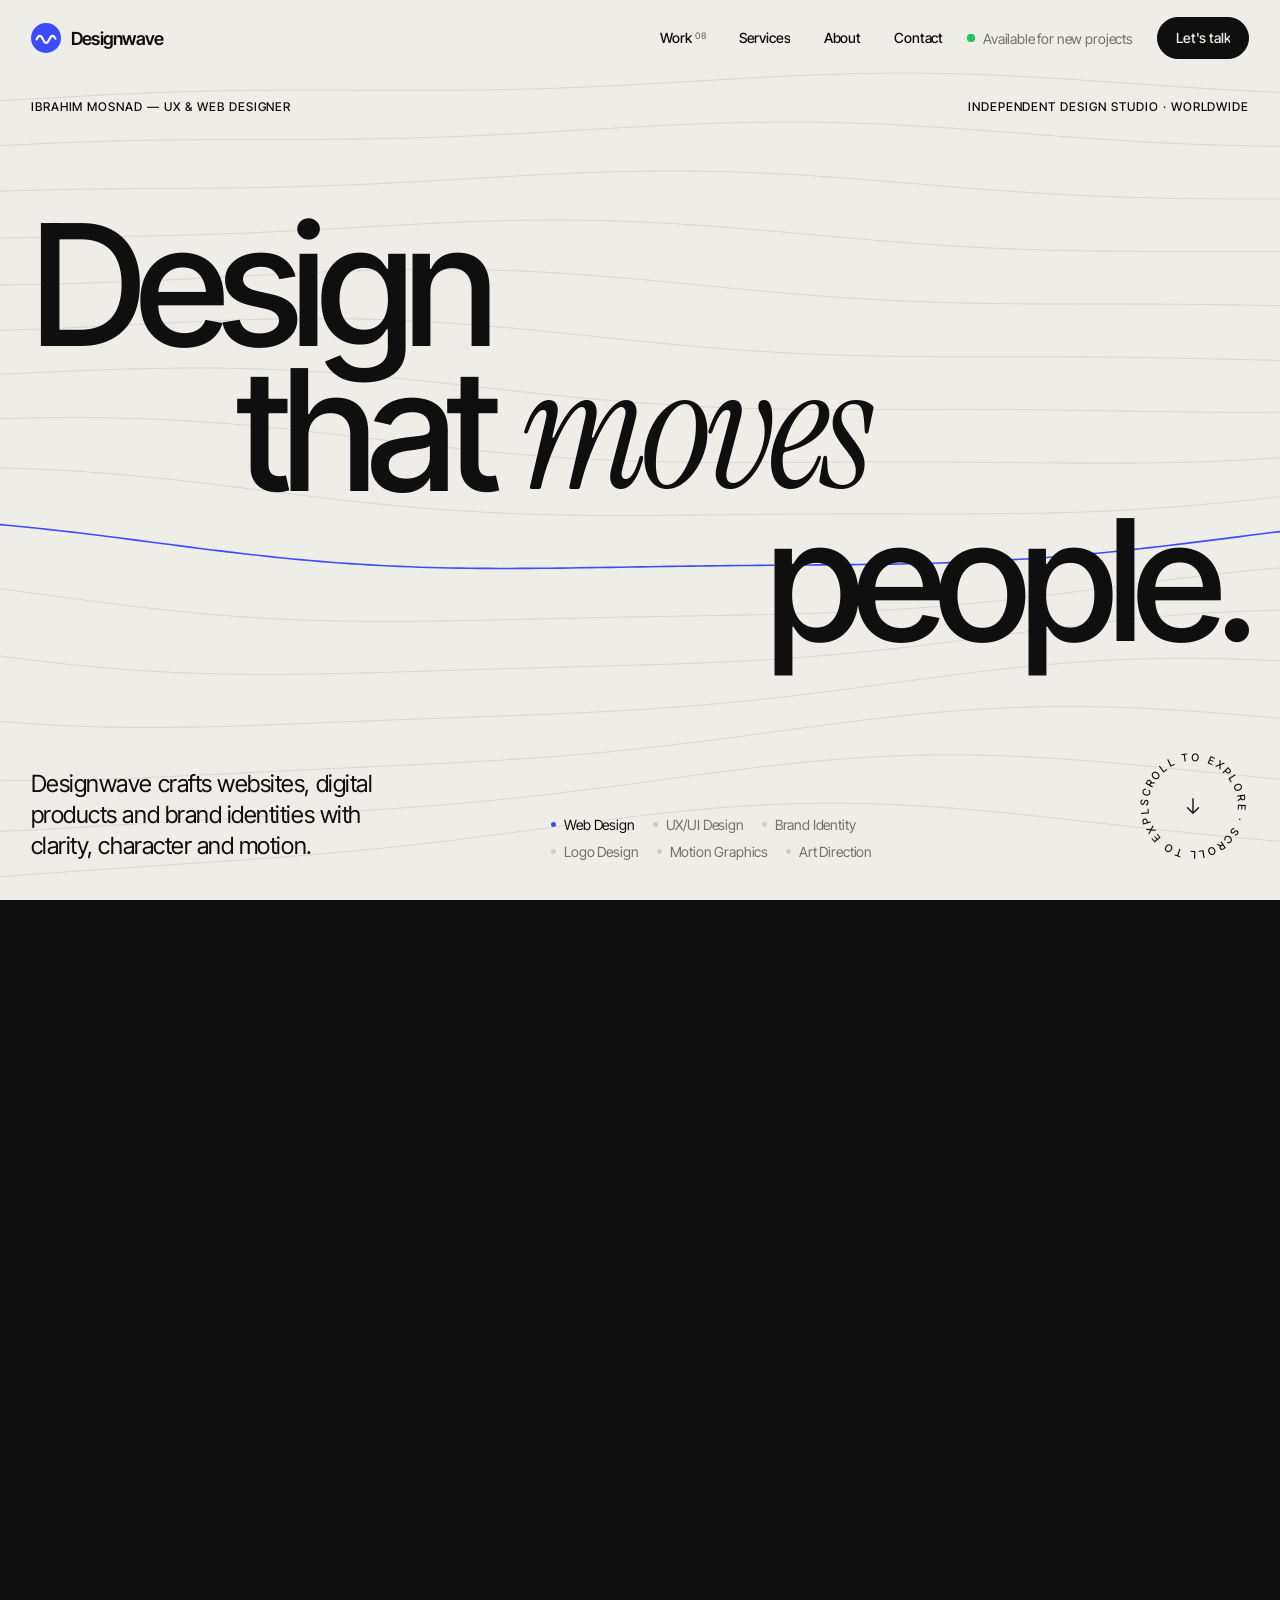
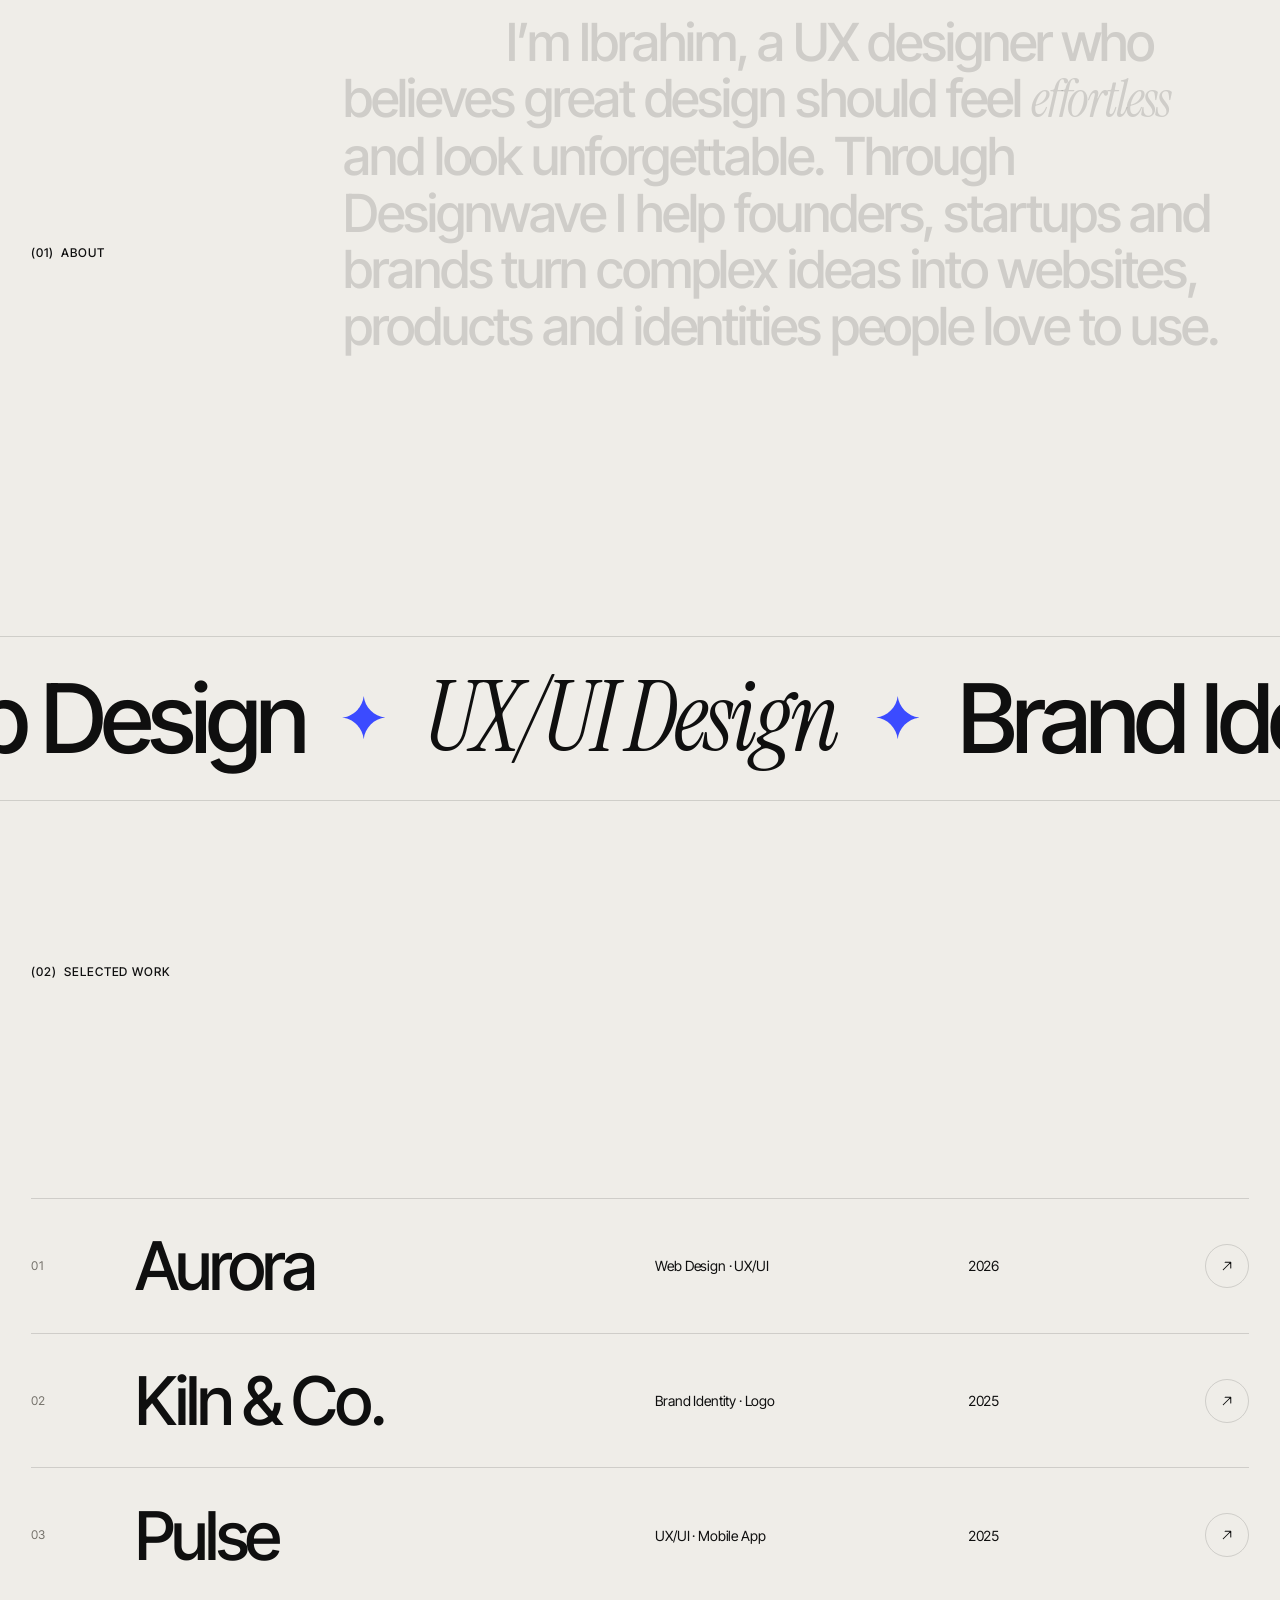
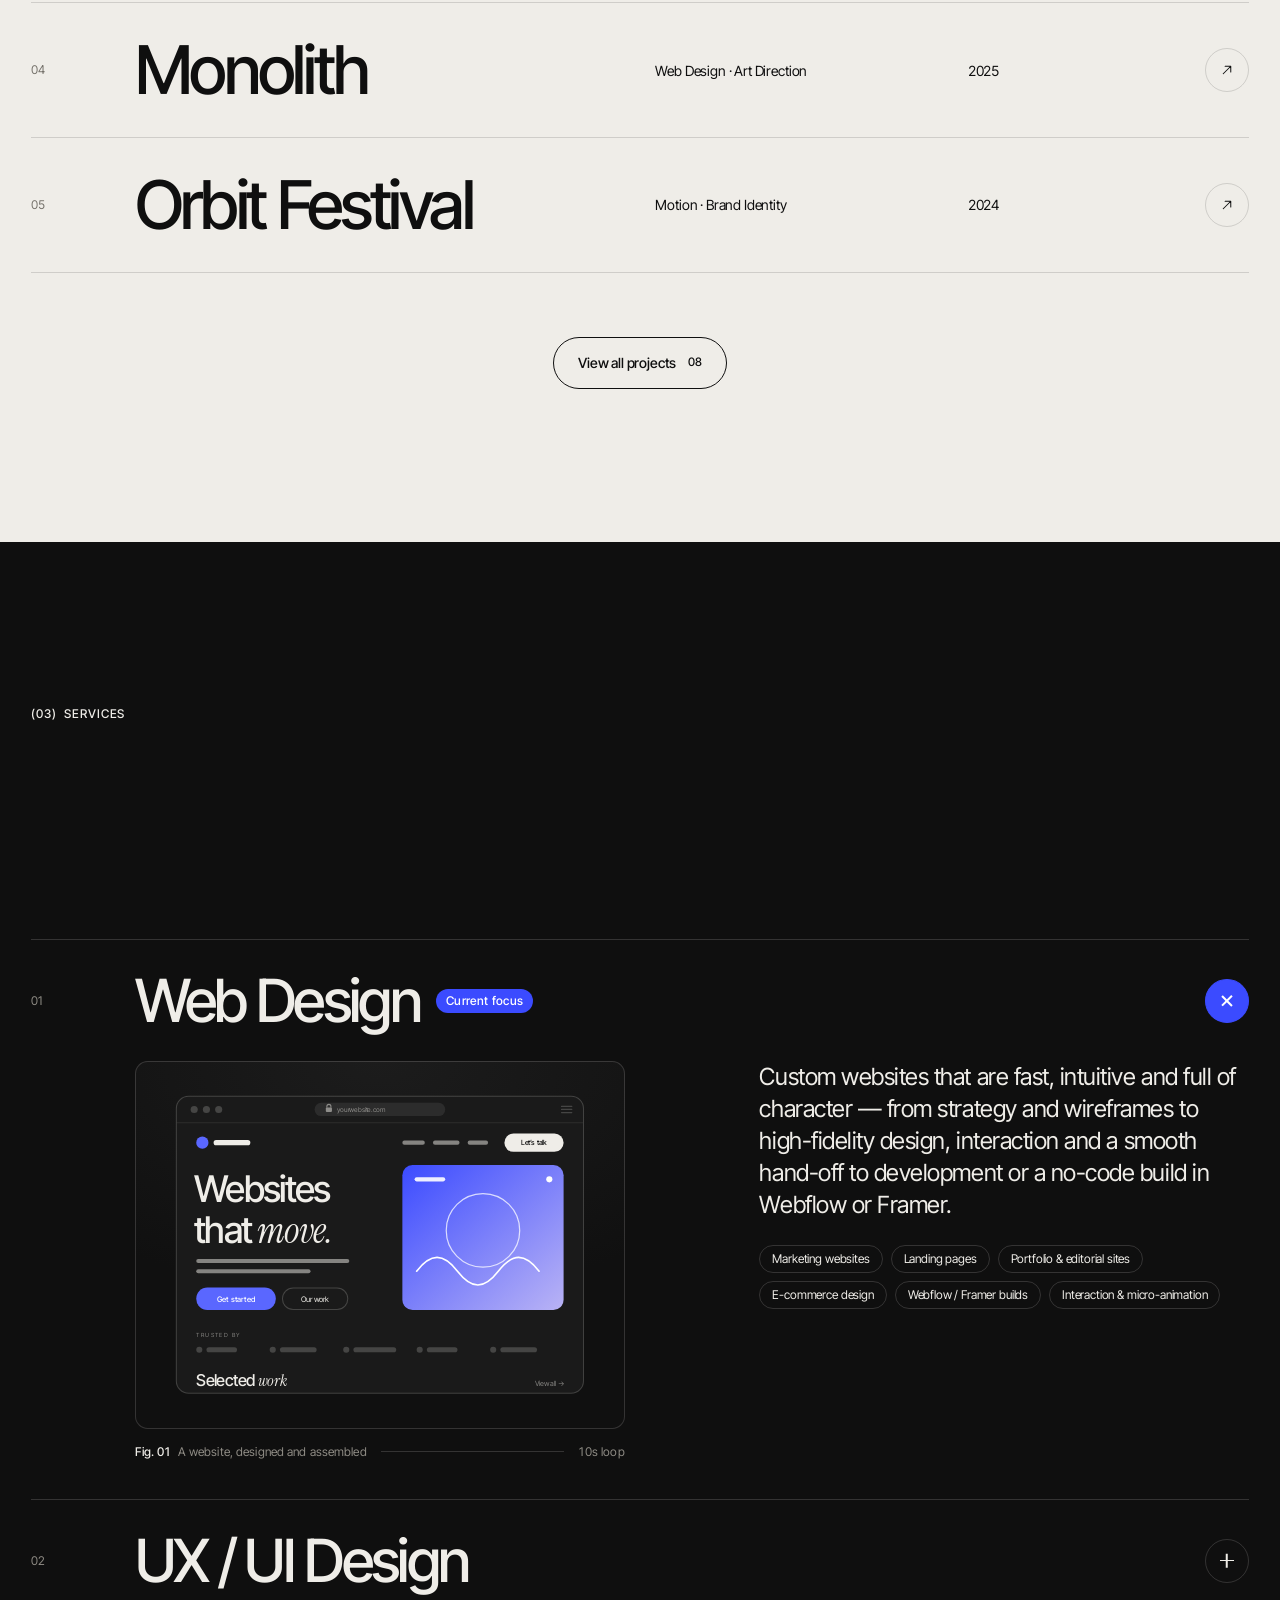
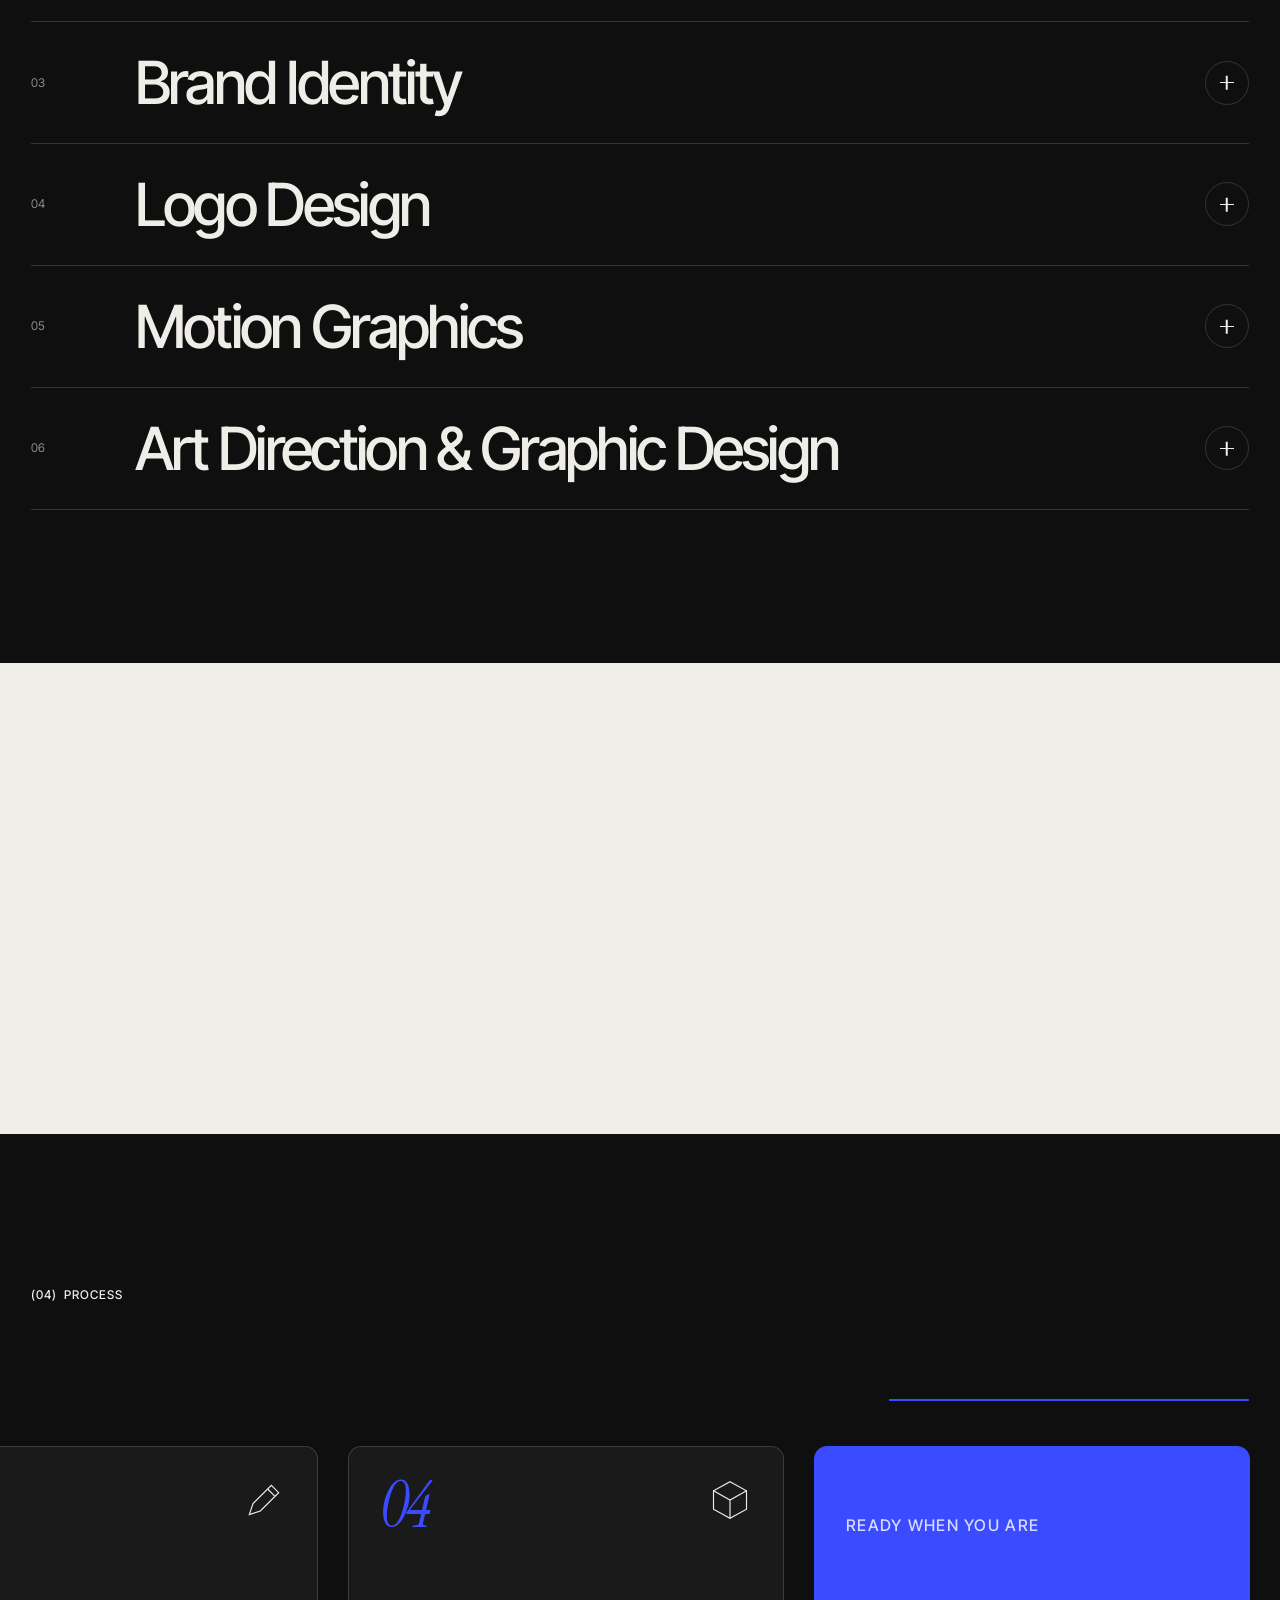
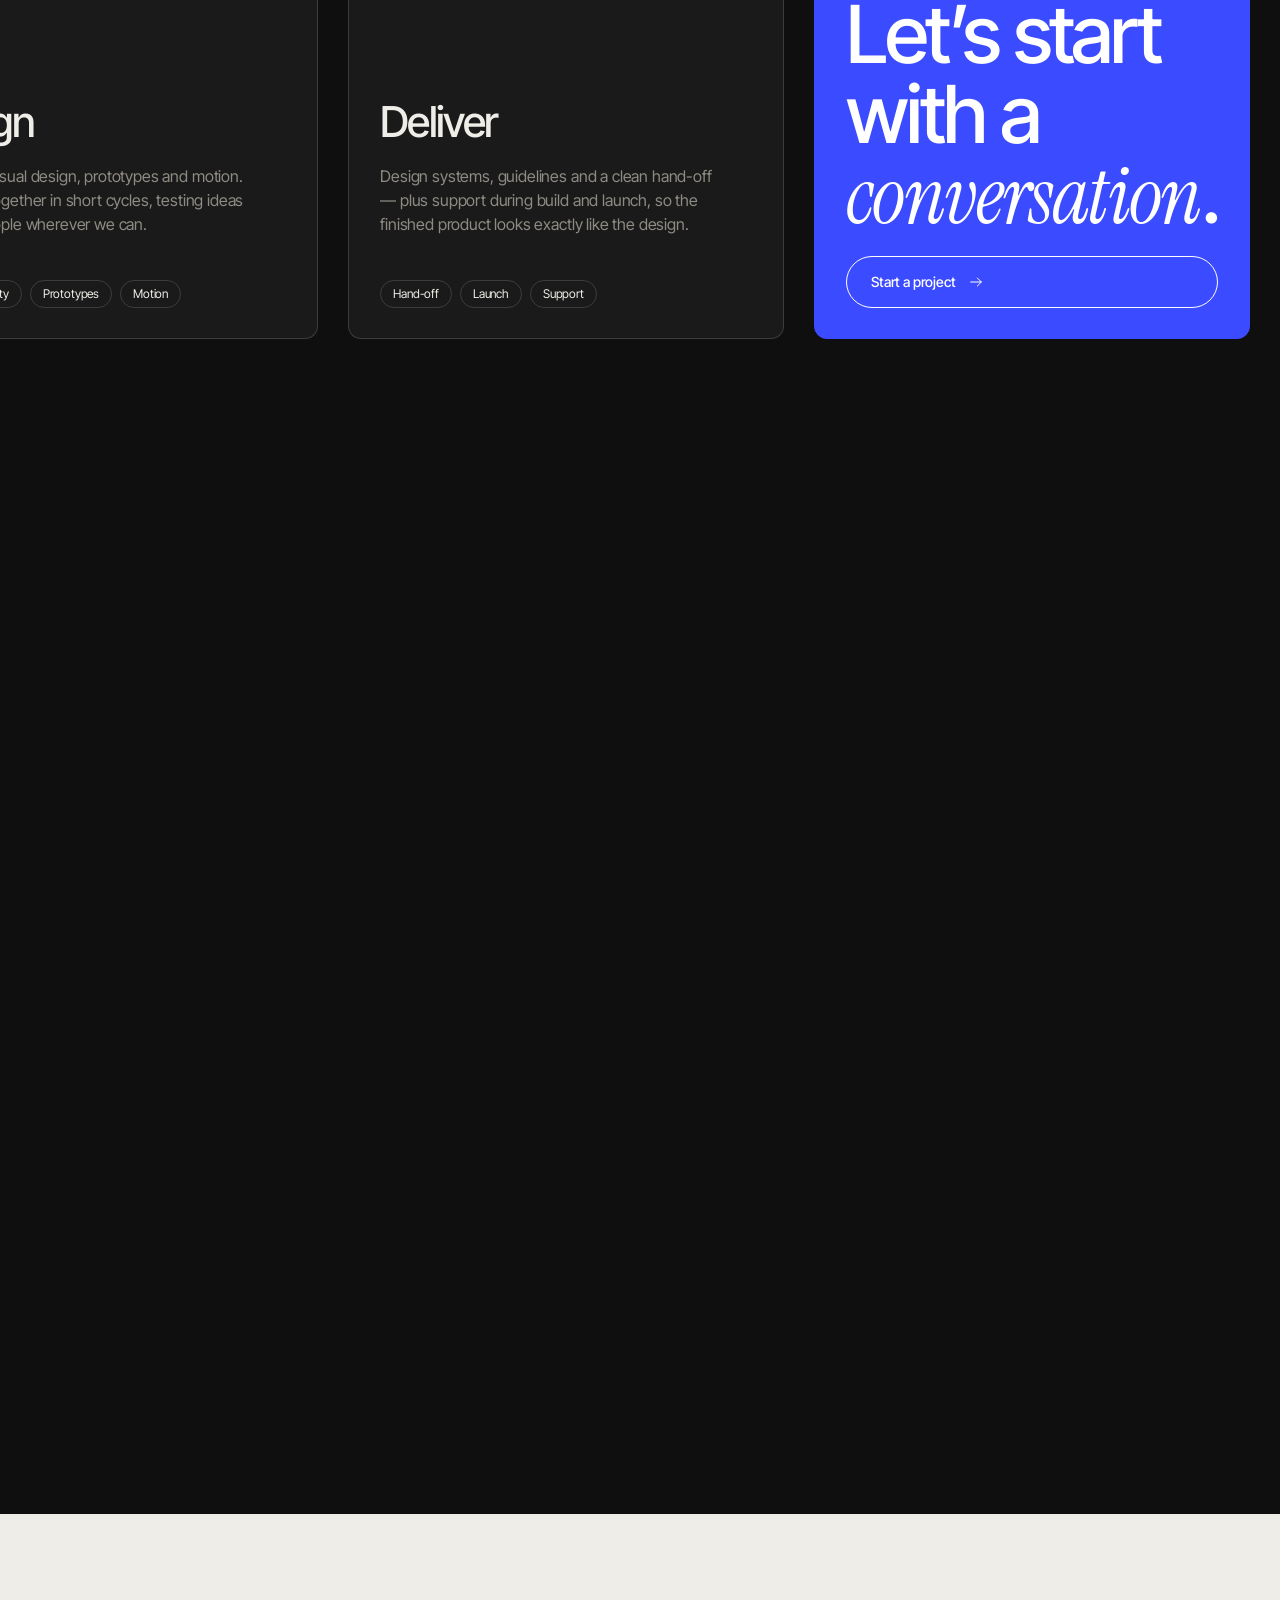
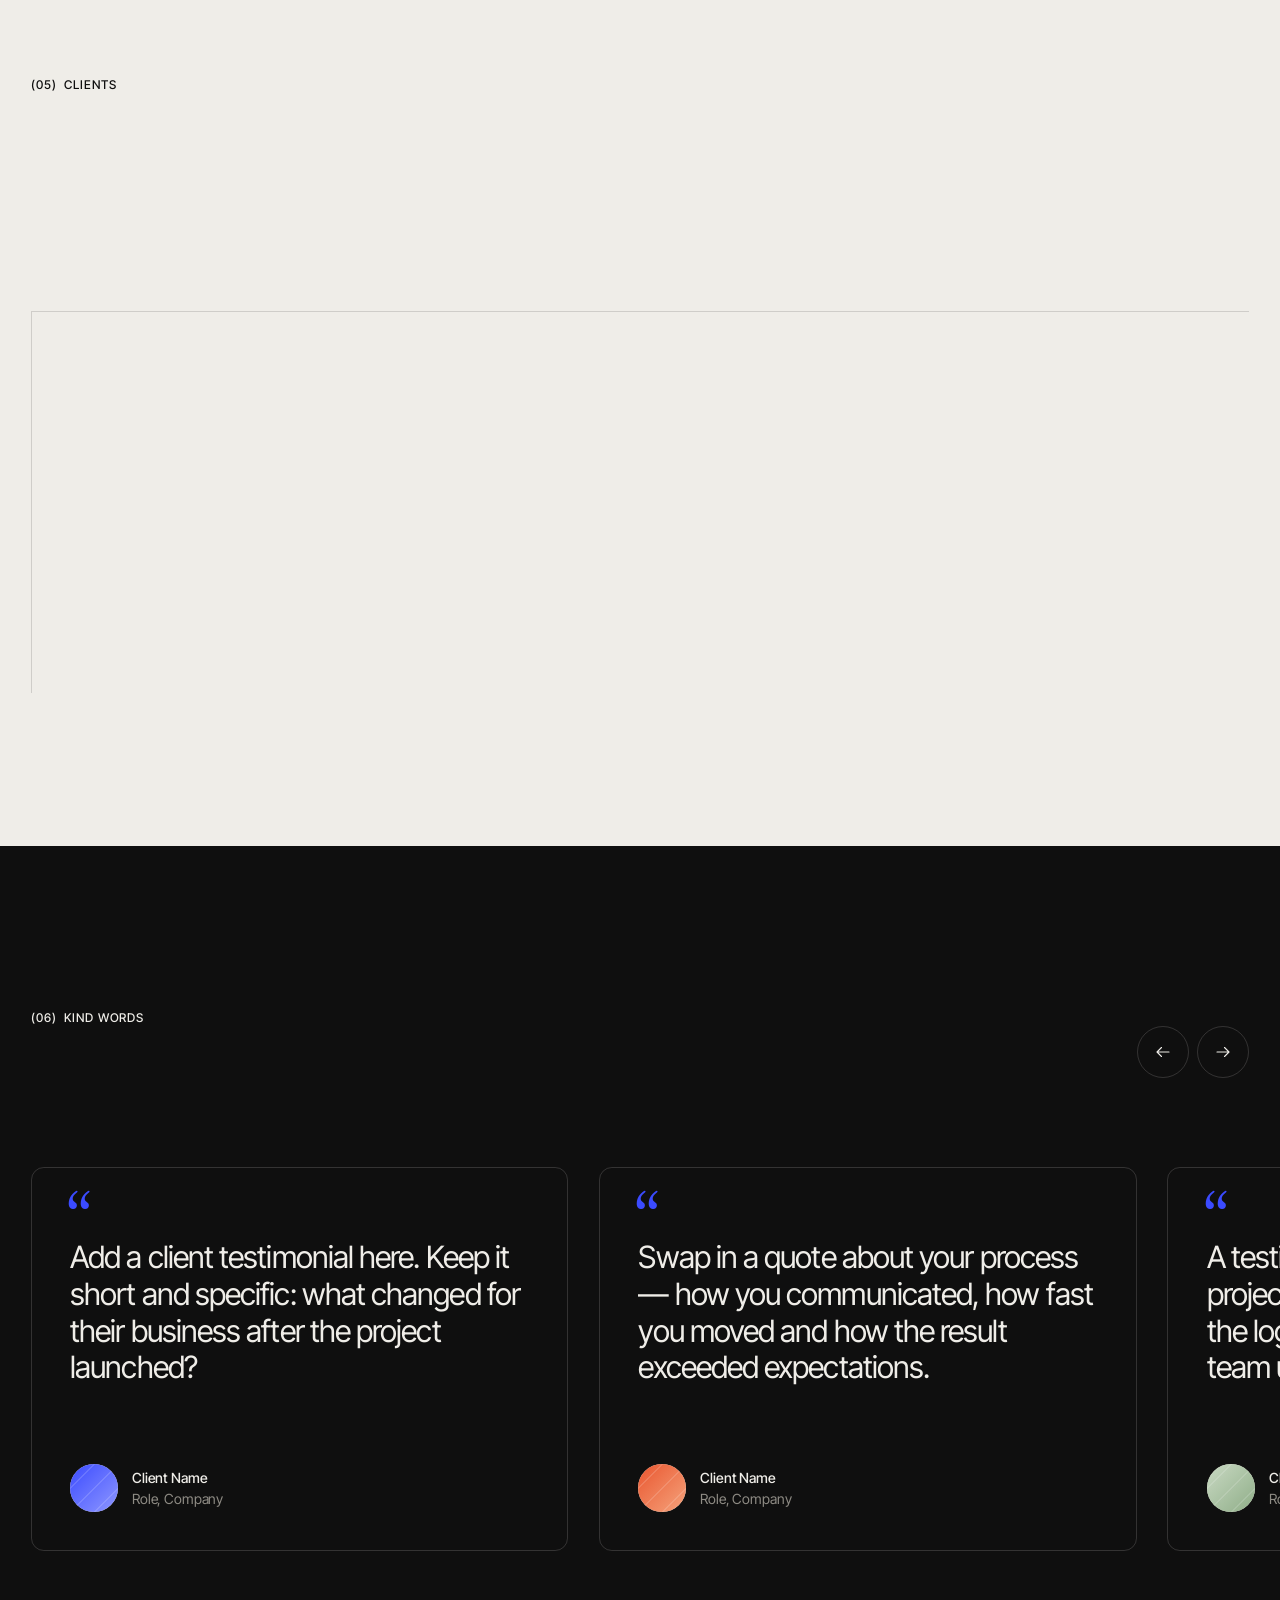
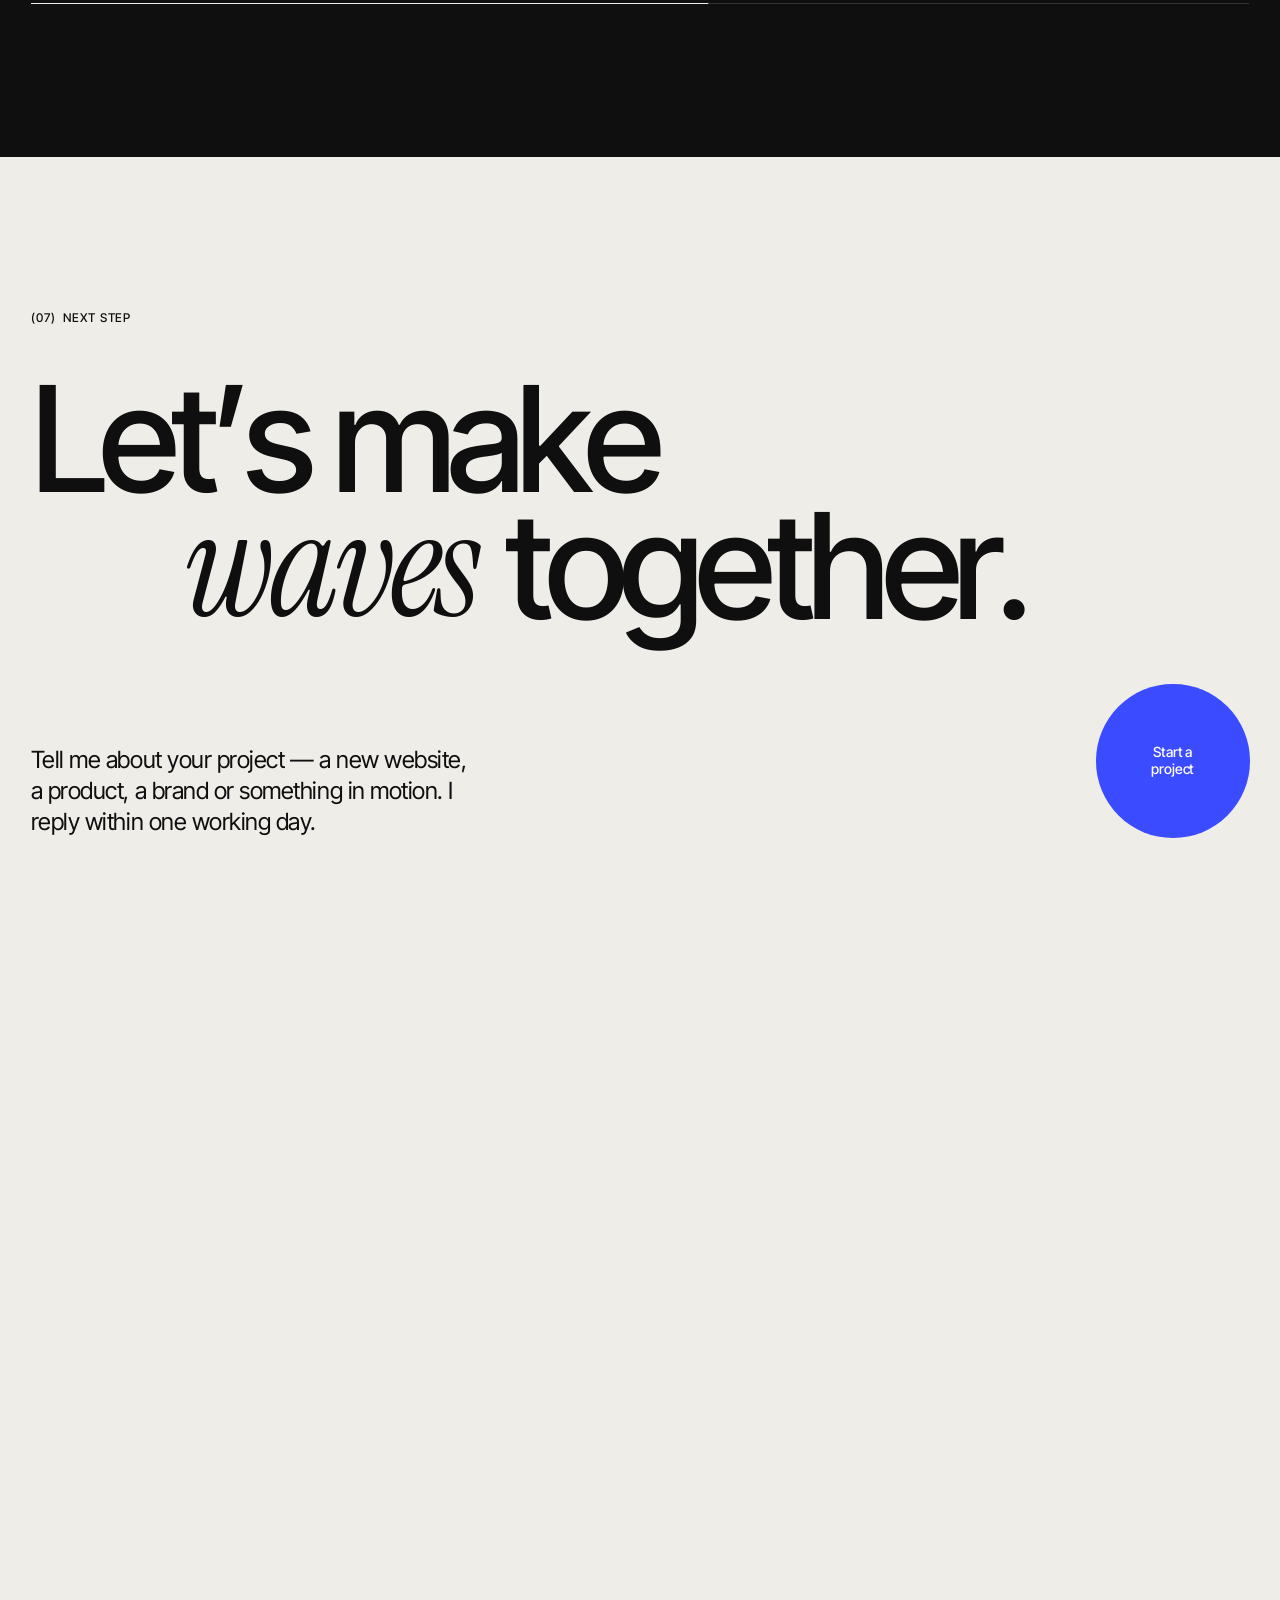
<file: index.html>
<!doctype html>
<html lang="en">
<head>
  <meta charset="utf-8">
  <meta name="viewport" content="width=device-width, initial-scale=1, viewport-fit=cover">
  <title>Designwave — Ibrahim Mosnad — UX, Web & Brand Design</title>
  <meta name="description" content="Designwave is the independent design studio of Ibrahim Mosnad — web design, UX/UI, brand identities, logo design and motion graphics.">
  <meta name="author" content="Ibrahim Mosnad">
  <meta name="theme-color" content="#efede8">
  <meta property="og:type" content="website">
  <meta property="og:site_name" content="Designwave">
  <meta property="og:title" content="Designwave — Ibrahim Mosnad — UX, Web & Brand Design">
  <meta property="og:description" content="Designwave is the independent design studio of Ibrahim Mosnad — web design, UX/UI, brand identities, logo design and motion graphics.">
  <meta name="twitter:card" content="summary_large_image">
  <link rel="icon" href="assets/img/favicon.svg" type="image/svg+xml">
  <link rel="preconnect" href="https://fonts.googleapis.com">
  <link rel="preconnect" href="https://fonts.gstatic.com" crossorigin>
  <link rel="stylesheet" href="https://fonts.googleapis.com/css2?family=Instrument+Serif:ital@0;1&amp;family=Inter+Tight:wght@400;500;600&amp;display=swap">
  <link rel="stylesheet" href="assets/css/style.css">
  <link rel="stylesheet" href="assets/css/service-anims.css">
  <link rel="stylesheet" href="assets/css/reel.css">
  <script>!function(d){var h=d.documentElement;h.classList.add('js');try{if(sessionStorage.getItem('dw-nav')){sessionStorage.removeItem('dw-nav');h.classList.add('is-entering')}else if(!sessionStorage.getItem('dw-loaded')){h.classList.add('is-preloading')}}catch(e){}}(document);</script>
  <script src="assets/js/main.js" defer></script>
</head>
<body data-page="home">

  <a class="skip-link" href="#main">Skip to content</a>

  <!-- Preloader: first visit per session -->
  <div class="preloader" aria-hidden="true">
    <div class="preloader__top">
      <span class="eyebrow">Designwave Studio</span>
      <span class="eyebrow">UX · Web · Brand · Motion</span>
    </div>
    <div class="preloader__bottom">
      <div class="preloader__brand"><span>Design<em>wave</em></span></div>
      <div class="preloader__count"><span data-count>00</span></div>
    </div>
    <div class="preloader__bar"><span></span></div>
  </div>

  <!-- Page transition curtain -->
  <div class="transition" aria-hidden="true">
    <div class="transition__panel"><div class="transition__label"><span>Home</span></div></div>
  </div>

  <!-- Custom cursor (desktop) -->
  <div class="cursor" aria-hidden="true"><div class="cursor__ring"><span class="cursor__label">View</span></div></div>
  <div class="cursor-dot" aria-hidden="true"></div>

  <header class="header" data-header>
    <a href="index.html" class="logo" aria-label="Designwave — home"><span class="logo__mark" aria-hidden="true"><svg viewBox="0 0 32 32"><circle cx="16" cy="16" r="16"/><path class="wave-path" pathLength="60" d="M6 17.5c2.2-5 4.6-5 6.8 0s4.6 5 6.8 0 4.4-4.6 6.4-1" fill="none" stroke-width="2.4" stroke-linecap="round"/></svg></span><span class="logo__word">Designwave</span></a>
    <nav class="nav" aria-label="Main">
      <a href="work.html" class="nav__link"><span class="roll"><span data-text="Work">Work</span></span><sup>08</sup></a>
      <a href="services.html" class="nav__link"><span class="roll"><span data-text="Services">Services</span></span></a>
      <a href="about.html" class="nav__link"><span class="roll"><span data-text="About">About</span></span></a>
      <a href="contact.html" class="nav__link"><span class="roll"><span data-text="Contact">Contact</span></span></a>
    </nav>
    <span class="header__status"><span class="dot" aria-hidden="true"></span>Available for new projects</span>
    <a href="contact.html" class="btn btn--sm btn--solid header__cta" data-magnetic="0.25"><span class="roll"><span data-text="Let's talk">Let's talk</span></span></a>
    <button class="menu-btn" type="button" aria-expanded="false" aria-controls="menu" aria-label="Open menu" data-menu-toggle><span class="menu-btn__lines" aria-hidden="true"></span></button>
  </header>

  <div class="menu" id="menu" data-menu>
    <nav class="menu__nav" aria-label="Mobile">
      <a href="index.html" class="menu__link" style="--i:0" aria-current="page"><span class="menu__num">01</span><span class="menu__label">Home</span></a>
      <a href="work.html" class="menu__link" style="--i:1"><span class="menu__num">02</span><span class="menu__label">Work</span></a>
      <a href="services.html" class="menu__link" style="--i:2"><span class="menu__num">03</span><span class="menu__label">Services</span></a>
      <a href="about.html" class="menu__link" style="--i:3"><span class="menu__num">04</span><span class="menu__label">About</span></a>
      <a href="contact.html" class="menu__link" style="--i:4"><span class="menu__num">05</span><span class="menu__label">Contact</span></a>
    </nav>
    <div class="menu__foot">
      <div><a href="mailto:designwave36@gmail.com" data-email>designwave36@gmail.com</a></div>
      <div class="menu__socials"><a href="https://instagram.com/" target="_blank" rel="noopener">Instagram</a><a href="https://linkedin.com/" target="_blank" rel="noopener">LinkedIn</a><a href="https://behance.net/" target="_blank" rel="noopener">Behance</a><a href="https://dribbble.com/" target="_blank" rel="noopener">Dribbble</a></div>
    </div>
  </div>

  <main id="main" tabindex="-1">

    <section class="hero" data-hero>
      <canvas class="hero__waves" data-waves="16" aria-hidden="true"></canvas>
      <div class="container hero__inner">
        <div class="hero__top">
          <p class="eyebrow" data-reveal="fade">Ibrahim Mosnad — UX &amp; Web Designer</p>
          <p class="eyebrow" data-reveal="fade" style="--d:120ms">Independent design studio · Worldwide</p>
        </div>
        <h1 class="display hero__title">
          <span class="line" data-split="chars">Design</span>
          <span class="line line--indent" data-split="chars" style="--d:120ms">that <em>moves</em></span>
          <span class="line line--right" data-split="chars" style="--d:240ms">people.</span>
        </h1>
        <div class="hero__bottom">
          <p class="hero__lead" data-split="words" style="--d:400ms">Designwave crafts websites, digital products and brand identities with clarity, character and motion.</p>
          <ul class="hero__services" data-reveal="stagger" style="--d:500ms">
            <li class="is-focus">Web Design</li>
            <li>UX/UI Design</li>
            <li>Brand Identity</li>
            <li>Logo Design</li>
            <li>Motion Graphics</li>
            <li>Art Direction</li>
          </ul>
          <a href="#reel" class="hero__scroll" data-magnetic="0.3" aria-label="Scroll to showreel" data-reveal="fade" style="--d:700ms">
            <svg class="ring" viewBox="0 0 100 100" aria-hidden="true"><defs><path id="circle-path" d="M50,50 m-40,0 a40,40 0 1,1 80,0 a40,40 0 1,1 -80,0"/></defs><text><textPath href="#circle-path">Scroll to explore · Scroll to explore ·</textPath></text></svg>
            <svg class="icon arrow" viewBox="0 0 24 24" aria-hidden="true"><path d="M12 4v16M6 14l6 6 6-6"/></svg>
          </a>
        </div>
      </div>
    </section>

    <section class="reel" id="reel" data-reel aria-label="Showreel">
      <div class="reel__sticky">
        <!-- One-line showreel: a single stroke draws every discipline, then becomes the Designwave logo.
             Scenes and timing are generated into this SVG + the JSON below; playback lives in main.js (initLineReel). -->
        <div class="reel__frame" data-line-reel data-state="idle" data-cursor="view" data-cursor-label="Play">
          <svg class="rl-svg" aria-hidden="true" focusable="false">
            <defs>
              <linearGradient id="rl-g-blue" x1="0" y1="0" x2="1" y2="1"><stop offset="0" stop-color="#3b4bff"/><stop offset="1" stop-color="#b9b3f5"/></linearGradient>
              <linearGradient id="rl-g-warm" x1="0" y1="0" x2="1" y2="1"><stop offset="0" stop-color="#ee6a44"/><stop offset="1" stop-color="#f1d86a"/></linearGradient>
              <radialGradient id="rl-g-halo"><stop offset="0" stop-color="#3b4bff" stop-opacity=".35"/><stop offset="1" stop-color="#3b4bff" stop-opacity="0"/></radialGradient>
              <pattern id="rl-grid" width="80" height="80" patternUnits="userSpaceOnUse"><circle cx="40" cy="40" r="1.8" fill="#efede8" fill-opacity=".07"/></pattern>
            </defs>
            <g class="rl-world">
              <rect x="-2000" y="-1000" width="11000" height="5000" fill="url(#rl-grid)"/>
              <g class="rl-journey">
                <g class="rl-back"><rect class="rl-fx rl-panel" data-fx="ux:0.16" x="240" y="655" width="150" height="90" rx="18"/><rect class="rl-fx rl-panel" data-fx="ux:0.3" x="460" y="525" width="150" height="90" rx="18"/><rect class="rl-fx rl-panel" data-fx="ux:0.44" x="460" y="785" width="150" height="90" rx="18"/><rect class="rl-fx rl-screen" data-fx="ux:0.5" x="760" y="460" width="240" height="480" rx="40"/><rect class="rl-fx rl-panel" data-fx="web:0.2" x="1460" y="1040" width="780" height="480" rx="20"/><rect class="rl-fx" data-fx="web:0.62" x="1880" y="1140" width="320" height="230" rx="14" fill="url(#rl-g-blue)"/><path class="rl-fx" data-fx="c2:0.05" d="M1510 1422a12 12 0 0 1 12-12h186a12 12 0 0 1 12 12v42H1510z" fill="#ee6a44" fill-opacity=".85"/><path class="rl-fx" data-fx="c2:0.16999999999999998" d="M1745 1422a12 12 0 0 1 12-12h186a12 12 0 0 1 12 12v42H1745z" fill="#8fb489" fill-opacity=".85"/><path class="rl-fx" data-fx="c2:0.29" d="M1980 1422a12 12 0 0 1 12-12h186a12 12 0 0 1 12 12v42H1980z" fill="#b9b3f5" fill-opacity=".85"/><path class="rl-fx rl-acf" data-fx="brand:0.22" d="M2680 700a170 170 0 0 1 340 0z"/><circle class="rl-fx rl-fx--pop" data-fx="brand:0.6" cx="3160" cy="540" r="45" fill="#5a67ff"/><circle class="rl-fx rl-fx--pop" data-fx="brand:0.6599999999999999" cx="3280" cy="540" r="45" fill="#ee6a44"/><circle class="rl-fx rl-fx--pop" data-fx="brand:0.72" cx="3400" cy="540" r="45" fill="#f1d86a"/><rect class="rl-fx" data-fx="brand:0.95" x="3140" y="670" width="300" height="170" rx="12" fill="#efede8"/><rect class="rl-fx rl-panel" data-fx="motion:0.12" x="3840" y="1040" width="300" height="180" rx="16"/><rect class="rl-fx" data-fx="art:0.34" x="5300" y="488" width="300" height="424" fill="#3b4bff"/><circle class="rl-fx rl-fx--pop" data-fx="art:0.5" cx="5450" cy="650" r="70" fill="#ee6a44"/><rect class="rl-fx" data-fx="art:0.14" x="5060" y="530" width="160" height="120" rx="10" fill="url(#rl-g-warm)"/><rect class="rl-fx rl-panel" data-fx="journal:0.12" x="6260" y="1030" width="780" height="500" rx="18"/><rect class="rl-fx" data-fx="journal:0.36" x="6300" y="1130" width="380" height="200" rx="12" fill="url(#rl-g-blue)"/><circle class="rl-fx rl-fx--pop" data-fx="journal:0.7" cx="6740" cy="1292" r="18" fill="#b9b3f5"/><path class="rl-fx" data-fx="finale:0.04" d="M6300 1380a10 10 0 0 1 10-10h210a10 10 0 0 1 10 10v58H6300z" fill="#ee6a44" fill-opacity=".85"/><path class="rl-fx" data-fx="finale:0.09" d="M6550 1380a10 10 0 0 1 10-10h210a10 10 0 0 1 10 10v58H6550z" fill="#8fb489" fill-opacity=".85"/><path class="rl-fx" data-fx="finale:0.14" d="M6800 1380a10 10 0 0 1 10-10h210a10 10 0 0 1 10 10v58H6800z" fill="#b9b3f5" fill-opacity=".85"/></g>
                <g class="rl-lines">
        <path class="rl-seg" data-seg="intro" d="M-500 700Q-450 608 -400 700Q-350 792 -300 700Q-250 608 -200 700Q-150 792 -100 700Q-50 608 0 700Q50 792 100 700Q150 608 200 700"/>
        <path class="rl-seg" data-seg="ux" d="M200 700L240 700L240 700L240 673A18 18 0 0 1 258 655L315 655L372 655A18 18 0 0 1 390 673L390 700L390 727A18 18 0 0 1 372 745L315 745L258 745A18 18 0 0 1 240 727L240 700L240 673A18 18 0 0 1 258 655L315 655L372 655A18 18 0 0 1 390 673L390 700C422 700 426 570 456 570L460 570L447.6 576.6L460 570L447.6 563.4L460 570L460 570L460 543A18 18 0 0 1 478 525L535 525L592 525A18 18 0 0 1 610 543L610 570L610 597A18 18 0 0 1 592 615L535 615L478 615A18 18 0 0 1 460 597L460 570L460 543A18 18 0 0 1 478 525L535 525L592 525A18 18 0 0 1 610 543L610 570L610 597A18 18 0 0 1 592 615L535 615L535 785L528.4 772.6L535 785L541.6 772.6L535 785L535 785L592 785A18 18 0 0 1 610 803L610 830L610 857A18 18 0 0 1 592 875L535 875L478 875A18 18 0 0 1 460 857L460 830L460 803A18 18 0 0 1 478 785L535 785L592 785A18 18 0 0 1 610 803L610 830C670 830 700 700 756 700L760 700L747.6 706.6L760 700L747.6 693.4L760 700L760 700L760 500A40 40 0 0 1 800 460L880 460L960 460A40 40 0 0 1 1000 500L1000 700L1000 900A40 40 0 0 1 960 940L880 940L800 940A40 40 0 0 1 760 900L760 700L760 500A40 40 0 0 1 800 460L880 460L852 460L856 474L904 474L908 460L960 460A40 40 0 0 1 1000 500L1000 530L760 530L760 560L1000 560L760 720L1000 720L760 560L760 750L960 750A13 13 0 0 1 960 776L785 776A13 13 0 0 0 785 802L900 802C900 828 880 824 880 850L880 850L948 850A22 22 0 0 1 970 872L970 872L970 872A22 22 0 0 1 948 894L880 894L812 894A22 22 0 0 1 790 872L790 872L790 872A22 22 0 0 1 812 850L880 850L948 850A22 22 0 0 1 970 872L970 872L1000 872C1050 872 1050 700 1100 700"/>
        <path class="rl-seg" data-seg="c1" d="M1100 700C1250 700 1250 1280 1400 1280"/>
        <path class="rl-seg" data-seg="web" d="M1400 1280L1460 1280L1460 1280L1460 1060A20 20 0 0 1 1480 1040L1850 1040L2220 1040A20 20 0 0 1 2240 1060L2240 1280L2240 1500A20 20 0 0 1 2220 1520L1850 1520L1480 1520A20 20 0 0 1 1460 1500L1460 1280L1460 1060A20 20 0 0 1 1480 1040L1850 1040L2220 1040A20 20 0 0 1 2240 1060L2240 1280L2240 1090L1460 1090L1460 1160L1830 1160A22.5 22.5 0 0 1 1830 1205L1510 1205A22.5 22.5 0 0 0 1510 1250L1780 1250C1780 1280 1580 1270 1580 1300L1580 1300L1628 1300A22 22 0 0 1 1650 1322L1650 1322L1650 1322A22 22 0 0 1 1628 1344L1580 1344L1532 1344A22 22 0 0 1 1510 1322L1510 1322L1510 1322A22 22 0 0 1 1532 1300L1580 1300L1628 1300A22 22 0 0 1 1650 1322L1650 1322C1730 1322 1800 1255 1880 1255L1880 1255L1880 1154A14 14 0 0 1 1894 1140L2040 1140L2186 1140A14 14 0 0 1 2200 1154L2200 1255L2200 1356A14 14 0 0 1 2186 1370L2040 1370L1894 1370A14 14 0 0 1 1880 1356L1880 1255L1880 1330L1960 1270L2010 1315L2060 1250L2200 1350C2235 1350 2235 1455 2190 1455L2190 1455L2190 1488A12 12 0 0 1 2178 1500L2085 1500L1992 1500A12 12 0 0 1 1980 1488L1980 1455L1980 1422A12 12 0 0 1 1992 1410L2085 1410L2178 1410A12 12 0 0 1 2190 1422L2190 1455L2190 1488A12 12 0 0 1 2178 1500L2085 1500L1992 1500A12 12 0 0 1 1980 1488L1980 1455L1955 1455L1955 1455L1955 1488A12 12 0 0 1 1943 1500L1850 1500L1757 1500A12 12 0 0 1 1745 1488L1745 1455L1745 1422A12 12 0 0 1 1757 1410L1850 1410L1943 1410A12 12 0 0 1 1955 1422L1955 1455L1955 1488A12 12 0 0 1 1943 1500L1850 1500L1757 1500A12 12 0 0 1 1745 1488L1745 1455L1720 1455L1720 1455L1720 1488A12 12 0 0 1 1708 1500L1615 1500L1522 1500A12 12 0 0 1 1510 1488L1510 1455L1510 1422A12 12 0 0 1 1522 1410L1615 1410L1708 1410A12 12 0 0 1 1720 1422L1720 1455L1720 1488A12 12 0 0 1 1708 1500L1615 1500L1522 1500A12 12 0 0 1 1510 1488L1510 1455L1510 1520L2220 1520A20 20 0 0 0 2240 1500L2240 1280L2300 1280"/>
        <path class="rl-seg" data-seg="c2" d="M2300 1280C2450 1280 2450 700 2600 700"/>
        <path class="rl-seg" data-seg="brand" d="M2600 700L2680 700A170 170 0 0 1 3020 700A170 170 0 0 1 2680 700L3020 700A170 170 0 0 1 3015.2 740L2684.8 740A170 170 0 0 0 2700 780L3000 780A170 170 0 0 1 2970.4 820L2729.6 820A170 170 0 0 0 3020 700C3070 700 3070 540 3115 540A45 45 0 0 1 3205 540A45 45 0 0 1 3115 540A45 45 0 0 1 3205 540L3235 540A45 45 0 0 1 3325 540A45 45 0 0 1 3235 540A45 45 0 0 1 3325 540L3355 540A45 45 0 0 1 3445 540A45 45 0 0 1 3355 540A45 45 0 0 1 3445 540C3485 540 3485 755 3440 755L3440 755L3440 828A12 12 0 0 1 3428 840L3290 840L3152 840A12 12 0 0 1 3140 828L3140 755L3140 682A12 12 0 0 1 3152 670L3290 670L3428 670A12 12 0 0 1 3440 682L3440 755C3470 755 3470 700 3500 700"/>
        <path class="rl-seg" data-seg="c3" d="M3500 700C3650 700 3650 1280 3800 1280"/>
        <path class="rl-seg" data-seg="motion" d="M3800 1280C3820 1280 3812 1130 3840 1130L3840 1130L3840 1056A16 16 0 0 1 3856 1040L3990 1040L4124 1040A16 16 0 0 1 4140 1056L4140 1130L4140 1204A16 16 0 0 1 4124 1220L3990 1220L3856 1220A16 16 0 0 1 3840 1204L3840 1130L3840 1200C3970 1200 4010 1060 4140 1060L4140 1130C4195 1130 4245 1300 4270 1460Q4345 1140 4420 1460Q4470 1260 4520 1460Q4555 1360 4590 1460Q4615 1420 4640 1460L4668 1460C4695 1460 4695 1300 4700 1280"/>
        <path class="rl-seg" data-seg="c4" d="M4700 1280C4850 1280 4850 700 5000 700"/>
        <path class="rl-seg" data-seg="art" d="M5000 700C5030 700 5030 590 5060 590L5060 590L5060 540A10 10 0 0 1 5070 530L5140 530L5210 530A10 10 0 0 1 5220 540L5220 590L5220 640A10 10 0 0 1 5210 650L5140 650L5070 650A10 10 0 0 1 5060 640L5060 590L5060 540A10 10 0 0 1 5070 530L5140 530L5210 530A10 10 0 0 1 5220 540L5220 590C5260 590 5260 700 5300 700L5300 700L5300 488L5450 488L5600 488L5600 700L5600 912L5450 912L5300 912L5300 700L5300 720L5450 720A70 70 0 0 1 5450 580A70 70 0 0 1 5450 720L5600 720L5600 760Q5575 746 5550 760Q5525 774 5500 760Q5475 746 5450 760Q5425 774 5400 760Q5375 746 5350 760Q5325 774 5300 760L5300 790Q5325 776 5350 790Q5375 804 5400 790Q5425 776 5450 790Q5475 804 5500 790Q5525 776 5550 790Q5575 804 5600 790L5600 890L5330 890L5600 890L5600 912C5750 912 5780 700 5900 700"/>
        <path class="rl-seg" data-seg="c5" d="M5900 700C6050 700 6050 1280 6200 1280"/>
        <path class="rl-seg" data-seg="journal" d="M6200 1280L6260 1280L6260 1280L6260 1048A18 18 0 0 1 6278 1030L6650 1030L7022 1030A18 18 0 0 1 7040 1048L7040 1280L7040 1512A18 18 0 0 1 7022 1530L6650 1530L6278 1530A18 18 0 0 1 6260 1512L6260 1280L6260 1048A18 18 0 0 1 6278 1030L6650 1030L7022 1030A18 18 0 0 1 7040 1048L7040 1280L7040 1100L6260 1100L6260 1230L6300 1230L6300 1230L6300 1142A12 12 0 0 1 6312 1130L6490 1130L6668 1130A12 12 0 0 1 6680 1142L6680 1230L6680 1318A12 12 0 0 1 6668 1330L6490 1330L6312 1330A12 12 0 0 1 6300 1318L6300 1230L6300 1142A12 12 0 0 1 6312 1130L6490 1130L6668 1130A12 12 0 0 1 6680 1142L6680 1230C6700 1230 6700 1160 6720 1160L7000 1160A20 20 0 0 1 7000 1200L6720 1200A20 20 0 0 0 6720 1240L6920 1240C6920 1275 6800 1292 6758 1292A18 18 0 0 1 6722 1292A18 18 0 0 1 6758 1292C6758 1340 6415 1330 6415 1370L6415 1370L6520 1370A10 10 0 0 1 6530 1380L6530 1435L6530 1490A10 10 0 0 1 6520 1500L6415 1500L6310 1500A10 10 0 0 1 6300 1490L6300 1435L6300 1380A10 10 0 0 1 6310 1370L6415 1370L6520 1370A10 10 0 0 1 6530 1380L6530 1435L6550 1435L6550 1435L6550 1380A10 10 0 0 1 6560 1370L6665 1370L6770 1370A10 10 0 0 1 6780 1380L6780 1435L6780 1490A10 10 0 0 1 6770 1500L6665 1500L6560 1500A10 10 0 0 1 6550 1490L6550 1435L6550 1380A10 10 0 0 1 6560 1370L6665 1370L6770 1370A10 10 0 0 1 6780 1380L6780 1435L6800 1435L6800 1435L6800 1380A10 10 0 0 1 6810 1370L6915 1370L7020 1370A10 10 0 0 1 7030 1380L7030 1435L7030 1490A10 10 0 0 1 7020 1500L6915 1500L6810 1500A10 10 0 0 1 6800 1490L6800 1435L6800 1380A10 10 0 0 1 6810 1370L6915 1370L7020 1370A10 10 0 0 1 7030 1380L7030 1435L7040 1435L7040 1280L7100 1280"/>
        <path class="rl-seg" data-seg="finale" d="M7100 1280C7700 1280 5400 2150 3950 2150"/>
                </g>
                <g class="rl-front"><text class="rl-fx rl-fx--up rl-mono rl-mu" data-fx="ux:0.04" x="240" y="394" font-size="19">◇  checkout-flow.fig</text><g class="rl-fx rl-fx--up" data-fx="ux:0.2"><circle class="rl-ac" cx="266" cy="700" r="6"/><text class="rl-fg" x="282" y="707" font-size="21" font-weight="500">Discover</text></g><g class="rl-fx rl-fx--up" data-fx="ux:0.33999999999999997"><circle class="rl-ac" cx="486" cy="570" r="6"/><text class="rl-fg" x="502" y="577" font-size="21" font-weight="500">Browse</text></g><g class="rl-fx rl-fx--up" data-fx="ux:0.48"><circle class="rl-ac" cx="486" cy="830" r="6"/><text class="rl-fg" x="502" y="837" font-size="21" font-weight="500">Checkout</text></g><g class="rl-fx" data-fx="c1:0.05"><rect x="760" y="560" width="240" height="160" fill="url(#rl-g-blue)"/><circle cx="930" cy="615" r="22" fill="#f1d86a"/><path d="M760 700c40-30 70-30 110-6s70 20 130-18V720H760z" fill="#131313" fill-opacity=".35"/></g><g class="rl-fx rl-fx--pop" data-fx="c1:0.25"><rect class="rl-acf" x="790" y="850" width="180" height="44" rx="22"/><text x="880" y="879" font-size="18" font-weight="500" fill="#fff" text-anchor="middle">Continue</text></g><text class="rl-fx rl-fx--up rl-fg" data-fx="c1:0.15" x="782" y="552" font-size="15" font-weight="600">9:41</text><text class="rl-fx rl-fx--up rl-mono rl-mu" data-fx="web:0.04" x="1440" y="974" font-size="19">◇  home — desktop 1440</text><g class="rl-fx" data-fx="web:0.24"><circle class="rl-mu2f" cx="1495" cy="1065" r="7"/><circle class="rl-mu2f" cx="1520" cy="1065" r="7"/><circle class="rl-mu2f" cx="1545" cy="1065" r="7"/><rect class="rl-panel2" x="1740" y="1053" width="220" height="24" rx="12"/><circle class="rl-acf" cx="1510" cy="1118" r="9"/><rect class="rl-mu2f" x="2020" y="1115" width="44" height="6" rx="3"/><rect class="rl-mu2f" x="2080" y="1115" width="44" height="6" rx="3"/><rect class="rl-mu2f" x="2140" y="1115" width="44" height="6" rx="3"/></g><circle class="rl-fx rl-fx--pop" data-fx="web:0.66" cx="2120" cy="1200" r="24" fill="#f1d86a"/><g class="rl-fx rl-fx--pop" data-fx="web:0.5"><rect class="rl-acf" x="1510" y="1300" width="140" height="44" rx="22"/><text x="1580" y="1328" font-size="17" font-weight="500" fill="#fff" text-anchor="middle">Get started</text></g><text class="rl-fx rl-fx--up rl-mono rl-mu" data-fx="brand:0.04" x="2640" y="394" font-size="19">◇  brand-guidelines.pdf</text><text class="rl-fx rl-fx--up rl-mono rl-mu" data-fx="brand:0.64" x="3160" y="616" font-size="16" text-anchor="middle">#5A67FF</text><text class="rl-fx rl-fx--up rl-mono rl-mu" data-fx="brand:0.7" x="3280" y="616" font-size="16" text-anchor="middle">#EE6A44</text><text class="rl-fx rl-fx--up rl-mono rl-mu" data-fx="brand:0.76" x="3400" y="616" font-size="16" text-anchor="middle">#F1D86A</text><g class="rl-fx rl-fx--up" data-fx="c3:0.1"><path d="M3170 732a26 26 0 0 1 52 0z" class="rl-acf"/><rect class="rl-acf" x="3170" y="736" width="52" height="5"/><rect class="rl-acf" x="3174" y="745" width="44" height="5"/><text x="3170" y="800" font-size="30" font-weight="600" fill="#131313" letter-spacing="-1">Lumen</text><rect x="3320" y="778" width="90" height="5" rx="2.5" fill="#131313" fill-opacity=".4"/><rect x="3320" y="792" width="64" height="5" rx="2.5" fill="#131313" fill-opacity=".4"/></g><g class="rl-fx rl-fx--up" data-fx="c3:0.3"><text class="rl-fg rl-serif" x="3140" y="932" font-size="78">Aa</text><text class="rl-mono rl-mu" x="3250" y="908" font-size="15">Instrument Serif</text><text class="rl-mono rl-mu" x="3250" y="930" font-size="15">Inter Tight</text></g><text class="rl-fx rl-fx--up rl-mono rl-mu" data-fx="motion:0.04" x="3840" y="974" font-size="19">◇  bounce-study — 24 fps</text><g class="rl-fx" data-fx="motion:0.3"><path d="M3840 1200H3970M4140 1060H4010" class="rl-acs" stroke-width="2"/><circle cx="3970" cy="1200" r="7" class="rl-acf"/><circle cx="4010" cy="1060" r="7" class="rl-acf"/><text class="rl-mono rl-mu" x="3856" y="1068" font-size="14">ease-in-out</text></g><path class="rl-fx rl-mu2s" data-fx="motion:0.55" d="M4240 1462H4680" stroke-width="2"/><ellipse class="rl-fx rl-fx--pop" data-fx="motion:0.62" cx="4200" cy="1190" rx="16" ry="16" fill="#5a67ff" fill-opacity="0.2"/><ellipse class="rl-fx rl-fx--pop" data-fx="motion:0.665" cx="4256" cy="1385" rx="13" ry="19" fill="#5a67ff" fill-opacity="0.3"/><ellipse class="rl-fx rl-fx--pop" data-fx="motion:0.71" cx="4270" cy="1448" rx="22" ry="12" fill="#5a67ff" fill-opacity="0.45"/><ellipse class="rl-fx rl-fx--pop" data-fx="motion:0.755" cx="4345" cy="1301" rx="16" ry="16" fill="#5a67ff" fill-opacity="0.55"/><ellipse class="rl-fx rl-fx--pop" data-fx="motion:0.8" cx="4420" cy="1448" rx="21" ry="12" fill="#5a67ff" fill-opacity="0.65"/><ellipse class="rl-fx rl-fx--pop" data-fx="motion:0.845" cx="4470" cy="1361" rx="16" ry="16" fill="#5a67ff" fill-opacity="0.75"/><ellipse class="rl-fx rl-fx--pop" data-fx="motion:0.89" cx="4520" cy="1448" rx="20" ry="12" fill="#5a67ff" fill-opacity="0.85"/><ellipse class="rl-fx rl-fx--pop" data-fx="motion:0.935" cx="4653" cy="1444" rx="16" ry="16" fill="#5a67ff" fill-opacity="1"/><g class="rl-fx rl-fx--up" data-fx="c4:0.1"><path d="M3840 1530H4660" class="rl-mu2s" stroke-width="2"/><path d="M3900 1521l9 9-9 9-9-9z" class="rl-fgf"/><path d="M4060 1521l9 9-9 9-9-9z" class="rl-fgf"/><path d="M4270 1521l9 9-9 9-9-9z" class="rl-fgf"/><path d="M4420 1521l9 9-9 9-9-9z" class="rl-fgf"/><path d="M4520 1521l9 9-9 9-9-9z" class="rl-fgf"/><path d="M4640 1521l9 9-9 9-9-9z" class="rl-fgf"/><path d="M4350 1508V1552" stroke="#ee6a44" stroke-width="3"/></g><text class="rl-fx rl-fx--up rl-mono rl-mu" data-fx="art:0.04" x="5040" y="394" font-size="19">◇  campaign-poster — A2</text><g class="rl-fx rl-fx--up" data-fx="art:0.2"><rect class="rl-mu2s" stroke-dasharray="8 8" fill="none" stroke-width="2" x="5060" y="750" width="160" height="120" rx="10"/><text class="rl-mono rl-mu" x="5060" y="894" font-size="14">moodboard / 02</text></g><g class="rl-fx rl-fx--up" data-fx="art:0.92"><text class="rl-serif" x="5322" y="876" font-size="68" fill="#efede8">Bloom</text><text x="5322" y="522" font-size="15" font-weight="600" fill="#efede8">N° 05</text><text x="5578" y="522" font-size="15" fill="#efede8" text-anchor="end">2026</text></g><g class="rl-fx" data-fx="c5:0.1"><path d="M5290 488h-26M5300 478v-26M5610 488h26M5600 478v-26M5290 912h-26M5300 922v26M5610 912h26M5600 922v26" class="rl-mu2s" stroke-width="2"/><rect x="5360" y="940" width="22" height="16" fill="#00a3e0"/><rect x="5386" y="940" width="22" height="16" fill="#e6007e"/><rect x="5412" y="940" width="22" height="16" fill="#ffe600"/><rect x="5438" y="940" width="22" height="16" fill="#111"/><rect x="5464" y="940" width="22" height="16" fill="#bbb"/><rect x="5490" y="940" width="22" height="16" fill="#777"/><rect x="5516" y="940" width="22" height="16" fill="#444"/></g><text class="rl-fx rl-fx--up rl-mono rl-mu" data-fx="journal:0.04" x="6240" y="974" font-size="19">◇  designwave / journal</text><g class="rl-fx rl-fx--up" data-fx="journal:0.2"><text class="rl-serif rl-fg" x="6300" y="1082" font-size="40">The Journal</text><text class="rl-mu" x="7000" y="1078" font-size="17" text-anchor="end">Notes · Process · Ideas</text></g><path class="rl-fx" data-fx="journal:0.4" d="M6340 1280c40-40 80-40 120 0s80 40 120 0 70-36 80-20" fill="none" stroke="#fff" stroke-width="7" stroke-linecap="round"/><g class="rl-fx rl-fx--pop" data-fx="journal:0.46"><rect class="rl-acf" x="6720" y="1127" width="96" height="24" rx="12"/><text x="6768" y="1144" font-size="13" font-weight="600" fill="#fff" text-anchor="middle" letter-spacing="1.5">PROCESS</text></g><text class="rl-fx rl-fx--up rl-mu" data-fx="journal:0.74" x="6772" y="1298" font-size="17">By Ibrahim Mosnad · 6 min read</text><text class="rl-fx rl-fx--up rl-fg" data-fx="finale:0.08" x="6316" y="1472" font-size="19" font-weight="500">On grids</text><text class="rl-fx rl-fx--up rl-fg" data-fx="finale:0.13" x="6566" y="1472" font-size="19" font-weight="500">Motion notes</text><text class="rl-fx rl-fx--up rl-fg" data-fx="finale:0.18" x="6816" y="1472" font-size="19" font-weight="500">Type pairing</text></g>
              </g>
              <g class="rl-logo">
                <circle class="rl-fx" data-fx="hold2:0" cx="3650" cy="2150" r="630" fill="url(#rl-g-halo)"/>
                <g class="rl-lines"><path class="rl-seg" data-seg="logo" d="M3950 2150A300 300 0 0 1 3350 2150A300 300 0 0 1 3950 2150A300 300 0 0 1 3351.3 2178.1C3401.3 2178.1 3446.5 2215.1 3462.5 2178.1C3503.8 2084.4 3548.8 2084.4 3590 2178.1C3631.3 2271.9 3676.3 2271.9 3717.5 2178.1C3758.8 2084.4 3800 2091.9 3837.5 2159.4"/></g>
                <g class="rl-fx rl-logo-mark" data-fx="hold2:0.02"><circle cx="3650" cy="2150" r="303" fill="#3b4bff"/><path class="rl-logo-wave" pathLength="1" d="M3462.5 2178.1C3503.8 2084.4 3548.8 2084.4 3590 2178.1C3631.3 2271.9 3676.3 2271.9 3717.5 2178.1C3758.8 2084.4 3800 2091.9 3837.5 2159.4" fill="none" stroke="#fff" stroke-width="45" stroke-linecap="round"/></g><text class="rl-fx rl-word" data-fx="hold2:0.16" x="3650" y="2640" font-size="160" font-weight="600" text-anchor="middle">Designwave</text><text class="rl-fx rl-fx--up rl-mu" data-fx="hold2:0.32" x="3650" y="2730" font-size="34" letter-spacing="7" text-anchor="middle">IBRAHIM MOSNAD — UX · WEB · BRAND · MOTION</text>
              </g>
              <g class="rl-pen"><circle class="rl-pen__glow" r="16"/><circle class="rl-pen__ring" r="9"/><circle class="rl-pen__dot" r="4.5"/></g>
            </g>
          </svg>
          <p class="sr-only">Showreel: one continuous line draws a user flow and app screen, a website, a brand identity, a motion study, a poster campaign and the Designwave design journal, then pulls back to reveal the whole journey and becomes the Designwave logo.</p>
          <div class="reel__ui">
            <div class="reel__top"><span>Showreel<span class="reel__top-more"> — Designwave in one line</span></span><span class="reel__time" data-reel-time>00:00 / 00:00</span></div>
            <div class="reel__chapter" data-reel-chapter aria-live="polite">
              <span class="reel__num" data-reel-num></span>
              <p class="reel__title" data-reel-title>Every identity starts with one line.</p>
              <p class="reel__sub" data-reel-sub>Designwave — a showreel in a single stroke</p>
            </div>
            <div class="reel__controls">
              <ol class="reel__steps" aria-label="Showreel chapters">
                <li><button type="button" class="reel__step" data-reel-step="ux"><span>01</span> UX / UI</button></li>
                <li><button type="button" class="reel__step" data-reel-step="web"><span>02</span> Web</button></li>
                <li><button type="button" class="reel__step" data-reel-step="brand"><span>03</span> Brand Identity</button></li>
                <li><button type="button" class="reel__step" data-reel-step="motion"><span>04</span> Motion Graphics</button></li>
                <li><button type="button" class="reel__step" data-reel-step="art"><span>05</span> Art Direction</button></li>
                <li><button type="button" class="reel__step" data-reel-step="journal"><span>06</span> Journal</button></li>
                <li><button type="button" class="reel__step" data-reel-step="finale"><span>◎</span> Logo</button></li>
              </ol>
              <button class="reel__toggle" type="button" data-reel-toggle aria-label="Play showreel"><span class="reel__icon" aria-hidden="true"></span><span data-reel-toggle-label>Play</span></button>
            </div>
            <div class="reel__progress" aria-hidden="true"><i data-reel-progress></i></div>
          </div>
          <script type="application/json" id="rl-data">{"start":[-500,700],"segments":[{"id":"hold0","dur":1.1,"ease":"lin","camEase":"sine","ch":"intro","cam0":[-500,700,420,260],"cam1":[-500,700,420,260],"layer":"journey","pz":[0.8,0.8]},{"id":"intro","dur":1.9,"ease":"sine","camEase":"sine","ch":"intro","cam0":[-500,700,420,260],"cam1":[650,820,1250,1060],"layer":"journey","pz":[0.8,0.8]},{"id":"ux","dur":3.4,"ease":"sine","camEase":"lin","ch":"ux","cam0":[650,820,1250,1060],"cam1":[650,820,1170,992],"layer":"journey","pz":[0.8,0.8]},{"id":"c1","dur":0.9,"ease":"cubic","camEase":"cubic","ch":"web","cam0":[650,820,1170,992],"cam1":[1850,1400,1250,1060],"layer":"journey","pz":[0.8,0.8]},{"id":"web","dur":3.6,"ease":"sine","camEase":"lin","ch":"web","cam0":[1850,1400,1250,1060],"cam1":[1850,1400,1170,992],"layer":"journey","pz":[0.8,0.8]},{"id":"c2","dur":0.9,"ease":"cubic","camEase":"cubic","ch":"brand","cam0":[1850,1400,1170,992],"cam1":[3050,820,1250,1060],"layer":"journey","pz":[0.8,0.8]},{"id":"brand","dur":3.4,"ease":"sine","camEase":"lin","ch":"brand","cam0":[3050,820,1250,1060],"cam1":[3050,820,1170,992],"layer":"journey","pz":[0.8,0.8]},{"id":"c3","dur":0.9,"ease":"cubic","camEase":"cubic","ch":"motion","cam0":[3050,820,1170,992],"cam1":[4250,1400,1250,1060],"layer":"journey","pz":[0.8,0.8]},{"id":"motion","dur":3.2,"ease":"sine","camEase":"lin","ch":"motion","cam0":[4250,1400,1250,1060],"cam1":[4250,1400,1170,992],"layer":"journey","pz":[0.8,0.8]},{"id":"c4","dur":0.9,"ease":"cubic","camEase":"cubic","ch":"art","cam0":[4250,1400,1170,992],"cam1":[5450,820,1250,1060],"layer":"journey","pz":[0.8,0.8]},{"id":"art","dur":3.4,"ease":"sine","camEase":"lin","ch":"art","cam0":[5450,820,1250,1060],"cam1":[5450,820,1170,992],"layer":"journey","pz":[0.8,0.8]},{"id":"c5","dur":0.9,"ease":"cubic","camEase":"cubic","ch":"journal","cam0":[5450,820,1170,992],"cam1":[6650,1400,1250,1060],"layer":"journey","pz":[0.8,0.8]},{"id":"journal","dur":3.6,"ease":"sine","camEase":"lin","ch":"journal","cam0":[6650,1400,1250,1060],"cam1":[6650,1400,1170,992],"layer":"journey","pz":[0.8,0.8]},{"id":"finale","dur":2.8,"ease":"cubic","camEase":"cubic","ch":"finale","cam0":[6650,1400,1170,992],"cam1":[3350,1560,7900,2520],"layer":"journey","pz":[0.8,1]},{"id":"hold1","dur":0.9,"ease":"lin","camEase":"sine","ch":"finale","cam0":[3350,1560,7900,2520],"cam1":[3350,1560,7663,2444.4],"layer":"journey","pz":[1,1]},{"id":"logo","dur":3,"ease":"sine","camEase":"sine","ch":"finale","cam0":[3350,1560,7663,2444.4],"cam1":[3650,2400,2150,1600],"layer":"logo","pz":[1,0.62]},{"id":"hold2","dur":3.6,"ease":"lin","camEase":"sine","ch":"finale","cam0":[3650,2400,2150,1600],"cam1":[3650,2400,2000,1500],"layer":"journey","pz":[0.62,0.62]}],"chapters":[{"id":"intro","num":"","title":"Every identity starts with one line.","sub":"Designwave — a showreel in a single stroke"},{"id":"ux","num":"01","title":"UX / UI Design","sub":"Mapping the journey, then shaping every screen"},{"id":"web","num":"02","title":"Web Design","sub":"Interfaces that feel effortless and look unforgettable"},{"id":"brand","num":"03","title":"Brand Identity","sub":"Logo, colour and type working as one system"},{"id":"motion","num":"04","title":"Motion Graphics","sub":"Giving brands and interfaces a pulse"},{"id":"art","num":"05","title":"Art Direction","sub":"Campaigns and print, composed with intent"},{"id":"journal","num":"06","title":"The Journal","sub":"My own design blog — notes, process and ideas"},{"id":"finale","num":"","title":"One line. One identity.","sub":"UX · Web · Brand · Motion · Art direction"}]}</script>
        </div>
      </div>
    </section>

    <section class="section intro">
      <div class="container grid">
        <p class="eyebrow intro__label"><span>(01)</span> About</p>
        <div class="intro__body">
          <p class="intro__text" data-highlight>I’m Ibrahim, a UX designer who believes great design should feel <em>effortless</em> and look unforgettable. Through Designwave I help founders, startups and brands turn complex ideas into websites, products and identities people love to use.</p>
          <div class="intro__foot" data-reveal="up">
            <div class="media intro__portrait"><div class="ph ph--6" data-ph=""></div></div>
            <a href="about.html" class="btn" data-magnetic="0.2"><span class="roll"><span data-text="More about me">More about me</span></span> <svg class="icon" viewBox="0 0 24 24" aria-hidden="true"><path d="M4 12h16M14 6l6 6-6 6"/></svg></a>
          </div>
        </div>
      </div>
    </section>

    <div class="marquee " data-marquee="1" data-direction="left" aria-label="Web Design, UX/UI Design, Brand Identity, Logo Design, Motion Graphics, Art Direction">
      <div class="marquee__track">
        <div class="marquee__group">
          <span class="marquee__item">Web Design<svg class="marquee__star" viewBox="0 0 24 24" aria-hidden="true" fill="currentColor"><path d="M12 0c.6 6.2 5.8 11.4 12 12-6.2.6-11.4 5.8-12 12-.6-6.2-5.8-11.4-12-12C6.2 11.4 11.4 6.2 12 0z"/></svg></span>
          <span class="marquee__item">UX/UI Design<svg class="marquee__star" viewBox="0 0 24 24" aria-hidden="true" fill="currentColor"><path d="M12 0c.6 6.2 5.8 11.4 12 12-6.2.6-11.4 5.8-12 12-.6-6.2-5.8-11.4-12-12C6.2 11.4 11.4 6.2 12 0z"/></svg></span>
          <span class="marquee__item">Brand Identity<svg class="marquee__star" viewBox="0 0 24 24" aria-hidden="true" fill="currentColor"><path d="M12 0c.6 6.2 5.8 11.4 12 12-6.2.6-11.4 5.8-12 12-.6-6.2-5.8-11.4-12-12C6.2 11.4 11.4 6.2 12 0z"/></svg></span>
          <span class="marquee__item">Logo Design<svg class="marquee__star" viewBox="0 0 24 24" aria-hidden="true" fill="currentColor"><path d="M12 0c.6 6.2 5.8 11.4 12 12-6.2.6-11.4 5.8-12 12-.6-6.2-5.8-11.4-12-12C6.2 11.4 11.4 6.2 12 0z"/></svg></span>
          <span class="marquee__item">Motion Graphics<svg class="marquee__star" viewBox="0 0 24 24" aria-hidden="true" fill="currentColor"><path d="M12 0c.6 6.2 5.8 11.4 12 12-6.2.6-11.4 5.8-12 12-.6-6.2-5.8-11.4-12-12C6.2 11.4 11.4 6.2 12 0z"/></svg></span>
          <span class="marquee__item">Art Direction<svg class="marquee__star" viewBox="0 0 24 24" aria-hidden="true" fill="currentColor"><path d="M12 0c.6 6.2 5.8 11.4 12 12-6.2.6-11.4 5.8-12 12-.6-6.2-5.8-11.4-12-12C6.2 11.4 11.4 6.2 12 0z"/></svg></span>
        </div>
      </div>
    </div>

    <section class="section work" aria-labelledby="work-title">
      <div class="container">
        <header class="section-head">
          <p class="eyebrow"><span>(02)</span> Selected work</p>
          <h2 class="h1" id="work-title" data-split="words">Recent projects, made with <em>care</em></h2>
        </header>
        <ul class="work-list" data-work-list>
          <li>
            <a href="project.html?p=aurora" class="work-row" data-cursor="view" data-cursor-label="View case">
              <span class="work-row__num">01</span>
              <span class="media work-row__thumb"><span class="ph ph--1" data-ph="Aurora — cover"></span></span>
              <span class="work-row__title">Aurora</span>
              <span class="work-row__cat">Web Design · UX/UI</span>
              <span class="work-row__year">2026</span>
              <span class="work-row__arrow" aria-hidden="true"><svg class="icon" viewBox="0 0 24 24" aria-hidden="true"><path d="M4 12h16M14 6l6 6-6 6"/></svg></span>
            </a>
          </li>
          <li>
            <a href="project.html?p=kiln" class="work-row" data-cursor="view" data-cursor-label="View case">
              <span class="work-row__num">02</span>
              <span class="media work-row__thumb"><span class="ph ph--2" data-ph="Kiln & Co. — cover"></span></span>
              <span class="work-row__title">Kiln & Co.</span>
              <span class="work-row__cat">Brand Identity · Logo</span>
              <span class="work-row__year">2025</span>
              <span class="work-row__arrow" aria-hidden="true"><svg class="icon" viewBox="0 0 24 24" aria-hidden="true"><path d="M4 12h16M14 6l6 6-6 6"/></svg></span>
            </a>
          </li>
          <li>
            <a href="project.html?p=pulse" class="work-row" data-cursor="view" data-cursor-label="View case">
              <span class="work-row__num">03</span>
              <span class="media work-row__thumb"><span class="ph ph--3" data-ph="Pulse — cover"></span></span>
              <span class="work-row__title">Pulse</span>
              <span class="work-row__cat">UX/UI · Mobile App</span>
              <span class="work-row__year">2025</span>
              <span class="work-row__arrow" aria-hidden="true"><svg class="icon" viewBox="0 0 24 24" aria-hidden="true"><path d="M4 12h16M14 6l6 6-6 6"/></svg></span>
            </a>
          </li>
          <li>
            <a href="project.html?p=monolith" class="work-row" data-cursor="view" data-cursor-label="View case">
              <span class="work-row__num">04</span>
              <span class="media work-row__thumb"><span class="ph ph--4" data-ph="Monolith — cover"></span></span>
              <span class="work-row__title">Monolith</span>
              <span class="work-row__cat">Web Design · Art Direction</span>
              <span class="work-row__year">2025</span>
              <span class="work-row__arrow" aria-hidden="true"><svg class="icon" viewBox="0 0 24 24" aria-hidden="true"><path d="M4 12h16M14 6l6 6-6 6"/></svg></span>
            </a>
          </li>
          <li>
            <a href="project.html?p=orbit" class="work-row" data-cursor="view" data-cursor-label="View case">
              <span class="work-row__num">05</span>
              <span class="media work-row__thumb"><span class="ph ph--5" data-ph="Orbit Festival — cover"></span></span>
              <span class="work-row__title">Orbit Festival</span>
              <span class="work-row__cat">Motion · Brand Identity</span>
              <span class="work-row__year">2024</span>
              <span class="work-row__arrow" aria-hidden="true"><svg class="icon" viewBox="0 0 24 24" aria-hidden="true"><path d="M4 12h16M14 6l6 6-6 6"/></svg></span>
            </a>
          </li>
        </ul>
        <div class="hover-preview" data-hover-preview aria-hidden="true">
          <div class="hover-preview__inner">
            <div class="hover-preview__item ph ph--1" data-ph="Aurora — preview"></div>
            <div class="hover-preview__item ph ph--2" data-ph="Kiln & Co. — preview"></div>
            <div class="hover-preview__item ph ph--3" data-ph="Pulse — preview"></div>
            <div class="hover-preview__item ph ph--4" data-ph="Monolith — preview"></div>
            <div class="hover-preview__item ph ph--5" data-ph="Orbit Festival — preview"></div>
          </div>
        </div>
        <div class="work-foot">
          <a href="work.html" class="btn" data-magnetic="0.2"><span class="roll"><span data-text="View all projects">View all projects</span></span> <sup>08</sup></a>
        </div>
      </div>
    </section>

    <section class="section section--dark services" aria-labelledby="services-title">
      <div class="container">
        <header class="section-head">
          <p class="eyebrow"><span>(03)</span> Services</p>
          <h2 class="h1" id="services-title" data-split="words">Everything design — with a focus on <em>the web</em></h2>
        </header>
        <div class="accordion" data-accordion>
          <div class="acc-item is-open">
            <h3 class="acc-item__head">
              <button class="acc-item__btn" type="button" id="svc-btn-web" aria-controls="svc-panel-web" aria-expanded="true">
                <span class="acc-item__num">01</span>
                <span class="acc-item__title">Web Design <span class="badge">Current focus</span></span>
                <span class="acc-item__plus" aria-hidden="true"></span>
              </button>
            </h3>
            <div class="acc-item__panel" id="svc-panel-web" role="region" aria-labelledby="svc-btn-web">
              <div>
                <div class="acc-item__body">
                  <!-- Service animation (inline SVG). To use your own video or Lottie instead, replace the .svc-anim__stage contents. -->
                  <div class="acc-item__visual svc-anim" data-svc-anim>
                    <div class="media svc-anim__stage" role="img" aria-label="Animation: a responsive website assembles itself, then a cursor clicks through it">
<svg viewBox="0 0 480 360" aria-hidden="true" focusable="false">
  <defs>
    <linearGradient id="wd-g1" x1="0" y1="0" x2="1" y2="1"><stop offset="0" stop-color="#3b4bff"/><stop offset="1" stop-color="#b9b3f5"/></linearGradient>
    <linearGradient id="wd-g2" x1="0" y1="0" x2="1" y2="1"><stop offset="0" stop-color="#ee6a44"/><stop offset="1" stop-color="#f1d86a"/></linearGradient>
    <linearGradient id="wd-g3" x1="0" y1="0" x2="1" y2="1"><stop offset="0" stop-color="#0e3b36"/><stop offset="1" stop-color="#8fb489"/></linearGradient>
    <linearGradient id="wd-g4" x1="0" y1="0" x2="1" y2="1"><stop offset="0" stop-color="#2d2d2d"/><stop offset="1" stop-color="#6b6b6b"/></linearGradient>
    <clipPath id="wd-clip"><path d="M41 61h398v252a12 12 0 0 1-12 12H53a12 12 0 0 1-12-12z"/></clipPath>
    <clipPath id="wd-m1"><rect x="54" y="104" width="220" height="44"/></clipPath>
    <clipPath id="wd-m2"><rect x="54" y="148" width="220" height="42"/></clipPath>
  </defs>
  <rect class="f-p1 s-l2" x="40.5" y="34.5" width="399" height="291" rx="12"/>
  <path class="s-l1" d="M41 60.5h398"/>
  <circle class="f-mu2" cx="58" cy="47.5" r="3.5"/><circle class="f-mu2" cx="70" cy="47.5" r="3.5"/><circle class="f-mu2" cx="82" cy="47.5" r="3.5"/>
  <rect class="f-p3" x="176" y="41" width="128" height="13" rx="6.5"/>
  <path class="s-mu f-no" stroke-width="1" d="M188 45.5v-1a2 2 0 0 1 4 0v1"/><rect class="f-mu" x="187" y="45.5" width="6" height="4.5" rx="1"/>
  <text class="f-mu" x="198" y="50.2" font-size="6.5">yourwebsite.com</text>
  <path class="s-mu2 f-no" stroke-width="1.2" stroke-linecap="round" d="M418 44.5h10M418 47.5h10M418 50.5h10"/>
  <rect class="wd-load f-ac" x="41" y="59.5" width="398" height="1.5"/>
  <g clip-path="url(#wd-clip)">
    <g class="wd-content">
      <g class="wd-page">
        <rect class="wd-col0 f-ac" fill-opacity=".09" x="60" y="61" width="50" height="380"/><rect class="wd-col1 f-ac" fill-opacity=".09" x="122" y="61" width="50" height="380"/><rect class="wd-col2 f-ac" fill-opacity=".09" x="184" y="61" width="50" height="380"/><rect class="wd-col3 f-ac" fill-opacity=".09" x="246" y="61" width="50" height="380"/><rect class="wd-col4 f-ac" fill-opacity=".09" x="308" y="61" width="50" height="380"/><rect class="wd-col5 f-ac" fill-opacity=".09" x="370" y="61" width="50" height="380"/>
        <circle class="wd-n0 f-ac" cx="66" cy="80" r="6"/>
        <rect class="wd-n1 f-fg" x="77" y="77.5" width="36" height="5" rx="2.5"/>
        <rect class="wd-n2 f-mu" x="262" y="78" width="22" height="4" rx="2"/>
        <rect class="wd-n3 f-mu" x="292" y="78" width="26" height="4" rx="2"/>
        <rect class="wd-n4 f-mu" x="326" y="78" width="20" height="4" rx="2"/>
        <g class="wd-n5"><rect class="f-fg" x="362" y="71" width="58" height="18" rx="9"/><text class="f-bg" x="391" y="82.6" font-size="7" font-weight="500" text-anchor="middle">Let’s talk</text></g>
        <g clip-path="url(#wd-m1)"><text class="wd-h1 f-fg" x="58" y="138" font-size="36" font-weight="500" letter-spacing="-1.8">Websites</text></g>
        <g clip-path="url(#wd-m2)"><text class="wd-h2 f-fg" x="58" y="178" font-size="36" font-weight="500" letter-spacing="-1.8">that <tspan class="serif" font-weight="400" letter-spacing="-1">move.</tspan></text></g>
        <rect class="wd-s1 f-mu" x="60" y="194" width="150" height="4" rx="2"/>
        <rect class="wd-s2 f-mu" x="60" y="204" width="112" height="4" rx="2"/>
        <g class="wd-cta"><rect class="f-ac" x="60" y="222" width="78" height="22" rx="11"/><text fill="#fff" x="99" y="235.8" font-size="7.5" font-weight="500" text-anchor="middle">Get started</text></g>
        <g class="wd-cta2"><rect class="f-no s-l2" x="144.5" y="222.5" width="64" height="21" rx="10.5"/><text class="f-fg" x="176.5" y="235.8" font-size="7.5" text-anchor="middle">Our work</text></g>
        <g class="wd-img">
          <rect x="262" y="102" width="158" height="142" rx="10" fill="url(#wd-g1)"/>
          <path class="wd-img-c f-no" stroke="#fff" stroke-opacity=".75" stroke-width="1.2" pathLength="1" d="M305 166a36 36 0 1 0 72 0a36 36 0 1 0 -72 0"/>
          <path class="wd-img-w f-no" stroke="#fff" stroke-width="1.6" stroke-linecap="round" pathLength="1" d="M276 206c14-18 26-18 40 0s26 18 40 0 26-18 40 0"/>
          <rect fill="#fff" fill-opacity=".9" x="274" y="114" width="30" height="4" rx="2"/>
          <circle fill="#fff" cx="406" cy="116" r="3"/>
        </g>
        <text class="wd-tb f-mu" x="60" y="270" font-size="5.5" letter-spacing="1.4">TRUSTED BY</text>
        <g class="wd-lg0"><circle class="f-mu2" cx="63" cy="283" r="3"/><rect class="f-mu2" x="70" y="280.5" width="30" height="5" rx="2.5"/></g><g class="wd-lg1"><circle class="f-mu2" cx="135" cy="283" r="3"/><rect class="f-mu2" x="142" y="280.5" width="36" height="5" rx="2.5"/></g><g class="wd-lg2"><circle class="f-mu2" cx="207" cy="283" r="3"/><rect class="f-mu2" x="214" y="280.5" width="42" height="5" rx="2.5"/></g><g class="wd-lg3"><circle class="f-mu2" cx="279" cy="283" r="3"/><rect class="f-mu2" x="286" y="280.5" width="30" height="5" rx="2.5"/></g><g class="wd-lg4"><circle class="f-mu2" cx="351" cy="283" r="3"/><rect class="f-mu2" x="358" y="280.5" width="36" height="5" rx="2.5"/></g>
        <text class="wd-sec f-fg" x="60" y="318" font-size="16" font-weight="500" letter-spacing="-.6">Selected <tspan class="serif" font-weight="400">work</tspan></text>
        <text class="wd-sec2 f-mu" x="420" y="318" font-size="7" text-anchor="end">View all →</text>
        <g class="wd-c0"><rect x="60" y="332" width="113" height="84" rx="7" fill="url(#wd-g2)"/><rect class="f-fg" x="60" y="424" width="56" height="5" rx="2.5"/><rect class="f-mu" x="60" y="434" width="38" height="4" rx="2"/></g><g class="wd-c1"><rect x="183" y="332" width="113" height="84" rx="7" fill="url(#wd-g3)"/><rect class="wd-hov" fill="#fff" x="183" y="332" width="113" height="84" rx="7"/><rect class="f-fg" x="183" y="424" width="62" height="5" rx="2.5"/><rect class="f-mu" x="183" y="434" width="38" height="4" rx="2"/></g><g class="wd-c2"><rect x="306" y="332" width="113" height="84" rx="7" fill="url(#wd-g4)"/><rect class="f-fg" x="306" y="424" width="68" height="5" rx="2.5"/><rect class="f-mu" x="306" y="434" width="38" height="4" rx="2"/></g>
      </g>
    </g>
  </g>
  <circle class="wd-rip f-no" stroke="#fff" stroke-width="1.2" cx="99" cy="233" r="12"/>
  <g class="wd-cur"><path d="M0 0v16.5l4.2-4 3 6.8 2.9-1.3-3-6.6h5.9z" fill="#fff" stroke="#131313" stroke-width="1" stroke-linejoin="round"/></g>
</svg>
                    </div>
                    <p class="svc-anim__cap"><span><b>Fig. 01</b> A website, designed and assembled</span><span class="svc-anim__bar" aria-hidden="true"><i></i></span><span aria-hidden="true">10s loop</span></p>
                  </div>
                  <div class="acc-item__text">
                    <p>Custom websites that are fast, intuitive and full of character — from strategy and wireframes to high-fidelity design, interaction and a smooth hand-off to development or a no-code build in Webflow or Framer.</p>
                    <ul class="tags"><li>Marketing websites</li><li>Landing pages</li><li>Portfolio & editorial sites</li><li>E-commerce design</li><li>Webflow / Framer builds</li><li>Interaction & micro-animation</li></ul>
                  </div>
                </div>
              </div>
            </div>
          </div>
          <div class="acc-item">
            <h3 class="acc-item__head">
              <button class="acc-item__btn" type="button" id="svc-btn-ux" aria-controls="svc-panel-ux" aria-expanded="false">
                <span class="acc-item__num">02</span>
                <span class="acc-item__title">UX / UI Design</span>
                <span class="acc-item__plus" aria-hidden="true"></span>
              </button>
            </h3>
            <div class="acc-item__panel" id="svc-panel-ux" role="region" aria-labelledby="svc-btn-ux">
              <div>
                <div class="acc-item__body">
                  <!-- Service animation (inline SVG). To use your own video or Lottie instead, replace the .svc-anim__stage contents. -->
                  <div class="acc-item__visual svc-anim" data-svc-anim>
                    <div class="media svc-anim__stage" role="img" aria-label="Animation: a user flow, a wireframe becoming a finished app screen, and a completed checkout">
<svg viewBox="0 0 480 360" aria-hidden="true" focusable="false">
  <defs>
    <linearGradient id="ux-g1" x1="0" y1="0" x2="1" y2="1"><stop offset="0" stop-color="#f1d86a"/><stop offset="1" stop-color="#ee6a44"/></linearGradient>
    <linearGradient id="ux-scan" x1="0" y1="0" x2="0" y2="1"><stop offset="0" stop-color="#5a67ff" stop-opacity="0"/><stop offset="1" stop-color="#5a67ff" stop-opacity=".35"/></linearGradient>
    <clipPath id="ux-scr"><rect x="297" y="33" width="136" height="294" rx="20"/></clipPath>
  </defs>
  <g class="ux-content">
    <text class="f-mu" x="36" y="40" font-size="5.5" letter-spacing="1.5">USER FLOW — CHECKOUT</text>
    <g class="ux-persona"><circle class="f-li" cx="176" cy="38" r="5"/><text class="f-mu" x="185" y="40" font-size="5.5">Persona · New visitor</text></g>
    <path class="ux-c0 f-no s-l2" stroke-width="1.2" pathLength="1" d="M128 76C160 76 186 88 186 117"/>
    <path class="ux-a0 f-no s-l2" stroke-width="1.2" stroke-linecap="round" stroke-linejoin="round" d="M182.5 113l3.5 4.5 3.5-4.5"/>
    <path class="ux-c1 f-no s-l2" stroke-width="1.2" pathLength="1" d="M186 154C186 180 160 196 129 196"/>
    <path class="ux-a1 f-no s-l2" stroke-width="1.2" stroke-linecap="round" stroke-linejoin="round" d="M133 192.5l-4.5 3.5 4.5 3.5"/>
    <path class="ux-c2 f-no s-l2" stroke-width="1.2" pathLength="1" d="M82 214C82 244 104 256 139 256"/>
    <path class="ux-a2 f-no s-l2" stroke-width="1.2" stroke-linecap="round" stroke-linejoin="round" d="M135 252.5l4.5 3.5-4.5 3.5"/>
    <path class="ux-gc f-no s-mu2" stroke-dasharray="2 3" pathLength="1" d="M140 136H128"/>
    <g class="ux-ghost"><rect class="f-no s-mu2" stroke-dasharray="3 3" x="36.5" y="118.5" width="92" height="36" rx="9"/><text class="f-mu" x="66" y="139" font-size="7">Search</text></g>
    <g class="ux-nd0">
        <rect class="f-p2 s-l2" x="36.5" y="58.5" width="92" height="36" rx="9"/>
        <rect class="ux-act0 f-ac s-ac" fill-opacity=".1" stroke-width="1.2" x="36.5" y="58.5" width="92" height="36" rx="9"/>
        <circle class="f-p3" cx="52" cy="76" r="8"/>
        <circle class="f-ac" cx="52" cy="76" r="2.5"/>
        <text class="f-fg" x="66" y="74" font-size="7.5" font-weight="500">Discover</text>
        <text class="f-mu" x="66" y="84" font-size="5.5">Landing page</text>
      </g><g class="ux-nd1">
        <rect class="f-p2 s-l2" x="140.5" y="118.5" width="92" height="36" rx="9"/>
        <rect class="ux-act1 f-ac s-ac" fill-opacity=".1" stroke-width="1.2" x="140.5" y="118.5" width="92" height="36" rx="9"/>
        <circle class="f-p3" cx="156" cy="136" r="8"/>
        <circle class="f-ac" cx="156" cy="136" r="2.5"/>
        <text class="f-fg" x="170" y="134" font-size="7.5" font-weight="500">Browse</text>
        <text class="f-mu" x="170" y="144" font-size="5.5">Catalogue</text>
      </g><g class="ux-nd2">
        <rect class="f-p2 s-l2" x="36.5" y="178.5" width="92" height="36" rx="9"/>
        <rect class="ux-act2 f-ac s-ac" fill-opacity=".1" stroke-width="1.2" x="36.5" y="178.5" width="92" height="36" rx="9"/>
        <circle class="f-p3" cx="52" cy="196" r="8"/>
        <circle class="f-ac" cx="52" cy="196" r="2.5"/>
        <text class="f-fg" x="66" y="194" font-size="7.5" font-weight="500">Product</text>
        <text class="f-mu" x="66" y="204" font-size="5.5">Detail view</text>
      </g><g class="ux-nd3">
        <rect class="f-p2 s-l2" x="140.5" y="238.5" width="92" height="36" rx="9"/>
        <rect class="ux-act3 f-ac s-ac" fill-opacity=".1" stroke-width="1.2" x="140.5" y="238.5" width="92" height="36" rx="9"/>
        <circle class="f-p3" cx="156" cy="256" r="8"/>
        <circle class="f-ac" cx="156" cy="256" r="2.5"/>
        <text class="f-fg" x="170" y="254" font-size="7.5" font-weight="500">Checkout</text>
        <text class="f-mu" x="170" y="264" font-size="5.5">Payment</text>
      </g>
    <g transform="rotate(-3 72 312)"><g class="ux-note"><rect x="34" y="292" width="80" height="40" rx="2" fill="#f1d86a"/><text x="42" y="306" font-size="6.5" font-weight="600" fill="#131313">Fewer steps,</text><text x="42" y="316" font-size="6.5" fill="#131313">happier users.</text><rect x="42" y="322" width="30" height="2" rx="1" fill="#131313" fill-opacity=".35"/></g></g>
    <g class="ux-met"><text class="f-mu" x="140" y="300" font-size="5.5" letter-spacing="1.2">TASK SUCCESS</text><rect class="f-p3" x="140" y="308" width="96" height="4" rx="2"/></g>
    <rect class="ux-bar f-ac" x="140" y="308" width="88" height="4" rx="2"/>
    <text class="ux-val f-fg" x="236" y="300.5" font-size="8" font-weight="600" text-anchor="end">92%</text>
  </g>

  <rect class="f-p2 s-l2" x="290.5" y="26.5" width="149" height="307" rx="26"/>
  <rect class="f-p3" x="440" y="92" width="2" height="26" rx="1"/>
  <rect class="f-bg" x="297" y="33" width="136" height="294" rx="20"/>
  <g clip-path="url(#ux-scr)">
    <g class="ux-content">
      <text class="f-fg" x="310" y="47" font-size="6" font-weight="600">9:41</text>
      <rect class="f-fg" x="404" y="42.5" width="10" height="5" rx="1.5"/><rect class="f-fg" x="394" y="43.5" width="6" height="4" rx="1"/>
      <g class="ux-wf0"><rect class="f-mu2" x="307" y="60" width="46" height="6" rx="2"/><circle class="f-no s-mu2" cx="417" cy="63" r="6"/></g>
      <g class="ux-wf1"><rect class="f-no s-mu2" stroke-dasharray="3 3" x="307.5" y="76.5" width="115" height="77" rx="8"/><path class="s-mu2" d="M308 77L422 153M422 77L308 153"/></g>
      <g class="ux-wf2"><rect class="f-mu2" x="307" y="164" width="80" height="7" rx="2"/><rect class="f-mu2" x="307" y="176" width="56" height="5" rx="2"/></g>
      <g class="ux-wf3"><rect class="f-no s-mu2" stroke-dasharray="3 2" x="307.5" y="194.5" width="17" height="17" rx="4"/><rect class="f-mu2" x="331" y="198" width="60" height="4" rx="2"/><rect class="f-mu2" x="331" y="205" width="40" height="3" rx="1.5"/><rect class="f-no s-mu2" stroke-dasharray="3 2" x="307.5" y="218.5" width="17" height="17" rx="4"/><rect class="f-mu2" x="331" y="222" width="60" height="4" rx="2"/><rect class="f-mu2" x="331" y="229" width="40" height="3" rx="1.5"/><rect class="f-no s-mu2" stroke-dasharray="3 2" x="307.5" y="242.5" width="17" height="17" rx="4"/><rect class="f-mu2" x="331" y="246" width="60" height="4" rx="2"/><rect class="f-mu2" x="331" y="253" width="40" height="3" rx="1.5"/></g>
      <g class="ux-wf4"><rect class="f-no s-mu2" stroke-dasharray="3 3" x="307.5" y="280.5" width="115" height="25" rx="12.5"/><rect class="f-mu2" x="345" y="291.5" width="40" height="3" rx="1.5"/></g>
      <g class="ux-uiw">
        <g class="ux-ui0"><text class="f-fg" x="307" y="67" font-size="12" font-weight="500" letter-spacing="-.4">Explore</text><circle class="f-li" cx="417" cy="63" r="6"/></g>
        <g class="ux-ui1">
          <rect x="307" y="76" width="116" height="78" rx="8" fill="url(#ux-g1)"/>
          <ellipse cx="365" cy="143" rx="17" ry="2.6" fill="#000" fill-opacity=".16"/>
          <path d="M357 97h16v4c0 4-3 5-3 9 0 3 8 6 8 17 0 9-6 13-13 13s-13-4-13-13c0-11 8-14 8-17 0-4-3-5-3-9z" fill="#efede8"/>
          <path d="M359 118c4 2 8 2 12 0" fill="none" stroke="#ee6a44" stroke-width="1.2" stroke-linecap="round"/>
          <circle cx="412" cy="87" r="6" fill="#fff" fill-opacity=".92"/><path d="M412 90.2l-2.8-2.7a1.7 1.7 0 0 1 2.8-2 1.7 1.7 0 0 1 2.8 2z" fill="#ee6a44"/>
        </g>
        <g class="ux-ui2"><text class="f-fg" x="307" y="171" font-size="9.5" font-weight="500" letter-spacing="-.2">Ceramic Vase</text><text class="f-ac" x="423" y="171" font-size="9.5" font-weight="600" text-anchor="end">€48</text><rect class="f-mu2" x="307" y="178" width="70" height="3.5" rx="1.75"/></g>
        <g class="ux-ui3"><rect x="307" y="194" width="18" height="18" rx="5" fill="#d9c7b0"/><text class="f-fg" x="331" y="202.5" font-size="7" font-weight="500">Sand</text><text class="f-mu" x="331" y="209.5" font-size="5.5">In stock</text><circle class="f-no s-l2" cx="417" cy="203" r="4.2"/><rect x="307" y="218" width="18" height="18" rx="5" fill="#ee6a44"/><text class="f-fg" x="331" y="226.5" font-size="7" font-weight="500">Clay</text><text class="f-mu" x="331" y="233.5" font-size="5.5">In stock</text><circle class="f-no s-ac" cx="417" cy="227" r="4.2"/><circle class="f-ac" cx="417" cy="227" r="2.2"/><rect x="307" y="242" width="18" height="18" rx="5" fill="#2a2a2a" stroke="rgba(239,237,232,.2)"/><text class="f-fg" x="331" y="250.5" font-size="7" font-weight="500">Ink</text><text class="f-mu" x="331" y="257.5" font-size="5.5">In stock</text><circle class="f-no s-l2" cx="417" cy="251" r="4.2"/></g>
        <g class="ux-ui4"><rect class="f-ac" x="307" y="280" width="116" height="26" rx="13"/><text fill="#fff" x="365" y="295.8" font-size="8" font-weight="500" text-anchor="middle">Add to bag</text></g>
      </g>
      <g class="ux-done">
        <text class="f-mu" x="307" y="66" font-size="6.5">‹  Confirmation</text>
        <circle class="ux-okbg f-ac" fill-opacity=".14" cx="365" cy="134" r="28"/>
        <path class="ux-okc f-no s-ac" stroke-width="1.6" pathLength="1" d="M337 134a28 28 0 1 0 56 0a28 28 0 1 0 -56 0"/>
        <path class="ux-okm f-no s-ac" stroke-width="2.2" stroke-linecap="round" stroke-linejoin="round" pathLength="1" d="M353 134l8 8 16-17"/>
        <circle class="ux-p0" cx="365" cy="134" r="1.2" fill="#5a67ff"/><circle class="ux-p1" cx="365" cy="134" r="2.4" fill="#f1d86a"/><circle class="ux-p2" cx="365" cy="134" r="2.0" fill="#ee6a44"/><circle class="ux-p3" cx="365" cy="134" r="1.6" fill="#b9b3f5"/><circle class="ux-p4" cx="365" cy="134" r="1.2" fill="#5a67ff"/><circle class="ux-p5" cx="365" cy="134" r="2.4" fill="#f1d86a"/><circle class="ux-p6" cx="365" cy="134" r="2.0" fill="#ee6a44"/><circle class="ux-p7" cx="365" cy="134" r="1.6" fill="#b9b3f5"/>
        <text class="ux-d0 f-fg" x="365" y="188" font-size="12" font-weight="500" text-anchor="middle" letter-spacing="-.3">Order placed</text>
        <text class="ux-d1 f-mu" x="365" y="200" font-size="6.5" text-anchor="middle">Arriving in 2–3 days</text>
        <g class="ux-d2"><rect class="f-p2" x="307" y="216" width="116" height="46" rx="8"/><rect x="316" y="229" width="20" height="20" rx="5" fill="#ee6a44"/><text class="f-fg" x="343" y="237" font-size="7" font-weight="500">Ceramic Vase</text><text class="f-mu" x="343" y="246" font-size="5.5">Clay · 1 item</text><text class="f-fg" x="414" y="237" font-size="7" font-weight="600" text-anchor="end">€48</text></g>
        <g class="ux-d3"><rect class="f-no s-l2" x="307.5" y="280.5" width="115" height="25" rx="12.5"/><text class="f-fg" x="365" y="295.8" font-size="8" text-anchor="middle">Track order</text></g>
      </g>
      <g class="ux-scan"><rect x="297" y="3" width="136" height="30" fill="url(#ux-scan)"/><rect class="f-ac" x="297" y="32" width="136" height="1.5"/></g>
      <circle class="ux-tap" fill="#fff" cx="365" cy="293" r="14"/>
    </g>
  </g>
  <rect class="f-p2" x="345" y="39" width="40" height="10" rx="5"/>
  <rect class="f-mu" x="345" y="319" width="40" height="3" rx="1.5"/>
  <g class="ux-spec">
    <rect class="f-no s-or" stroke-dasharray="3 2" x="304.5" y="277.5" width="121" height="31" rx="15.5"/>
    <path class="s-or" stroke-width=".8" d="M307 271H423M307 267.5v7M423 267.5v7"/>
    <rect class="f-or" x="352" y="265.5" width="26" height="11" rx="5.5"/><text fill="#fff" x="365" y="273.2" font-size="6" font-weight="600" text-anchor="middle">116</text>
    <path class="s-or" stroke-width=".8" d="M283 260V280M280 260h6M280 280h6"/>
    <rect class="f-or" x="262" y="264.5" width="18" height="11" rx="5.5"/><text fill="#fff" x="271" y="272.2" font-size="6" font-weight="600" text-anchor="middle">20</text>
  </g>
</svg>
                    </div>
                    <p class="svc-anim__cap"><span><b>Fig. 02</b> From user flow to tested interface</span><span class="svc-anim__bar" aria-hidden="true"><i></i></span><span aria-hidden="true">10s loop</span></p>
                  </div>
                  <div class="acc-item__text">
                    <p>Research-led product design for apps and platforms. I map the journeys, prototype the flows and design interfaces that make complex things feel simple.</p>
                    <ul class="tags"><li>User research & interviews</li><li>Journeys & user flows</li><li>Wireframes & prototypes</li><li>App & dashboard UI</li><li>Usability testing</li><li>Design systems</li></ul>
                  </div>
                </div>
              </div>
            </div>
          </div>
          <div class="acc-item">
            <h3 class="acc-item__head">
              <button class="acc-item__btn" type="button" id="svc-btn-brand" aria-controls="svc-panel-brand" aria-expanded="false">
                <span class="acc-item__num">03</span>
                <span class="acc-item__title">Brand Identity</span>
                <span class="acc-item__plus" aria-hidden="true"></span>
              </button>
            </h3>
            <div class="acc-item__panel" id="svc-panel-brand" role="region" aria-labelledby="svc-btn-brand">
              <div>
                <div class="acc-item__body">
                  <!-- Service animation (inline SVG). To use your own video or Lottie instead, replace the .svc-anim__stage contents. -->
                  <div class="acc-item__visual svc-anim" data-svc-anim>
                    <div class="media svc-anim__stage" role="img" aria-label="Animation: a brand identity system with logo, colours, type, pattern and applications">
<svg viewBox="0 0 480 360" aria-hidden="true" focusable="false">
  <defs><clipPath id="br-cc-129-100"><circle cx="129" cy="100" r="36"/></clipPath><clipPath id="br-cc-106-282"><circle cx="106" cy="282" r="8"/></clipPath><clipPath id="br-cc-296-272"><circle cx="296" cy="272" r="11"/></clipPath><clipPath id="br-cc-142-292"><circle cx="142" cy="292" r="9"/></clipPath>
    <clipPath id="br-wm"><rect x="60" y="148" width="140" height="30"/></clipPath>
    <clipPath id="br-aa"><rect x="250" y="150" width="96" height="50"/></clipPath>
    <clipPath id="br-vc"><rect x="362" y="248" width="90" height="60"/></clipPath>
  </defs>
  <g class="br-root">
    <g class="br-content">
      <g class="br-t0"><rect class="f-p1 s-l1" x="24.5" y="24.5" width="209" height="189" rx="10"/><text class="f-mu" x="36" y="41" font-size="5.5" letter-spacing="1.5">LOGO</text></g><g class="br-t1"><rect class="f-p1 s-l1" x="246.5" y="24.5" width="209" height="89" rx="10"/><text class="f-mu" x="258" y="41" font-size="5.5" letter-spacing="1.5">COLOUR</text></g><g class="br-t2"><rect class="f-p1 s-l1" x="246.5" y="126.5" width="99" height="87" rx="10"/><text class="f-mu" x="258" y="143" font-size="5.5" letter-spacing="1.5">TYPE</text></g><g class="br-t3"><rect class="f-p1 s-l1" x="358.5" y="126.5" width="97" height="87" rx="10"/><text class="f-mu" x="370" y="143" font-size="5.5" letter-spacing="1.5">PATTERN</text></g><g class="br-t4"><rect class="f-p1 s-l1" x="24.5" y="226.5" width="209" height="109" rx="10"/><text class="f-mu" x="36" y="243" font-size="5.5" letter-spacing="1.5">STATIONERY</text></g><g class="br-t5"><rect class="f-p1 s-l1" x="246.5" y="226.5" width="99" height="109" rx="10"/><text class="f-mu" x="258" y="243" font-size="5.5" letter-spacing="1.5">APP ICON</text></g><g class="br-t6"><rect class="f-p1 s-l1" x="358.5" y="226.5" width="97" height="109" rx="10"/><text class="f-mu" x="370" y="243" font-size="5.5" letter-spacing="1.5">VOICE</text></g>
      <g class="br-mk">
        <path class="br-acc br-disc" d="M93 100a36 36 0 0 1 72 0z"/>
        <g clip-path="url(#br-cc-129-100)">
          <rect class="br-acc br-st0" x="93" y="104" width="72" height="6"/>
          <rect class="br-acc br-st1" x="93" y="114" width="72" height="6"/>
          <rect class="br-acc br-st2" x="93" y="124" width="72" height="5"/>
        </g>
      </g>
      <g class="br-clear"><rect class="f-no s-mu" stroke-dasharray="2 2" x="85.5" y="56.5" width="87" height="87"/><text class="f-mu" x="176" y="60" font-size="5">x</text><text class="f-mu" x="80" y="150" font-size="5">x</text></g>
      <g clip-path="url(#br-wm)"><text class="br-word f-fg" x="129" y="172" font-size="24" font-weight="600" letter-spacing="-1" text-anchor="middle">Lumen</text></g>
      <text class="br-tag f-mu" x="129" y="190" font-size="5" letter-spacing="2" text-anchor="middle">DESIGN STUDIO — EST. 2026</text>

      <rect class="br-sw0 br-acc" x="258" y="46" width="35" height="46" rx="5"/><rect class="br-sw1 f-fg" x="297" y="46" width="35" height="46" rx="5"/><text class="br-hx1 f-mu mono" x="297" y="104" font-size="5">#EFEDE8</text><rect class="br-sw2 f-bg s-l2" x="336" y="46" width="35" height="46" rx="5"/><text class="br-hx2 f-mu mono" x="336" y="104" font-size="5">#131313</text><rect class="br-sw3 f-ye" x="375" y="46" width="35" height="46" rx="5"/><text class="br-hx3 f-mu mono" x="375" y="104" font-size="5">#F1D86A</text><rect class="br-sw4 f-li" x="414" y="46" width="35" height="46" rx="5"/><text class="br-hx4 f-mu mono" x="414" y="104" font-size="5">#B9B3F5</text>
      <text class="br-hx0a f-mu mono" x="258" y="104" font-size="5">#5A67FF</text>
      <text class="br-hx0b f-mu mono" x="258" y="104" font-size="5">#EE6A44</text>
      <text class="br-token f-ac mono" x="444" y="41" font-size="5" text-anchor="end">token · brand.primary</text>

      <g clip-path="url(#br-aa)">
        <text class="br-aa1 f-fg" x="258" y="192" font-size="42" font-weight="500" letter-spacing="-2">Aa</text>
        <text class="br-aa2 f-fg serif" x="258" y="192" font-size="46" letter-spacing="-1">Aa</text>
      </g>
      <text class="br-tn1 f-mu" x="258" y="206" font-size="5">Inter Tight · 600</text>
      <text class="br-tn2 f-mu" x="258" y="206" font-size="5">Instrument Serif · Italic</text>

      <g transform="rotate(0 387.5 158.5)"><path class="br-pc0 br-acc" d="M378 168A19 19 0 0 1 397 149V168z"/></g><g transform="rotate(90 408.5 158.5)"><path class="br-pc1 f-fg" d="M399 168A19 19 0 0 1 418 149V168z"/></g><g transform="rotate(180 429.5 158.5)"><path class="br-pc2 f-ye" d="M420 168A19 19 0 0 1 439 149V168z"/></g><g transform="rotate(90 387.5 179.5)"><path class="br-pc3 f-fg" d="M378 189A19 19 0 0 1 397 170V189z"/></g><g transform="rotate(180 408.5 179.5)"><path class="br-pc4 br-acc" d="M399 189A19 19 0 0 1 418 170V189z"/></g><g transform="rotate(270 429.5 179.5)"><path class="br-pc5 f-fg" d="M420 189A19 19 0 0 1 439 170V189z"/></g><g transform="rotate(180 387.5 200.5)"><path class="br-pc6 f-ye" d="M378 210A19 19 0 0 1 397 191V210z"/></g><g transform="rotate(270 408.5 200.5)"><path class="br-pc7 f-fg" d="M399 210A19 19 0 0 1 418 191V210z"/></g><g transform="rotate(0 429.5 200.5)"><path class="br-pc8 br-acc" d="M420 210A19 19 0 0 1 439 191V210z"/></g>

      <g transform="rotate(-8 118 285)"><g class="br-bc1"><rect class="br-acc" x="62" y="256" width="104" height="60" rx="4"/><rect fill="#fff" fill-opacity=".85" x="72" y="300" width="36" height="3" rx="1.5"/><rect fill="#fff" fill-opacity=".5" x="72" y="306" width="24" height="2.5" rx="1.25"/></g></g>
      <g transform="rotate(5 142 292)"><g class="br-bc2">
        <g class="br-f1"><rect class="f-fg" x="90" y="262" width="104" height="60" rx="4"/>
          <path class="br-acc" d="M98 282a8 8 0 0 1 16 0z"/><g clip-path="url(#br-cc-106-282)"><rect class="br-acc" x="98" y="283" width="16" height="1.4"/><rect class="br-acc" x="98" y="285.3" width="16" height="1.4"/><rect class="br-acc" x="98" y="287.6" width="16" height="1.2"/></g>
          <text x="98" y="306" font-size="7" font-weight="600" fill="#131313" letter-spacing="-.2">Lumen</text><rect x="98" y="310" width="42" height="2.4" rx="1.2" fill="#131313" fill-opacity=".45"/><rect x="150" y="306" width="36" height="2.4" rx="1.2" fill="#131313" fill-opacity=".45"/><rect x="150" y="310.5" width="28" height="2.4" rx="1.2" fill="#131313" fill-opacity=".45"/></g>
        <g class="br-f2"><rect fill="#131313" stroke="rgba(239,237,232,.2)" x="90.5" y="262.5" width="103" height="59" rx="4"/>
          <path class="br-acc" d="M133 292a9 9 0 0 1 18 0z"/><g clip-path="url(#br-cc-142-292)"><rect class="br-acc" x="133" y="293" width="18" height="1.6"/><rect class="br-acc" x="133" y="295.6" width="18" height="1.6"/><rect class="br-acc" x="133" y="298.2" width="18" height="1.4"/></g></g>
      </g></g>

      <g class="br-app"><rect class="br-acc" x="274" y="250" width="44" height="44" rx="12"/>
        <path fill="#fff" d="M285 272a11 11 0 0 1 22 0z"/><g clip-path="url(#br-cc-296-272)"><rect fill="#fff" x="285" y="273.3" width="22" height="1.9"/><rect fill="#fff" x="285" y="276.4" width="22" height="1.9"/><rect fill="#fff" x="285" y="279.5" width="22" height="1.6"/></g></g>
      <g class="br-badge"><circle class="f-fg" cx="316" cy="252" r="6"/><text fill="#131313" x="316" y="254.2" font-size="6" font-weight="700" text-anchor="middle">2</text></g>
      <text class="br-appn f-fg" x="296" y="308" font-size="6.5" text-anchor="middle">Lumen</text>

      <g clip-path="url(#br-vc)">
        <text class="br-v0 f-fg serif" x="370" y="266" font-size="14">Warm.</text>
        <text class="br-v1 f-fg serif" x="370" y="284" font-size="14">Clear.</text>
        <text class="br-v2 f-fg serif" x="370" y="302" font-size="14">Bold.</text>
      </g>
      <path class="br-vr f-no s-l2" pathLength="1" d="M370 314.5H444"/>
      <text class="br-vt f-mu" x="370" y="325" font-size="5">Tone of voice</text>
    </g>
  </g>
</svg>
                    </div>
                    <p class="svc-anim__cap"><span><b>Fig. 03</b> One identity, every touchpoint</span><span class="svc-anim__bar" aria-hidden="true"><i></i></span><span aria-hidden="true">10s loop</span></p>
                  </div>
                  <div class="acc-item__text">
                    <p>Complete visual identities built on a clear strategy — typography, colour, imagery and tone of voice that work together across every touchpoint.</p>
                    <ul class="tags"><li>Brand strategy & positioning</li><li>Visual identity systems</li><li>Typography & colour</li><li>Brand guidelines</li><li>Stationery & collateral</li><li>Brand refreshes</li></ul>
                  </div>
                </div>
              </div>
            </div>
          </div>
          <div class="acc-item">
            <h3 class="acc-item__head">
              <button class="acc-item__btn" type="button" id="svc-btn-logo" aria-controls="svc-panel-logo" aria-expanded="false">
                <span class="acc-item__num">04</span>
                <span class="acc-item__title">Logo Design</span>
                <span class="acc-item__plus" aria-hidden="true"></span>
              </button>
            </h3>
            <div class="acc-item__panel" id="svc-panel-logo" role="region" aria-labelledby="svc-btn-logo">
              <div>
                <div class="acc-item__body">
                  <!-- Service animation (inline SVG). To use your own video or Lottie instead, replace the .svc-anim__stage contents. -->
                  <div class="acc-item__visual svc-anim" data-svc-anim>
                    <div class="media svc-anim__stage" role="img" aria-label="Animation: a logomark constructed on a geometric grid and drawn with the pen tool">
<svg viewBox="0 0 480 360" aria-hidden="true" focusable="false">
  <g class="lg-content">
    <g class="lg-hud"><text class="f-mu" x="24" y="30" font-size="5.5" letter-spacing="1.5">CONSTRUCTION GRID</text><text class="f-mu mono" x="456" y="30" font-size="5.5" text-anchor="end">1 : 1.618 · 140 × 140 u</text></g>
    <path class="lg-grid s-l1 f-no" stroke-width=".5" d="M150 48V228M150 48H330M165 48V228M150 63H330M180 48V228M150 78H330M195 48V228M150 93H330M210 48V228M150 108H330M225 48V228M150 123H330M240 48V228M150 138H330M255 48V228M150 153H330M270 48V228M150 168H330M285 48V228M150 183H330M300 48V228M150 198H330M315 48V228M150 213H330M330 48V228M150 228H330"/>
    <g class="lg-cons">
      <path class="lg-sq f-no s-l2" pathLength="1" d="M170 68h140v140h-140z"/>
      <path class="lg-cx f-no s-l2" pathLength="1" d="M150 138H330"/>
      <path class="lg-cy f-no s-l2" pathLength="1" d="M240 48V228"/>
      <path class="lg-d1 f-no s-l1" pathLength="1" d="M170 68L310 208"/>
      <path class="lg-d2 f-no s-l1" pathLength="1" d="M310 68L170 208"/>
      <path class="lg-cR f-no s-ac" stroke-width="1" pathLength="1" d="M170 138a70 70 0 1 0 140 0a70 70 0 1 0 -140 0"/>
      <path class="lg-cl f-no s-ac" stroke-width="1" pathLength="1" d="M170 138a35 35 0 1 0 70 0a35 35 0 1 0 -70 0"/>
      <path class="lg-cr f-no s-ac" stroke-width="1" pathLength="1" d="M240 138a35 35 0 1 0 70 0a35 35 0 1 0 -70 0"/>
      <circle class="lg-phi f-no s-mu" stroke-dasharray="2 3" cx="240" cy="138" r="43.3"/>
      <g class="lg-small"><circle class="f-no s-l2" cx="205" cy="138" r="21.6"/><circle class="f-no s-l2" cx="275" cy="138" r="21.6"/></g>
      <circle class="lg-sunc f-no s-mu" stroke-dasharray="2 2" cx="275" cy="103" r="13"/>
      <circle class="lg-dot0 f-fg" cx="170" cy="138" r="2.2"/><circle class="lg-dot1 f-fg" cx="240" cy="138" r="2.2"/><circle class="lg-dot2 f-fg" cx="310" cy="138" r="2.2"/><circle class="lg-dot3 f-fg" cx="240" cy="68" r="2.2"/><circle class="lg-dot4 f-fg" cx="240" cy="208" r="2.2"/><circle class="lg-dot5 f-fg" cx="205" cy="103" r="2.2"/><circle class="lg-dot6 f-fg" cx="275" cy="173" r="2.2"/>
    </g>
    <g class="lg-ann">
      <g class="lg-dim"><path class="s-mu f-no" stroke-width=".7" d="M170 58H310M170 55v6M310 55v6"/><rect class="f-bg" x="230" y="54" width="20" height="8"/><text class="f-mu mono" x="240" y="60" font-size="5.5" text-anchor="middle">140</text></g>
      <text class="lg-a1 f-ac mono" x="292" y="86" font-size="5.5">R = 70</text>
      <text class="lg-a2 f-ac mono" x="174" y="168" font-size="5.5">r = R / 2</text>
      <text class="lg-a3 f-mu mono" x="258" y="198" font-size="5.5">φ = 1.618</text>
    </g>
    <path class="lg-mf f-fg" d="M170 138A35 35 0 0 1 240 138A35 35 0 0 0 310 138A70 70 0 0 1 170 138Z"/>
    <circle class="lg-sun f-ac" cx="275" cy="103" r="13"/>
    <path class="lg-ms f-no s-ac" stroke-width="1.6" stroke-linejoin="round" pathLength="1" d="M170 138A35 35 0 0 1 240 138A35 35 0 0 0 310 138A70 70 0 0 1 170 138Z"/>
    <g class="lg-pen"><path class="f-no s-ac" stroke-width=".7" d="M185.7 103H224.3M255.7 173H294.3M201.3 208H278.7M170 118.7V176.7M240 118.7V157.3M310 138V176.7"/><circle class="f-ac" cx="185.7" cy="103" r="1.7"/><circle class="f-ac" cx="224.3" cy="103" r="1.7"/><circle class="f-ac" cx="255.7" cy="173" r="1.7"/><circle class="f-ac" cx="294.3" cy="173" r="1.7"/><circle class="f-ac" cx="201.3" cy="208" r="1.7"/><circle class="f-ac" cx="278.7" cy="208" r="1.7"/><circle class="f-ac" cx="170" cy="118.7" r="1.7"/><circle class="f-ac" cx="170" cy="176.7" r="1.7"/><circle class="f-ac" cx="240" cy="118.7" r="1.7"/><circle class="f-ac" cx="240" cy="157.3" r="1.7"/><circle class="f-ac" cx="310" cy="176.7" r="1.7"/><rect class="f-bg s-ac" stroke-width="1" x="167.5" y="135.5" width="5" height="5"/><rect class="f-bg s-ac" stroke-width="1" x="202.5" y="100.5" width="5" height="5"/><rect class="f-bg s-ac" stroke-width="1" x="237.5" y="135.5" width="5" height="5"/><rect class="f-bg s-ac" stroke-width="1" x="272.5" y="170.5" width="5" height="5"/><rect class="f-bg s-ac" stroke-width="1" x="307.5" y="135.5" width="5" height="5"/><rect class="f-bg s-ac" stroke-width="1" x="237.5" y="205.5" width="5" height="5"/></g>
    <g opacity="0">
      <animate attributeName="opacity" dur="10s" repeatCount="indefinite" values="0;0;1;1;0;0" keyTimes="0;.375;.385;.56;.575;1"/>
      <animateMotion dur="10s" repeatCount="indefinite" path="M170 138A35 35 0 0 1 240 138A35 35 0 0 0 310 138A70 70 0 0 1 170 138Z" keyPoints="0;0;1;1" keyTimes="0;.38;.56;1" calcMode="linear"/>
      <path d="M0 0L2.5-8 10-15.5 15.5-10 8-2.5z" fill="#efede8" stroke="#131313" stroke-width=".8" stroke-linejoin="round"/><path d="M0 0L6.2-6.2" stroke="#131313" stroke-width=".8"/><circle cx="6.8" cy="-6.8" r="1.3" fill="#131313"/>
    </g>
    <circle class="lg-pulse f-no s-ac" stroke-width="1" cx="275" cy="103" r="13"/>
    <text class="lg-word f-fg" x="240" y="262" font-size="24" font-weight="500" letter-spacing="-0.8" text-anchor="middle">Halcyon</text>
    <text class="lg-cap f-mu" x="240" y="282" font-size="5.5" letter-spacing="2" text-anchor="middle">PRIMARY MARK — V.03</text>
  </g>
</svg>
                    </div>
                    <p class="svc-anim__cap"><span><b>Fig. 04</b> A mark, built on geometry</span><span class="svc-anim__bar" aria-hidden="true"><i></i></span><span aria-hidden="true">10s loop</span></p>
                  </div>
                  <div class="acc-item__text">
                    <p>Distinctive, timeless marks that scale from favicon to billboard — delivered with responsive variations, clear usage rules and every file format you need.</p>
                    <ul class="tags"><li>Logomarks & symbols</li><li>Wordmarks</li><li>Monograms</li><li>Responsive logo systems</li><li>Logo animation</li><li>Usage guidelines</li></ul>
                  </div>
                </div>
              </div>
            </div>
          </div>
          <div class="acc-item">
            <h3 class="acc-item__head">
              <button class="acc-item__btn" type="button" id="svc-btn-motion" aria-controls="svc-panel-motion" aria-expanded="false">
                <span class="acc-item__num">05</span>
                <span class="acc-item__title">Motion Graphics</span>
                <span class="acc-item__plus" aria-hidden="true"></span>
              </button>
            </h3>
            <div class="acc-item__panel" id="svc-panel-motion" role="region" aria-labelledby="svc-btn-motion">
              <div>
                <div class="acc-item__body">
                  <!-- Service animation (inline SVG). To use your own video or Lottie instead, replace the .svc-anim__stage contents. -->
                  <div class="acc-item__visual svc-anim" data-svc-anim data-still="6.4">
                    <div class="media svc-anim__stage" role="img" aria-label="Animation: a shape travels a motion path, morphing between keyframes on a live timeline">
<svg viewBox="0 0 480 360" aria-hidden="true" focusable="false">
  <defs>
    <filter id="mo-blur" x="-1" y="-1" width="3" height="3"><feGaussianBlur stdDeviation="7"/></filter>
    <clipPath id="mo-type"><rect x="346" y="168" width="104" height="28"/></clipPath>
  </defs>
  <rect fill="#0d0d0d" class="s-l2" x="20.5" y="16.5" width="439" height="200" rx="8"/>
  <path class="s-l1" d="M21 34.5H459"/>
  <text class="f-mu mono" x="30" y="28" font-size="5.5">COMP_01 · 1920 × 1080 · 24 fps</text>
  <circle class="mo-rec f-or" cx="397" cy="25.5" r="2.4"/>
  <text class="f-fg mono" x="450" y="28" font-size="6.5" text-anchor="end" data-timecode>00:00:00:00</text>
  <path class="s-l2 f-no" stroke-width="1" d="M30 50v-8h8M322 42h8v8M30 200v8h8M322 208h8v-8"/>
  <path class="f-no s-mu2" stroke-width="1" stroke-dasharray="2 4" d="M62,178 C80,120 110,78 160,78 C205,78 215,172 250,172 C282,172 295,110 318,92"/>
  <path class="f-no s-ac" stroke-width="1.6" stroke-linecap="round" pathLength="1" stroke-dasharray="1 1" stroke-dashoffset="1" d="M62,178 C80,120 110,78 160,78 C205,78 215,172 250,172 C282,172 295,110 318,92" opacity=".7">
    <animate attributeName="stroke-dashoffset" dur="10s" repeatCount="indefinite"  values="1;1;0.6192;0.6192;0.2744;0.2744;0;0" keyTimes="0;.05;.28;.36;.56;.64;.82;1" calcMode="spline" keySplines="0 0 1 1;.65 0 .35 1;0 0 1 1;.65 0 .35 1;0 0 1 1;.65 0 .35 1;0 0 1 1"/>
    <animate attributeName="opacity" dur="10s" repeatCount="indefinite"  values=".7;.7;0;0" keyTimes="0;.9;.95;1"/>
  </path>
  <path class="s-l2 f-no" stroke-width=".6" d="M110 78H205M215 172H282"/>
  <circle class="f-bg s-l2" cx="110" cy="78" r="1.8"/><circle class="f-bg s-l2" cx="205" cy="78" r="1.8"/><circle class="f-bg s-l2" cx="215" cy="172" r="1.8"/><circle class="f-bg s-l2" cx="282" cy="172" r="1.8"/>
  <path class="f-bg s-mu" stroke-width="1" d="M62 174l4 4-4 4-4-4z"/><text class="f-mu mono" x="62" y="170" font-size="4.8" text-anchor="middle">K1</text><path class="f-bg s-mu" stroke-width="1" d="M160 74l4 4-4 4-4-4z"/><text class="f-mu mono" x="160" y="70" font-size="4.8" text-anchor="middle">K2</text><path class="f-bg s-mu" stroke-width="1" d="M250 168l4 4-4 4-4-4z"/><text class="f-mu mono" x="250" y="164" font-size="4.8" text-anchor="middle">K3</text><path class="f-bg s-mu" stroke-width="1" d="M318 88l4 4-4 4-4-4z"/><text class="f-mu mono" x="318" y="84" font-size="4.8" text-anchor="middle">K4</text>
  <circle class="mo-r1 f-no" stroke="#efede8" stroke-width="1" cx="160" cy="78" r="26"/><circle class="mo-r2 f-no" stroke="#efede8" stroke-width="1" cx="250" cy="172" r="26"/><circle class="mo-r3 f-no" stroke="#efede8" stroke-width="1" cx="318" cy="92" r="26"/>
  <circle class="mo-p0" cx="250" cy="172" r="1.2" fill="#5a67ff"/><circle class="mo-p1" cx="250" cy="172" r="2.4" fill="#ee6a44"/><circle class="mo-p2" cx="250" cy="172" r="2.0" fill="#f1d86a"/><circle class="mo-p3" cx="250" cy="172" r="1.6" fill="#efede8"/><circle class="mo-p4" cx="250" cy="172" r="1.2" fill="#b9b3f5"/><circle class="mo-p5" cx="250" cy="172" r="2.4" fill="#5a67ff"/><circle class="mo-p6" cx="250" cy="172" r="2.0" fill="#ee6a44"/><circle class="mo-p7" cx="250" cy="172" r="1.6" fill="#f1d86a"/><circle class="mo-p8" cx="250" cy="172" r="1.2" fill="#efede8"/><circle class="mo-p9" cx="250" cy="172" r="2.4" fill="#b9b3f5"/><circle class="mo-p10" cx="250" cy="172" r="2.0" fill="#5a67ff"/><circle class="mo-p11" cx="250" cy="172" r="1.6" fill="#ee6a44"/>
  <g opacity=".1"><g opacity="0">
        <animate attributeName="opacity" dur="10s" repeatCount="indefinite" begin="0.21s" values="0;1;1;0;0" keyTimes="0;.04;.9;.95;1"/>
        <animateMotion dur="10s" repeatCount="indefinite" begin="0.21s" path="M62,178 C80,120 110,78 160,78 C205,78 215,172 250,172 C282,172 295,110 318,92" keyPoints="0;0;0.3808;0.3808;0.7256;0.7256;1;1" keyTimes="0;.05;.28;.36;.56;.64;.82;1" calcMode="spline" keySplines="0 0 1 1;.65 0 .35 1;0 0 1 1;.65 0 .35 1;0 0 1 1;.65 0 .35 1;0 0 1 1"/>
        <g>
          <animateTransform attributeName="transform" type="scale" dur="10s" repeatCount="indefinite" begin="0.21s" values=".01 .01;1 1;.92 1.1;1.2 .82;.95 1.05;1 1;.92 1.1;1.2 .82;.95 1.05;1 1;.92 1.1;1.2 .82;.95 1.05;1 1;1 1;.01 .01;.01 .01" keyTimes="0;.04;.16;.28;.31;.34;.46;.56;.59;.62;.73;.82;.85;.88;.9;.95;1"/>
          
          <path d="M-16.97,-16.97C-7.59,-26.34 7.59,-26.34 16.97,-16.97C26.34,-7.59 26.34,7.59 16.97,16.97C7.59,26.34 -7.59,26.34 -16.97,16.97C-26.34,7.59 -26.34,-7.59 -16.97,-16.97Z" fill="#5a67ff">
            <animate attributeName="d" dur="10s" repeatCount="indefinite" begin="0.21s" values="M-16.97,-16.97C-7.59,-26.34 7.59,-26.34 16.97,-16.97C26.34,-7.59 26.34,7.59 16.97,16.97C7.59,26.34 -7.59,26.34 -16.97,16.97C-26.34,7.59 -26.34,-7.59 -16.97,-16.97Z;M-16.97,-16.97C-7.59,-26.34 7.59,-26.34 16.97,-16.97C26.34,-7.59 26.34,7.59 16.97,16.97C7.59,26.34 -7.59,26.34 -16.97,16.97C-26.34,7.59 -26.34,-7.59 -16.97,-16.97Z;M-20,-20C-7,-20 7,-20 20,-20C20,-7 20,7 20,20C7,20 -7,20 -20,20C-20,7 -20,-7 -20,-20Z;M-20,-20C-7,-20 7,-20 20,-20C20,-7 20,7 20,20C7,20 -7,20 -20,20C-20,7 -20,-7 -20,-20Z;M-24,-24C-6,-9 6,-9 24,-24C9,-6 9,6 24,24C6,9 -6,9 -24,24C-9,6 -9,-6 -24,-24Z;M-24,-24C-6,-9 6,-9 24,-24C9,-6 9,6 24,24C6,9 -6,9 -24,24C-9,6 -9,-6 -24,-24Z;M-16.97,-16.97C-7.59,-26.34 7.59,-26.34 16.97,-16.97C26.34,-7.59 26.34,7.59 16.97,16.97C7.59,26.34 -7.59,26.34 -16.97,16.97C-26.34,7.59 -26.34,-7.59 -16.97,-16.97Z;M-16.97,-16.97C-7.59,-26.34 7.59,-26.34 16.97,-16.97C26.34,-7.59 26.34,7.59 16.97,16.97C7.59,26.34 -7.59,26.34 -16.97,16.97C-26.34,7.59 -26.34,-7.59 -16.97,-16.97Z" keyTimes="0;.30;.35;.58;.63;.84;.89;1" calcMode="spline" keySplines="0 0 1 1;.6 0 .2 1;0 0 1 1;.6 0 .2 1;0 0 1 1;.6 0 .2 1;0 0 1 1"/>
            <animate attributeName="fill" dur="10s" repeatCount="indefinite" begin="0.21s" values="#5a67ff;#5a67ff;#ee6a44;#ee6a44;#f1d86a;#f1d86a;#5a67ff;#5a67ff" keyTimes="0;.30;.35;.58;.63;.84;.89;1"/>
            <animateTransform attributeName="transform" type="rotate" dur="10s" repeatCount="indefinite" begin="0.21s" values="0;0;90;90;180;180;270;270" keyTimes="0;.05;.28;.36;.56;.64;.82;1" calcMode="spline" keySplines="0 0 1 1;.65 0 .35 1;0 0 1 1;.65 0 .35 1;0 0 1 1;.65 0 .35 1;0 0 1 1"/>
          </path>
        </g>
      </g></g>
  <g opacity=".2"><g opacity="0">
        <animate attributeName="opacity" dur="10s" repeatCount="indefinite" begin="0.14s" values="0;1;1;0;0" keyTimes="0;.04;.9;.95;1"/>
        <animateMotion dur="10s" repeatCount="indefinite" begin="0.14s" path="M62,178 C80,120 110,78 160,78 C205,78 215,172 250,172 C282,172 295,110 318,92" keyPoints="0;0;0.3808;0.3808;0.7256;0.7256;1;1" keyTimes="0;.05;.28;.36;.56;.64;.82;1" calcMode="spline" keySplines="0 0 1 1;.65 0 .35 1;0 0 1 1;.65 0 .35 1;0 0 1 1;.65 0 .35 1;0 0 1 1"/>
        <g>
          <animateTransform attributeName="transform" type="scale" dur="10s" repeatCount="indefinite" begin="0.14s" values=".01 .01;1 1;.92 1.1;1.2 .82;.95 1.05;1 1;.92 1.1;1.2 .82;.95 1.05;1 1;.92 1.1;1.2 .82;.95 1.05;1 1;1 1;.01 .01;.01 .01" keyTimes="0;.04;.16;.28;.31;.34;.46;.56;.59;.62;.73;.82;.85;.88;.9;.95;1"/>
          
          <path d="M-16.97,-16.97C-7.59,-26.34 7.59,-26.34 16.97,-16.97C26.34,-7.59 26.34,7.59 16.97,16.97C7.59,26.34 -7.59,26.34 -16.97,16.97C-26.34,7.59 -26.34,-7.59 -16.97,-16.97Z" fill="#5a67ff">
            <animate attributeName="d" dur="10s" repeatCount="indefinite" begin="0.14s" values="M-16.97,-16.97C-7.59,-26.34 7.59,-26.34 16.97,-16.97C26.34,-7.59 26.34,7.59 16.97,16.97C7.59,26.34 -7.59,26.34 -16.97,16.97C-26.34,7.59 -26.34,-7.59 -16.97,-16.97Z;M-16.97,-16.97C-7.59,-26.34 7.59,-26.34 16.97,-16.97C26.34,-7.59 26.34,7.59 16.97,16.97C7.59,26.34 -7.59,26.34 -16.97,16.97C-26.34,7.59 -26.34,-7.59 -16.97,-16.97Z;M-20,-20C-7,-20 7,-20 20,-20C20,-7 20,7 20,20C7,20 -7,20 -20,20C-20,7 -20,-7 -20,-20Z;M-20,-20C-7,-20 7,-20 20,-20C20,-7 20,7 20,20C7,20 -7,20 -20,20C-20,7 -20,-7 -20,-20Z;M-24,-24C-6,-9 6,-9 24,-24C9,-6 9,6 24,24C6,9 -6,9 -24,24C-9,6 -9,-6 -24,-24Z;M-24,-24C-6,-9 6,-9 24,-24C9,-6 9,6 24,24C6,9 -6,9 -24,24C-9,6 -9,-6 -24,-24Z;M-16.97,-16.97C-7.59,-26.34 7.59,-26.34 16.97,-16.97C26.34,-7.59 26.34,7.59 16.97,16.97C7.59,26.34 -7.59,26.34 -16.97,16.97C-26.34,7.59 -26.34,-7.59 -16.97,-16.97Z;M-16.97,-16.97C-7.59,-26.34 7.59,-26.34 16.97,-16.97C26.34,-7.59 26.34,7.59 16.97,16.97C7.59,26.34 -7.59,26.34 -16.97,16.97C-26.34,7.59 -26.34,-7.59 -16.97,-16.97Z" keyTimes="0;.30;.35;.58;.63;.84;.89;1" calcMode="spline" keySplines="0 0 1 1;.6 0 .2 1;0 0 1 1;.6 0 .2 1;0 0 1 1;.6 0 .2 1;0 0 1 1"/>
            <animate attributeName="fill" dur="10s" repeatCount="indefinite" begin="0.14s" values="#5a67ff;#5a67ff;#ee6a44;#ee6a44;#f1d86a;#f1d86a;#5a67ff;#5a67ff" keyTimes="0;.30;.35;.58;.63;.84;.89;1"/>
            <animateTransform attributeName="transform" type="rotate" dur="10s" repeatCount="indefinite" begin="0.14s" values="0;0;90;90;180;180;270;270" keyTimes="0;.05;.28;.36;.56;.64;.82;1" calcMode="spline" keySplines="0 0 1 1;.65 0 .35 1;0 0 1 1;.65 0 .35 1;0 0 1 1;.65 0 .35 1;0 0 1 1"/>
          </path>
        </g>
      </g></g>
  <g opacity=".38"><g opacity="0">
        <animate attributeName="opacity" dur="10s" repeatCount="indefinite" begin="0.07s" values="0;1;1;0;0" keyTimes="0;.04;.9;.95;1"/>
        <animateMotion dur="10s" repeatCount="indefinite" begin="0.07s" path="M62,178 C80,120 110,78 160,78 C205,78 215,172 250,172 C282,172 295,110 318,92" keyPoints="0;0;0.3808;0.3808;0.7256;0.7256;1;1" keyTimes="0;.05;.28;.36;.56;.64;.82;1" calcMode="spline" keySplines="0 0 1 1;.65 0 .35 1;0 0 1 1;.65 0 .35 1;0 0 1 1;.65 0 .35 1;0 0 1 1"/>
        <g>
          <animateTransform attributeName="transform" type="scale" dur="10s" repeatCount="indefinite" begin="0.07s" values=".01 .01;1 1;.92 1.1;1.2 .82;.95 1.05;1 1;.92 1.1;1.2 .82;.95 1.05;1 1;.92 1.1;1.2 .82;.95 1.05;1 1;1 1;.01 .01;.01 .01" keyTimes="0;.04;.16;.28;.31;.34;.46;.56;.59;.62;.73;.82;.85;.88;.9;.95;1"/>
          
          <path d="M-16.97,-16.97C-7.59,-26.34 7.59,-26.34 16.97,-16.97C26.34,-7.59 26.34,7.59 16.97,16.97C7.59,26.34 -7.59,26.34 -16.97,16.97C-26.34,7.59 -26.34,-7.59 -16.97,-16.97Z" fill="#5a67ff">
            <animate attributeName="d" dur="10s" repeatCount="indefinite" begin="0.07s" values="M-16.97,-16.97C-7.59,-26.34 7.59,-26.34 16.97,-16.97C26.34,-7.59 26.34,7.59 16.97,16.97C7.59,26.34 -7.59,26.34 -16.97,16.97C-26.34,7.59 -26.34,-7.59 -16.97,-16.97Z;M-16.97,-16.97C-7.59,-26.34 7.59,-26.34 16.97,-16.97C26.34,-7.59 26.34,7.59 16.97,16.97C7.59,26.34 -7.59,26.34 -16.97,16.97C-26.34,7.59 -26.34,-7.59 -16.97,-16.97Z;M-20,-20C-7,-20 7,-20 20,-20C20,-7 20,7 20,20C7,20 -7,20 -20,20C-20,7 -20,-7 -20,-20Z;M-20,-20C-7,-20 7,-20 20,-20C20,-7 20,7 20,20C7,20 -7,20 -20,20C-20,7 -20,-7 -20,-20Z;M-24,-24C-6,-9 6,-9 24,-24C9,-6 9,6 24,24C6,9 -6,9 -24,24C-9,6 -9,-6 -24,-24Z;M-24,-24C-6,-9 6,-9 24,-24C9,-6 9,6 24,24C6,9 -6,9 -24,24C-9,6 -9,-6 -24,-24Z;M-16.97,-16.97C-7.59,-26.34 7.59,-26.34 16.97,-16.97C26.34,-7.59 26.34,7.59 16.97,16.97C7.59,26.34 -7.59,26.34 -16.97,16.97C-26.34,7.59 -26.34,-7.59 -16.97,-16.97Z;M-16.97,-16.97C-7.59,-26.34 7.59,-26.34 16.97,-16.97C26.34,-7.59 26.34,7.59 16.97,16.97C7.59,26.34 -7.59,26.34 -16.97,16.97C-26.34,7.59 -26.34,-7.59 -16.97,-16.97Z" keyTimes="0;.30;.35;.58;.63;.84;.89;1" calcMode="spline" keySplines="0 0 1 1;.6 0 .2 1;0 0 1 1;.6 0 .2 1;0 0 1 1;.6 0 .2 1;0 0 1 1"/>
            <animate attributeName="fill" dur="10s" repeatCount="indefinite" begin="0.07s" values="#5a67ff;#5a67ff;#ee6a44;#ee6a44;#f1d86a;#f1d86a;#5a67ff;#5a67ff" keyTimes="0;.30;.35;.58;.63;.84;.89;1"/>
            <animateTransform attributeName="transform" type="rotate" dur="10s" repeatCount="indefinite" begin="0.07s" values="0;0;90;90;180;180;270;270" keyTimes="0;.05;.28;.36;.56;.64;.82;1" calcMode="spline" keySplines="0 0 1 1;.65 0 .35 1;0 0 1 1;.65 0 .35 1;0 0 1 1;.65 0 .35 1;0 0 1 1"/>
          </path>
        </g>
      </g></g>
  <g opacity="0">
        <animate attributeName="opacity" dur="10s" repeatCount="indefinite"  values="0;1;1;0;0" keyTimes="0;.04;.9;.95;1"/>
        <animateMotion dur="10s" repeatCount="indefinite"  path="M62,178 C80,120 110,78 160,78 C205,78 215,172 250,172 C282,172 295,110 318,92" keyPoints="0;0;0.3808;0.3808;0.7256;0.7256;1;1" keyTimes="0;.05;.28;.36;.56;.64;.82;1" calcMode="spline" keySplines="0 0 1 1;.65 0 .35 1;0 0 1 1;.65 0 .35 1;0 0 1 1;.65 0 .35 1;0 0 1 1"/>
        <g>
          <animateTransform attributeName="transform" type="scale" dur="10s" repeatCount="indefinite"  values=".01 .01;1 1;.92 1.1;1.2 .82;.95 1.05;1 1;.92 1.1;1.2 .82;.95 1.05;1 1;.92 1.1;1.2 .82;.95 1.05;1 1;1 1;.01 .01;.01 .01" keyTimes="0;.04;.16;.28;.31;.34;.46;.56;.59;.62;.73;.82;.85;.88;.9;.95;1"/>
          <circle r="22" fill="#5a67ff" filter="url(#mo-blur)" opacity=".55"><animate attributeName="fill" dur="10s" repeatCount="indefinite"  values="#5a67ff;#5a67ff;#ee6a44;#ee6a44;#f1d86a;#f1d86a;#5a67ff;#5a67ff" keyTimes="0;.30;.35;.58;.63;.84;.89;1"/></circle>
          <path d="M-16.97,-16.97C-7.59,-26.34 7.59,-26.34 16.97,-16.97C26.34,-7.59 26.34,7.59 16.97,16.97C7.59,26.34 -7.59,26.34 -16.97,16.97C-26.34,7.59 -26.34,-7.59 -16.97,-16.97Z" fill="#5a67ff">
            <animate attributeName="d" dur="10s" repeatCount="indefinite"  values="M-16.97,-16.97C-7.59,-26.34 7.59,-26.34 16.97,-16.97C26.34,-7.59 26.34,7.59 16.97,16.97C7.59,26.34 -7.59,26.34 -16.97,16.97C-26.34,7.59 -26.34,-7.59 -16.97,-16.97Z;M-16.97,-16.97C-7.59,-26.34 7.59,-26.34 16.97,-16.97C26.34,-7.59 26.34,7.59 16.97,16.97C7.59,26.34 -7.59,26.34 -16.97,16.97C-26.34,7.59 -26.34,-7.59 -16.97,-16.97Z;M-20,-20C-7,-20 7,-20 20,-20C20,-7 20,7 20,20C7,20 -7,20 -20,20C-20,7 -20,-7 -20,-20Z;M-20,-20C-7,-20 7,-20 20,-20C20,-7 20,7 20,20C7,20 -7,20 -20,20C-20,7 -20,-7 -20,-20Z;M-24,-24C-6,-9 6,-9 24,-24C9,-6 9,6 24,24C6,9 -6,9 -24,24C-9,6 -9,-6 -24,-24Z;M-24,-24C-6,-9 6,-9 24,-24C9,-6 9,6 24,24C6,9 -6,9 -24,24C-9,6 -9,-6 -24,-24Z;M-16.97,-16.97C-7.59,-26.34 7.59,-26.34 16.97,-16.97C26.34,-7.59 26.34,7.59 16.97,16.97C7.59,26.34 -7.59,26.34 -16.97,16.97C-26.34,7.59 -26.34,-7.59 -16.97,-16.97Z;M-16.97,-16.97C-7.59,-26.34 7.59,-26.34 16.97,-16.97C26.34,-7.59 26.34,7.59 16.97,16.97C7.59,26.34 -7.59,26.34 -16.97,16.97C-26.34,7.59 -26.34,-7.59 -16.97,-16.97Z" keyTimes="0;.30;.35;.58;.63;.84;.89;1" calcMode="spline" keySplines="0 0 1 1;.6 0 .2 1;0 0 1 1;.6 0 .2 1;0 0 1 1;.6 0 .2 1;0 0 1 1"/>
            <animate attributeName="fill" dur="10s" repeatCount="indefinite"  values="#5a67ff;#5a67ff;#ee6a44;#ee6a44;#f1d86a;#f1d86a;#5a67ff;#5a67ff" keyTimes="0;.30;.35;.58;.63;.84;.89;1"/>
            <animateTransform attributeName="transform" type="rotate" dur="10s" repeatCount="indefinite"  values="0;0;90;90;180;180;270;270" keyTimes="0;.05;.28;.36;.56;.64;.82;1" calcMode="spline" keySplines="0 0 1 1;.65 0 .35 1;0 0 1 1;.65 0 .35 1;0 0 1 1;.65 0 .35 1;0 0 1 1"/>
          </path>
        </g>
      </g>

  <rect class="f-p1 s-l1" x="344.5" y="42.5" width="106" height="84" rx="6"/>
  <text class="f-mu" x="352" y="54" font-size="5" letter-spacing="1">SPEED GRAPH</text>
  <text class="f-ac mono" x="443" y="54" font-size="5" text-anchor="end">ease-in-out</text>
  <path class="s-l1 f-no" stroke-width=".5" d="M352 78H444M352 97H444"/>
  <path class="s-l2 f-no" stroke-width=".7" d="M352.5 60V116.5H444"/>
  <path class="s-mu f-no" stroke-width=".7" d="M352 116H384M444 62H412"/>
  <circle class="f-bg s-mu" cx="384" cy="116" r="2"/><circle class="f-bg s-mu" cx="412" cy="62" r="2"/>
  <path class="s-ac f-no" stroke-width="1.4" d="M352 116C384 116 412 62 444 62"/>
  <circle r="3" class="f-fg">
    <animateMotion dur="10s" repeatCount="indefinite"  path="M352 116C384 116 412 62 444 62" keyPoints="0;0;1;1;0;1;1;0;1;1" keyTimes="0;.05;.28;.355;.36;.56;.635;.64;.82;1" calcMode="linear"/>
  </circle>
  <text class="f-mu" x="352" y="148" font-size="5" letter-spacing="1">TEXT LAYER</text>
  <path class="s-l1" d="M352 152.5H444"/>
  <g clip-path="url(#mo-type)"><text class="mo-l0 f-fg" x="361" y="190" font-size="17" font-weight="600">M</text><text class="mo-l1 f-fg" x="377.1" y="190" font-size="17" font-weight="600">O</text><text class="mo-l2 f-fg" x="391.5" y="190" font-size="17" font-weight="600">T</text><text class="mo-l3 f-fg" x="403.2" y="190" font-size="17" font-weight="600">I</text><text class="mo-l4 f-fg" x="409.3" y="190" font-size="17" font-weight="600">O</text><text class="mo-l5 f-fg" x="423.7" y="190" font-size="17" font-weight="600">N</text></g>
  <rect class="mo-ul f-ac" x="350" y="197" width="98" height="1.6" rx=".8"/>

  <rect class="f-p1 s-l1" x="20.5" y="224.5" width="439" height="118" rx="8"/>
  <path class="s-l1" d="M112.5 225V342M21 243.5H459"/>
  <path class="f-mu" d="M30 231v6h1.2v-6zM31.5 234l4-3v6z"/>
  <path class="f-ac" d="M42 230.5v7l6-3.5z"/>
  <path class="f-mu" d="M58.5 231v6h-1.2v-6zM57 234l-4-3v6z"/>
  <text class="f-mu" x="70" y="236.5" font-size="5" letter-spacing="1">TIMELINE</text>
  <rect class="f-ac" fill-opacity=".5" x="124" y="225.5" width="319.8" height="2"/>
  <path class="s-mu2 f-no" stroke-width=".6" d="M124 243V237M132.2 243V240M140.4 243V240M148.6 243V240M156.8 243V237M165 243V240M173.2 243V240M181.4 243V240M189.6 243V237M197.8 243V240M206 243V240M214.2 243V240M222.4 243V237M230.6 243V240M238.8 243V240M247 243V240M255.2 243V237M263.4 243V240M271.6 243V240M279.8 243V240M288 243V237M296.2 243V240M304.4 243V240M312.6 243V240M320.8 243V237M329 243V240M337.2 243V240M345.4 243V240M353.6 243V237M361.8 243V240M370 243V240M378.2 243V240M386.4 243V237M394.6 243V240M402.8 243V240M411 243V240M419.2 243V237M427.4 243V240M435.6 243V240M443.8 243V240M452 243V237"/>
  <text class="f-mu mono" x="125.5" y="235" font-size="4.8">0s</text><text class="f-mu mono" x="158.3" y="235" font-size="4.8">1s</text><text class="f-mu mono" x="191.1" y="235" font-size="4.8">2s</text><text class="f-mu mono" x="223.9" y="235" font-size="4.8">3s</text><text class="f-mu mono" x="256.7" y="235" font-size="4.8">4s</text><text class="f-mu mono" x="289.5" y="235" font-size="4.8">5s</text><text class="f-mu mono" x="322.3" y="235" font-size="4.8">6s</text><text class="f-mu mono" x="355.1" y="235" font-size="4.8">7s</text><text class="f-mu mono" x="387.9" y="235" font-size="4.8">8s</text><text class="f-mu mono" x="420.7" y="235" font-size="4.8">9s</text><text class="f-mu mono" x="451" y="235" font-size="4.8" text-anchor="end">10s</text>
  <rect x="30" y="251.3" width="5" height="5" rx="1" fill="#5a67ff"/><text class="f-fg" x="41" y="256" font-size="6.5">Shape</text><circle class="f-mu2" cx="103" cy="253.8" r="1.8"/><rect x="124" y="248.8" width="314.9" height="10" rx="3" fill="#5a67ff" fill-opacity=".14" stroke="#5a67ff" stroke-opacity=".35" stroke-width=".6"/><path class="mo-k00 f-fg" d="M222.4 250.20000000000002l3.6 3.6-3.6 3.6-3.6-3.6z"/><path class="mo-k01 f-fg" d="M238.8 250.20000000000002l3.6 3.6-3.6 3.6-3.6-3.6z"/><path class="mo-k02 f-fg" d="M314.2 250.20000000000002l3.6 3.6-3.6 3.6-3.6-3.6z"/><path class="mo-k03 f-fg" d="M330.6 250.20000000000002l3.6 3.6-3.6 3.6-3.6-3.6z"/><path class="mo-k04 f-fg" d="M399.5 250.20000000000002l3.6 3.6-3.6 3.6-3.6-3.6z"/><path class="mo-k05 f-fg" d="M415.9 250.20000000000002l3.6 3.6-3.6 3.6-3.6-3.6z"/><path class="s-l1" stroke-width=".5" d="M113 263.6H459"/><rect x="30" y="270.9" width="5" height="5" rx="1" fill="#ee6a44"/><text class="f-fg" x="41" y="275.59999999999997" font-size="6.5">Position</text><circle class="f-mu2" cx="103" cy="273.4" r="1.8"/><rect x="140.4" y="268.4" width="252.6" height="10" rx="3" fill="#ee6a44" fill-opacity=".14" stroke="#ee6a44" stroke-opacity=".35" stroke-width=".6"/><path class="mo-k10 f-fg" d="M140.4 269.79999999999995l3.6 3.6-3.6 3.6-3.6-3.6z"/><path class="mo-k11 f-fg" d="M215.8 269.79999999999995l3.6 3.6-3.6 3.6-3.6-3.6z"/><path class="mo-k12 f-fg" d="M242.1 269.79999999999995l3.6 3.6-3.6 3.6-3.6-3.6z"/><path class="mo-k13 f-fg" d="M307.7 269.79999999999995l3.6 3.6-3.6 3.6-3.6-3.6z"/><path class="mo-k14 f-fg" d="M333.9 269.79999999999995l3.6 3.6-3.6 3.6-3.6-3.6z"/><path class="mo-k15 f-fg" d="M393 269.79999999999995l3.6 3.6-3.6 3.6-3.6-3.6z"/><path class="s-l1" stroke-width=".5" d="M113 283.2H459"/><rect x="30" y="290.5" width="5" height="5" rx="1" fill="#f1d86a"/><text class="f-fg" x="41" y="295.2" font-size="6.5">Scale</text><circle class="f-mu2" cx="103" cy="293" r="1.8"/><rect x="124" y="288" width="314.9" height="10" rx="3" fill="#f1d86a" fill-opacity=".14" stroke="#f1d86a" stroke-opacity=".35" stroke-width=".6"/><path class="mo-k20 f-fg" d="M124 289.4l3.6 3.6-3.6 3.6-3.6-3.6z"/><path class="mo-k21 f-fg" d="M137.1 289.4l3.6 3.6-3.6 3.6-3.6-3.6z"/><path class="mo-k22 f-fg" d="M215.8 289.4l3.6 3.6-3.6 3.6-3.6-3.6z"/><path class="mo-k23 f-fg" d="M307.7 289.4l3.6 3.6-3.6 3.6-3.6-3.6z"/><path class="mo-k24 f-fg" d="M393 289.4l3.6 3.6-3.6 3.6-3.6-3.6z"/><path class="mo-k25 f-fg" d="M419.2 289.4l3.6 3.6-3.6 3.6-3.6-3.6z"/><path class="mo-k26 f-fg" d="M435.6 289.4l3.6 3.6-3.6 3.6-3.6-3.6z"/><path class="s-l1" stroke-width=".5" d="M113 302.8H459"/><rect x="30" y="310.1" width="5" height="5" rx="1" fill="#b9b3f5"/><text class="f-fg" x="41" y="314.8" font-size="6.5">Text</text><circle class="f-mu2" cx="103" cy="312.6" r="1.8"/><rect x="311" y="307.6" width="124.6" height="10" rx="3" fill="#b9b3f5" fill-opacity=".14" stroke="#b9b3f5" stroke-opacity=".35" stroke-width=".6"/><path class="mo-k30 f-fg" d="M311 309l3.6 3.6-3.6 3.6-3.6-3.6z"/><path class="mo-k31 f-fg" d="M350.3 309l3.6 3.6-3.6 3.6-3.6-3.6z"/><path class="mo-k32 f-fg" d="M412.6 309l3.6 3.6-3.6 3.6-3.6-3.6z"/><path class="mo-k33 f-fg" d="M432.3 309l3.6 3.6-3.6 3.6-3.6-3.6z"/><rect x="30" y="329.7" width="5" height="5" rx="1" fill="#8fb489"/><text class="f-fg" x="41" y="334.4" font-size="6.5">Audio</text><circle class="f-mu2" cx="103" cy="332.2" r="1.8"/>
  <g fill="#8fb489" fill-opacity=".7"><rect x="125.0" y="330.4" width="1.6" height="3.5" rx=".8"/><rect x="128.2" y="330.1" width="1.6" height="4.3" rx=".8"/><rect x="131.4" y="329.0" width="1.6" height="6.4" rx=".8"/><rect x="134.6" y="328.2" width="1.6" height="8.1" rx=".8"/><rect x="137.8" y="327.7" width="1.6" height="8.9" rx=".8"/><rect x="141.0" y="327.1" width="1.6" height="10.2" rx=".8"/><rect x="144.2" y="328.4" width="1.6" height="7.6" rx=".8"/><rect x="147.4" y="329.4" width="1.6" height="5.6" rx=".8"/><rect x="150.6" y="330.6" width="1.6" height="3.2" rx=".8"/><rect x="153.8" y="330.6" width="1.6" height="3.2" rx=".8"/><rect x="157.0" y="328.8" width="1.6" height="6.7" rx=".8"/><rect x="160.2" y="329.0" width="1.6" height="6.5" rx=".8"/><rect x="163.4" y="328.7" width="1.6" height="6.9" rx=".8"/><rect x="166.6" y="328.9" width="1.6" height="6.5" rx=".8"/><rect x="169.8" y="329.4" width="1.6" height="5.5" rx=".8"/><rect x="173.0" y="329.3" width="1.6" height="5.7" rx=".8"/><rect x="176.2" y="330.7" width="1.6" height="2.9" rx=".8"/><rect x="179.4" y="331.2" width="1.6" height="2.0" rx=".8"/><rect x="182.6" y="331.0" width="1.6" height="2.4" rx=".8"/><rect x="185.8" y="331.1" width="1.6" height="2.2" rx=".8"/><rect x="189.0" y="330.3" width="1.6" height="3.9" rx=".8"/><rect x="192.2" y="330.6" width="1.6" height="3.2" rx=".8"/><rect x="195.4" y="330.3" width="1.6" height="3.8" rx=".8"/><rect x="198.6" y="330.1" width="1.6" height="4.1" rx=".8"/><rect x="201.8" y="330.3" width="1.6" height="3.7" rx=".8"/><rect x="205.0" y="330.1" width="1.6" height="4.2" rx=".8"/><rect x="208.2" y="330.8" width="1.6" height="2.9" rx=".8"/><rect x="211.4" y="329.8" width="1.6" height="4.8" rx=".8"/><rect x="214.6" y="328.9" width="1.6" height="6.5" rx=".8"/><rect x="217.8" y="328.3" width="1.6" height="7.9" rx=".8"/><rect x="221.0" y="327.3" width="1.6" height="9.9" rx=".8"/><rect x="224.2" y="328.2" width="1.6" height="7.9" rx=".8"/><rect x="227.4" y="328.9" width="1.6" height="6.6" rx=".8"/><rect x="230.6" y="330.0" width="1.6" height="4.4" rx=".8"/><rect x="233.8" y="331.2" width="1.6" height="2.1" rx=".8"/><rect x="237.0" y="329.2" width="1.6" height="6.1" rx=".8"/><rect x="240.2" y="328.9" width="1.6" height="6.6" rx=".8"/><rect x="243.4" y="328.2" width="1.6" height="7.9" rx=".8"/><rect x="246.6" y="328.1" width="1.6" height="8.2" rx=".8"/><rect x="249.8" y="328.4" width="1.6" height="7.6" rx=".8"/><rect x="253.0" y="328.3" width="1.6" height="7.8" rx=".8"/><rect x="256.2" y="329.9" width="1.6" height="4.5" rx=".8"/><rect x="259.4" y="330.8" width="1.6" height="2.7" rx=".8"/><rect x="262.6" y="330.8" width="1.6" height="2.7" rx=".8"/><rect x="265.8" y="330.4" width="1.6" height="3.6" rx=".8"/><rect x="269.0" y="329.5" width="1.6" height="5.4" rx=".8"/><rect x="272.2" y="330.5" width="1.6" height="3.5" rx=".8"/><rect x="275.4" y="330.8" width="1.6" height="2.8" rx=".8"/><rect x="278.6" y="331.2" width="1.6" height="2.0" rx=".8"/><rect x="281.8" y="331.0" width="1.6" height="2.5" rx=".8"/><rect x="285.0" y="330.2" width="1.6" height="4.0" rx=".8"/><rect x="288.2" y="331.2" width="1.6" height="2.0" rx=".8"/><rect x="291.4" y="330.6" width="1.6" height="3.1" rx=".8"/><rect x="294.6" y="329.9" width="1.6" height="4.5" rx=".8"/><rect x="297.8" y="329.3" width="1.6" height="5.9" rx=".8"/><rect x="301.0" y="328.0" width="1.6" height="8.3" rx=".8"/><rect x="304.2" y="328.6" width="1.6" height="7.1" rx=".8"/><rect x="307.4" y="328.9" width="1.6" height="6.6" rx=".8"/><rect x="310.6" y="329.6" width="1.6" height="5.2" rx=".8"/><rect x="313.8" y="330.7" width="1.6" height="3.0" rx=".8"/><rect x="317.0" y="329.7" width="1.6" height="4.9" rx=".8"/><rect x="320.2" y="329.3" width="1.6" height="5.8" rx=".8"/><rect x="323.4" y="328.4" width="1.6" height="7.7" rx=".8"/><rect x="326.6" y="327.8" width="1.6" height="8.8" rx=".8"/><rect x="329.8" y="327.8" width="1.6" height="8.8" rx=".8"/><rect x="333.0" y="327.5" width="1.6" height="9.4" rx=".8"/><rect x="336.2" y="329.1" width="1.6" height="6.2" rx=".8"/><rect x="339.4" y="330.2" width="1.6" height="4.0" rx=".8"/><rect x="342.6" y="331.1" width="1.6" height="2.2" rx=".8"/><rect x="345.8" y="330.2" width="1.6" height="4.0" rx=".8"/><rect x="349.0" y="328.8" width="1.6" height="6.7" rx=".8"/><rect x="352.2" y="329.4" width="1.6" height="5.7" rx=".8"/><rect x="355.4" y="329.5" width="1.6" height="5.4" rx=".8"/><rect x="358.6" y="329.9" width="1.6" height="4.6" rx=".8"/><rect x="361.8" y="330.4" width="1.6" height="3.5" rx=".8"/><rect x="365.0" y="330.1" width="1.6" height="4.1" rx=".8"/><rect x="368.2" y="331.2" width="1.6" height="2.1" rx=".8"/><rect x="371.4" y="331.2" width="1.6" height="2.1" rx=".8"/><rect x="374.6" y="330.9" width="1.6" height="2.6" rx=".8"/><rect x="377.8" y="330.5" width="1.6" height="3.5" rx=".8"/><rect x="381.0" y="329.2" width="1.6" height="6.0" rx=".8"/><rect x="384.2" y="329.6" width="1.6" height="5.2" rx=".8"/><rect x="387.4" y="329.5" width="1.6" height="5.5" rx=".8"/><rect x="390.6" y="329.7" width="1.6" height="4.9" rx=".8"/><rect x="393.8" y="330.4" width="1.6" height="3.7" rx=".8"/><rect x="397.0" y="330.4" width="1.6" height="3.7" rx=".8"/><rect x="400.2" y="330.0" width="1.6" height="4.4" rx=".8"/><rect x="403.4" y="329.0" width="1.6" height="6.5" rx=".8"/><rect x="406.6" y="328.2" width="1.6" height="8.1" rx=".8"/><rect x="409.8" y="327.8" width="1.6" height="8.8" rx=".8"/><rect x="413.0" y="327.1" width="1.6" height="10.1" rx=".8"/><rect x="416.2" y="328.5" width="1.6" height="7.4" rx=".8"/><rect x="419.4" y="329.5" width="1.6" height="5.4" rx=".8"/><rect x="422.6" y="330.7" width="1.6" height="3.0" rx=".8"/><rect x="425.8" y="330.5" width="1.6" height="3.5" rx=".8"/><rect x="429.0" y="328.7" width="1.6" height="7.0" rx=".8"/><rect x="432.2" y="328.8" width="1.6" height="6.9" rx=".8"/><rect x="435.4" y="328.5" width="1.6" height="7.3" rx=".8"/><rect x="438.6" y="328.7" width="1.6" height="6.9" rx=".8"/><rect x="441.8" y="329.3" width="1.6" height="5.8" rx=".8"/><rect x="445.0" y="329.2" width="1.6" height="5.9" rx=".8"/><rect x="448.2" y="330.7" width="1.6" height="3.0" rx=".8"/></g>
  <g>
    <animateTransform attributeName="transform" type="translate" dur="10s" repeatCount="indefinite"  values="0 0;328 0" calcMode="linear"/>
    <path d="M124 228V342" stroke="#ee6a44" stroke-width="1"/>
    <path d="M120 228h8v5l-4 4-4-4z" fill="#ee6a44"/>
  </g>
</svg>
                    </div>
                    <p class="svc-anim__cap"><span><b>Fig. 05</b> Keyframes, easing and morphing on a live timeline</span><span class="svc-anim__bar" aria-hidden="true"><i></i></span><span aria-hidden="true">10s loop</span></p>
                  </div>
                  <div class="acc-item__text">
                    <p>Motion that gives brands and interfaces a pulse — animated logos, UI micro-interactions, social content, explainers and showreels.</p>
                    <ul class="tags"><li>Animated logos</li><li>Brand motion systems</li><li>UI & product animation</li><li>Social media content</li><li>Explainer videos</li><li>Lottie & web animation</li></ul>
                  </div>
                </div>
              </div>
            </div>
          </div>
          <div class="acc-item">
            <h3 class="acc-item__head">
              <button class="acc-item__btn" type="button" id="svc-btn-graphic" aria-controls="svc-panel-graphic" aria-expanded="false">
                <span class="acc-item__num">06</span>
                <span class="acc-item__title">Art Direction & Graphic Design</span>
                <span class="acc-item__plus" aria-hidden="true"></span>
              </button>
            </h3>
            <div class="acc-item__panel" id="svc-panel-graphic" role="region" aria-labelledby="svc-btn-graphic">
              <div>
                <div class="acc-item__body">
                  <!-- Service animation (inline SVG). To use your own video or Lottie instead, replace the .svc-anim__stage contents. -->
                  <div class="acc-item__visual svc-anim" data-svc-anim>
                    <div class="media svc-anim__stage" role="img" aria-label="Animation: a poster is art-directed on a grid, then shown as a print-ready campaign">
<svg viewBox="0 0 480 360" aria-hidden="true" focusable="false">
  <defs>
    <pattern id="ad-dots" width="4" height="4" patternUnits="userSpaceOnUse"><circle cx="2" cy="2" r=".85" fill="#131313" fill-opacity=".28"/></pattern>
    <clipPath id="ad-pc-c"><rect x="182" y="78" width="116" height="164"/></clipPath>
    <clipPath id="ad-pc-l"><rect x="50" y="78" width="116" height="164"/></clipPath>
    <clipPath id="ad-pc-r"><rect x="314" y="78" width="116" height="164"/></clipPath>
    <clipPath id="ad-sc-c"><circle cx="262" cy="130" r="30"/></clipPath>
    <clipPath id="ad-sc-l"><circle cx="130" cy="130" r="30"/></clipPath>
    <clipPath id="ad-sc-r"><circle cx="394" cy="130" r="30"/></clipPath>
    <clipPath id="ad-tm"><rect x="186" y="168" width="110" height="46"/></clipPath>
  </defs>
  <g class="ad-content">
    <g class="ad-cam">
      <g class="ad-print">
        <path class="s-mu f-no" stroke-width=".7" d="M34 66h-10M38 62v-10M446 66h10M442 62v-10M34 254h-10M38 258v10M446 254h10M442 258v10"/>
        <circle cx="24" cy="160" r="5" class="f-no s-mu"/><path class="s-mu" d="M16 160h16M24 152v16"/><circle cx="456" cy="160" r="5" class="f-no s-mu"/><path class="s-mu" d="M448 160h16M456 152v16"/>
        <rect x="186" y="262" width="10" height="8" fill="#00a3e0"/><rect x="197" y="262" width="10" height="8" fill="#e6007e"/><rect x="208" y="262" width="10" height="8" fill="#ffe600"/><rect x="219" y="262" width="10" height="8" fill="#111" stroke="rgba(239,237,232,.25)" stroke-width=".5"/><rect x="230" y="262" width="10" height="8" fill="#bbb"/><rect x="241" y="262" width="10" height="8" fill="#888"/><rect x="252" y="262" width="10" height="8" fill="#555"/><rect x="263" y="262" width="10" height="8" fill="#333"/>
        <text class="f-mu mono" x="38" y="290" font-size="5">PROOF 02 — CAMPAIGN · 3 × A2</text>
        <text class="f-mu mono" x="442" y="290" font-size="5" text-anchor="end">SPRING SERIES — PRINT READY</text>
      </g>
      
      <g class="ad-p1">
        <rect x="50" y="78" width="116" height="164" fill="#3b4bff"/>
        <g clip-path="url(#ad-pc-l)"><g class="ad-sun-l"><circle cx="130" cy="130" r="30" fill="#f1d86a"/><g clip-path="url(#ad-sc-l)"><rect x="100" y="130" width="60" height="30" fill="url(#ad-dots)"/></g></g></g>
        <text x="59" y="206" font-size="42" fill="#efede8" class="serif" letter-spacing="-1.5">Bloom</text>
        <text x="60" y="219" font-size="5.8" font-weight="600" fill="#efede8" letter-spacing=".6">SPRING SERIES</text>
        <path d="M60 225.5H156" stroke="#efede8" stroke-width=".6"/>
        <rect x="60" y="229" width="40" height="1.8" fill="#efede8" fill-opacity=".5"/><rect x="60" y="233" width="34" height="1.8" fill="#efede8" fill-opacity=".5"/>
        <text x="156" y="234" font-size="5" fill="#efede8" text-anchor="end">Vol. 03</text>
        <text x="60" y="94" font-size="5.5" font-weight="600" fill="#efede8">N° 03</text><text x="156" y="94" font-size="5.5" fill="#efede8" text-anchor="end">2026</text>
      </g>
      
      <g class="ad-p2">
        <rect x="314" y="78" width="116" height="164" fill="#1b1b1b" stroke="rgba(239,237,232,.2)"/>
        <g clip-path="url(#ad-pc-r)"><g class="ad-sun-r"><circle cx="394" cy="130" r="30" fill="#b9b3f5"/><g clip-path="url(#ad-sc-r)"><rect x="364" y="130" width="60" height="30" fill="url(#ad-dots)"/></g></g></g>
        <text x="323" y="206" font-size="42" fill="#efede8" class="serif" letter-spacing="-1.5">Bloom</text>
        <text x="324" y="219" font-size="5.8" font-weight="600" fill="#efede8" letter-spacing=".6">SPRING SERIES</text>
        <path d="M324 225.5H420" stroke="#efede8" stroke-width=".6"/>
        <rect x="324" y="229" width="40" height="1.8" fill="#efede8" fill-opacity=".5"/><rect x="324" y="233" width="34" height="1.8" fill="#efede8" fill-opacity=".5"/>
        <text x="420" y="234" font-size="5" fill="#efede8" text-anchor="end">Vol. 05</text>
        <text x="324" y="94" font-size="5.5" font-weight="600" fill="#efede8">N° 05</text><text x="420" y="94" font-size="5.5" fill="#efede8" text-anchor="end">2026</text>
      </g>
      <g class="ad-p0">
        <rect x="182" y="78" width="116" height="164" fill="#efede8"/>
        <g clip-path="url(#ad-pc-c)"><g class="ad-sun-c"><circle cx="262" cy="130" r="30" fill="#ee6a44"/><g clip-path="url(#ad-sc-c)"><rect x="232" y="130" width="60" height="30" fill="url(#ad-dots)"/></g></g></g>
        <path class="ad-grid f-no" stroke="#5a67ff" stroke-opacity=".55" stroke-width=".5" d="M192 88V232M216 88V232M240 88V232M264 88V232M288 88V232M192 88H288M192 112H288M192 136H288M192 160H288M192 184H288M192 208H288M192 232H288"/>
        <g clip-path="url(#ad-tm)"><text class="ad-title serif" x="191" y="206" font-size="42" fill="#131313" letter-spacing="-1.5">Bloom</text></g>
        <text class="ad-sub" x="192" y="219" font-size="5.8" font-weight="600" fill="#131313" letter-spacing=".6">SPRING SERIES</text>
        <path class="ad-rule f-no" pathLength="1" d="M192 225.5H288" stroke="#131313" stroke-width=".6"/>
        <g class="ad-body"><rect x="192" y="229" width="40" height="1.8" fill="#131313" fill-opacity=".5"/><rect x="192" y="233" width="34" height="1.8" fill="#131313" fill-opacity=".5"/><text x="288" y="234" font-size="5" fill="#131313" text-anchor="end">Vol. 04</text></g>
        <g class="ad-top"><text x="192" y="94" font-size="5.5" font-weight="600" fill="#131313">N° 04</text><text x="288" y="94" font-size="5.5" fill="#131313" text-anchor="end">2026</text></g>
      </g>
      <g class="ad-sel"><g class="ad-selm">
        <rect class="f-no" stroke="#5a67ff" stroke-width=".8" stroke-dasharray="3 2" x="229.5" y="97.5" width="65" height="65"/>
        <rect x="227.5" y="95.5" width="4" height="4" fill="#fff" stroke="#5a67ff" stroke-width=".8"/><rect x="292.5" y="95.5" width="4" height="4" fill="#fff" stroke="#5a67ff" stroke-width=".8"/><rect x="227.5" y="160.5" width="4" height="4" fill="#fff" stroke="#5a67ff" stroke-width=".8"/><rect x="292.5" y="160.5" width="4" height="4" fill="#fff" stroke="#5a67ff" stroke-width=".8"/>
        <rect x="244" y="166" width="36" height="9" rx="2" fill="#5a67ff"/><text x="262" y="172.2" font-size="4.8" fill="#fff" text-anchor="middle" class="mono">60 × 60</text>
      </g></g>
      <g class="ad-cur"><path d="M0 0v12l3-2.9 2.2 5 2.1-.9-2.2-4.8h4.3z" fill="#fff" stroke="#131313" stroke-width=".8" stroke-linejoin="round"/></g>
      <g class="ad-ok"><rect class="f-ac" x="384" y="50" width="58" height="14" rx="7"/><path d="M392 57l2.2 2.2 4.3-4.4" stroke="#fff" stroke-width="1.1" fill="none" stroke-linecap="round" stroke-linejoin="round"/><text x="402" y="59.6" font-size="6" font-weight="600" fill="#fff">Approved</text></g>
    </g>
    <g class="ad-pick">
      <text class="f-mu" x="352" y="40" font-size="5" letter-spacing="1">SWATCHES</text>
      <rect class="f-p2 s-l2" x="350.5" y="45.5" width="87" height="27" rx="13.5"/>
      <circle cx="364" cy="59" r="5" fill="#131313" stroke="rgba(239,237,232,.3)"/><circle cx="379" cy="59" r="5" fill="#efede8"/><circle cx="394" cy="59" r="5" fill="#ee6a44"/><circle cx="409" cy="59" r="5" fill="#5a67ff"/><circle cx="424" cy="59" r="5" fill="#f1d86a"/>
      <circle class="ad-ring f-no s-fg" stroke-width="1" cx="394" cy="59" r="7.5"/>
    </g>
  </g>
</svg>
                    </div>
                    <p class="svc-anim__cap"><span><b>Fig. 06</b> From grid to print-ready campaign</span><span class="svc-anim__bar" aria-hidden="true"><i></i></span><span aria-hidden="true">10s loop</span></p>
                  </div>
                  <div class="acc-item__text">
                    <p>Campaigns, editorial, packaging and presentation design — art direction that keeps every piece consistent, considered and unmistakably on-brand.</p>
                    <ul class="tags"><li>Campaign design</li><li>Packaging</li><li>Editorial & print</li><li>Pitch decks & presentations</li><li>Illustration direction</li><li>Photography direction</li></ul>
                  </div>
                </div>
              </div>
            </div>
          </div>
        </div>
      </div>
    </section>

    <section class="section numbers" aria-label="Studio in numbers">
      <div class="container">
        <!-- EDIT: replace these numbers with your own -->
        <div class="numbers__grid" data-reveal="stagger">
          <div class="stat"><span class="stat__num"><span data-counter="8">8</span><sup>+</sup></span><span class="stat__label">Years designing for screens and brands</span></div>
          <div class="stat"><span class="stat__num"><span data-counter="120">120</span><sup>+</sup></span><span class="stat__label">Projects shipped across web, UX and brand</span></div>
          <div class="stat"><span class="stat__num"><span data-counter="60">60</span><sup>+</sup></span><span class="stat__label">Happy clients, from startups to global teams</span></div>
          <div class="stat"><span class="stat__num"><span data-counter="12">12</span></span><span class="stat__label">Countries where Designwave work lives</span></div>
        </div>
      </div>
    </section>

    <section class="process" data-hscroll aria-labelledby="process-title">
      <div class="process__sticky">
        <div class="container process__head">
          <div>
            <p class="eyebrow" style="margin-bottom:20px"><span>(04)</span> Process</p>
            <h2 class="h1" id="process-title" data-split="words">How we get <em>there</em></h2>
          </div>
          <div class="process__progress" aria-hidden="true"><span></span></div>
        </div>
        <div class="process__track" data-hscroll-track>
          <article class="step">
            <div class="step__top"><span class="step__num">01</span><span class="glyph" aria-hidden="true"><svg viewBox="0 0 48 48"><path d="M3 24s8-14 21-14 21 14 21 14-8 14-21 14S3 24 3 24z"/><circle cx="24" cy="24" r="6"/></svg></span></div>
            <h3 class="step__title">Discover</h3>
            <p>We start with questions. Workshops, stakeholder interviews, audits and research to understand your business, your audience and what success looks like.</p>
            <ul class="tags"><li>Workshops</li><li>Research</li><li>Audits</li></ul>
          </article>
          <article class="step">
            <div class="step__top"><span class="step__num">02</span><span class="glyph" aria-hidden="true"><svg viewBox="0 0 48 48"><path d="M24 5l19 10-19 10L5 15z"/><path d="M5 24l19 10 19-10M5 33l19 10 19-10"/></svg></span></div>
            <h3 class="step__title">Define</h3>
            <p>Insights become direction: positioning, information architecture, user flows and wireframes that everyone can agree on before a single pixel is polished.</p>
            <ul class="tags"><li>Strategy</li><li>IA</li><li>Wireframes</li></ul>
          </article>
          <article class="step">
            <div class="step__top"><span class="step__num">03</span><span class="glyph" aria-hidden="true"><svg viewBox="0 0 48 48"><path d="M8 40l4-12L32 8l8 8-20 20z"/><path d="M28 12l8 8"/></svg></span></div>
            <h3 class="step__title">Design</h3>
            <p>Concepts, visual design, prototypes and motion. We iterate together in short cycles, testing ideas with real people wherever we can.</p>
            <ul class="tags"><li>UI</li><li>Identity</li><li>Prototypes</li><li>Motion</li></ul>
          </article>
          <article class="step">
            <div class="step__top"><span class="step__num">04</span><span class="glyph" aria-hidden="true"><svg viewBox="0 0 48 48"><path d="M24 4l18 10v20L24 44 6 34V14z"/><path d="M6 14l18 10 18-10M24 24v20"/></svg></span></div>
            <h3 class="step__title">Deliver</h3>
            <p>Design systems, guidelines and a clean hand-off — plus support during build and launch, so the finished product looks exactly like the design.</p>
            <ul class="tags"><li>Hand-off</li><li>Launch</li><li>Support</li></ul>
          </article>
          <article class="step step--end">
            <p class="eyebrow">Ready when you are</p>
            <h3 class="step__title">Let’s start with a <em class="serif">conversation</em>.</h3>
            <a href="contact.html" class="btn" data-magnetic="0.2"><span class="roll"><span data-text="Start a project">Start a project</span></span> <svg class="icon" viewBox="0 0 24 24" aria-hidden="true"><path d="M4 12h16M14 6l6 6-6 6"/></svg></a>
          </article>
        </div>
      </div>
    </section>

    <section class="section clients" aria-labelledby="clients-title">
      <div class="container">
        <header class="section-head">
          <p class="eyebrow"><span>(05)</span> Clients</p>
          <h2 class="h1" id="clients-title" data-split="words">Trusted by teams who <em>care</em> about craft</h2>
        </header>
        <!-- REPLACE: client logos (SVG works best) -->
        <ul class="clients__grid" data-reveal="stagger">
          <li class="client"><span class="client__logo"><span class="glyph" aria-hidden="true"><svg viewBox="0 0 48 48"><path d="M24 4c1 10 10 19 20 20-10 1-19 10-20 20-1-10-10-19-20-20 10-1 19-10 20-20z"/></svg></span>Client 01</span><span class="client__hint">Logo placeholder</span></li>
          <li class="client"><span class="client__logo"><span class="glyph" aria-hidden="true"><svg viewBox="0 0 48 48"><circle cx="24" cy="24" r="18"/><circle cx="24" cy="24" r="9"/></svg></span>Client 02</span><span class="client__hint">Logo placeholder</span></li>
          <li class="client"><span class="client__logo"><span class="glyph" aria-hidden="true"><svg viewBox="0 0 48 48"><path d="M24 5l20 36H4z"/></svg></span>Client 03</span><span class="client__hint">Logo placeholder</span></li>
          <li class="client"><span class="client__logo"><span class="glyph" aria-hidden="true"><svg viewBox="0 0 48 48"><rect x="5" y="5" width="16" height="16" rx="2"/><rect x="27" y="5" width="16" height="16" rx="2"/><rect x="5" y="27" width="16" height="16" rx="2"/><rect x="27" y="27" width="16" height="16" rx="8"/></svg></span>Client 04</span><span class="client__hint">Logo placeholder</span></li>
          <li class="client"><span class="client__logo"><span class="glyph" aria-hidden="true"><svg viewBox="0 0 48 48"><path d="M24 4l20 20-20 20L4 24z"/><circle cx="24" cy="24" r="7"/></svg></span>Client 05</span><span class="client__hint">Logo placeholder</span></li>
          <li class="client"><span class="client__logo"><span class="glyph" aria-hidden="true"><svg viewBox="0 0 48 48"><circle cx="24" cy="24" r="19"/><path d="M13 31c4-13 18-13 22 0"/></svg></span>Client 06</span><span class="client__hint">Logo placeholder</span></li>
          <li class="client"><span class="client__logo"><span class="glyph" aria-hidden="true"><svg viewBox="0 0 48 48"><path d="M3 24c6-13 12-13 21 0s15 13 21 0"/><circle cx="24" cy="24" r="3"/></svg></span>Client 07</span><span class="client__hint">Logo placeholder</span></li>
          <li class="client"><span class="client__logo"><span class="glyph" aria-hidden="true"><svg viewBox="0 0 48 48"><path d="M24 5l19 10-19 10L5 15z"/><path d="M5 24l19 10 19-10M5 33l19 10 19-10"/></svg></span>Client 08</span><span class="client__hint">Logo placeholder</span></li>
        </ul>
      </div>
    </section>

    <section class="section section--dark testimonials" aria-labelledby="quotes-title">
      <div class="container">
        <header class="section-head">
          <p class="eyebrow"><span>(06)</span> Kind words</p>
          <div class="section-head__aside">
            <h2 class="h1" id="quotes-title" data-split="words">What clients <em>say</em></h2>
            <div class="slider-nav">
              <button type="button" data-slider-prev="quotes" aria-label="Previous testimonial"><svg class="icon" viewBox="0 0 24 24" aria-hidden="true"><path d="M4 12h16M14 6l6 6-6 6"/></svg></button>
              <button type="button" data-slider-next="quotes" aria-label="Next testimonial"><svg class="icon" viewBox="0 0 24 24" aria-hidden="true"><path d="M4 12h16M14 6l6 6-6 6"/></svg></button>
            </div>
          </div>
        </header>
      </div>
      <!-- REPLACE: real testimonials (ask clients for permission first) -->
      <div class="slider" id="quotes" data-slider data-cursor="drag" data-cursor-label="Drag">
        <div class="slider__track">
          <figure class="quote">
            <div>
              <div class="quote__mark" aria-hidden="true">“</div>
              <blockquote>Add a client testimonial here. Keep it short and specific: what changed for their business after the project launched?</blockquote>
            </div>
            <figcaption>
              <span class="media quote__avatar"><span class="ph ph--1" data-ph=""></span></span>
              <span><b>Client Name</b><small>Role, Company</small></span>
            </figcaption>
          </figure>
          <figure class="quote">
            <div>
              <div class="quote__mark" aria-hidden="true">“</div>
              <blockquote>Swap in a quote about your process — how you communicated, how fast you moved and how the result exceeded expectations.</blockquote>
            </div>
            <figcaption>
              <span class="media quote__avatar"><span class="ph ph--2" data-ph=""></span></span>
              <span><b>Client Name</b><small>Role, Company</small></span>
            </figcaption>
          </figure>
          <figure class="quote">
            <div>
              <div class="quote__mark" aria-hidden="true">“</div>
              <blockquote>A testimonial about a brand identity project works well here — mention the logo, the system and how the team uses it today.</blockquote>
            </div>
            <figcaption>
              <span class="media quote__avatar"><span class="ph ph--4" data-ph=""></span></span>
              <span><b>Client Name</b><small>Role, Company</small></span>
            </figcaption>
          </figure>
          <figure class="quote">
            <div>
              <div class="quote__mark" aria-hidden="true">“</div>
              <blockquote>Use this slot for a UX or motion project. Real names, roles and companies build trust with future clients.</blockquote>
            </div>
            <figcaption>
              <span class="media quote__avatar"><span class="ph ph--6" data-ph=""></span></span>
              <span><b>Client Name</b><small>Role, Company</small></span>
            </figcaption>
          </figure>
        </div>
      </div>
      <div class="slider-progress" data-slider-progress="quotes" aria-hidden="true"><span></span></div>
    </section>

    <section class="section cta">
      <div class="container cta__inner">
        <p class="eyebrow"><span>(07)</span> Next step</p>
        <a href="contact.html" class="display cta__title" data-cursor="view" data-cursor-label="Let’s talk">
          <span class="line" data-split="chars">Let’s make</span>
          <span class="line" data-split="chars"><em>waves</em> together.</span>
        </a>
        <div class="cta__row">
          <p data-reveal="up">Tell me about your project — a new website, a product, a brand or something in motion. I reply within one working day.</p>
          <a href="contact.html" class="btn-circle" data-magnetic="0.4">Start a<br>project</a>
        </div>
      </div>
    </section>
  </main>

  <footer class="footer">
    <div class="container footer__top">
      <div class="footer__cta">
        <p class="eyebrow">Have a project in mind?</p>
        <a href="contact.html" class="footer__big" data-cursor="view" data-cursor-label="Say hello">Let’s make <em>waves</em><br>together <svg class="icon" viewBox="0 0 24 24" aria-hidden="true"><path d="M4 12h16M14 6l6 6-6 6"/></svg></a>
      </div>
      <div class="footer__cols">
        <div>
          <p class="eyebrow">Sitemap</p>
          <ul>
            <li><a class="link-u" href="index.html">Home</a></li>
            <li><a class="link-u" href="work.html">Work</a></li>
            <li><a class="link-u" href="services.html">Services</a></li>
            <li><a class="link-u" href="about.html">About</a></li>
            <li><a class="link-u" href="contact.html">Contact</a></li>
          </ul>
        </div>
        <div>
          <p class="eyebrow">Social</p>
          <ul>
            <li><a class="link-u" href="https://instagram.com/" target="_blank" rel="noopener">Instagram</a></li>
            <li><a class="link-u" href="https://linkedin.com/" target="_blank" rel="noopener">LinkedIn</a></li>
            <li><a class="link-u" href="https://behance.net/" target="_blank" rel="noopener">Behance</a></li>
            <li><a class="link-u" href="https://dribbble.com/" target="_blank" rel="noopener">Dribbble</a></li>
          </ul>
        </div>
        <div>
          <p class="eyebrow">Contact</p>
          <ul>
            <li><a class="link-u" href="mailto:designwave36@gmail.com" data-email>designwave36@gmail.com</a></li>
            <li><p>Remote — working worldwide</p></li>
            <li><p>Local time <span data-clock>--:--</span></p></li>
          </ul>
        </div>
      </div>
    </div>
    <div class="footer__wordmark" data-split="chars">Designwave</div>
    <div class="container footer__bottom">
      <span>© <span data-year>2026</span> Designwave — Ibrahim Mosnad</span>
      <span>UX · Web · Brand · Logo · Motion</span>
      <button class="to-top" type="button" data-to-top>Back to top <svg class="icon" viewBox="0 0 24 24" aria-hidden="true"><path d="M4 12h16M14 6l6 6-6 6"/></svg></button>
    </div>
  </footer>

</body>
</html>
</file>
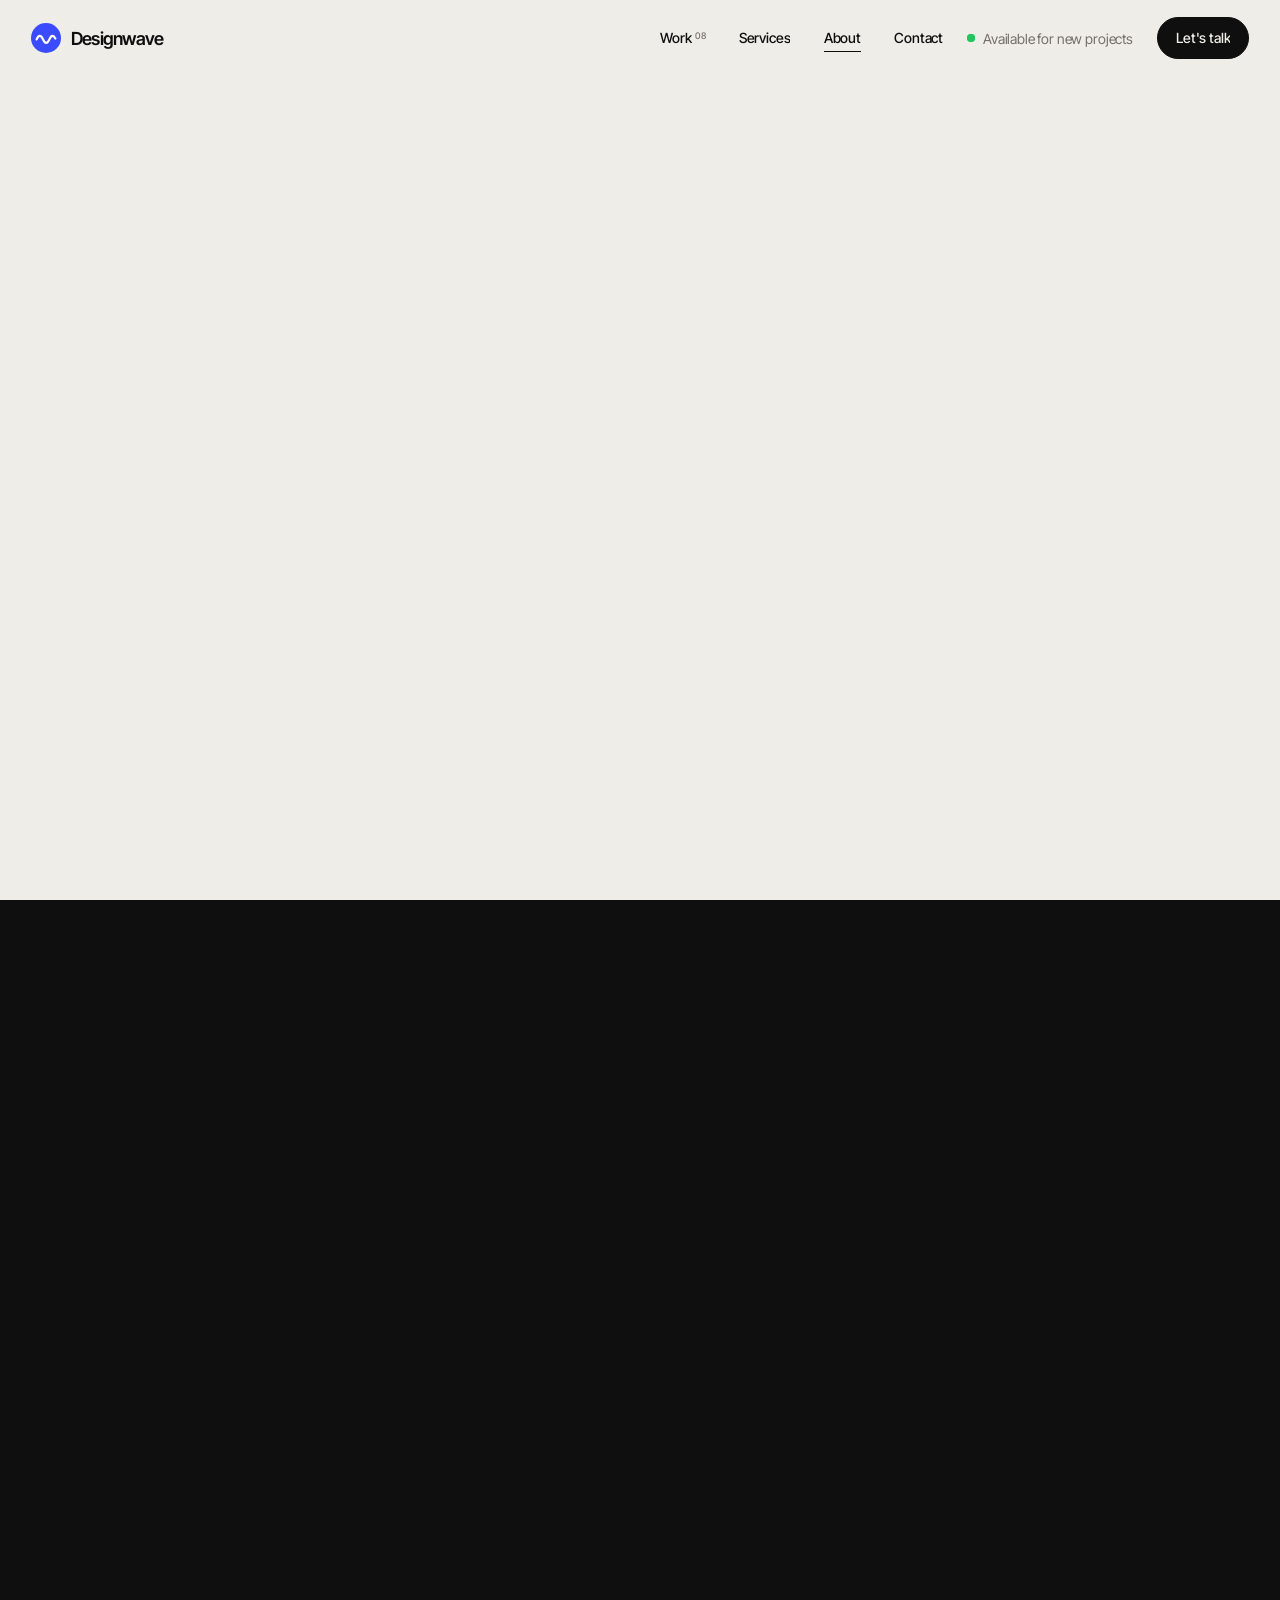
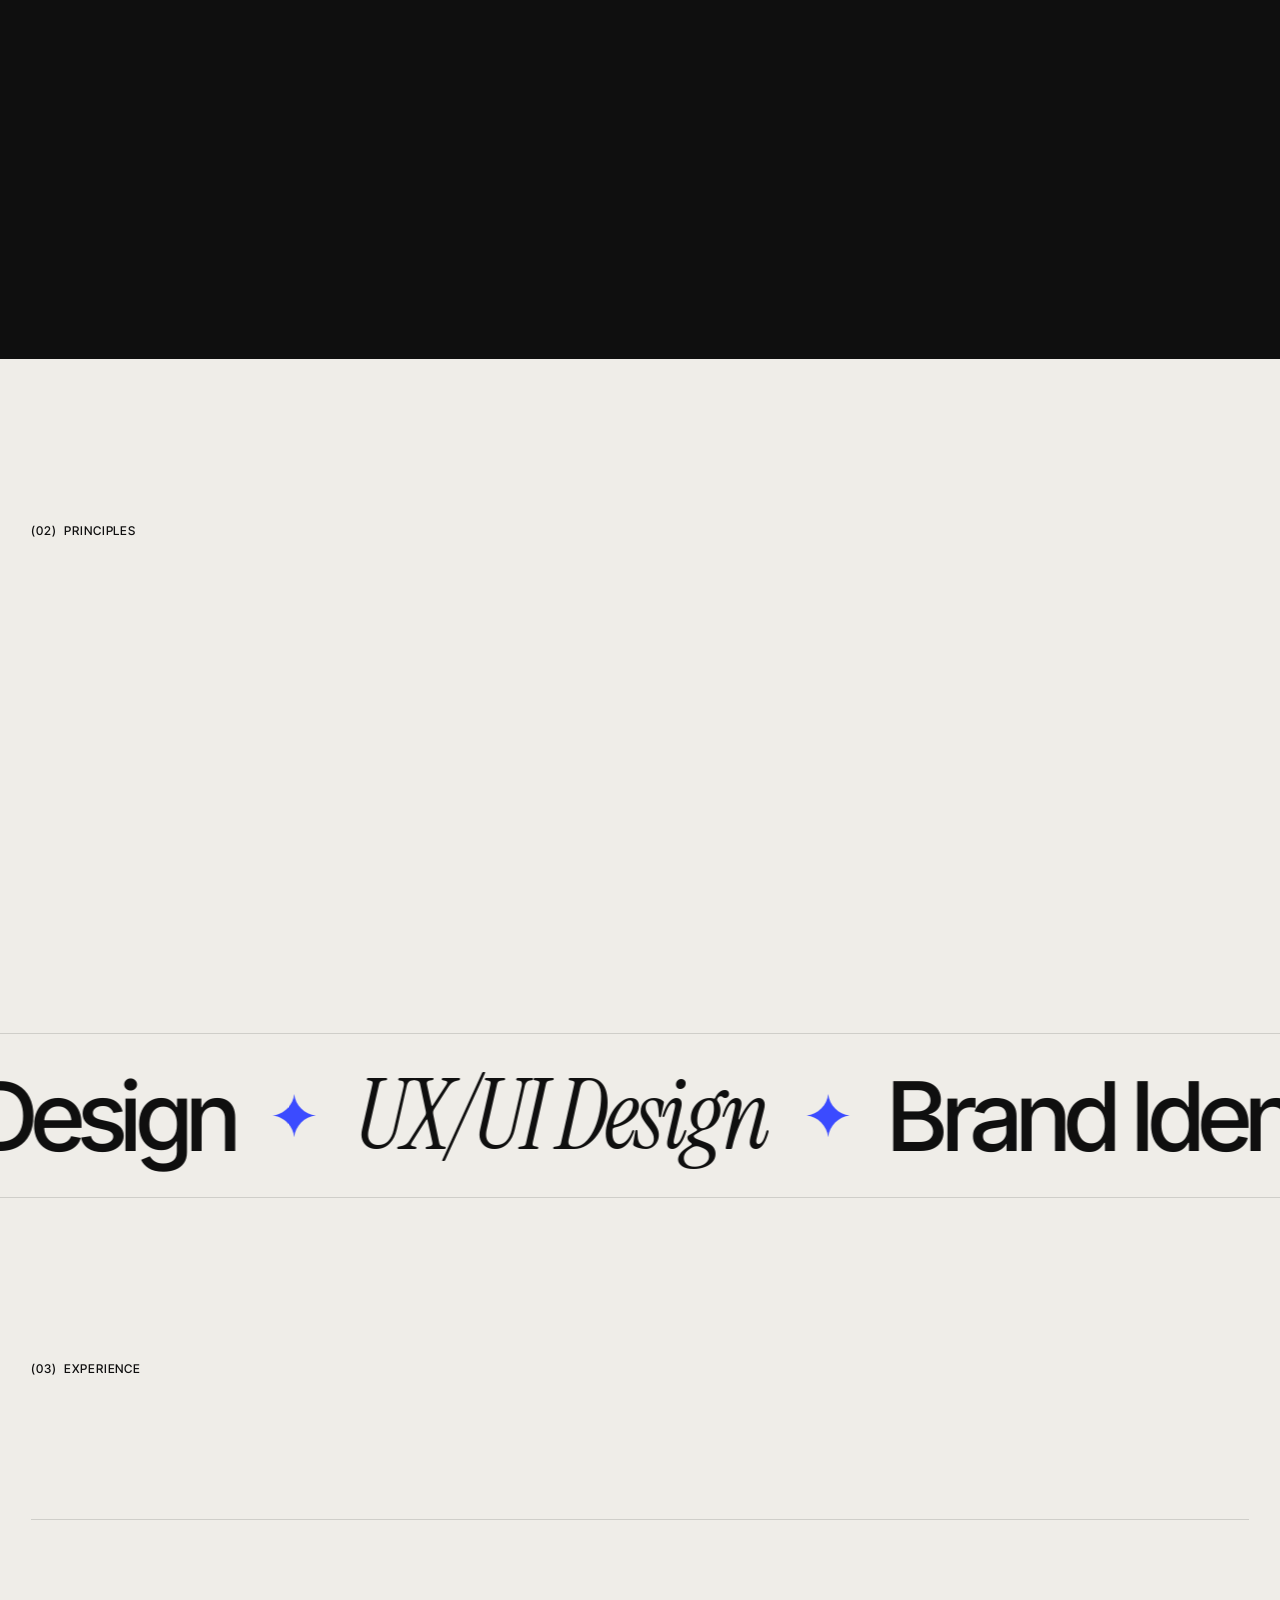
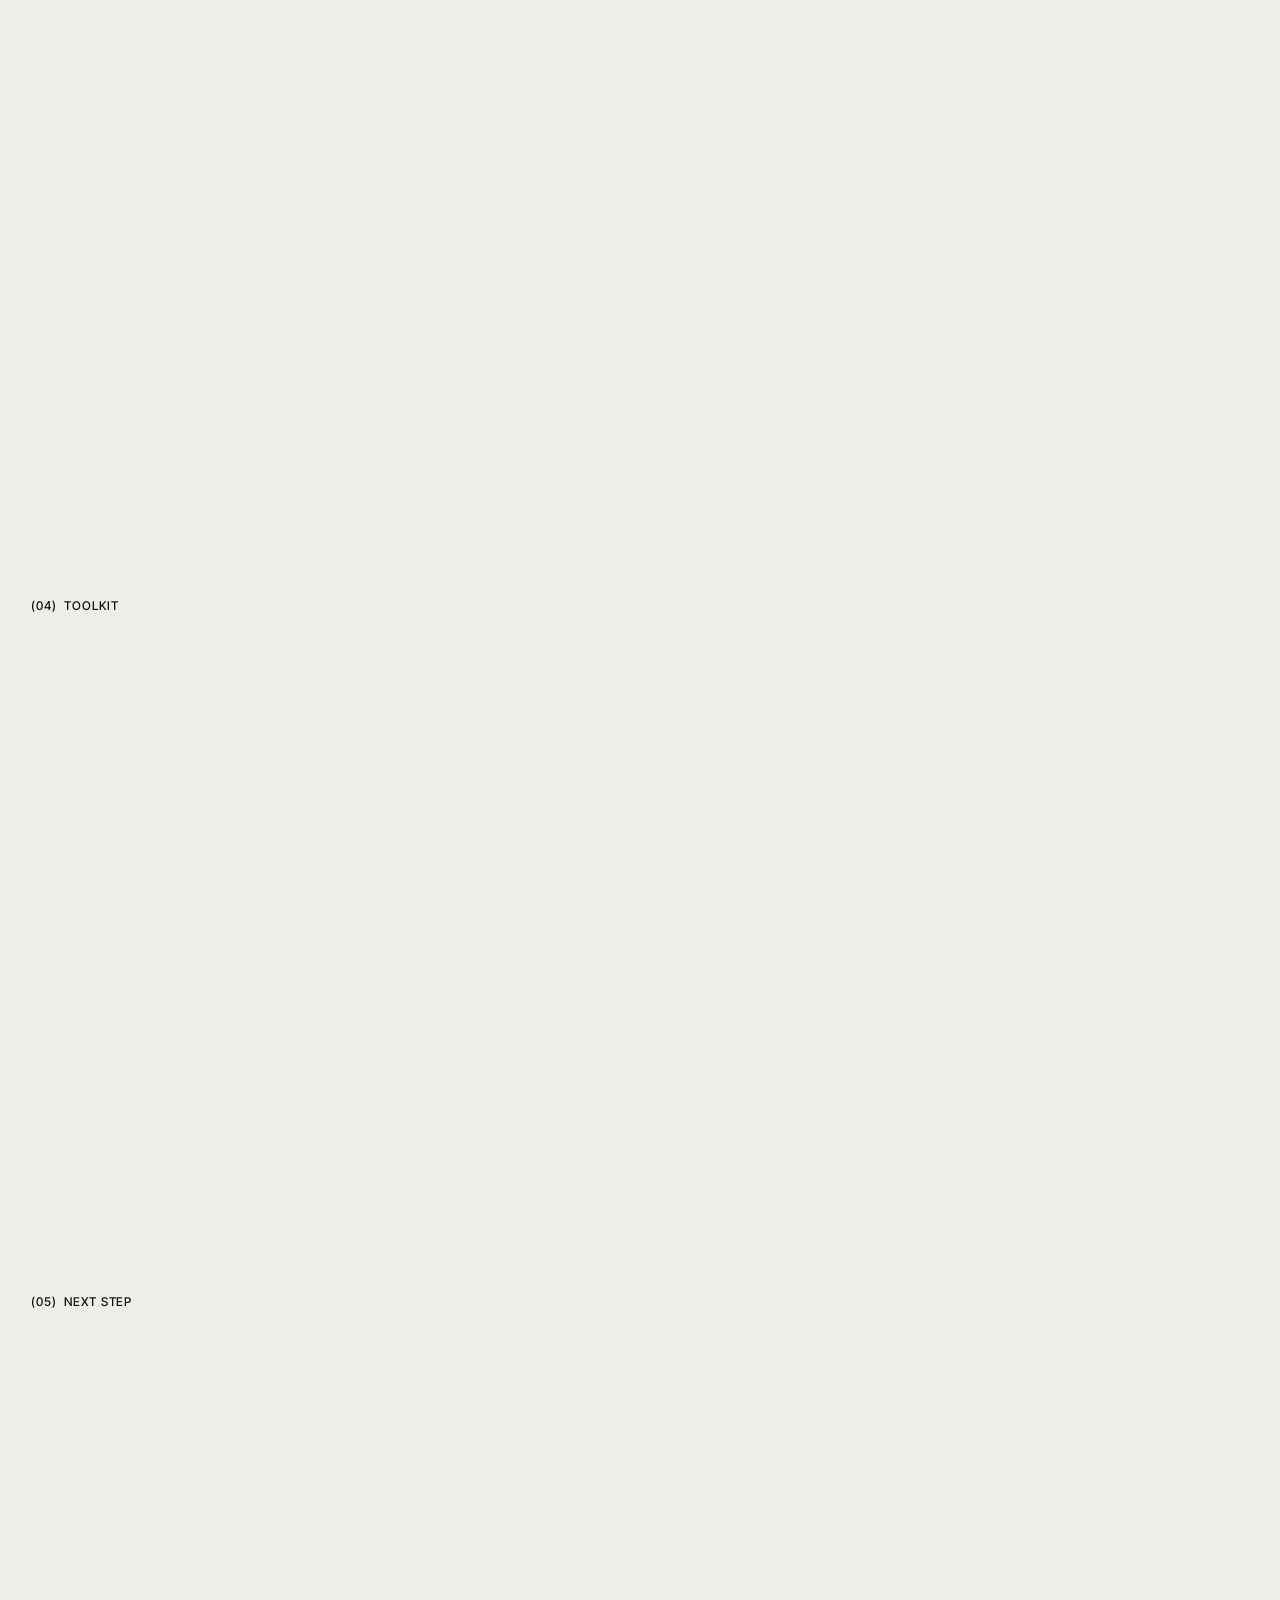
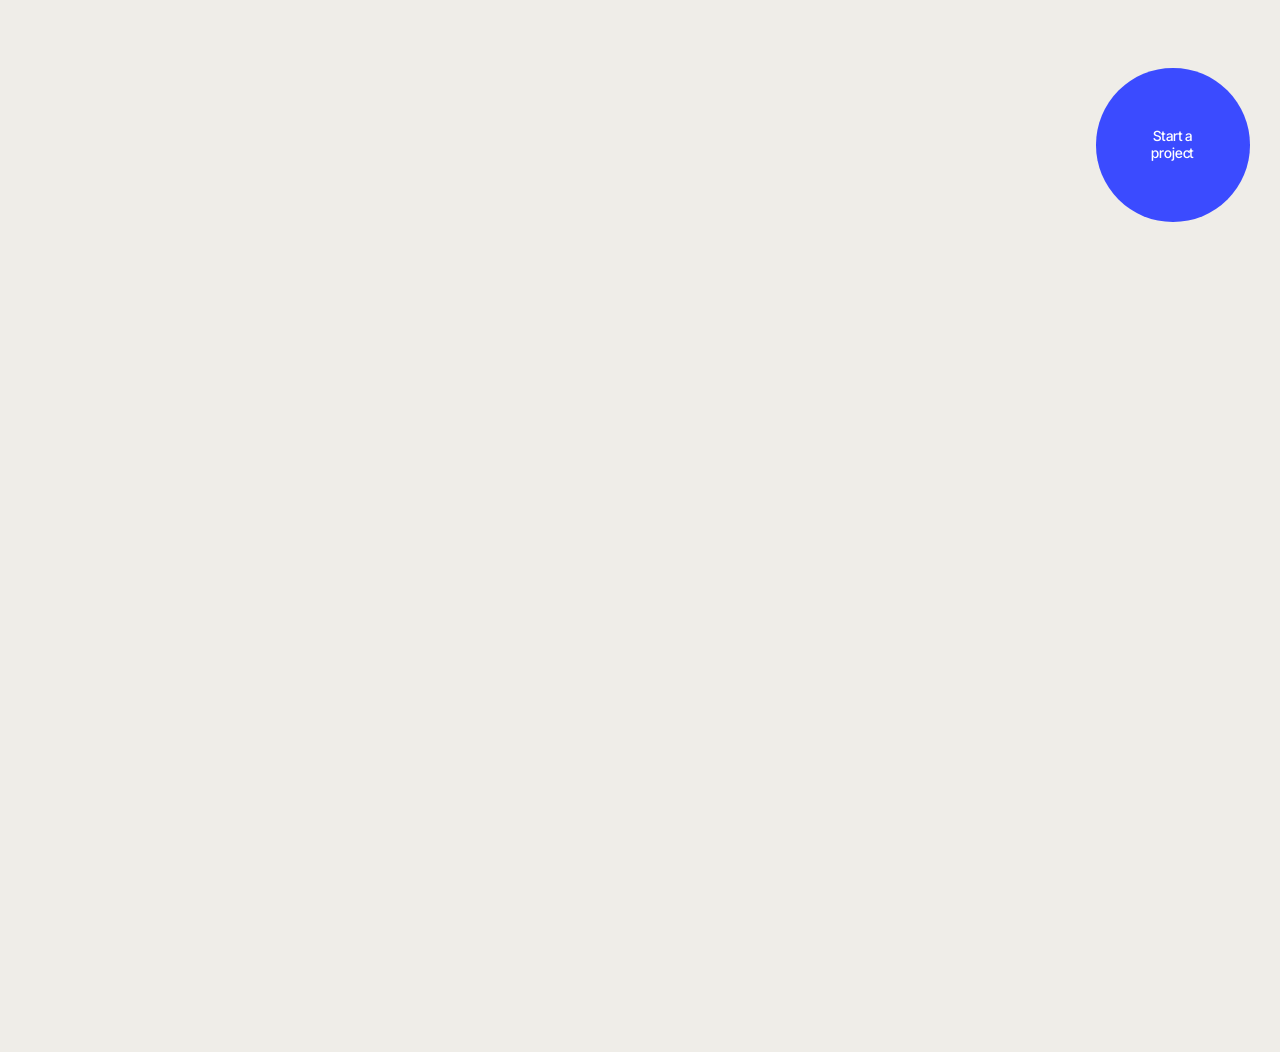
<file: about.html>
<!doctype html>
<html lang="en">
<head>
  <meta charset="utf-8">
  <meta name="viewport" content="width=device-width, initial-scale=1, viewport-fit=cover">
  <title>About — Ibrahim Mosnad — Designwave</title>
  <meta name="description" content="Ibrahim Mosnad is a UX designer and the founder of Designwave, an independent studio for web design, UX, branding and motion.">
  <meta name="author" content="Ibrahim Mosnad">
  <meta name="theme-color" content="#efede8">
  <meta property="og:type" content="website">
  <meta property="og:site_name" content="Designwave">
  <meta property="og:title" content="About — Ibrahim Mosnad — Designwave">
  <meta property="og:description" content="Ibrahim Mosnad is a UX designer and the founder of Designwave, an independent studio for web design, UX, branding and motion.">
  <meta name="twitter:card" content="summary_large_image">
  <link rel="icon" href="assets/img/favicon.svg" type="image/svg+xml">
  <link rel="preconnect" href="https://fonts.googleapis.com">
  <link rel="preconnect" href="https://fonts.gstatic.com" crossorigin>
  <link rel="stylesheet" href="https://fonts.googleapis.com/css2?family=Instrument+Serif:ital@0;1&amp;family=Inter+Tight:wght@400;500;600&amp;display=swap">
  <link rel="stylesheet" href="assets/css/style.css">
  <script>!function(d){var h=d.documentElement;h.classList.add('js');try{if(sessionStorage.getItem('dw-nav')){sessionStorage.removeItem('dw-nav');h.classList.add('is-entering')}else if(!sessionStorage.getItem('dw-loaded')){h.classList.add('is-preloading')}}catch(e){}}(document);</script>
  <script src="assets/js/main.js" defer></script>
</head>
<body data-page="about">

  <a class="skip-link" href="#main">Skip to content</a>

  <!-- Preloader: first visit per session -->
  <div class="preloader" aria-hidden="true">
    <div class="preloader__top">
      <span class="eyebrow">Designwave Studio</span>
      <span class="eyebrow">UX · Web · Brand · Motion</span>
    </div>
    <div class="preloader__bottom">
      <div class="preloader__brand"><span>Design<em>wave</em></span></div>
      <div class="preloader__count"><span data-count>00</span></div>
    </div>
    <div class="preloader__bar"><span></span></div>
  </div>

  <!-- Page transition curtain -->
  <div class="transition" aria-hidden="true">
    <div class="transition__panel"><div class="transition__label"><span>About</span></div></div>
  </div>

  <!-- Custom cursor (desktop) -->
  <div class="cursor" aria-hidden="true"><div class="cursor__ring"><span class="cursor__label">View</span></div></div>
  <div class="cursor-dot" aria-hidden="true"></div>

  <header class="header" data-header>
    <a href="index.html" class="logo" aria-label="Designwave — home"><span class="logo__mark" aria-hidden="true"><svg viewBox="0 0 32 32"><circle cx="16" cy="16" r="16"/><path class="wave-path" pathLength="60" d="M6 17.5c2.2-5 4.6-5 6.8 0s4.6 5 6.8 0 4.4-4.6 6.4-1" fill="none" stroke-width="2.4" stroke-linecap="round"/></svg></span><span class="logo__word">Designwave</span></a>
    <nav class="nav" aria-label="Main">
      <a href="work.html" class="nav__link"><span class="roll"><span data-text="Work">Work</span></span><sup>08</sup></a>
      <a href="services.html" class="nav__link"><span class="roll"><span data-text="Services">Services</span></span></a>
      <a href="about.html" class="nav__link" aria-current="page"><span class="roll"><span data-text="About">About</span></span></a>
      <a href="contact.html" class="nav__link"><span class="roll"><span data-text="Contact">Contact</span></span></a>
    </nav>
    <span class="header__status"><span class="dot" aria-hidden="true"></span>Available for new projects</span>
    <a href="contact.html" class="btn btn--sm btn--solid header__cta" data-magnetic="0.25"><span class="roll"><span data-text="Let's talk">Let's talk</span></span></a>
    <button class="menu-btn" type="button" aria-expanded="false" aria-controls="menu" aria-label="Open menu" data-menu-toggle><span class="menu-btn__lines" aria-hidden="true"></span></button>
  </header>

  <div class="menu" id="menu" data-menu>
    <nav class="menu__nav" aria-label="Mobile">
      <a href="index.html" class="menu__link" style="--i:0"><span class="menu__num">01</span><span class="menu__label">Home</span></a>
      <a href="work.html" class="menu__link" style="--i:1"><span class="menu__num">02</span><span class="menu__label">Work</span></a>
      <a href="services.html" class="menu__link" style="--i:2"><span class="menu__num">03</span><span class="menu__label">Services</span></a>
      <a href="about.html" class="menu__link" style="--i:3" aria-current="page"><span class="menu__num">04</span><span class="menu__label">About</span></a>
      <a href="contact.html" class="menu__link" style="--i:4"><span class="menu__num">05</span><span class="menu__label">Contact</span></a>
    </nav>
    <div class="menu__foot">
      <div><a href="mailto:designwave36@gmail.com" data-email>designwave36@gmail.com</a></div>
      <div class="menu__socials"><a href="https://instagram.com/" target="_blank" rel="noopener">Instagram</a><a href="https://linkedin.com/" target="_blank" rel="noopener">LinkedIn</a><a href="https://behance.net/" target="_blank" rel="noopener">Behance</a><a href="https://dribbble.com/" target="_blank" rel="noopener">Dribbble</a></div>
    </div>
  </div>

  <main id="main" tabindex="-1">

    <section class="page-hero container">
      <div class="page-hero__meta">
        <p class="eyebrow" data-reveal="fade"><span>About</span> The person behind Designwave</p>
        <p class="eyebrow" data-reveal="fade"><span class="dot" aria-hidden="true" style="display:inline-block"></span> Available for new projects</p>
      </div>
      <h1 class="display page-hero__title"><span class="line" data-split="chars">Hello, I’m</span><span class="line line--indent" data-split="chars" style="--d:120ms"><em>Ibrahim</em></span></h1>
    </section>

    <section class="container" style="padding-bottom: var(--section)">
      <div class="about-hero">
        <div class="media about-hero__portrait" data-reveal="clip" data-parallax="0.1">
          <!-- REPLACE: your portrait -->
          <div class="ph ph--6" data-ph="Portrait — 4:5 photo"></div>
        </div>
        <div class="about-hero__text">
          <p class="lead" data-split="words">I’m Ibrahim Mosnad — a UX designer and the founder of Designwave, an independent studio for web design, digital products, brand identities and motion.</p>
          <div class="rich muted" data-reveal="up">
            <p>I help founders, startups and established teams turn complex ideas into experiences that feel simple, look distinctive and move with purpose. My work sits where strategy, interface and brand meet.</p>
            <p>Right now my focus is web design: fast, memorable websites with thoughtful interaction and motion. But I still love the whole spectrum — from a logo sketched on paper to a design system used by a hundred people.</p>
          </div>
          <div style="display:flex;gap:12px;flex-wrap:wrap" data-reveal="up">
            <a href="contact.html" class="btn btn--solid" data-magnetic="0.2"><span class="roll"><span data-text="Work with me">Work with me</span></span> <svg class="icon" viewBox="0 0 24 24" aria-hidden="true"><path d="M4 12h16M14 6l6 6-6 6"/></svg></a>
            <a href="#" class="btn" data-no-transition><span class="roll"><span data-text="Download CV">Download CV</span></span></a>
          </div>
        </div>
      </div>
    </section>

    <section class="section section--dark">
      <div class="container grid">
        <p class="eyebrow intro__label"><span>(01)</span> Belief</p>
        <div class="intro__body">
          <p class="intro__text" data-highlight>Good design is a wave: it builds quietly, carries people forward and leaves a mark long after it has passed. That is the <em>feeling</em> I want every Designwave project to have.</p>
        </div>
      </div>
    </section>

    <section class="section" aria-labelledby="principles-title">
      <div class="container">
        <header class="section-head">
          <p class="eyebrow"><span>(02)</span> Principles</p>
          <h2 class="h1" data-split="words">How I <em>work</em></h2>
        </header>
        <div class="principles" data-reveal="stagger">
          <article class="principle"><span class="glyph" aria-hidden="true"><svg viewBox="0 0 48 48"><path d="M24 4c1 10 10 19 20 20-10 1-19 10-20 20-1-10-10-19-20-20 10-1 19-10 20-20z"/></svg></span><h3>Clarity first</h3><p>If people have to think about how to use it, it isn’t finished. Every decision starts with the user.</p></article>
          <article class="principle"><span class="glyph" aria-hidden="true"><svg viewBox="0 0 48 48"><path d="M3 24s8-14 21-14 21 14 21 14-8 14-21 14S3 24 3 24z"/><circle cx="24" cy="24" r="6"/></svg></span><h3>Details matter</h3><p>Spacing, timing, type — the small things are what make people trust a product and remember a brand.</p></article>
          <article class="principle"><span class="glyph" aria-hidden="true"><svg viewBox="0 0 48 48"><path d="M3 24c6-13 12-13 21 0s15 13 21 0"/><circle cx="24" cy="24" r="3"/></svg></span><h3>Motion with meaning</h3><p>Animation should guide, explain and delight. Never decoration for its own sake.</p></article>
          <article class="principle"><span class="glyph" aria-hidden="true"><svg viewBox="0 0 48 48"><path d="M24 4l18 10v20L24 44 6 34V14z"/><path d="M6 14l18 10 18-10M24 24v20"/></svg></span><h3>Built to last</h3><p>Systems over one-offs: designs that scale with your team and stay consistent as you grow.</p></article>
        </div>
      </div>
    </section>

    <div class="marquee " data-marquee="0.9" data-direction="right" aria-label="Web Design, UX/UI Design, Brand Identity, Logo Design, Motion Graphics, Art Direction">
      <div class="marquee__track">
        <div class="marquee__group">
          <span class="marquee__item">Web Design<svg class="marquee__star" viewBox="0 0 24 24" aria-hidden="true" fill="currentColor"><path d="M12 0c.6 6.2 5.8 11.4 12 12-6.2.6-11.4 5.8-12 12-.6-6.2-5.8-11.4-12-12C6.2 11.4 11.4 6.2 12 0z"/></svg></span>
          <span class="marquee__item">UX/UI Design<svg class="marquee__star" viewBox="0 0 24 24" aria-hidden="true" fill="currentColor"><path d="M12 0c.6 6.2 5.8 11.4 12 12-6.2.6-11.4 5.8-12 12-.6-6.2-5.8-11.4-12-12C6.2 11.4 11.4 6.2 12 0z"/></svg></span>
          <span class="marquee__item">Brand Identity<svg class="marquee__star" viewBox="0 0 24 24" aria-hidden="true" fill="currentColor"><path d="M12 0c.6 6.2 5.8 11.4 12 12-6.2.6-11.4 5.8-12 12-.6-6.2-5.8-11.4-12-12C6.2 11.4 11.4 6.2 12 0z"/></svg></span>
          <span class="marquee__item">Logo Design<svg class="marquee__star" viewBox="0 0 24 24" aria-hidden="true" fill="currentColor"><path d="M12 0c.6 6.2 5.8 11.4 12 12-6.2.6-11.4 5.8-12 12-.6-6.2-5.8-11.4-12-12C6.2 11.4 11.4 6.2 12 0z"/></svg></span>
          <span class="marquee__item">Motion Graphics<svg class="marquee__star" viewBox="0 0 24 24" aria-hidden="true" fill="currentColor"><path d="M12 0c.6 6.2 5.8 11.4 12 12-6.2.6-11.4 5.8-12 12-.6-6.2-5.8-11.4-12-12C6.2 11.4 11.4 6.2 12 0z"/></svg></span>
          <span class="marquee__item">Art Direction<svg class="marquee__star" viewBox="0 0 24 24" aria-hidden="true" fill="currentColor"><path d="M12 0c.6 6.2 5.8 11.4 12 12-6.2.6-11.4 5.8-12 12-.6-6.2-5.8-11.4-12-12C6.2 11.4 11.4 6.2 12 0z"/></svg></span>
        </div>
      </div>
    </div>

    <section class="section" aria-labelledby="exp-title">
      <div class="container">
        <header class="section-head">
          <p class="eyebrow"><span>(03)</span> Experience</p>
          <h2 class="h1" id="exp-title" data-split="words">The <em>journey</em> so far</h2>
        </header>
        <!-- EDIT: replace with your real experience -->
        <ol class="timeline" data-reveal="stagger">
          <li><span class="timeline__year">20XX — Now</span><span class="timeline__role">Founder & UX Designer</span><span class="timeline__place">Designwave</span></li>
          <li><span class="timeline__year">20XX — 20XX</span><span class="timeline__role">Senior UX / UI Designer</span><span class="timeline__place">Company name</span></li>
          <li><span class="timeline__year">20XX — 20XX</span><span class="timeline__role">Web & Brand Designer</span><span class="timeline__place">Agency name</span></li>
          <li><span class="timeline__year">20XX — 20XX</span><span class="timeline__role">Graphic Designer</span><span class="timeline__place">Studio name</span></li>
          <li><span class="timeline__year">20XX — 20XX</span><span class="timeline__role">Design studies</span><span class="timeline__place">University / school name</span></li>
        </ol>
      </div>
    </section>

    <section class="section section--tight" aria-labelledby="tools-title">
      <div class="container">
        <header class="section-head">
          <p class="eyebrow"><span>(04)</span> Toolkit</p>
          <h2 class="h1" id="tools-title" data-split="words">Tools of the <em>trade</em></h2>
        </header>
        <ul class="tools" data-reveal="stagger">
          <li class="tool"><span class="glyph" aria-hidden="true"><svg viewBox="0 0 48 48"><rect x="5" y="5" width="16" height="16" rx="2"/><rect x="27" y="5" width="16" height="16" rx="2"/><rect x="5" y="27" width="16" height="16" rx="2"/><rect x="27" y="27" width="16" height="16" rx="8"/></svg></span><span>Figma</span><small>UX / UI</small></li>
          <li class="tool"><span class="glyph" aria-hidden="true"><svg viewBox="0 0 48 48"><path d="M24 5l20 36H4z"/></svg></span><span>Framer</span><small>Web</small></li>
          <li class="tool"><span class="glyph" aria-hidden="true"><svg viewBox="0 0 48 48"><path d="M24 5l19 10-19 10L5 15z"/><path d="M5 24l19 10 19-10M5 33l19 10 19-10"/></svg></span><span>Webflow</span><small>Web</small></li>
          <li class="tool"><span class="glyph" aria-hidden="true"><svg viewBox="0 0 48 48"><path d="M3 24c6-13 12-13 21 0s15 13 21 0"/><circle cx="24" cy="24" r="3"/></svg></span><span>After Effects</span><small>Motion</small></li>
          <li class="tool"><span class="glyph" aria-hidden="true"><svg viewBox="0 0 48 48"><path d="M8 40l4-12L32 8l8 8-20 20z"/><path d="M28 12l8 8"/></svg></span><span>Illustrator</span><small>Brand</small></li>
          <li class="tool"><span class="glyph" aria-hidden="true"><svg viewBox="0 0 48 48"><circle cx="24" cy="24" r="18"/><circle cx="24" cy="24" r="9"/></svg></span><span>Photoshop</span><small>Imagery</small></li>
          <li class="tool"><span class="glyph" aria-hidden="true"><svg viewBox="0 0 48 48"><path d="M24 4l18 10v20L24 44 6 34V14z"/><path d="M6 14l18 10 18-10M24 24v20"/></svg></span><span>Cinema 4D</span><small>3D</small></li>
          <li class="tool"><span class="glyph" aria-hidden="true"><svg viewBox="0 0 48 48"><path d="M24 4l20 20-20 20L4 24z"/><circle cx="24" cy="24" r="7"/></svg></span><span>Blender</span><small>3D</small></li>
          <li class="tool"><span class="glyph" aria-hidden="true"><svg viewBox="0 0 48 48"><path d="M24 4c1 10 10 19 20 20-10 1-19 10-20 20-1-10-10-19-20-20 10-1 19-10 20-20z"/></svg></span><span>Spline</span><small>3D web</small></li>
          <li class="tool"><span class="glyph" aria-hidden="true"><svg viewBox="0 0 48 48"><circle cx="24" cy="24" r="19"/><path d="M13 31c4-13 18-13 22 0"/></svg></span><span>Lottie</span><small>Animation</small></li>
          <li class="tool"><span class="glyph" aria-hidden="true"><svg viewBox="0 0 48 48"><path d="M3 24s8-14 21-14 21 14 21 14-8 14-21 14S3 24 3 24z"/><circle cx="24" cy="24" r="6"/></svg></span><span>Maze</span><small>Testing</small></li>
          <li class="tool"><span class="glyph" aria-hidden="true"><svg viewBox="0 0 48 48"><rect x="4" y="8" width="40" height="32" rx="3"/><path d="M4 16h40"/><circle cx="9" cy="12" r=".6"/><circle cx="13" cy="12" r=".6"/><path d="M12 24h14M12 30h22"/></svg></span><span>Notion</span><small>Process</small></li>
        </ul>
      </div>
    </section>

    <section class="section cta">
      <div class="container cta__inner">
        <p class="eyebrow"><span>(05)</span> Next step</p>
        <a href="contact.html" class="display cta__title" data-cursor="view" data-cursor-label="Let’s talk">
          <span class="line" data-split="chars">Let’s make</span>
          <span class="line" data-split="chars"><em>waves</em> together.</span>
        </a>
        <div class="cta__row">
          <p data-reveal="up">Tell me about your project — a new website, a product, a brand or something in motion. I reply within one working day.</p>
          <a href="contact.html" class="btn-circle" data-magnetic="0.4">Start a<br>project</a>
        </div>
      </div>
    </section>
  </main>

  <footer class="footer">
    <div class="container footer__top">
      <div class="footer__cta">
        <p class="eyebrow">Have a project in mind?</p>
        <a href="contact.html" class="footer__big" data-cursor="view" data-cursor-label="Say hello">Let’s make <em>waves</em><br>together <svg class="icon" viewBox="0 0 24 24" aria-hidden="true"><path d="M4 12h16M14 6l6 6-6 6"/></svg></a>
      </div>
      <div class="footer__cols">
        <div>
          <p class="eyebrow">Sitemap</p>
          <ul>
            <li><a class="link-u" href="index.html">Home</a></li>
            <li><a class="link-u" href="work.html">Work</a></li>
            <li><a class="link-u" href="services.html">Services</a></li>
            <li><a class="link-u" href="about.html">About</a></li>
            <li><a class="link-u" href="contact.html">Contact</a></li>
          </ul>
        </div>
        <div>
          <p class="eyebrow">Social</p>
          <ul>
            <li><a class="link-u" href="https://instagram.com/" target="_blank" rel="noopener">Instagram</a></li>
            <li><a class="link-u" href="https://linkedin.com/" target="_blank" rel="noopener">LinkedIn</a></li>
            <li><a class="link-u" href="https://behance.net/" target="_blank" rel="noopener">Behance</a></li>
            <li><a class="link-u" href="https://dribbble.com/" target="_blank" rel="noopener">Dribbble</a></li>
          </ul>
        </div>
        <div>
          <p class="eyebrow">Contact</p>
          <ul>
            <li><a class="link-u" href="mailto:designwave36@gmail.com" data-email>designwave36@gmail.com</a></li>
            <li><p>Remote — working worldwide</p></li>
            <li><p>Local time <span data-clock>--:--</span></p></li>
          </ul>
        </div>
      </div>
    </div>
    <div class="footer__wordmark" data-split="chars">Designwave</div>
    <div class="container footer__bottom">
      <span>© <span data-year>2026</span> Designwave — Ibrahim Mosnad</span>
      <span>UX · Web · Brand · Logo · Motion</span>
      <button class="to-top" type="button" data-to-top>Back to top <svg class="icon" viewBox="0 0 24 24" aria-hidden="true"><path d="M4 12h16M14 6l6 6-6 6"/></svg></button>
    </div>
  </footer>

</body>
</html>
</file>
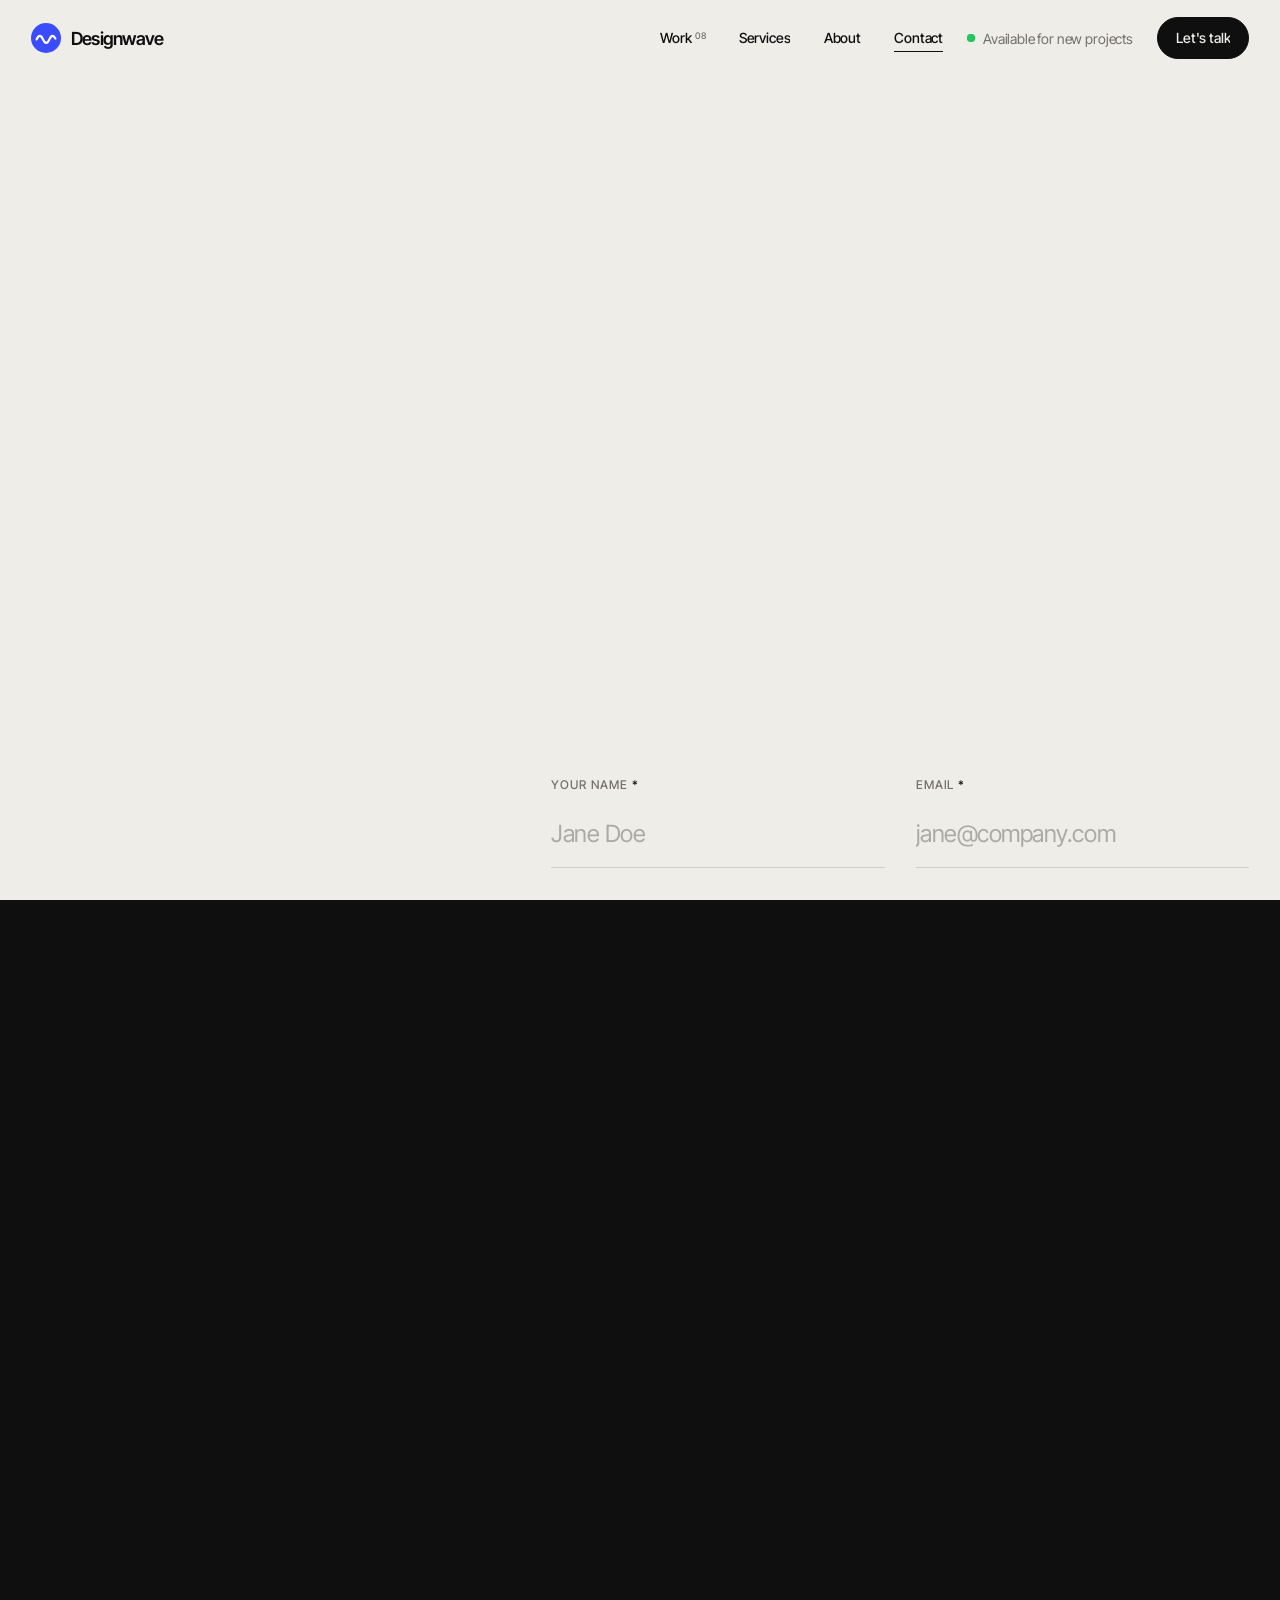
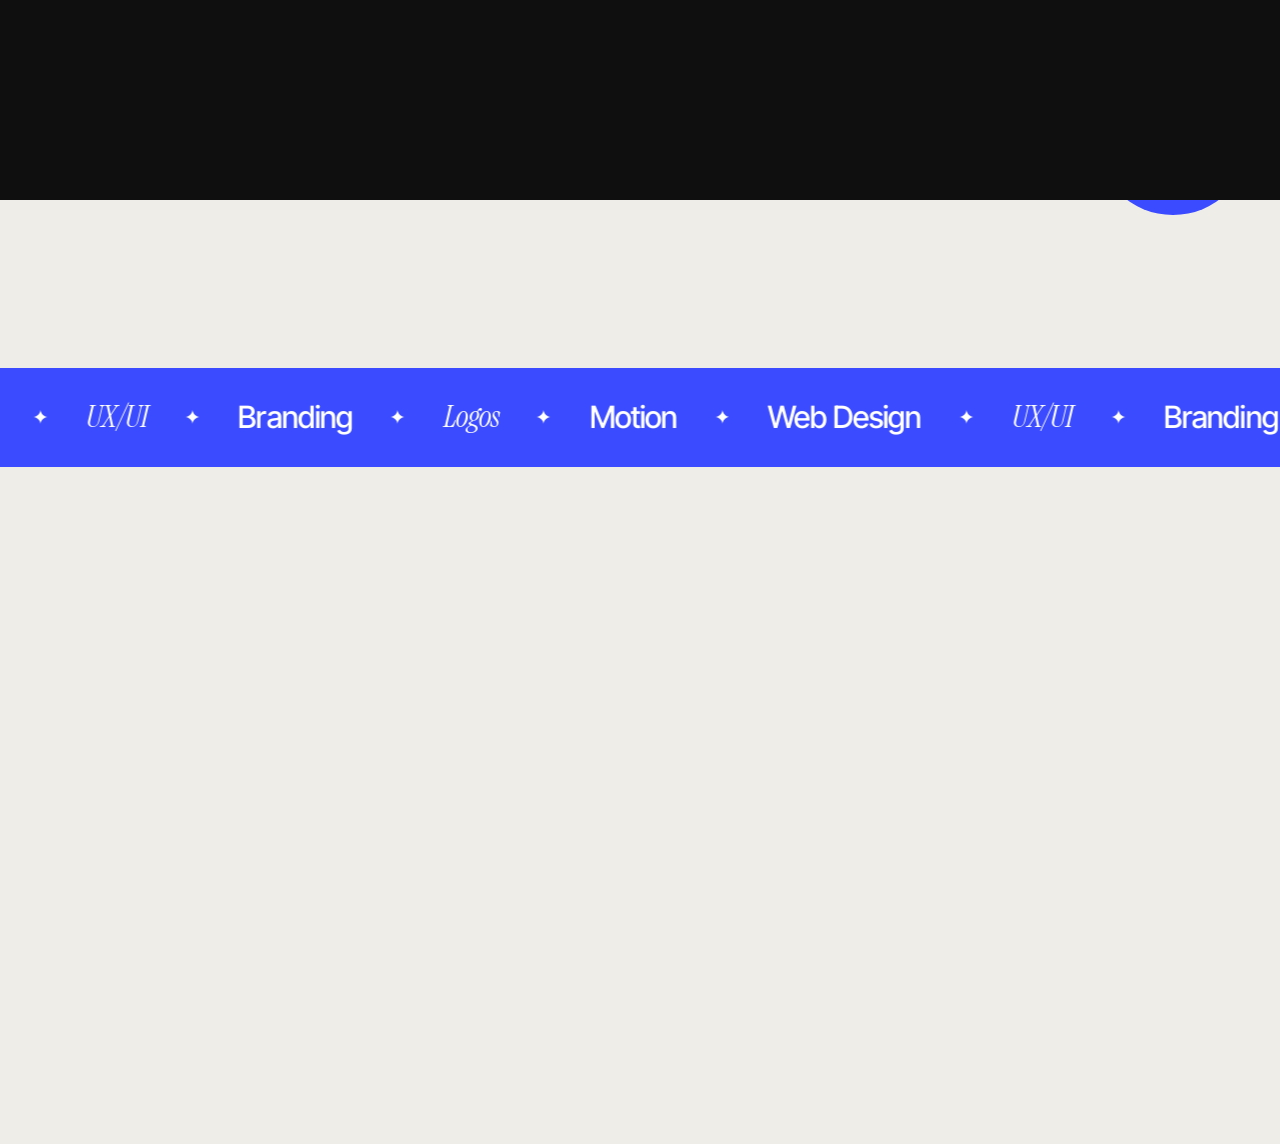
<file: contact.html>
<!doctype html>
<html lang="en">
<head>
  <meta charset="utf-8">
  <meta name="viewport" content="width=device-width, initial-scale=1, viewport-fit=cover">
  <title>Contact — Designwave — Ibrahim Mosnad</title>
  <meta name="description" content="Start a project with Designwave — web design, UX/UI, branding, logo design and motion graphics.">
  <meta name="author" content="Ibrahim Mosnad">
  <meta name="theme-color" content="#efede8">
  <meta property="og:type" content="website">
  <meta property="og:site_name" content="Designwave">
  <meta property="og:title" content="Contact — Designwave — Ibrahim Mosnad">
  <meta property="og:description" content="Start a project with Designwave — web design, UX/UI, branding, logo design and motion graphics.">
  <meta name="twitter:card" content="summary_large_image">
  <link rel="icon" href="assets/img/favicon.svg" type="image/svg+xml">
  <link rel="preconnect" href="https://fonts.googleapis.com">
  <link rel="preconnect" href="https://fonts.gstatic.com" crossorigin>
  <link rel="stylesheet" href="https://fonts.googleapis.com/css2?family=Instrument+Serif:ital@0;1&amp;family=Inter+Tight:wght@400;500;600&amp;display=swap">
  <link rel="stylesheet" href="assets/css/style.css">
  <script>!function(d){var h=d.documentElement;h.classList.add('js');try{if(sessionStorage.getItem('dw-nav')){sessionStorage.removeItem('dw-nav');h.classList.add('is-entering')}else if(!sessionStorage.getItem('dw-loaded')){h.classList.add('is-preloading')}}catch(e){}}(document);</script>
  <script src="assets/js/main.js" defer></script>
</head>
<body data-page="contact">

  <a class="skip-link" href="#main">Skip to content</a>

  <!-- Preloader: first visit per session -->
  <div class="preloader" aria-hidden="true">
    <div class="preloader__top">
      <span class="eyebrow">Designwave Studio</span>
      <span class="eyebrow">UX · Web · Brand · Motion</span>
    </div>
    <div class="preloader__bottom">
      <div class="preloader__brand"><span>Design<em>wave</em></span></div>
      <div class="preloader__count"><span data-count>00</span></div>
    </div>
    <div class="preloader__bar"><span></span></div>
  </div>

  <!-- Page transition curtain -->
  <div class="transition" aria-hidden="true">
    <div class="transition__panel"><div class="transition__label"><span>Contact</span></div></div>
  </div>

  <!-- Custom cursor (desktop) -->
  <div class="cursor" aria-hidden="true"><div class="cursor__ring"><span class="cursor__label">View</span></div></div>
  <div class="cursor-dot" aria-hidden="true"></div>

  <header class="header" data-header>
    <a href="index.html" class="logo" aria-label="Designwave — home"><span class="logo__mark" aria-hidden="true"><svg viewBox="0 0 32 32"><circle cx="16" cy="16" r="16"/><path class="wave-path" pathLength="60" d="M6 17.5c2.2-5 4.6-5 6.8 0s4.6 5 6.8 0 4.4-4.6 6.4-1" fill="none" stroke-width="2.4" stroke-linecap="round"/></svg></span><span class="logo__word">Designwave</span></a>
    <nav class="nav" aria-label="Main">
      <a href="work.html" class="nav__link"><span class="roll"><span data-text="Work">Work</span></span><sup>08</sup></a>
      <a href="services.html" class="nav__link"><span class="roll"><span data-text="Services">Services</span></span></a>
      <a href="about.html" class="nav__link"><span class="roll"><span data-text="About">About</span></span></a>
      <a href="contact.html" class="nav__link" aria-current="page"><span class="roll"><span data-text="Contact">Contact</span></span></a>
    </nav>
    <span class="header__status"><span class="dot" aria-hidden="true"></span>Available for new projects</span>
    <a href="contact.html" class="btn btn--sm btn--solid header__cta" data-magnetic="0.25"><span class="roll"><span data-text="Let's talk">Let's talk</span></span></a>
    <button class="menu-btn" type="button" aria-expanded="false" aria-controls="menu" aria-label="Open menu" data-menu-toggle><span class="menu-btn__lines" aria-hidden="true"></span></button>
  </header>

  <div class="menu" id="menu" data-menu>
    <nav class="menu__nav" aria-label="Mobile">
      <a href="index.html" class="menu__link" style="--i:0"><span class="menu__num">01</span><span class="menu__label">Home</span></a>
      <a href="work.html" class="menu__link" style="--i:1"><span class="menu__num">02</span><span class="menu__label">Work</span></a>
      <a href="services.html" class="menu__link" style="--i:2"><span class="menu__num">03</span><span class="menu__label">Services</span></a>
      <a href="about.html" class="menu__link" style="--i:3"><span class="menu__num">04</span><span class="menu__label">About</span></a>
      <a href="contact.html" class="menu__link" style="--i:4" aria-current="page"><span class="menu__num">05</span><span class="menu__label">Contact</span></a>
    </nav>
    <div class="menu__foot">
      <div><a href="mailto:designwave36@gmail.com" data-email>designwave36@gmail.com</a></div>
      <div class="menu__socials"><a href="https://instagram.com/" target="_blank" rel="noopener">Instagram</a><a href="https://linkedin.com/" target="_blank" rel="noopener">LinkedIn</a><a href="https://behance.net/" target="_blank" rel="noopener">Behance</a><a href="https://dribbble.com/" target="_blank" rel="noopener">Dribbble</a></div>
    </div>
  </div>

  <main id="main" tabindex="-1">

    <section class="page-hero container">
      <div class="page-hero__meta">
        <p class="eyebrow" data-reveal="fade"><span>Contact</span> New projects &amp; collaborations</p>
        <p class="eyebrow" data-reveal="fade">Local time <span data-clock>--:--</span></p>
      </div>
      <h1 class="display page-hero__title"><span class="line" data-split="chars">Let’s</span><span class="line line--indent" data-split="chars" style="--d:120ms"><em>talk</em>.</span></h1>
      <div class="page-hero__intro">
        <div style="grid-column: 1 / -1; --d:300ms" data-reveal="up">
          <a href="mailto:designwave36@gmail.com" class="big-mail link-u" data-email><span data-email-label>designwave36@gmail.com</span><svg class="icon" viewBox="0 0 24 24" aria-hidden="true"><path d="M4 12h16M14 6l6 6-6 6"/></svg></a><br>
          <button type="button" class="copy-btn" data-copy="designwave36@gmail.com" data-email><svg class="icon" viewBox="0 0 24 24" aria-hidden="true"><rect x="9" y="9" width="11" height="11" rx="2"/><path d="M5 15V5a1 1 0 0 1 1-1h9"/></svg> Copy email address</button>
        </div>
      </div>
    </section>

    <section class="container" style="padding-bottom: var(--section)">
      <div class="contact-grid">
        <aside class="contact-aside" data-reveal="up">
          <dl>
            <div><dt>Based</dt><dd>Remote — working worldwide</dd></div>
            <div><dt>Response time</dt><dd>Within one working day</dd></div>
            <div><dt>Availability</dt><dd><span class="dot" aria-hidden="true" style="display:inline-block;margin-right:10px"></span>Taking projects now</dd></div>
            <div><dt>Social</dt><dd><a class="link-u" href="https://instagram.com/" target="_blank" rel="noopener">Instagram</a>, <a class="link-u" href="https://linkedin.com/" target="_blank" rel="noopener">LinkedIn</a>, <a class="link-u" href="https://behance.net/" target="_blank" rel="noopener">Behance</a>, <a class="link-u" href="https://dribbble.com/" target="_blank" rel="noopener">Dribbble</a></dd></div>
          </dl>
        </aside>

        <div class="contact-form-wrap">
          <form class="form" data-contact-form action="mailto:designwave36@gmail.com" method="post" enctype="text/plain" novalidate>
            <div class="field-row">
              <div class="field">
                <label for="f-name">Your name <span>*</span></label>
                <input id="f-name" name="name" type="text" autocomplete="name" placeholder="Jane Doe" required>
                <span class="field__line"></span>
                <span class="field__error">Please tell me your name.</span>
              </div>
              <div class="field">
                <label for="f-email">Email <span>*</span></label>
                <input id="f-email" name="email" type="email" autocomplete="email" placeholder="jane@company.com" required>
                <span class="field__line"></span>
                <span class="field__error">Please enter a valid email address.</span>
              </div>
            </div>
            <div class="field">
              <label for="f-company">Company / brand</label>
              <input id="f-company" name="company" type="text" autocomplete="organization" placeholder="Optional">
              <span class="field__line"></span>
            </div>
            <fieldset>
              <legend>What can I help with?</legend>
              <div class="choice">
                <input type="checkbox" id="svc-0" name="services" value="Web Design"><label for="svc-0">Web Design</label>
                <input type="checkbox" id="svc-1" name="services" value="UX/UI Design"><label for="svc-1">UX/UI Design</label>
                <input type="checkbox" id="svc-2" name="services" value="Brand Identity"><label for="svc-2">Brand Identity</label>
                <input type="checkbox" id="svc-3" name="services" value="Logo Design"><label for="svc-3">Logo Design</label>
                <input type="checkbox" id="svc-4" name="services" value="Motion Graphics"><label for="svc-4">Motion Graphics</label>
                <input type="checkbox" id="svc-5" name="services" value="Art Direction"><label for="svc-5">Art Direction</label>
                <input type="checkbox" id="svc-6" name="services" value="Something else"><label for="svc-6">Something else</label>
              </div>
            </fieldset>
            <fieldset>
              <legend>Budget</legend>
              <div class="choice">
                <input type="radio" id="bud-0" name="budget" value="< $5k"><label for="bud-0">< $5k</label>
                <input type="radio" id="bud-1" name="budget" value="$5k – $15k"><label for="bud-1">$5k – $15k</label>
                <input type="radio" id="bud-2" name="budget" value="$15k – $30k"><label for="bud-2">$15k – $30k</label>
                <input type="radio" id="bud-3" name="budget" value="$30k +"><label for="bud-3">$30k +</label>
                <input type="radio" id="bud-4" name="budget" value="Not sure yet"><label for="bud-4">Not sure yet</label>
              </div>
            </fieldset>
            <div class="field">
              <label for="f-msg">About the project <span>*</span></label>
              <textarea id="f-msg" name="message" rows="5" placeholder="Goals, timeline, links — anything that helps." required></textarea>
              <span class="field__line"></span>
              <span class="field__error">A few words about the project, please.</span>
            </div>
            <div class="form__foot">
              <p class="form__note">Submitting opens your email app with the details filled in. Prefer a call? Mention it in the message.</p>
              <button type="submit" class="btn-circle" data-magnetic="0.35">Send<br>enquiry</button>
            </div>
            <p class="form__success" data-form-success role="status">Thank you! Your email app should now be open — just press send and I’ll reply within one working day.</p>
          </form>
        </div>
      </div>
    </section>

    <div class="marquee marquee--accent marquee--small" data-marquee="1" data-direction="left" aria-label="Web Design, UX/UI, Branding, Logos, Motion">
      <div class="marquee__track">
        <div class="marquee__group">
          <span class="marquee__item">Web Design<svg class="marquee__star" viewBox="0 0 24 24" aria-hidden="true" fill="currentColor"><path d="M12 0c.6 6.2 5.8 11.4 12 12-6.2.6-11.4 5.8-12 12-.6-6.2-5.8-11.4-12-12C6.2 11.4 11.4 6.2 12 0z"/></svg></span>
          <span class="marquee__item">UX/UI<svg class="marquee__star" viewBox="0 0 24 24" aria-hidden="true" fill="currentColor"><path d="M12 0c.6 6.2 5.8 11.4 12 12-6.2.6-11.4 5.8-12 12-.6-6.2-5.8-11.4-12-12C6.2 11.4 11.4 6.2 12 0z"/></svg></span>
          <span class="marquee__item">Branding<svg class="marquee__star" viewBox="0 0 24 24" aria-hidden="true" fill="currentColor"><path d="M12 0c.6 6.2 5.8 11.4 12 12-6.2.6-11.4 5.8-12 12-.6-6.2-5.8-11.4-12-12C6.2 11.4 11.4 6.2 12 0z"/></svg></span>
          <span class="marquee__item">Logos<svg class="marquee__star" viewBox="0 0 24 24" aria-hidden="true" fill="currentColor"><path d="M12 0c.6 6.2 5.8 11.4 12 12-6.2.6-11.4 5.8-12 12-.6-6.2-5.8-11.4-12-12C6.2 11.4 11.4 6.2 12 0z"/></svg></span>
          <span class="marquee__item">Motion<svg class="marquee__star" viewBox="0 0 24 24" aria-hidden="true" fill="currentColor"><path d="M12 0c.6 6.2 5.8 11.4 12 12-6.2.6-11.4 5.8-12 12-.6-6.2-5.8-11.4-12-12C6.2 11.4 11.4 6.2 12 0z"/></svg></span>
        </div>
      </div>
    </div>
  </main>

  <footer class="footer">
    <div class="container footer__top">
      <div class="footer__cta">
        <p class="eyebrow">Have a project in mind?</p>
        <a href="contact.html" class="footer__big" data-cursor="view" data-cursor-label="Say hello">Let’s make <em>waves</em><br>together <svg class="icon" viewBox="0 0 24 24" aria-hidden="true"><path d="M4 12h16M14 6l6 6-6 6"/></svg></a>
      </div>
      <div class="footer__cols">
        <div>
          <p class="eyebrow">Sitemap</p>
          <ul>
            <li><a class="link-u" href="index.html">Home</a></li>
            <li><a class="link-u" href="work.html">Work</a></li>
            <li><a class="link-u" href="services.html">Services</a></li>
            <li><a class="link-u" href="about.html">About</a></li>
            <li><a class="link-u" href="contact.html">Contact</a></li>
          </ul>
        </div>
        <div>
          <p class="eyebrow">Social</p>
          <ul>
            <li><a class="link-u" href="https://instagram.com/" target="_blank" rel="noopener">Instagram</a></li>
            <li><a class="link-u" href="https://linkedin.com/" target="_blank" rel="noopener">LinkedIn</a></li>
            <li><a class="link-u" href="https://behance.net/" target="_blank" rel="noopener">Behance</a></li>
            <li><a class="link-u" href="https://dribbble.com/" target="_blank" rel="noopener">Dribbble</a></li>
          </ul>
        </div>
        <div>
          <p class="eyebrow">Contact</p>
          <ul>
            <li><a class="link-u" href="mailto:designwave36@gmail.com" data-email>designwave36@gmail.com</a></li>
            <li><p>Remote — working worldwide</p></li>
            <li><p>Local time <span data-clock>--:--</span></p></li>
          </ul>
        </div>
      </div>
    </div>
    <div class="footer__wordmark" data-split="chars">Designwave</div>
    <div class="container footer__bottom">
      <span>© <span data-year>2026</span> Designwave — Ibrahim Mosnad</span>
      <span>UX · Web · Brand · Logo · Motion</span>
      <button class="to-top" type="button" data-to-top>Back to top <svg class="icon" viewBox="0 0 24 24" aria-hidden="true"><path d="M4 12h16M14 6l6 6-6 6"/></svg></button>
    </div>
  </footer>

</body>
</html>
</file>
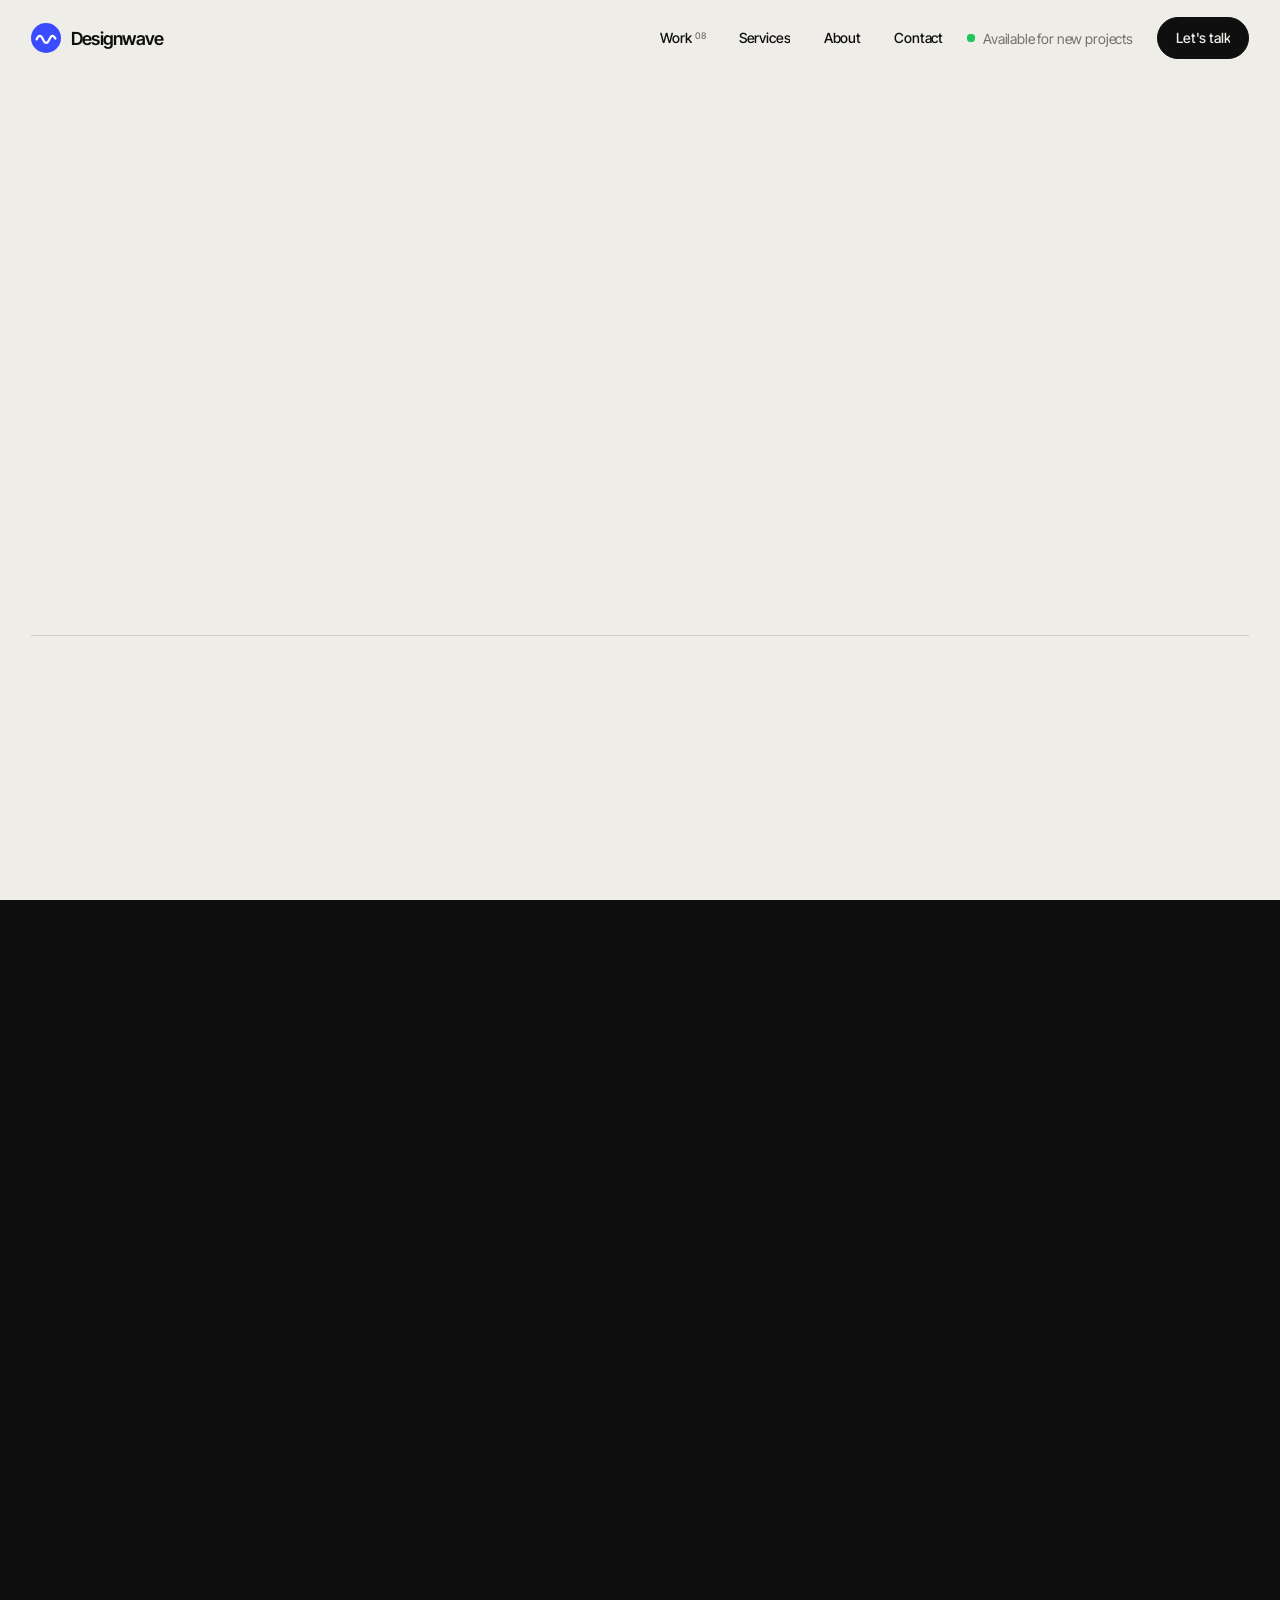
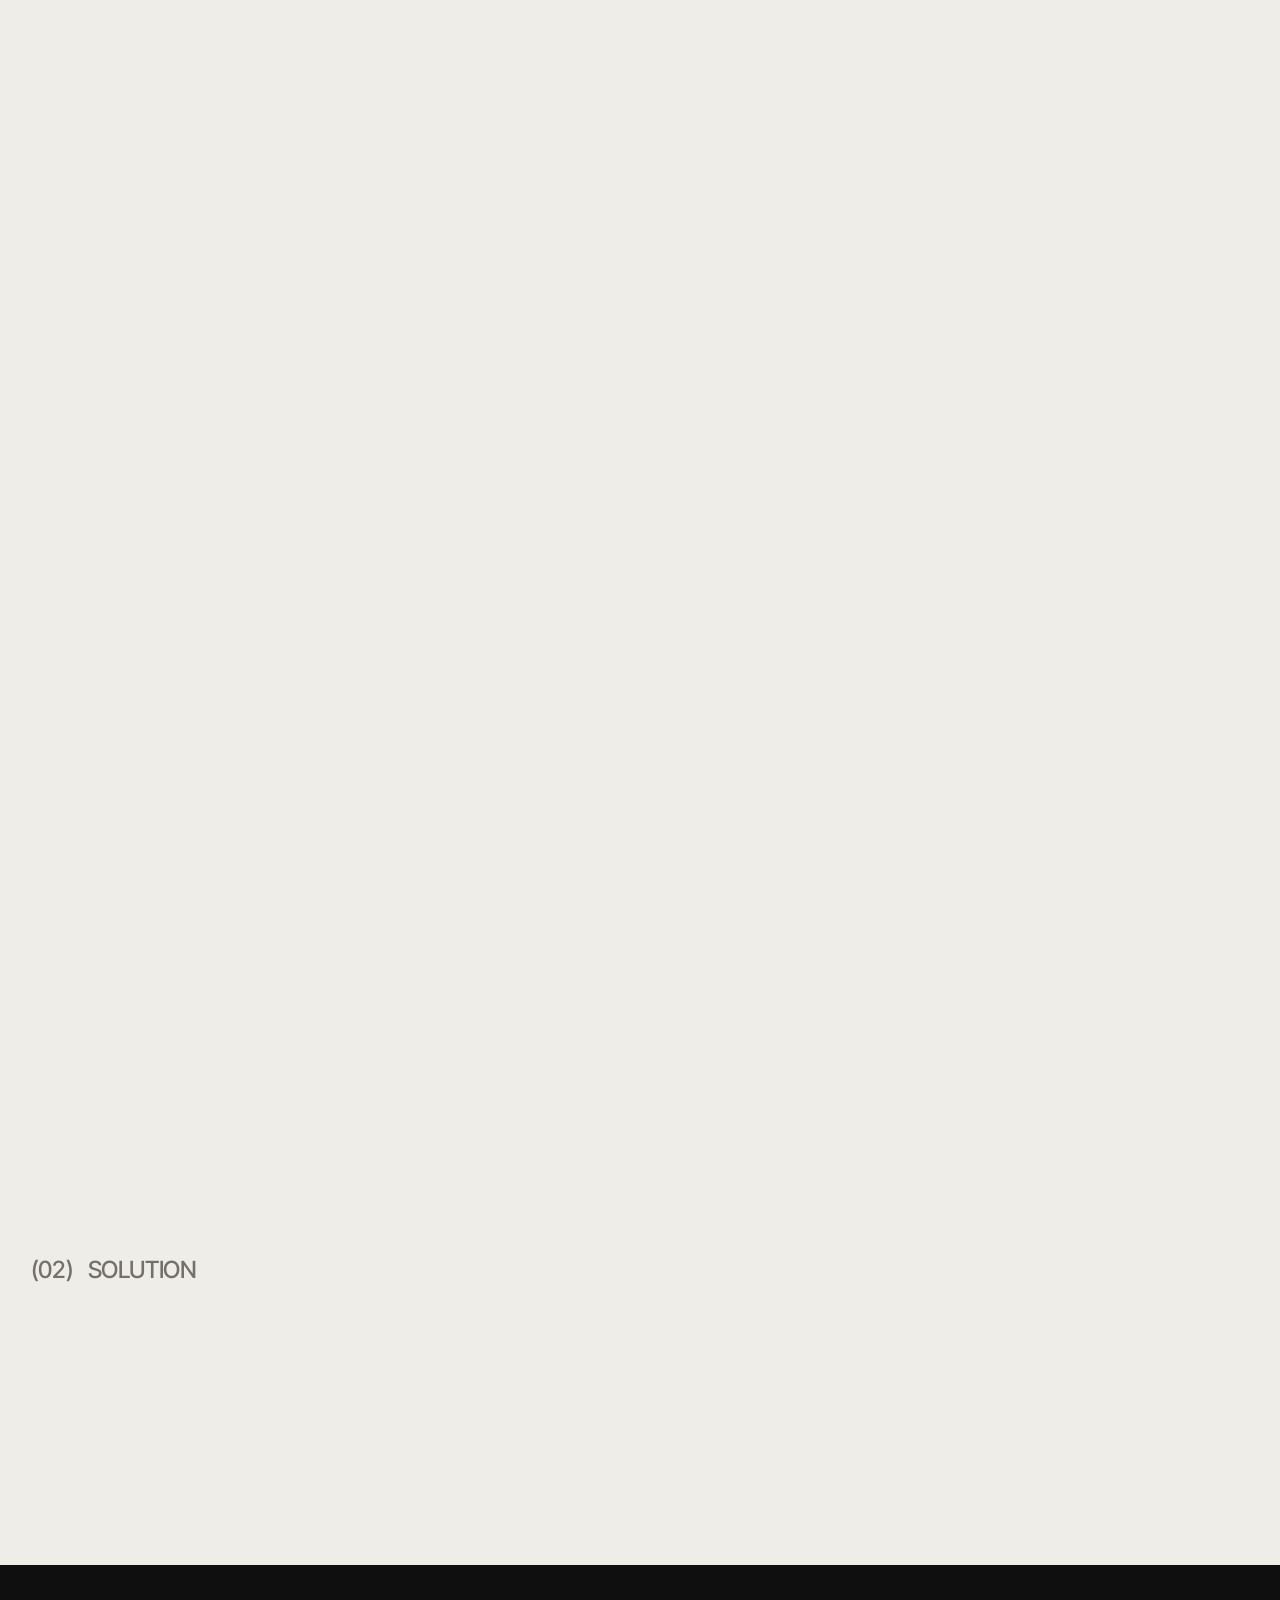
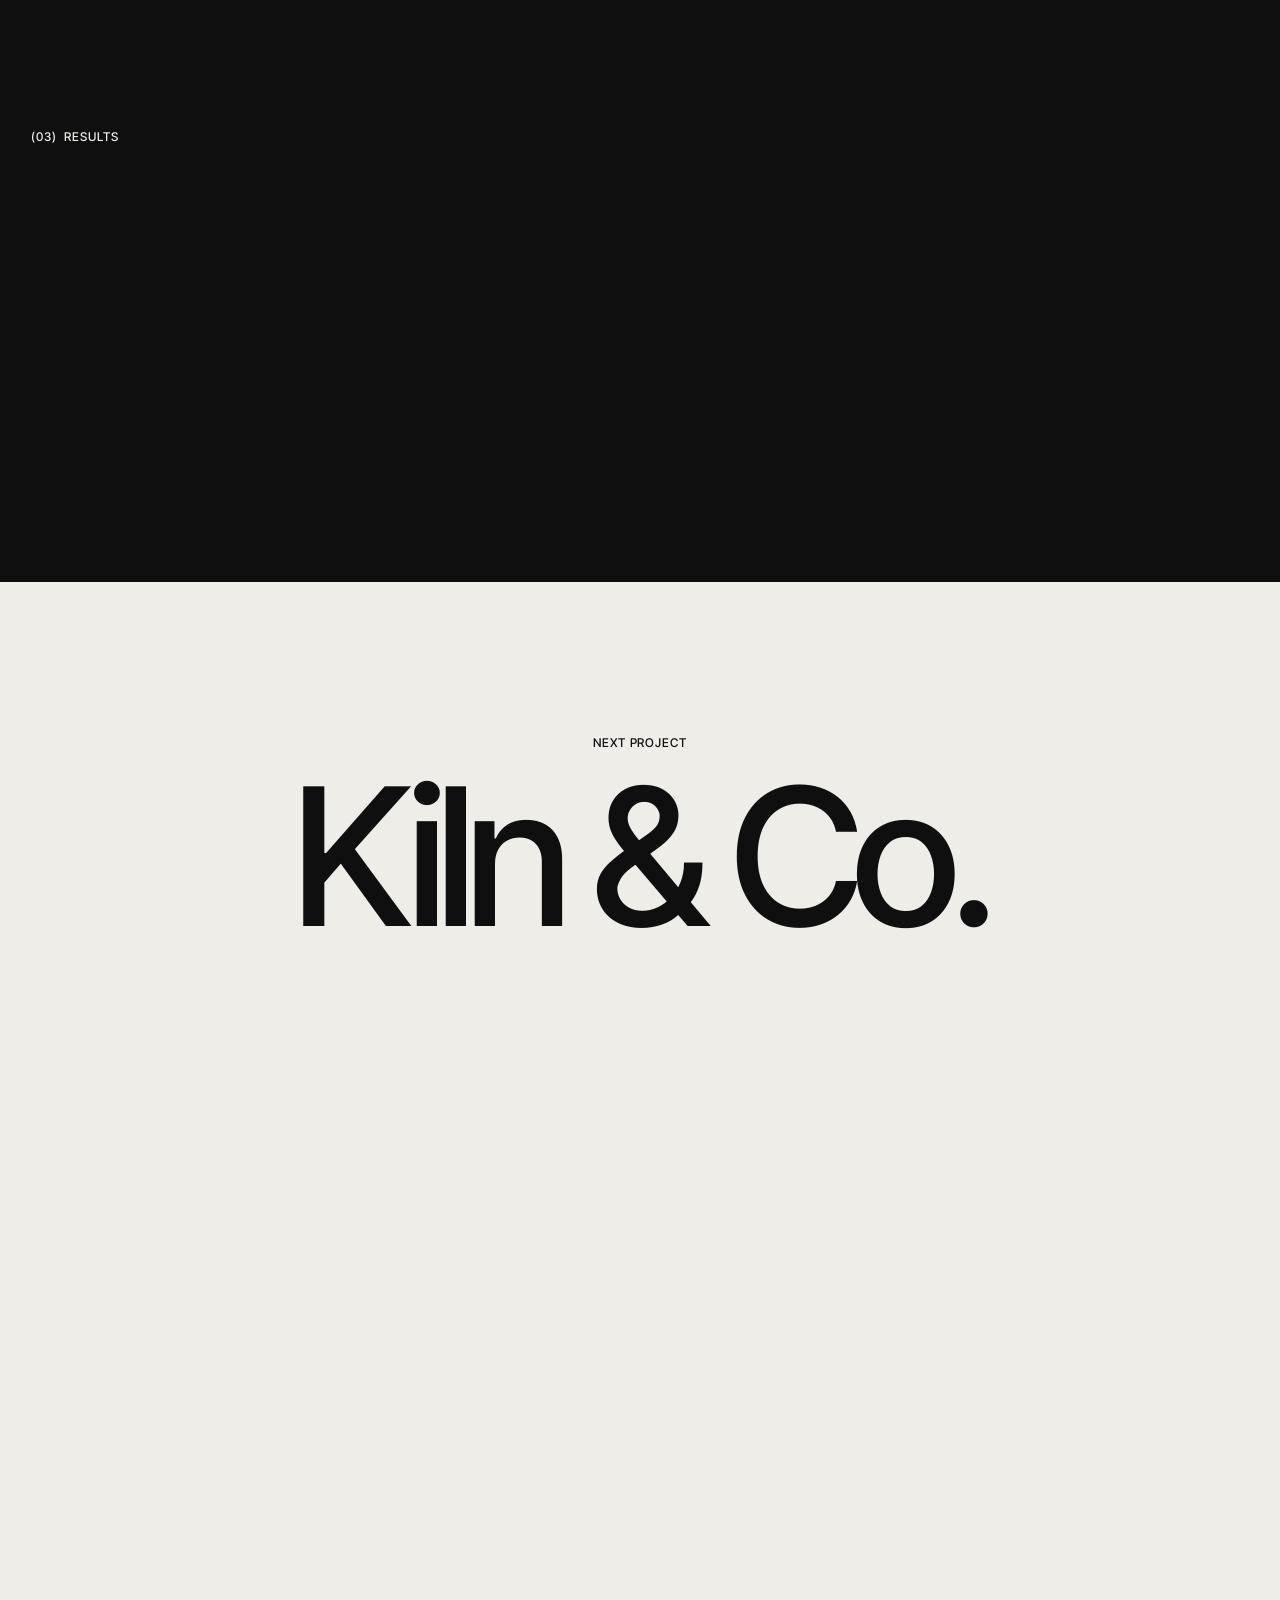
<file: project.html>
<!doctype html>
<html lang="en">
<head>
  <meta charset="utf-8">
  <meta name="viewport" content="width=device-width, initial-scale=1, viewport-fit=cover">
  <title>Aurora — Case study — Designwave</title>
  <meta name="description" content="Case study by Designwave — the design studio of Ibrahim Mosnad.">
  <meta name="author" content="Ibrahim Mosnad">
  <meta name="theme-color" content="#efede8">
  <meta property="og:type" content="website">
  <meta property="og:site_name" content="Designwave">
  <meta property="og:title" content="Aurora — Case study — Designwave">
  <meta property="og:description" content="Case study by Designwave — the design studio of Ibrahim Mosnad.">
  <meta name="twitter:card" content="summary_large_image">
  <link rel="icon" href="assets/img/favicon.svg" type="image/svg+xml">
  <link rel="preconnect" href="https://fonts.googleapis.com">
  <link rel="preconnect" href="https://fonts.gstatic.com" crossorigin>
  <link rel="stylesheet" href="https://fonts.googleapis.com/css2?family=Instrument+Serif:ital@0;1&amp;family=Inter+Tight:wght@400;500;600&amp;display=swap">
  <link rel="stylesheet" href="assets/css/style.css">
  <script>!function(d){var h=d.documentElement;h.classList.add('js');try{if(sessionStorage.getItem('dw-nav')){sessionStorage.removeItem('dw-nav');h.classList.add('is-entering')}else if(!sessionStorage.getItem('dw-loaded')){h.classList.add('is-preloading')}}catch(e){}}(document);</script>
  <script src="assets/js/projects.js" defer></script>
  <script src="assets/js/main.js" defer></script>
</head>
<body data-page="project">

  <a class="skip-link" href="#main">Skip to content</a>

  <!-- Preloader: first visit per session -->
  <div class="preloader" aria-hidden="true">
    <div class="preloader__top">
      <span class="eyebrow">Designwave Studio</span>
      <span class="eyebrow">UX · Web · Brand · Motion</span>
    </div>
    <div class="preloader__bottom">
      <div class="preloader__brand"><span>Design<em>wave</em></span></div>
      <div class="preloader__count"><span data-count>00</span></div>
    </div>
    <div class="preloader__bar"><span></span></div>
  </div>

  <!-- Page transition curtain -->
  <div class="transition" aria-hidden="true">
    <div class="transition__panel"><div class="transition__label"><span>Case study</span></div></div>
  </div>

  <!-- Custom cursor (desktop) -->
  <div class="cursor" aria-hidden="true"><div class="cursor__ring"><span class="cursor__label">View</span></div></div>
  <div class="cursor-dot" aria-hidden="true"></div>

  <header class="header" data-header>
    <a href="index.html" class="logo" aria-label="Designwave — home"><span class="logo__mark" aria-hidden="true"><svg viewBox="0 0 32 32"><circle cx="16" cy="16" r="16"/><path class="wave-path" pathLength="60" d="M6 17.5c2.2-5 4.6-5 6.8 0s4.6 5 6.8 0 4.4-4.6 6.4-1" fill="none" stroke-width="2.4" stroke-linecap="round"/></svg></span><span class="logo__word">Designwave</span></a>
    <nav class="nav" aria-label="Main">
      <a href="work.html" class="nav__link"><span class="roll"><span data-text="Work">Work</span></span><sup>08</sup></a>
      <a href="services.html" class="nav__link"><span class="roll"><span data-text="Services">Services</span></span></a>
      <a href="about.html" class="nav__link"><span class="roll"><span data-text="About">About</span></span></a>
      <a href="contact.html" class="nav__link"><span class="roll"><span data-text="Contact">Contact</span></span></a>
    </nav>
    <span class="header__status"><span class="dot" aria-hidden="true"></span>Available for new projects</span>
    <a href="contact.html" class="btn btn--sm btn--solid header__cta" data-magnetic="0.25"><span class="roll"><span data-text="Let's talk">Let's talk</span></span></a>
    <button class="menu-btn" type="button" aria-expanded="false" aria-controls="menu" aria-label="Open menu" data-menu-toggle><span class="menu-btn__lines" aria-hidden="true"></span></button>
  </header>

  <div class="menu" id="menu" data-menu>
    <nav class="menu__nav" aria-label="Mobile">
      <a href="index.html" class="menu__link" style="--i:0"><span class="menu__num">01</span><span class="menu__label">Home</span></a>
      <a href="work.html" class="menu__link" style="--i:1"><span class="menu__num">02</span><span class="menu__label">Work</span></a>
      <a href="services.html" class="menu__link" style="--i:2"><span class="menu__num">03</span><span class="menu__label">Services</span></a>
      <a href="about.html" class="menu__link" style="--i:3"><span class="menu__num">04</span><span class="menu__label">About</span></a>
      <a href="contact.html" class="menu__link" style="--i:4"><span class="menu__num">05</span><span class="menu__label">Contact</span></a>
    </nav>
    <div class="menu__foot">
      <div><a href="mailto:designwave36@gmail.com" data-email>designwave36@gmail.com</a></div>
      <div class="menu__socials"><a href="https://instagram.com/" target="_blank" rel="noopener">Instagram</a><a href="https://linkedin.com/" target="_blank" rel="noopener">LinkedIn</a><a href="https://behance.net/" target="_blank" rel="noopener">Behance</a><a href="https://dribbble.com/" target="_blank" rel="noopener">Dribbble</a></div>
    </div>
  </div>

  <main id="main" tabindex="-1" data-project>

    <section class="page-hero case-hero container">
      <div class="page-hero__meta">
        <a href="work.html" class="eyebrow link-u" data-reveal="fade">← All work</a>
        <p class="eyebrow" data-reveal="fade"><span>Case study</span> <span data-field="year">2026</span></p>
      </div>
      <h1 class="display page-hero__title" data-split="chars" data-field="title">Aurora</h1>
      <div class="page-hero__intro">
        <p class="lead" data-split="words" data-field="tagline" style="--d:250ms">A calmer way to manage money — marketing website and product UX for a modern fintech platform.</p>
      </div>
      <dl class="case-meta" data-reveal="stagger">
        <div><dt>Client</dt><dd data-field="client">Aurora Finance</dd></div>
        <div><dt>Role</dt><dd data-field="role">Lead UX & Web Designer</dd></div>
        <div><dt>Services</dt><dd data-field="services">Web Design, UX/UI Design, Design System</dd></div>
        <div><dt>Timeline</dt><dd data-field="duration">12 weeks</dd></div>
      </dl>
    </section>

    <div class="media case-cover" data-reveal="clip" data-parallax="0.12">
      <!-- REPLACE: hero image or video for the case study -->
      <div class="ph ph--1" data-ph-variant data-ph-prefix="hero image / video, 16:9" data-ph="Aurora — hero image / video, 16:9"></div>
    </div>

    <section class="section container">
      <div class="case-block">
        <p class="eyebrow"><span>(01)</span> Challenge</p>
        <div class="case-block__body">
          <h2 class="h2" data-split="words">Where we <em>started</em></h2>
          <p data-reveal="up" data-field="challenge">Aurora had a powerful product hidden behind a confusing sign-up flow and a website that looked like every other bank. They needed to feel trustworthy, human and simple — without losing the depth that power users rely on.</p>
        </div>
      </div>
    </section>

    <section class="container">
      <div class="gallery">
        <div class="media" data-reveal="clip" data-parallax="0.06"><div class="ph ph--1" data-ph-variant data-ph-prefix="wide image" data-ph="Aurora — wide image"></div></div>
        <div class="media" data-reveal="clip" data-parallax="0.06"><div class="ph ph--1" data-ph-variant data-ph-prefix="detail, portrait" data-ph="Aurora — detail, portrait"></div></div>
        <div class="media" data-reveal="clip" data-parallax="0.06"><div class="ph ph--1" data-ph-variant data-ph-prefix="screen / mockup" data-ph="Aurora — screen / mockup"></div></div>
        <div class="media" data-reveal="clip" data-parallax="0.06"><div class="ph ph--1" data-ph-variant data-ph-prefix="video / animation" data-ph="Aurora — video / animation"></div></div>
        <div class="media" data-reveal="clip" data-parallax="0.06"><div class="ph ph--1" data-ph-variant data-ph-prefix="detail" data-ph="Aurora — detail"></div></div>
        <div class="media" data-reveal="clip" data-parallax="0.06"><div class="ph ph--1" data-ph-variant data-ph-prefix="detail" data-ph="Aurora — detail"></div></div>
      </div>
    </section>

    <section class="section container">
      <div class="case-block">
        <p class="eyebrow"><span>(02)</span> Solution</p>
        <div class="case-block__body">
          <h2 class="h2" data-split="words">What we <em>made</em></h2>
          <p data-reveal="up" data-field="solution">We rebuilt the journey from first visit to first transfer. A new information architecture, a modular design system and a website with calm, confident motion now carry the brand from landing page to dashboard.</p>
        </div>
      </div>
    </section>

    <section class="section section--dark">
      <div class="container">
        <header class="section-head">
          <p class="eyebrow"><span>(03)</span> Results</p>
          <h2 class="h1" data-split="words">The <em>impact</em></h2>
        </header>
        <div class="results" data-results data-reveal="stagger">
          <div class="stat"><span class="stat__num">+48%</span><span class="stat__label">Sign-up conversion</span></div>
          <div class="stat"><span class="stat__num">−35%</span><span class="stat__label">Onboarding drop-off</span></div>
          <div class="stat"><span class="stat__num">4.8★</span><span class="stat__label">Average app rating</span></div>
        </div>
      </div>
    </section>

    <a class="next-project" href="project.html?p=kiln" data-next data-cursor="view" data-cursor-label="Next case">
      <span class="eyebrow"><span>Next project</span></span>
      <span class="display next-project__title" data-next-title>Kiln & Co.</span>
      <span class="next-project__bar" aria-hidden="true"><span></span></span>
    </a>
  </main>

  <footer class="footer">
    <div class="container footer__top">
      <div class="footer__cta">
        <p class="eyebrow">Have a project in mind?</p>
        <a href="contact.html" class="footer__big" data-cursor="view" data-cursor-label="Say hello">Let’s make <em>waves</em><br>together <svg class="icon" viewBox="0 0 24 24" aria-hidden="true"><path d="M4 12h16M14 6l6 6-6 6"/></svg></a>
      </div>
      <div class="footer__cols">
        <div>
          <p class="eyebrow">Sitemap</p>
          <ul>
            <li><a class="link-u" href="index.html">Home</a></li>
            <li><a class="link-u" href="work.html">Work</a></li>
            <li><a class="link-u" href="services.html">Services</a></li>
            <li><a class="link-u" href="about.html">About</a></li>
            <li><a class="link-u" href="contact.html">Contact</a></li>
          </ul>
        </div>
        <div>
          <p class="eyebrow">Social</p>
          <ul>
            <li><a class="link-u" href="https://instagram.com/" target="_blank" rel="noopener">Instagram</a></li>
            <li><a class="link-u" href="https://linkedin.com/" target="_blank" rel="noopener">LinkedIn</a></li>
            <li><a class="link-u" href="https://behance.net/" target="_blank" rel="noopener">Behance</a></li>
            <li><a class="link-u" href="https://dribbble.com/" target="_blank" rel="noopener">Dribbble</a></li>
          </ul>
        </div>
        <div>
          <p class="eyebrow">Contact</p>
          <ul>
            <li><a class="link-u" href="mailto:designwave36@gmail.com" data-email>designwave36@gmail.com</a></li>
            <li><p>Remote — working worldwide</p></li>
            <li><p>Local time <span data-clock>--:--</span></p></li>
          </ul>
        </div>
      </div>
    </div>
    <div class="footer__wordmark" data-split="chars">Designwave</div>
    <div class="container footer__bottom">
      <span>© <span data-year>2026</span> Designwave — Ibrahim Mosnad</span>
      <span>UX · Web · Brand · Logo · Motion</span>
      <button class="to-top" type="button" data-to-top>Back to top <svg class="icon" viewBox="0 0 24 24" aria-hidden="true"><path d="M4 12h16M14 6l6 6-6 6"/></svg></button>
    </div>
  </footer>

</body>
</html>
</file>
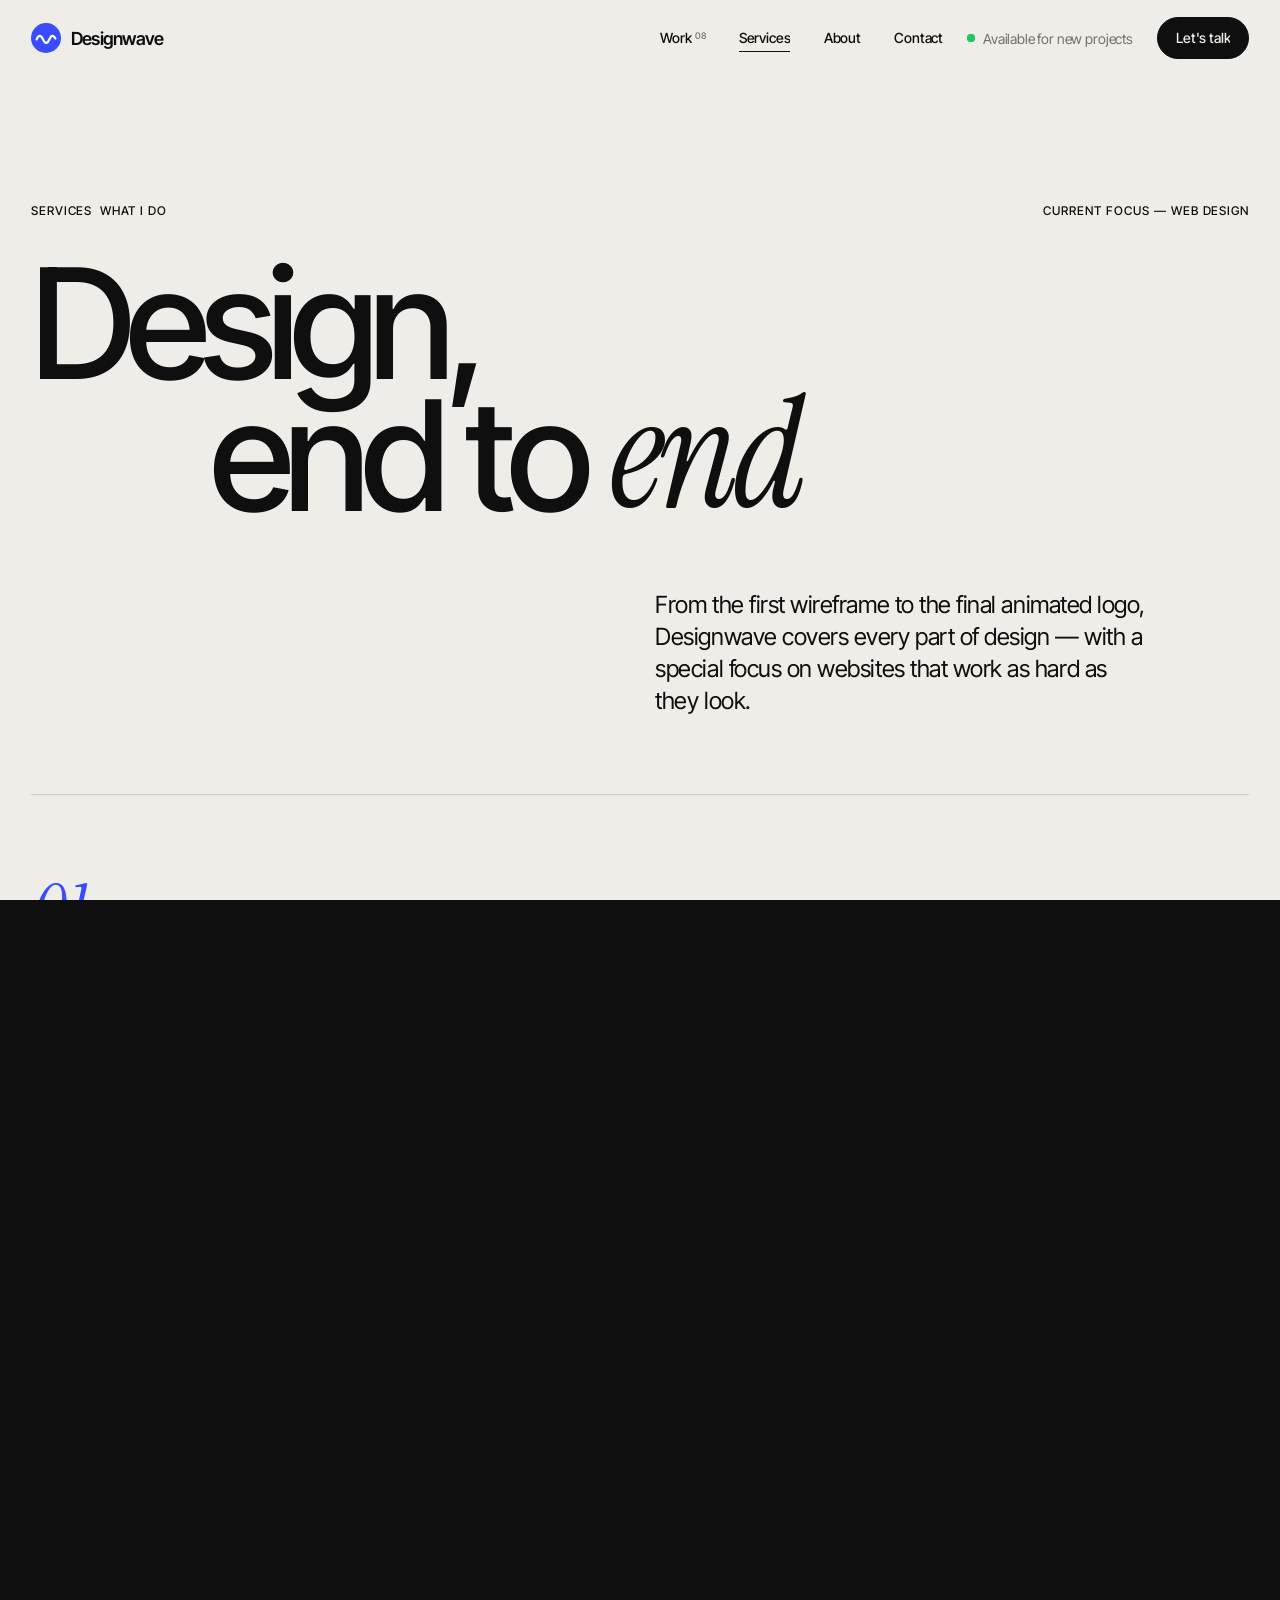
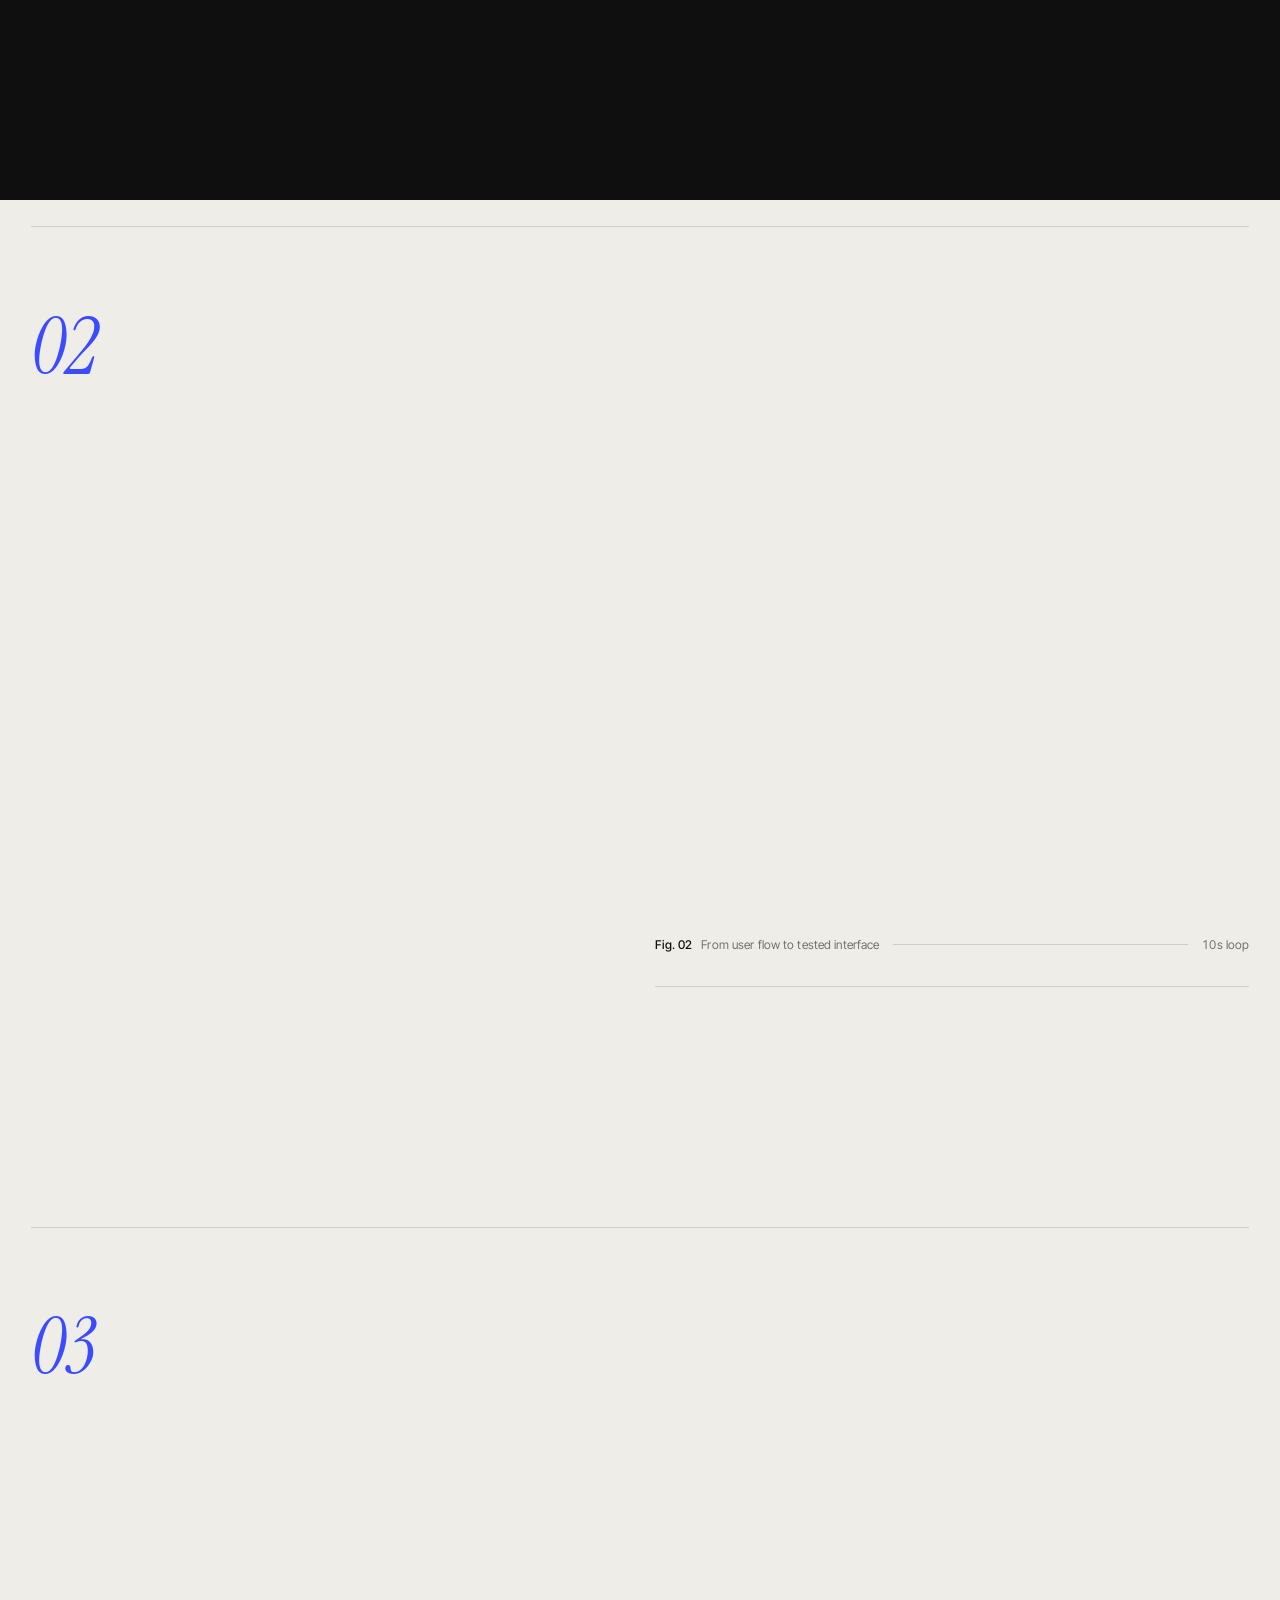
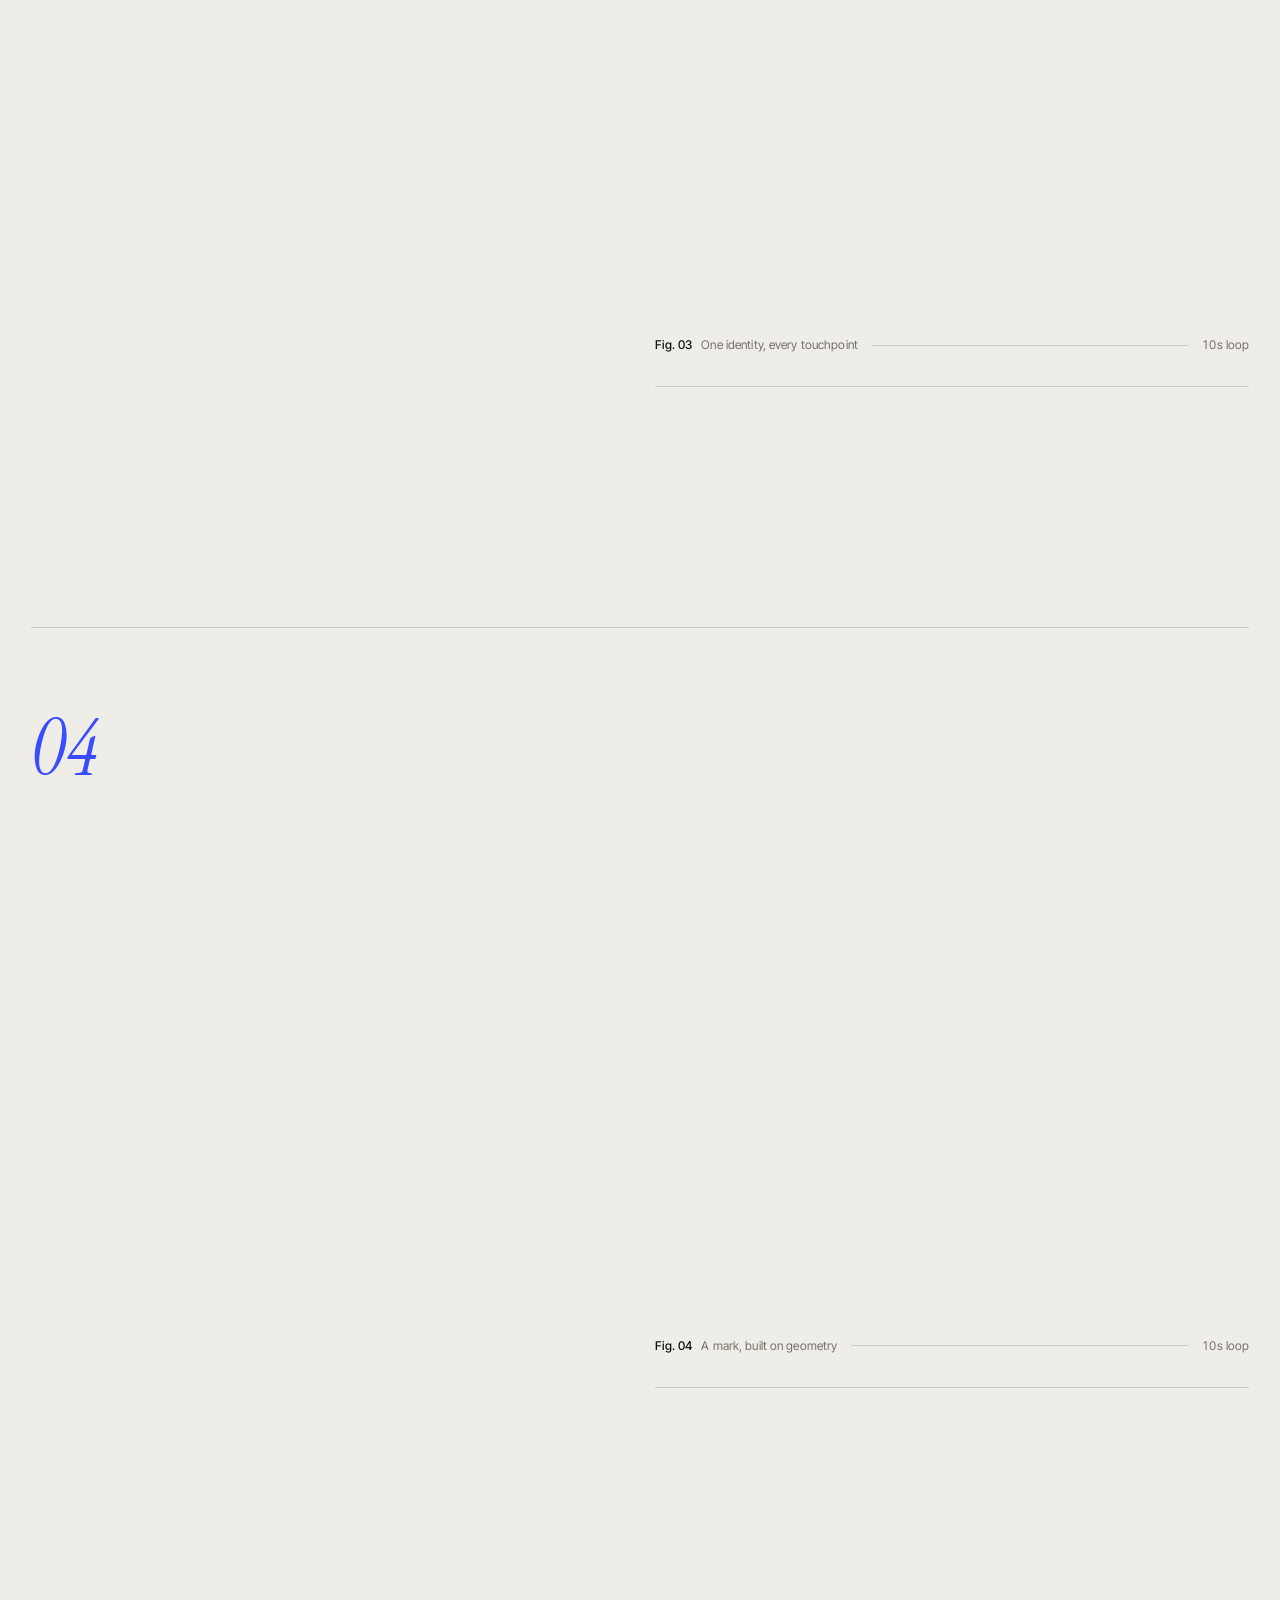
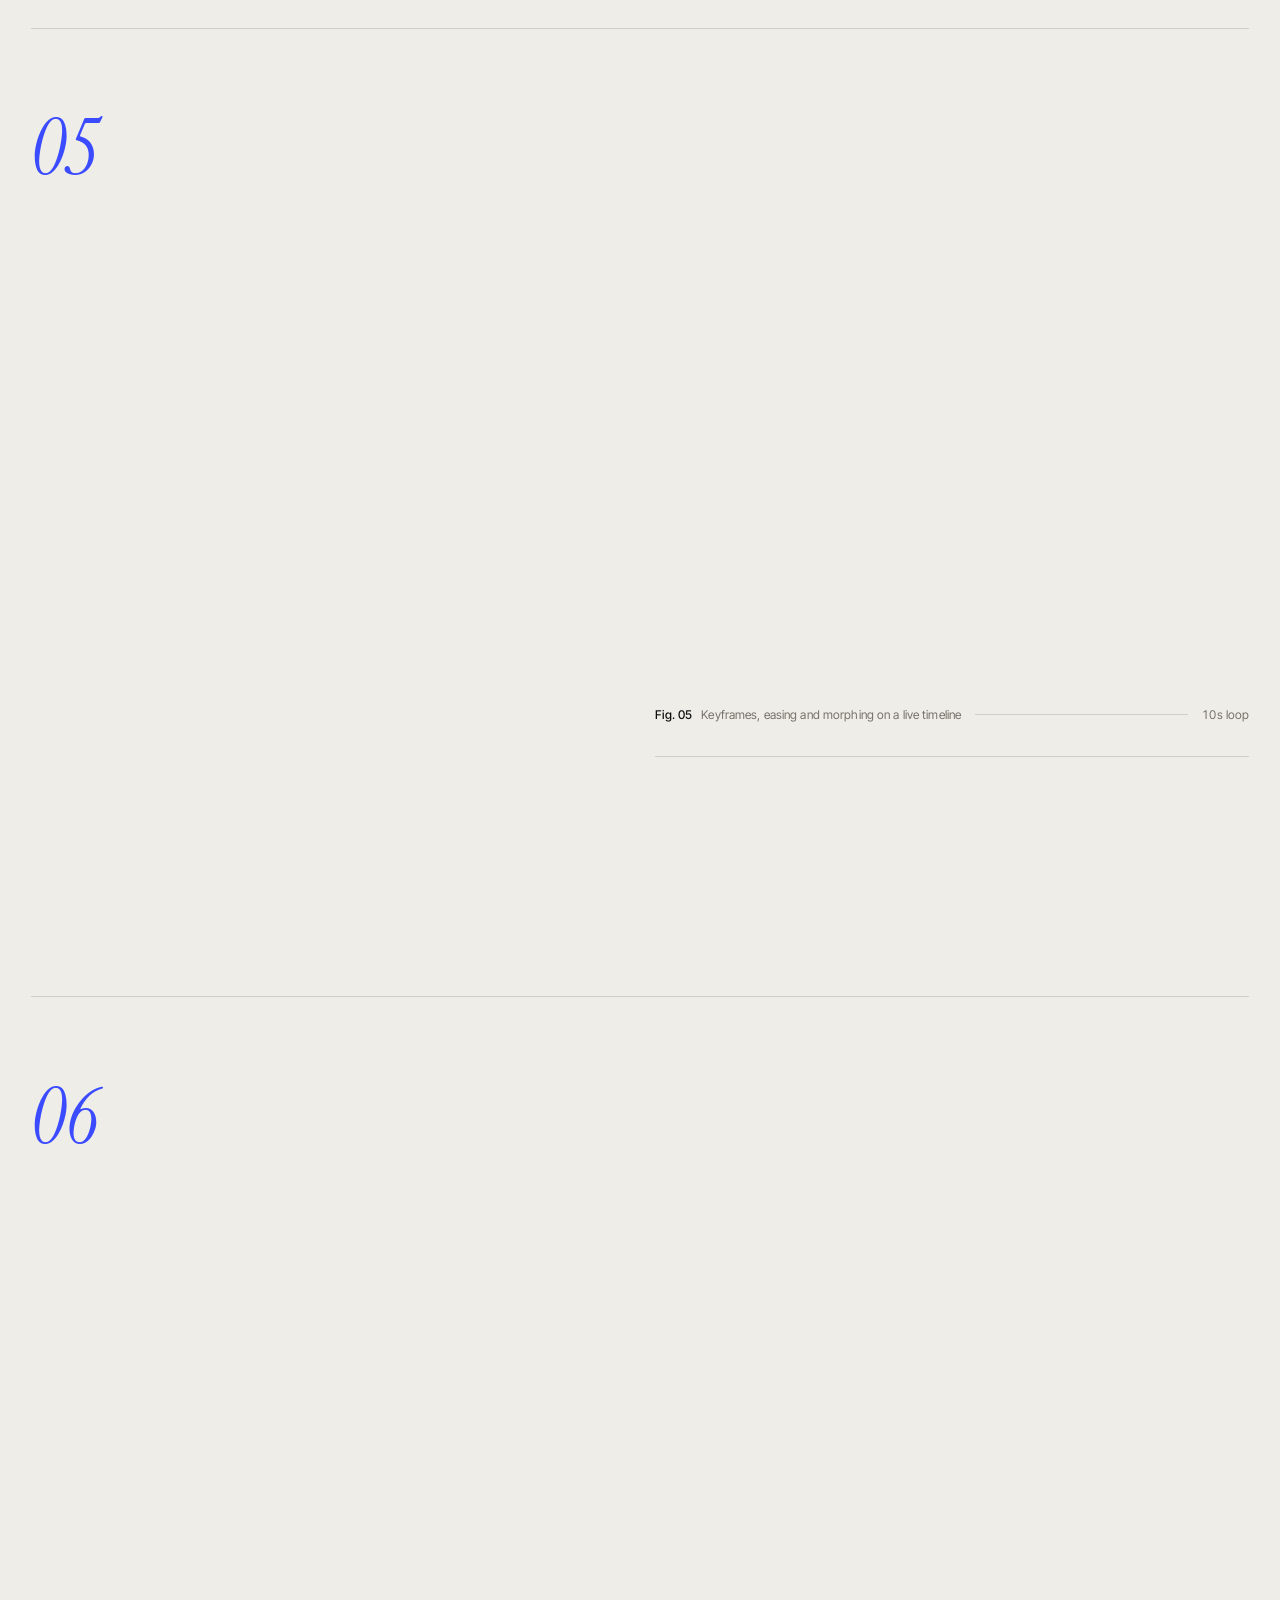
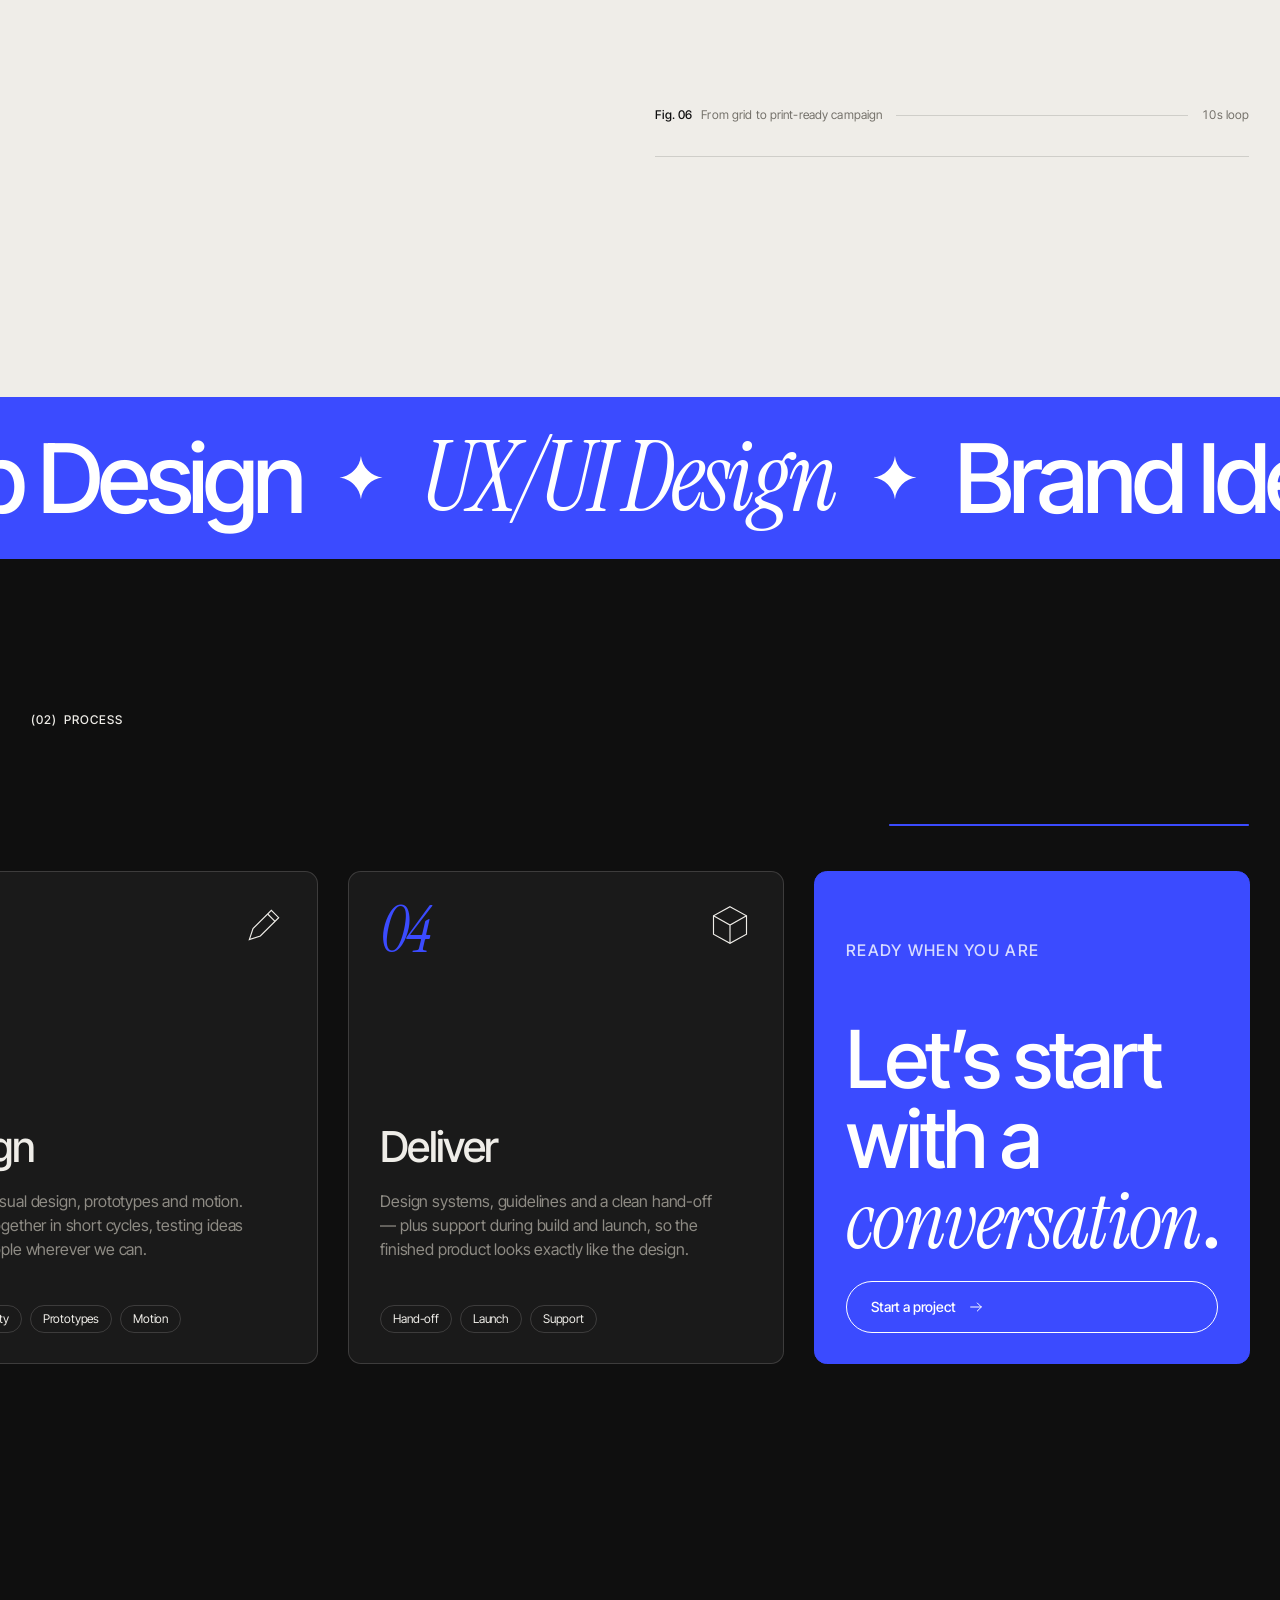
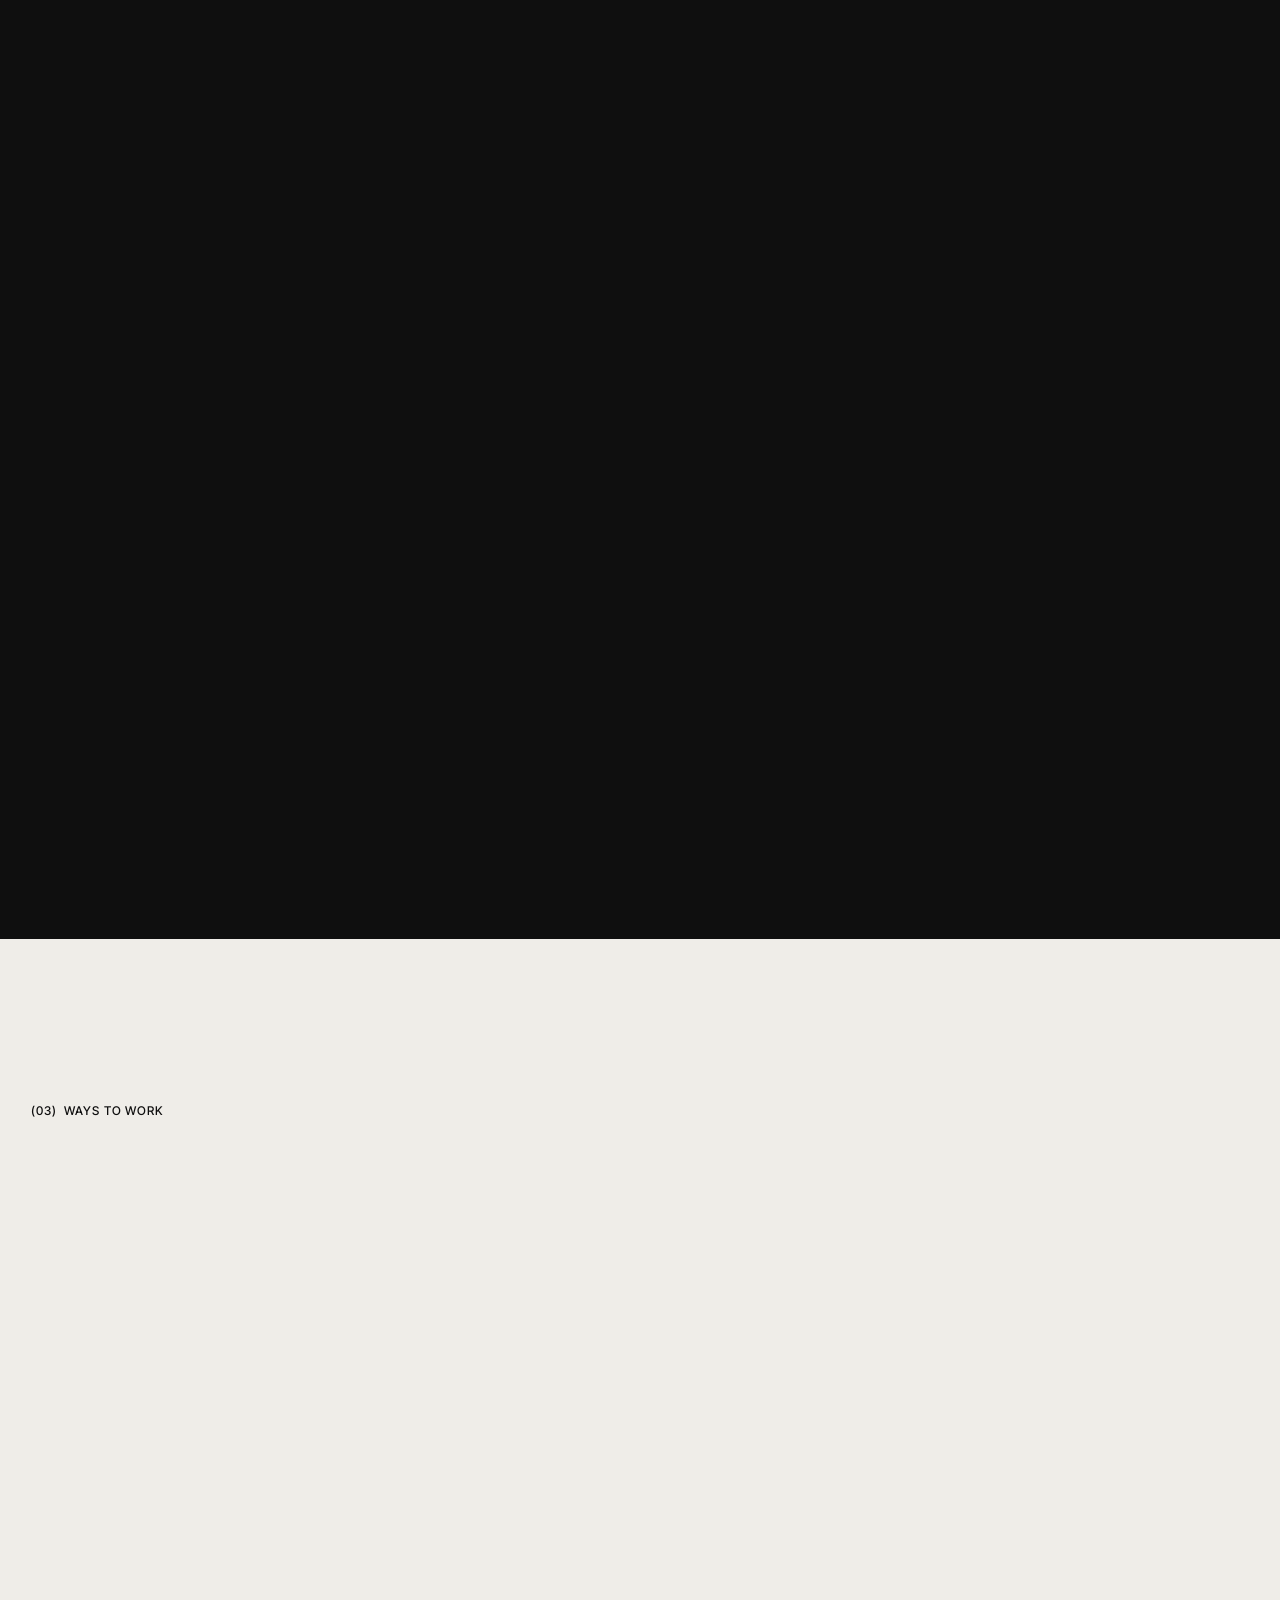
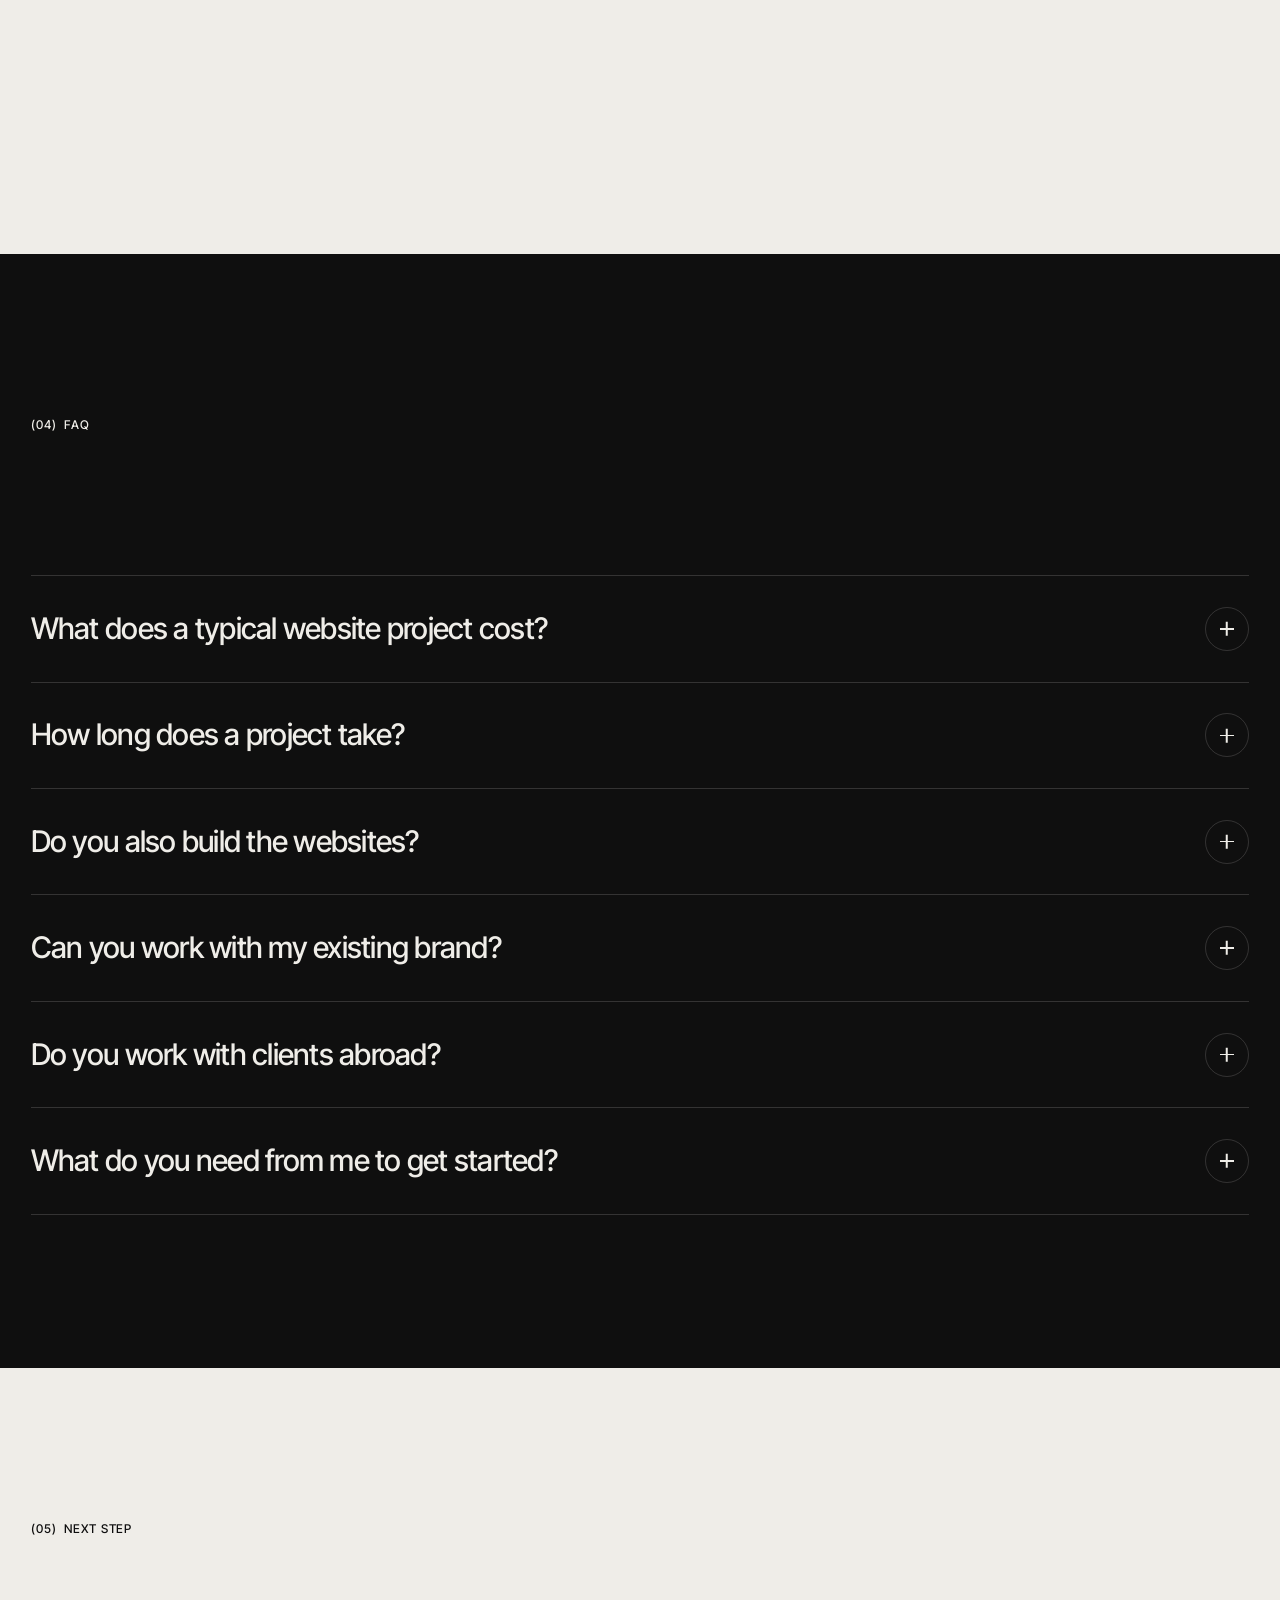
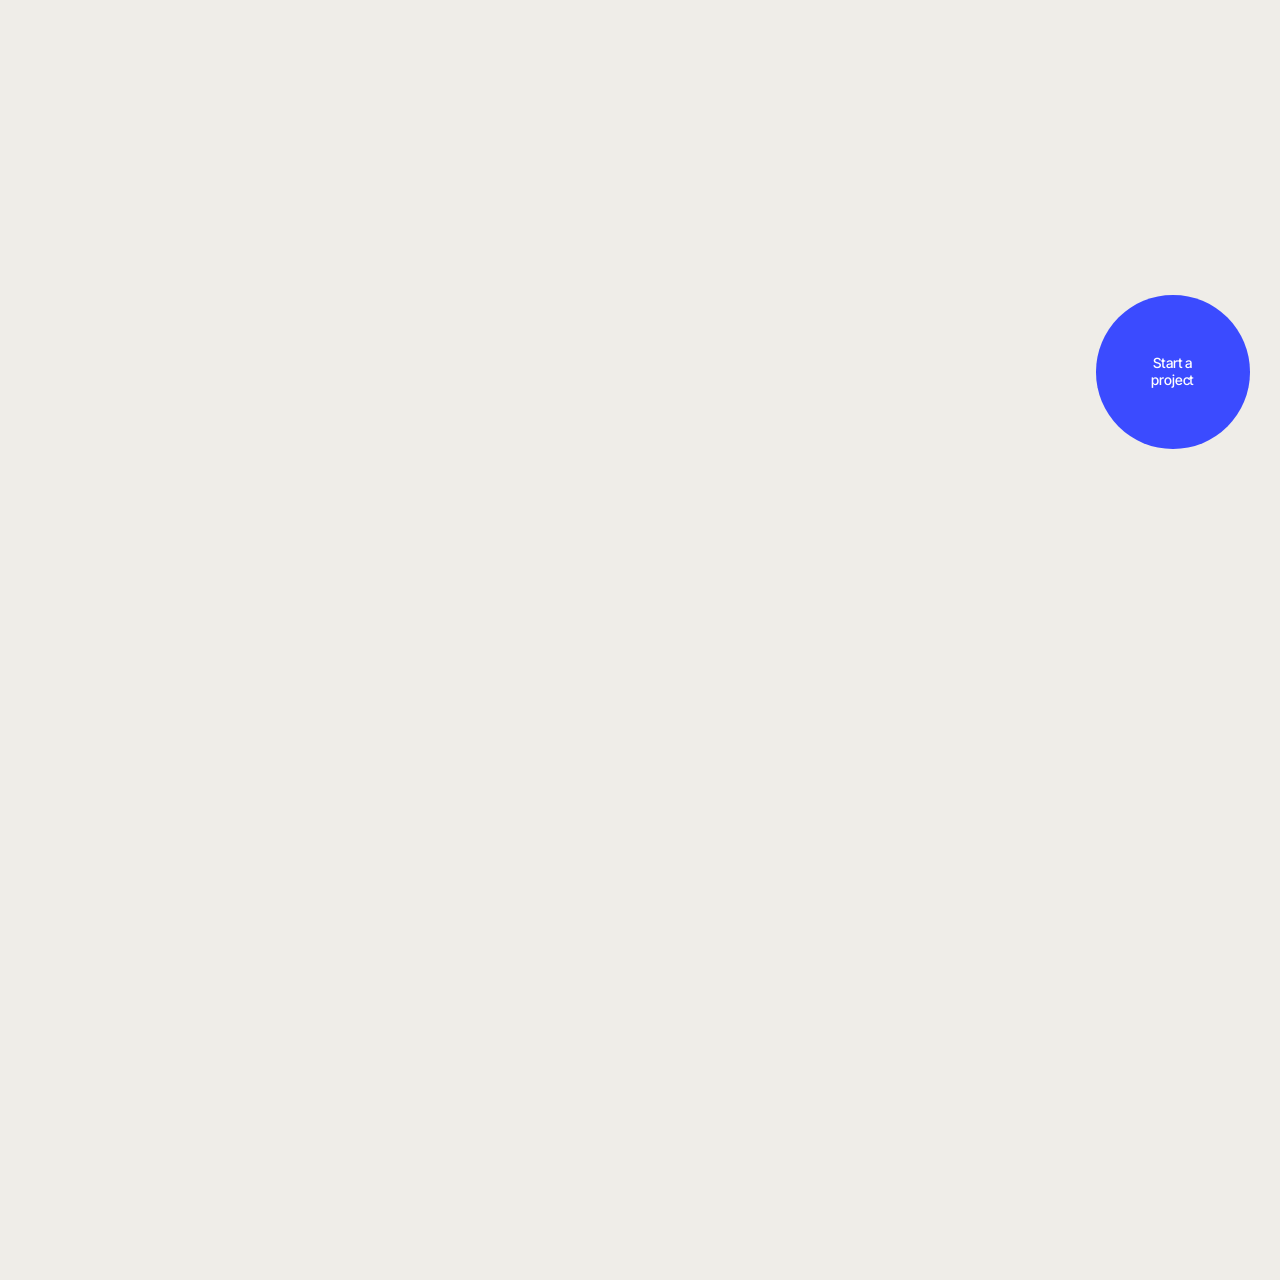
<file: services.html>
<!doctype html>
<html lang="en">
<head>
  <meta charset="utf-8">
  <meta name="viewport" content="width=device-width, initial-scale=1, viewport-fit=cover">
  <title>Services — Designwave — Ibrahim Mosnad</title>
  <meta name="description" content="Web design, UX/UI design, brand identity, logo design, motion graphics and art direction by Designwave.">
  <meta name="author" content="Ibrahim Mosnad">
  <meta name="theme-color" content="#efede8">
  <meta property="og:type" content="website">
  <meta property="og:site_name" content="Designwave">
  <meta property="og:title" content="Services — Designwave — Ibrahim Mosnad">
  <meta property="og:description" content="Web design, UX/UI design, brand identity, logo design, motion graphics and art direction by Designwave.">
  <meta name="twitter:card" content="summary_large_image">
  <link rel="icon" href="assets/img/favicon.svg" type="image/svg+xml">
  <link rel="preconnect" href="https://fonts.googleapis.com">
  <link rel="preconnect" href="https://fonts.gstatic.com" crossorigin>
  <link rel="stylesheet" href="https://fonts.googleapis.com/css2?family=Instrument+Serif:ital@0;1&amp;family=Inter+Tight:wght@400;500;600&amp;display=swap">
  <link rel="stylesheet" href="assets/css/style.css">
  <link rel="stylesheet" href="assets/css/service-anims.css">
  <script>!function(d){var h=d.documentElement;h.classList.add('js');try{if(sessionStorage.getItem('dw-nav')){sessionStorage.removeItem('dw-nav');h.classList.add('is-entering')}else if(!sessionStorage.getItem('dw-loaded')){h.classList.add('is-preloading')}}catch(e){}}(document);</script>
  <script src="assets/js/main.js" defer></script>
</head>
<body data-page="services">

  <a class="skip-link" href="#main">Skip to content</a>

  <!-- Preloader: first visit per session -->
  <div class="preloader" aria-hidden="true">
    <div class="preloader__top">
      <span class="eyebrow">Designwave Studio</span>
      <span class="eyebrow">UX · Web · Brand · Motion</span>
    </div>
    <div class="preloader__bottom">
      <div class="preloader__brand"><span>Design<em>wave</em></span></div>
      <div class="preloader__count"><span data-count>00</span></div>
    </div>
    <div class="preloader__bar"><span></span></div>
  </div>

  <!-- Page transition curtain -->
  <div class="transition" aria-hidden="true">
    <div class="transition__panel"><div class="transition__label"><span>Services</span></div></div>
  </div>

  <!-- Custom cursor (desktop) -->
  <div class="cursor" aria-hidden="true"><div class="cursor__ring"><span class="cursor__label">View</span></div></div>
  <div class="cursor-dot" aria-hidden="true"></div>

  <header class="header" data-header>
    <a href="index.html" class="logo" aria-label="Designwave — home"><span class="logo__mark" aria-hidden="true"><svg viewBox="0 0 32 32"><circle cx="16" cy="16" r="16"/><path class="wave-path" pathLength="60" d="M6 17.5c2.2-5 4.6-5 6.8 0s4.6 5 6.8 0 4.4-4.6 6.4-1" fill="none" stroke-width="2.4" stroke-linecap="round"/></svg></span><span class="logo__word">Designwave</span></a>
    <nav class="nav" aria-label="Main">
      <a href="work.html" class="nav__link"><span class="roll"><span data-text="Work">Work</span></span><sup>08</sup></a>
      <a href="services.html" class="nav__link" aria-current="page"><span class="roll"><span data-text="Services">Services</span></span></a>
      <a href="about.html" class="nav__link"><span class="roll"><span data-text="About">About</span></span></a>
      <a href="contact.html" class="nav__link"><span class="roll"><span data-text="Contact">Contact</span></span></a>
    </nav>
    <span class="header__status"><span class="dot" aria-hidden="true"></span>Available for new projects</span>
    <a href="contact.html" class="btn btn--sm btn--solid header__cta" data-magnetic="0.25"><span class="roll"><span data-text="Let's talk">Let's talk</span></span></a>
    <button class="menu-btn" type="button" aria-expanded="false" aria-controls="menu" aria-label="Open menu" data-menu-toggle><span class="menu-btn__lines" aria-hidden="true"></span></button>
  </header>

  <div class="menu" id="menu" data-menu>
    <nav class="menu__nav" aria-label="Mobile">
      <a href="index.html" class="menu__link" style="--i:0"><span class="menu__num">01</span><span class="menu__label">Home</span></a>
      <a href="work.html" class="menu__link" style="--i:1"><span class="menu__num">02</span><span class="menu__label">Work</span></a>
      <a href="services.html" class="menu__link" style="--i:2" aria-current="page"><span class="menu__num">03</span><span class="menu__label">Services</span></a>
      <a href="about.html" class="menu__link" style="--i:3"><span class="menu__num">04</span><span class="menu__label">About</span></a>
      <a href="contact.html" class="menu__link" style="--i:4"><span class="menu__num">05</span><span class="menu__label">Contact</span></a>
    </nav>
    <div class="menu__foot">
      <div><a href="mailto:designwave36@gmail.com" data-email>designwave36@gmail.com</a></div>
      <div class="menu__socials"><a href="https://instagram.com/" target="_blank" rel="noopener">Instagram</a><a href="https://linkedin.com/" target="_blank" rel="noopener">LinkedIn</a><a href="https://behance.net/" target="_blank" rel="noopener">Behance</a><a href="https://dribbble.com/" target="_blank" rel="noopener">Dribbble</a></div>
    </div>
  </div>

  <main id="main" tabindex="-1">

    <section class="page-hero container">
      <div class="page-hero__meta">
        <p class="eyebrow" data-reveal="fade"><span>Services</span> What I do</p>
        <p class="eyebrow" data-reveal="fade">Current focus — Web Design</p>
      </div>
      <h1 class="display page-hero__title"><span class="line" data-split="chars">Design,</span><span class="line line--indent" data-split="chars" style="--d:120ms">end to <em>end</em></span></h1>
      <div class="page-hero__intro">
        <p class="lead" data-split="words" style="--d:300ms">From the first wireframe to the final animated logo, Designwave covers every part of design — with a special focus on websites that work as hard as they look.</p>
      </div>
    </section>

    <section class="container" aria-label="Service details">
      <article class="svc" id="web">
        <div class="svc__aside">
          <span class="svc__num">01</span>
          <h2 class="svc__title" data-split="words">Web Design</h2>
          <span class="badge" style="align-self:start">Current focus</span>
        </div>
        <div class="svc__main">
          <p class="lead" data-reveal="up">Custom websites that are fast, intuitive and full of character — from strategy and wireframes to high-fidelity design, interaction and a smooth hand-off to development or a no-code build in Webflow or Framer.</p>
          <!-- Service animation (same scene as the homepage). To use your own video or Lottie, replace the .svc-anim__stage contents. -->
          <div class="svc-anim" data-svc-anim>
            <div class="media svc-anim__stage" data-reveal="clip" role="img" aria-label="Animation: a responsive website assembles itself, then a cursor clicks through it">
<svg viewBox="0 0 480 360" aria-hidden="true" focusable="false">
  <defs>
    <linearGradient id="wd-g1" x1="0" y1="0" x2="1" y2="1"><stop offset="0" stop-color="#3b4bff"/><stop offset="1" stop-color="#b9b3f5"/></linearGradient>
    <linearGradient id="wd-g2" x1="0" y1="0" x2="1" y2="1"><stop offset="0" stop-color="#ee6a44"/><stop offset="1" stop-color="#f1d86a"/></linearGradient>
    <linearGradient id="wd-g3" x1="0" y1="0" x2="1" y2="1"><stop offset="0" stop-color="#0e3b36"/><stop offset="1" stop-color="#8fb489"/></linearGradient>
    <linearGradient id="wd-g4" x1="0" y1="0" x2="1" y2="1"><stop offset="0" stop-color="#2d2d2d"/><stop offset="1" stop-color="#6b6b6b"/></linearGradient>
    <clipPath id="wd-clip"><path d="M41 61h398v252a12 12 0 0 1-12 12H53a12 12 0 0 1-12-12z"/></clipPath>
    <clipPath id="wd-m1"><rect x="54" y="104" width="220" height="44"/></clipPath>
    <clipPath id="wd-m2"><rect x="54" y="148" width="220" height="42"/></clipPath>
  </defs>
  <rect class="f-p1 s-l2" x="40.5" y="34.5" width="399" height="291" rx="12"/>
  <path class="s-l1" d="M41 60.5h398"/>
  <circle class="f-mu2" cx="58" cy="47.5" r="3.5"/><circle class="f-mu2" cx="70" cy="47.5" r="3.5"/><circle class="f-mu2" cx="82" cy="47.5" r="3.5"/>
  <rect class="f-p3" x="176" y="41" width="128" height="13" rx="6.5"/>
  <path class="s-mu f-no" stroke-width="1" d="M188 45.5v-1a2 2 0 0 1 4 0v1"/><rect class="f-mu" x="187" y="45.5" width="6" height="4.5" rx="1"/>
  <text class="f-mu" x="198" y="50.2" font-size="6.5">yourwebsite.com</text>
  <path class="s-mu2 f-no" stroke-width="1.2" stroke-linecap="round" d="M418 44.5h10M418 47.5h10M418 50.5h10"/>
  <rect class="wd-load f-ac" x="41" y="59.5" width="398" height="1.5"/>
  <g clip-path="url(#wd-clip)">
    <g class="wd-content">
      <g class="wd-page">
        <rect class="wd-col0 f-ac" fill-opacity=".09" x="60" y="61" width="50" height="380"/><rect class="wd-col1 f-ac" fill-opacity=".09" x="122" y="61" width="50" height="380"/><rect class="wd-col2 f-ac" fill-opacity=".09" x="184" y="61" width="50" height="380"/><rect class="wd-col3 f-ac" fill-opacity=".09" x="246" y="61" width="50" height="380"/><rect class="wd-col4 f-ac" fill-opacity=".09" x="308" y="61" width="50" height="380"/><rect class="wd-col5 f-ac" fill-opacity=".09" x="370" y="61" width="50" height="380"/>
        <circle class="wd-n0 f-ac" cx="66" cy="80" r="6"/>
        <rect class="wd-n1 f-fg" x="77" y="77.5" width="36" height="5" rx="2.5"/>
        <rect class="wd-n2 f-mu" x="262" y="78" width="22" height="4" rx="2"/>
        <rect class="wd-n3 f-mu" x="292" y="78" width="26" height="4" rx="2"/>
        <rect class="wd-n4 f-mu" x="326" y="78" width="20" height="4" rx="2"/>
        <g class="wd-n5"><rect class="f-fg" x="362" y="71" width="58" height="18" rx="9"/><text class="f-bg" x="391" y="82.6" font-size="7" font-weight="500" text-anchor="middle">Let’s talk</text></g>
        <g clip-path="url(#wd-m1)"><text class="wd-h1 f-fg" x="58" y="138" font-size="36" font-weight="500" letter-spacing="-1.8">Websites</text></g>
        <g clip-path="url(#wd-m2)"><text class="wd-h2 f-fg" x="58" y="178" font-size="36" font-weight="500" letter-spacing="-1.8">that <tspan class="serif" font-weight="400" letter-spacing="-1">move.</tspan></text></g>
        <rect class="wd-s1 f-mu" x="60" y="194" width="150" height="4" rx="2"/>
        <rect class="wd-s2 f-mu" x="60" y="204" width="112" height="4" rx="2"/>
        <g class="wd-cta"><rect class="f-ac" x="60" y="222" width="78" height="22" rx="11"/><text fill="#fff" x="99" y="235.8" font-size="7.5" font-weight="500" text-anchor="middle">Get started</text></g>
        <g class="wd-cta2"><rect class="f-no s-l2" x="144.5" y="222.5" width="64" height="21" rx="10.5"/><text class="f-fg" x="176.5" y="235.8" font-size="7.5" text-anchor="middle">Our work</text></g>
        <g class="wd-img">
          <rect x="262" y="102" width="158" height="142" rx="10" fill="url(#wd-g1)"/>
          <path class="wd-img-c f-no" stroke="#fff" stroke-opacity=".75" stroke-width="1.2" pathLength="1" d="M305 166a36 36 0 1 0 72 0a36 36 0 1 0 -72 0"/>
          <path class="wd-img-w f-no" stroke="#fff" stroke-width="1.6" stroke-linecap="round" pathLength="1" d="M276 206c14-18 26-18 40 0s26 18 40 0 26-18 40 0"/>
          <rect fill="#fff" fill-opacity=".9" x="274" y="114" width="30" height="4" rx="2"/>
          <circle fill="#fff" cx="406" cy="116" r="3"/>
        </g>
        <text class="wd-tb f-mu" x="60" y="270" font-size="5.5" letter-spacing="1.4">TRUSTED BY</text>
        <g class="wd-lg0"><circle class="f-mu2" cx="63" cy="283" r="3"/><rect class="f-mu2" x="70" y="280.5" width="30" height="5" rx="2.5"/></g><g class="wd-lg1"><circle class="f-mu2" cx="135" cy="283" r="3"/><rect class="f-mu2" x="142" y="280.5" width="36" height="5" rx="2.5"/></g><g class="wd-lg2"><circle class="f-mu2" cx="207" cy="283" r="3"/><rect class="f-mu2" x="214" y="280.5" width="42" height="5" rx="2.5"/></g><g class="wd-lg3"><circle class="f-mu2" cx="279" cy="283" r="3"/><rect class="f-mu2" x="286" y="280.5" width="30" height="5" rx="2.5"/></g><g class="wd-lg4"><circle class="f-mu2" cx="351" cy="283" r="3"/><rect class="f-mu2" x="358" y="280.5" width="36" height="5" rx="2.5"/></g>
        <text class="wd-sec f-fg" x="60" y="318" font-size="16" font-weight="500" letter-spacing="-.6">Selected <tspan class="serif" font-weight="400">work</tspan></text>
        <text class="wd-sec2 f-mu" x="420" y="318" font-size="7" text-anchor="end">View all →</text>
        <g class="wd-c0"><rect x="60" y="332" width="113" height="84" rx="7" fill="url(#wd-g2)"/><rect class="f-fg" x="60" y="424" width="56" height="5" rx="2.5"/><rect class="f-mu" x="60" y="434" width="38" height="4" rx="2"/></g><g class="wd-c1"><rect x="183" y="332" width="113" height="84" rx="7" fill="url(#wd-g3)"/><rect class="wd-hov" fill="#fff" x="183" y="332" width="113" height="84" rx="7"/><rect class="f-fg" x="183" y="424" width="62" height="5" rx="2.5"/><rect class="f-mu" x="183" y="434" width="38" height="4" rx="2"/></g><g class="wd-c2"><rect x="306" y="332" width="113" height="84" rx="7" fill="url(#wd-g4)"/><rect class="f-fg" x="306" y="424" width="68" height="5" rx="2.5"/><rect class="f-mu" x="306" y="434" width="38" height="4" rx="2"/></g>
      </g>
    </g>
  </g>
  <circle class="wd-rip f-no" stroke="#fff" stroke-width="1.2" cx="99" cy="233" r="12"/>
  <g class="wd-cur"><path d="M0 0v16.5l4.2-4 3 6.8 2.9-1.3-3-6.6h5.9z" fill="#fff" stroke="#131313" stroke-width="1" stroke-linejoin="round"/></g>
</svg>
            </div>
            <p class="svc-anim__cap"><span><b>Fig. 01</b> A website, designed and assembled</span><span class="svc-anim__bar" aria-hidden="true"><i></i></span><span aria-hidden="true">10s loop</span></p>
          </div>
          <ul class="svc__list" data-reveal="stagger"><li>Marketing websites</li><li>Landing pages</li><li>Portfolio & editorial sites</li><li>E-commerce design</li><li>Webflow / Framer builds</li><li>Interaction & micro-animation</li></ul>
        </div>
      </article>
      <article class="svc" id="ux">
        <div class="svc__aside">
          <span class="svc__num">02</span>
          <h2 class="svc__title" data-split="words">UX / UI Design</h2>
          
        </div>
        <div class="svc__main">
          <p class="lead" data-reveal="up">Research-led product design for apps and platforms. I map the journeys, prototype the flows and design interfaces that make complex things feel simple.</p>
          <!-- Service animation (same scene as the homepage). To use your own video or Lottie, replace the .svc-anim__stage contents. -->
          <div class="svc-anim" data-svc-anim>
            <div class="media svc-anim__stage" data-reveal="clip" role="img" aria-label="Animation: a user flow, a wireframe becoming a finished app screen, and a completed checkout">
<svg viewBox="0 0 480 360" aria-hidden="true" focusable="false">
  <defs>
    <linearGradient id="ux-g1" x1="0" y1="0" x2="1" y2="1"><stop offset="0" stop-color="#f1d86a"/><stop offset="1" stop-color="#ee6a44"/></linearGradient>
    <linearGradient id="ux-scan" x1="0" y1="0" x2="0" y2="1"><stop offset="0" stop-color="#5a67ff" stop-opacity="0"/><stop offset="1" stop-color="#5a67ff" stop-opacity=".35"/></linearGradient>
    <clipPath id="ux-scr"><rect x="297" y="33" width="136" height="294" rx="20"/></clipPath>
  </defs>
  <g class="ux-content">
    <text class="f-mu" x="36" y="40" font-size="5.5" letter-spacing="1.5">USER FLOW — CHECKOUT</text>
    <g class="ux-persona"><circle class="f-li" cx="176" cy="38" r="5"/><text class="f-mu" x="185" y="40" font-size="5.5">Persona · New visitor</text></g>
    <path class="ux-c0 f-no s-l2" stroke-width="1.2" pathLength="1" d="M128 76C160 76 186 88 186 117"/>
    <path class="ux-a0 f-no s-l2" stroke-width="1.2" stroke-linecap="round" stroke-linejoin="round" d="M182.5 113l3.5 4.5 3.5-4.5"/>
    <path class="ux-c1 f-no s-l2" stroke-width="1.2" pathLength="1" d="M186 154C186 180 160 196 129 196"/>
    <path class="ux-a1 f-no s-l2" stroke-width="1.2" stroke-linecap="round" stroke-linejoin="round" d="M133 192.5l-4.5 3.5 4.5 3.5"/>
    <path class="ux-c2 f-no s-l2" stroke-width="1.2" pathLength="1" d="M82 214C82 244 104 256 139 256"/>
    <path class="ux-a2 f-no s-l2" stroke-width="1.2" stroke-linecap="round" stroke-linejoin="round" d="M135 252.5l4.5 3.5-4.5 3.5"/>
    <path class="ux-gc f-no s-mu2" stroke-dasharray="2 3" pathLength="1" d="M140 136H128"/>
    <g class="ux-ghost"><rect class="f-no s-mu2" stroke-dasharray="3 3" x="36.5" y="118.5" width="92" height="36" rx="9"/><text class="f-mu" x="66" y="139" font-size="7">Search</text></g>
    <g class="ux-nd0">
        <rect class="f-p2 s-l2" x="36.5" y="58.5" width="92" height="36" rx="9"/>
        <rect class="ux-act0 f-ac s-ac" fill-opacity=".1" stroke-width="1.2" x="36.5" y="58.5" width="92" height="36" rx="9"/>
        <circle class="f-p3" cx="52" cy="76" r="8"/>
        <circle class="f-ac" cx="52" cy="76" r="2.5"/>
        <text class="f-fg" x="66" y="74" font-size="7.5" font-weight="500">Discover</text>
        <text class="f-mu" x="66" y="84" font-size="5.5">Landing page</text>
      </g><g class="ux-nd1">
        <rect class="f-p2 s-l2" x="140.5" y="118.5" width="92" height="36" rx="9"/>
        <rect class="ux-act1 f-ac s-ac" fill-opacity=".1" stroke-width="1.2" x="140.5" y="118.5" width="92" height="36" rx="9"/>
        <circle class="f-p3" cx="156" cy="136" r="8"/>
        <circle class="f-ac" cx="156" cy="136" r="2.5"/>
        <text class="f-fg" x="170" y="134" font-size="7.5" font-weight="500">Browse</text>
        <text class="f-mu" x="170" y="144" font-size="5.5">Catalogue</text>
      </g><g class="ux-nd2">
        <rect class="f-p2 s-l2" x="36.5" y="178.5" width="92" height="36" rx="9"/>
        <rect class="ux-act2 f-ac s-ac" fill-opacity=".1" stroke-width="1.2" x="36.5" y="178.5" width="92" height="36" rx="9"/>
        <circle class="f-p3" cx="52" cy="196" r="8"/>
        <circle class="f-ac" cx="52" cy="196" r="2.5"/>
        <text class="f-fg" x="66" y="194" font-size="7.5" font-weight="500">Product</text>
        <text class="f-mu" x="66" y="204" font-size="5.5">Detail view</text>
      </g><g class="ux-nd3">
        <rect class="f-p2 s-l2" x="140.5" y="238.5" width="92" height="36" rx="9"/>
        <rect class="ux-act3 f-ac s-ac" fill-opacity=".1" stroke-width="1.2" x="140.5" y="238.5" width="92" height="36" rx="9"/>
        <circle class="f-p3" cx="156" cy="256" r="8"/>
        <circle class="f-ac" cx="156" cy="256" r="2.5"/>
        <text class="f-fg" x="170" y="254" font-size="7.5" font-weight="500">Checkout</text>
        <text class="f-mu" x="170" y="264" font-size="5.5">Payment</text>
      </g>
    <g transform="rotate(-3 72 312)"><g class="ux-note"><rect x="34" y="292" width="80" height="40" rx="2" fill="#f1d86a"/><text x="42" y="306" font-size="6.5" font-weight="600" fill="#131313">Fewer steps,</text><text x="42" y="316" font-size="6.5" fill="#131313">happier users.</text><rect x="42" y="322" width="30" height="2" rx="1" fill="#131313" fill-opacity=".35"/></g></g>
    <g class="ux-met"><text class="f-mu" x="140" y="300" font-size="5.5" letter-spacing="1.2">TASK SUCCESS</text><rect class="f-p3" x="140" y="308" width="96" height="4" rx="2"/></g>
    <rect class="ux-bar f-ac" x="140" y="308" width="88" height="4" rx="2"/>
    <text class="ux-val f-fg" x="236" y="300.5" font-size="8" font-weight="600" text-anchor="end">92%</text>
  </g>

  <rect class="f-p2 s-l2" x="290.5" y="26.5" width="149" height="307" rx="26"/>
  <rect class="f-p3" x="440" y="92" width="2" height="26" rx="1"/>
  <rect class="f-bg" x="297" y="33" width="136" height="294" rx="20"/>
  <g clip-path="url(#ux-scr)">
    <g class="ux-content">
      <text class="f-fg" x="310" y="47" font-size="6" font-weight="600">9:41</text>
      <rect class="f-fg" x="404" y="42.5" width="10" height="5" rx="1.5"/><rect class="f-fg" x="394" y="43.5" width="6" height="4" rx="1"/>
      <g class="ux-wf0"><rect class="f-mu2" x="307" y="60" width="46" height="6" rx="2"/><circle class="f-no s-mu2" cx="417" cy="63" r="6"/></g>
      <g class="ux-wf1"><rect class="f-no s-mu2" stroke-dasharray="3 3" x="307.5" y="76.5" width="115" height="77" rx="8"/><path class="s-mu2" d="M308 77L422 153M422 77L308 153"/></g>
      <g class="ux-wf2"><rect class="f-mu2" x="307" y="164" width="80" height="7" rx="2"/><rect class="f-mu2" x="307" y="176" width="56" height="5" rx="2"/></g>
      <g class="ux-wf3"><rect class="f-no s-mu2" stroke-dasharray="3 2" x="307.5" y="194.5" width="17" height="17" rx="4"/><rect class="f-mu2" x="331" y="198" width="60" height="4" rx="2"/><rect class="f-mu2" x="331" y="205" width="40" height="3" rx="1.5"/><rect class="f-no s-mu2" stroke-dasharray="3 2" x="307.5" y="218.5" width="17" height="17" rx="4"/><rect class="f-mu2" x="331" y="222" width="60" height="4" rx="2"/><rect class="f-mu2" x="331" y="229" width="40" height="3" rx="1.5"/><rect class="f-no s-mu2" stroke-dasharray="3 2" x="307.5" y="242.5" width="17" height="17" rx="4"/><rect class="f-mu2" x="331" y="246" width="60" height="4" rx="2"/><rect class="f-mu2" x="331" y="253" width="40" height="3" rx="1.5"/></g>
      <g class="ux-wf4"><rect class="f-no s-mu2" stroke-dasharray="3 3" x="307.5" y="280.5" width="115" height="25" rx="12.5"/><rect class="f-mu2" x="345" y="291.5" width="40" height="3" rx="1.5"/></g>
      <g class="ux-uiw">
        <g class="ux-ui0"><text class="f-fg" x="307" y="67" font-size="12" font-weight="500" letter-spacing="-.4">Explore</text><circle class="f-li" cx="417" cy="63" r="6"/></g>
        <g class="ux-ui1">
          <rect x="307" y="76" width="116" height="78" rx="8" fill="url(#ux-g1)"/>
          <ellipse cx="365" cy="143" rx="17" ry="2.6" fill="#000" fill-opacity=".16"/>
          <path d="M357 97h16v4c0 4-3 5-3 9 0 3 8 6 8 17 0 9-6 13-13 13s-13-4-13-13c0-11 8-14 8-17 0-4-3-5-3-9z" fill="#efede8"/>
          <path d="M359 118c4 2 8 2 12 0" fill="none" stroke="#ee6a44" stroke-width="1.2" stroke-linecap="round"/>
          <circle cx="412" cy="87" r="6" fill="#fff" fill-opacity=".92"/><path d="M412 90.2l-2.8-2.7a1.7 1.7 0 0 1 2.8-2 1.7 1.7 0 0 1 2.8 2z" fill="#ee6a44"/>
        </g>
        <g class="ux-ui2"><text class="f-fg" x="307" y="171" font-size="9.5" font-weight="500" letter-spacing="-.2">Ceramic Vase</text><text class="f-ac" x="423" y="171" font-size="9.5" font-weight="600" text-anchor="end">€48</text><rect class="f-mu2" x="307" y="178" width="70" height="3.5" rx="1.75"/></g>
        <g class="ux-ui3"><rect x="307" y="194" width="18" height="18" rx="5" fill="#d9c7b0"/><text class="f-fg" x="331" y="202.5" font-size="7" font-weight="500">Sand</text><text class="f-mu" x="331" y="209.5" font-size="5.5">In stock</text><circle class="f-no s-l2" cx="417" cy="203" r="4.2"/><rect x="307" y="218" width="18" height="18" rx="5" fill="#ee6a44"/><text class="f-fg" x="331" y="226.5" font-size="7" font-weight="500">Clay</text><text class="f-mu" x="331" y="233.5" font-size="5.5">In stock</text><circle class="f-no s-ac" cx="417" cy="227" r="4.2"/><circle class="f-ac" cx="417" cy="227" r="2.2"/><rect x="307" y="242" width="18" height="18" rx="5" fill="#2a2a2a" stroke="rgba(239,237,232,.2)"/><text class="f-fg" x="331" y="250.5" font-size="7" font-weight="500">Ink</text><text class="f-mu" x="331" y="257.5" font-size="5.5">In stock</text><circle class="f-no s-l2" cx="417" cy="251" r="4.2"/></g>
        <g class="ux-ui4"><rect class="f-ac" x="307" y="280" width="116" height="26" rx="13"/><text fill="#fff" x="365" y="295.8" font-size="8" font-weight="500" text-anchor="middle">Add to bag</text></g>
      </g>
      <g class="ux-done">
        <text class="f-mu" x="307" y="66" font-size="6.5">‹  Confirmation</text>
        <circle class="ux-okbg f-ac" fill-opacity=".14" cx="365" cy="134" r="28"/>
        <path class="ux-okc f-no s-ac" stroke-width="1.6" pathLength="1" d="M337 134a28 28 0 1 0 56 0a28 28 0 1 0 -56 0"/>
        <path class="ux-okm f-no s-ac" stroke-width="2.2" stroke-linecap="round" stroke-linejoin="round" pathLength="1" d="M353 134l8 8 16-17"/>
        <circle class="ux-p0" cx="365" cy="134" r="1.2" fill="#5a67ff"/><circle class="ux-p1" cx="365" cy="134" r="2.4" fill="#f1d86a"/><circle class="ux-p2" cx="365" cy="134" r="2.0" fill="#ee6a44"/><circle class="ux-p3" cx="365" cy="134" r="1.6" fill="#b9b3f5"/><circle class="ux-p4" cx="365" cy="134" r="1.2" fill="#5a67ff"/><circle class="ux-p5" cx="365" cy="134" r="2.4" fill="#f1d86a"/><circle class="ux-p6" cx="365" cy="134" r="2.0" fill="#ee6a44"/><circle class="ux-p7" cx="365" cy="134" r="1.6" fill="#b9b3f5"/>
        <text class="ux-d0 f-fg" x="365" y="188" font-size="12" font-weight="500" text-anchor="middle" letter-spacing="-.3">Order placed</text>
        <text class="ux-d1 f-mu" x="365" y="200" font-size="6.5" text-anchor="middle">Arriving in 2–3 days</text>
        <g class="ux-d2"><rect class="f-p2" x="307" y="216" width="116" height="46" rx="8"/><rect x="316" y="229" width="20" height="20" rx="5" fill="#ee6a44"/><text class="f-fg" x="343" y="237" font-size="7" font-weight="500">Ceramic Vase</text><text class="f-mu" x="343" y="246" font-size="5.5">Clay · 1 item</text><text class="f-fg" x="414" y="237" font-size="7" font-weight="600" text-anchor="end">€48</text></g>
        <g class="ux-d3"><rect class="f-no s-l2" x="307.5" y="280.5" width="115" height="25" rx="12.5"/><text class="f-fg" x="365" y="295.8" font-size="8" text-anchor="middle">Track order</text></g>
      </g>
      <g class="ux-scan"><rect x="297" y="3" width="136" height="30" fill="url(#ux-scan)"/><rect class="f-ac" x="297" y="32" width="136" height="1.5"/></g>
      <circle class="ux-tap" fill="#fff" cx="365" cy="293" r="14"/>
    </g>
  </g>
  <rect class="f-p2" x="345" y="39" width="40" height="10" rx="5"/>
  <rect class="f-mu" x="345" y="319" width="40" height="3" rx="1.5"/>
  <g class="ux-spec">
    <rect class="f-no s-or" stroke-dasharray="3 2" x="304.5" y="277.5" width="121" height="31" rx="15.5"/>
    <path class="s-or" stroke-width=".8" d="M307 271H423M307 267.5v7M423 267.5v7"/>
    <rect class="f-or" x="352" y="265.5" width="26" height="11" rx="5.5"/><text fill="#fff" x="365" y="273.2" font-size="6" font-weight="600" text-anchor="middle">116</text>
    <path class="s-or" stroke-width=".8" d="M283 260V280M280 260h6M280 280h6"/>
    <rect class="f-or" x="262" y="264.5" width="18" height="11" rx="5.5"/><text fill="#fff" x="271" y="272.2" font-size="6" font-weight="600" text-anchor="middle">20</text>
  </g>
</svg>
            </div>
            <p class="svc-anim__cap"><span><b>Fig. 02</b> From user flow to tested interface</span><span class="svc-anim__bar" aria-hidden="true"><i></i></span><span aria-hidden="true">10s loop</span></p>
          </div>
          <ul class="svc__list" data-reveal="stagger"><li>User research & interviews</li><li>Journeys & user flows</li><li>Wireframes & prototypes</li><li>App & dashboard UI</li><li>Usability testing</li><li>Design systems</li></ul>
        </div>
      </article>
      <article class="svc" id="brand">
        <div class="svc__aside">
          <span class="svc__num">03</span>
          <h2 class="svc__title" data-split="words">Brand Identity</h2>
          
        </div>
        <div class="svc__main">
          <p class="lead" data-reveal="up">Complete visual identities built on a clear strategy — typography, colour, imagery and tone of voice that work together across every touchpoint.</p>
          <!-- Service animation (same scene as the homepage). To use your own video or Lottie, replace the .svc-anim__stage contents. -->
          <div class="svc-anim" data-svc-anim>
            <div class="media svc-anim__stage" data-reveal="clip" role="img" aria-label="Animation: a brand identity system with logo, colours, type, pattern and applications">
<svg viewBox="0 0 480 360" aria-hidden="true" focusable="false">
  <defs><clipPath id="br-cc-129-100"><circle cx="129" cy="100" r="36"/></clipPath><clipPath id="br-cc-106-282"><circle cx="106" cy="282" r="8"/></clipPath><clipPath id="br-cc-296-272"><circle cx="296" cy="272" r="11"/></clipPath><clipPath id="br-cc-142-292"><circle cx="142" cy="292" r="9"/></clipPath>
    <clipPath id="br-wm"><rect x="60" y="148" width="140" height="30"/></clipPath>
    <clipPath id="br-aa"><rect x="250" y="150" width="96" height="50"/></clipPath>
    <clipPath id="br-vc"><rect x="362" y="248" width="90" height="60"/></clipPath>
  </defs>
  <g class="br-root">
    <g class="br-content">
      <g class="br-t0"><rect class="f-p1 s-l1" x="24.5" y="24.5" width="209" height="189" rx="10"/><text class="f-mu" x="36" y="41" font-size="5.5" letter-spacing="1.5">LOGO</text></g><g class="br-t1"><rect class="f-p1 s-l1" x="246.5" y="24.5" width="209" height="89" rx="10"/><text class="f-mu" x="258" y="41" font-size="5.5" letter-spacing="1.5">COLOUR</text></g><g class="br-t2"><rect class="f-p1 s-l1" x="246.5" y="126.5" width="99" height="87" rx="10"/><text class="f-mu" x="258" y="143" font-size="5.5" letter-spacing="1.5">TYPE</text></g><g class="br-t3"><rect class="f-p1 s-l1" x="358.5" y="126.5" width="97" height="87" rx="10"/><text class="f-mu" x="370" y="143" font-size="5.5" letter-spacing="1.5">PATTERN</text></g><g class="br-t4"><rect class="f-p1 s-l1" x="24.5" y="226.5" width="209" height="109" rx="10"/><text class="f-mu" x="36" y="243" font-size="5.5" letter-spacing="1.5">STATIONERY</text></g><g class="br-t5"><rect class="f-p1 s-l1" x="246.5" y="226.5" width="99" height="109" rx="10"/><text class="f-mu" x="258" y="243" font-size="5.5" letter-spacing="1.5">APP ICON</text></g><g class="br-t6"><rect class="f-p1 s-l1" x="358.5" y="226.5" width="97" height="109" rx="10"/><text class="f-mu" x="370" y="243" font-size="5.5" letter-spacing="1.5">VOICE</text></g>
      <g class="br-mk">
        <path class="br-acc br-disc" d="M93 100a36 36 0 0 1 72 0z"/>
        <g clip-path="url(#br-cc-129-100)">
          <rect class="br-acc br-st0" x="93" y="104" width="72" height="6"/>
          <rect class="br-acc br-st1" x="93" y="114" width="72" height="6"/>
          <rect class="br-acc br-st2" x="93" y="124" width="72" height="5"/>
        </g>
      </g>
      <g class="br-clear"><rect class="f-no s-mu" stroke-dasharray="2 2" x="85.5" y="56.5" width="87" height="87"/><text class="f-mu" x="176" y="60" font-size="5">x</text><text class="f-mu" x="80" y="150" font-size="5">x</text></g>
      <g clip-path="url(#br-wm)"><text class="br-word f-fg" x="129" y="172" font-size="24" font-weight="600" letter-spacing="-1" text-anchor="middle">Lumen</text></g>
      <text class="br-tag f-mu" x="129" y="190" font-size="5" letter-spacing="2" text-anchor="middle">DESIGN STUDIO — EST. 2026</text>

      <rect class="br-sw0 br-acc" x="258" y="46" width="35" height="46" rx="5"/><rect class="br-sw1 f-fg" x="297" y="46" width="35" height="46" rx="5"/><text class="br-hx1 f-mu mono" x="297" y="104" font-size="5">#EFEDE8</text><rect class="br-sw2 f-bg s-l2" x="336" y="46" width="35" height="46" rx="5"/><text class="br-hx2 f-mu mono" x="336" y="104" font-size="5">#131313</text><rect class="br-sw3 f-ye" x="375" y="46" width="35" height="46" rx="5"/><text class="br-hx3 f-mu mono" x="375" y="104" font-size="5">#F1D86A</text><rect class="br-sw4 f-li" x="414" y="46" width="35" height="46" rx="5"/><text class="br-hx4 f-mu mono" x="414" y="104" font-size="5">#B9B3F5</text>
      <text class="br-hx0a f-mu mono" x="258" y="104" font-size="5">#5A67FF</text>
      <text class="br-hx0b f-mu mono" x="258" y="104" font-size="5">#EE6A44</text>
      <text class="br-token f-ac mono" x="444" y="41" font-size="5" text-anchor="end">token · brand.primary</text>

      <g clip-path="url(#br-aa)">
        <text class="br-aa1 f-fg" x="258" y="192" font-size="42" font-weight="500" letter-spacing="-2">Aa</text>
        <text class="br-aa2 f-fg serif" x="258" y="192" font-size="46" letter-spacing="-1">Aa</text>
      </g>
      <text class="br-tn1 f-mu" x="258" y="206" font-size="5">Inter Tight · 600</text>
      <text class="br-tn2 f-mu" x="258" y="206" font-size="5">Instrument Serif · Italic</text>

      <g transform="rotate(0 387.5 158.5)"><path class="br-pc0 br-acc" d="M378 168A19 19 0 0 1 397 149V168z"/></g><g transform="rotate(90 408.5 158.5)"><path class="br-pc1 f-fg" d="M399 168A19 19 0 0 1 418 149V168z"/></g><g transform="rotate(180 429.5 158.5)"><path class="br-pc2 f-ye" d="M420 168A19 19 0 0 1 439 149V168z"/></g><g transform="rotate(90 387.5 179.5)"><path class="br-pc3 f-fg" d="M378 189A19 19 0 0 1 397 170V189z"/></g><g transform="rotate(180 408.5 179.5)"><path class="br-pc4 br-acc" d="M399 189A19 19 0 0 1 418 170V189z"/></g><g transform="rotate(270 429.5 179.5)"><path class="br-pc5 f-fg" d="M420 189A19 19 0 0 1 439 170V189z"/></g><g transform="rotate(180 387.5 200.5)"><path class="br-pc6 f-ye" d="M378 210A19 19 0 0 1 397 191V210z"/></g><g transform="rotate(270 408.5 200.5)"><path class="br-pc7 f-fg" d="M399 210A19 19 0 0 1 418 191V210z"/></g><g transform="rotate(0 429.5 200.5)"><path class="br-pc8 br-acc" d="M420 210A19 19 0 0 1 439 191V210z"/></g>

      <g transform="rotate(-8 118 285)"><g class="br-bc1"><rect class="br-acc" x="62" y="256" width="104" height="60" rx="4"/><rect fill="#fff" fill-opacity=".85" x="72" y="300" width="36" height="3" rx="1.5"/><rect fill="#fff" fill-opacity=".5" x="72" y="306" width="24" height="2.5" rx="1.25"/></g></g>
      <g transform="rotate(5 142 292)"><g class="br-bc2">
        <g class="br-f1"><rect class="f-fg" x="90" y="262" width="104" height="60" rx="4"/>
          <path class="br-acc" d="M98 282a8 8 0 0 1 16 0z"/><g clip-path="url(#br-cc-106-282)"><rect class="br-acc" x="98" y="283" width="16" height="1.4"/><rect class="br-acc" x="98" y="285.3" width="16" height="1.4"/><rect class="br-acc" x="98" y="287.6" width="16" height="1.2"/></g>
          <text x="98" y="306" font-size="7" font-weight="600" fill="#131313" letter-spacing="-.2">Lumen</text><rect x="98" y="310" width="42" height="2.4" rx="1.2" fill="#131313" fill-opacity=".45"/><rect x="150" y="306" width="36" height="2.4" rx="1.2" fill="#131313" fill-opacity=".45"/><rect x="150" y="310.5" width="28" height="2.4" rx="1.2" fill="#131313" fill-opacity=".45"/></g>
        <g class="br-f2"><rect fill="#131313" stroke="rgba(239,237,232,.2)" x="90.5" y="262.5" width="103" height="59" rx="4"/>
          <path class="br-acc" d="M133 292a9 9 0 0 1 18 0z"/><g clip-path="url(#br-cc-142-292)"><rect class="br-acc" x="133" y="293" width="18" height="1.6"/><rect class="br-acc" x="133" y="295.6" width="18" height="1.6"/><rect class="br-acc" x="133" y="298.2" width="18" height="1.4"/></g></g>
      </g></g>

      <g class="br-app"><rect class="br-acc" x="274" y="250" width="44" height="44" rx="12"/>
        <path fill="#fff" d="M285 272a11 11 0 0 1 22 0z"/><g clip-path="url(#br-cc-296-272)"><rect fill="#fff" x="285" y="273.3" width="22" height="1.9"/><rect fill="#fff" x="285" y="276.4" width="22" height="1.9"/><rect fill="#fff" x="285" y="279.5" width="22" height="1.6"/></g></g>
      <g class="br-badge"><circle class="f-fg" cx="316" cy="252" r="6"/><text fill="#131313" x="316" y="254.2" font-size="6" font-weight="700" text-anchor="middle">2</text></g>
      <text class="br-appn f-fg" x="296" y="308" font-size="6.5" text-anchor="middle">Lumen</text>

      <g clip-path="url(#br-vc)">
        <text class="br-v0 f-fg serif" x="370" y="266" font-size="14">Warm.</text>
        <text class="br-v1 f-fg serif" x="370" y="284" font-size="14">Clear.</text>
        <text class="br-v2 f-fg serif" x="370" y="302" font-size="14">Bold.</text>
      </g>
      <path class="br-vr f-no s-l2" pathLength="1" d="M370 314.5H444"/>
      <text class="br-vt f-mu" x="370" y="325" font-size="5">Tone of voice</text>
    </g>
  </g>
</svg>
            </div>
            <p class="svc-anim__cap"><span><b>Fig. 03</b> One identity, every touchpoint</span><span class="svc-anim__bar" aria-hidden="true"><i></i></span><span aria-hidden="true">10s loop</span></p>
          </div>
          <ul class="svc__list" data-reveal="stagger"><li>Brand strategy & positioning</li><li>Visual identity systems</li><li>Typography & colour</li><li>Brand guidelines</li><li>Stationery & collateral</li><li>Brand refreshes</li></ul>
        </div>
      </article>
      <article class="svc" id="logo">
        <div class="svc__aside">
          <span class="svc__num">04</span>
          <h2 class="svc__title" data-split="words">Logo Design</h2>
          
        </div>
        <div class="svc__main">
          <p class="lead" data-reveal="up">Distinctive, timeless marks that scale from favicon to billboard — delivered with responsive variations, clear usage rules and every file format you need.</p>
          <!-- Service animation (same scene as the homepage). To use your own video or Lottie, replace the .svc-anim__stage contents. -->
          <div class="svc-anim" data-svc-anim>
            <div class="media svc-anim__stage" data-reveal="clip" role="img" aria-label="Animation: a logomark constructed on a geometric grid and drawn with the pen tool">
<svg viewBox="0 0 480 360" aria-hidden="true" focusable="false">
  <g class="lg-content">
    <g class="lg-hud"><text class="f-mu" x="24" y="30" font-size="5.5" letter-spacing="1.5">CONSTRUCTION GRID</text><text class="f-mu mono" x="456" y="30" font-size="5.5" text-anchor="end">1 : 1.618 · 140 × 140 u</text></g>
    <path class="lg-grid s-l1 f-no" stroke-width=".5" d="M150 48V228M150 48H330M165 48V228M150 63H330M180 48V228M150 78H330M195 48V228M150 93H330M210 48V228M150 108H330M225 48V228M150 123H330M240 48V228M150 138H330M255 48V228M150 153H330M270 48V228M150 168H330M285 48V228M150 183H330M300 48V228M150 198H330M315 48V228M150 213H330M330 48V228M150 228H330"/>
    <g class="lg-cons">
      <path class="lg-sq f-no s-l2" pathLength="1" d="M170 68h140v140h-140z"/>
      <path class="lg-cx f-no s-l2" pathLength="1" d="M150 138H330"/>
      <path class="lg-cy f-no s-l2" pathLength="1" d="M240 48V228"/>
      <path class="lg-d1 f-no s-l1" pathLength="1" d="M170 68L310 208"/>
      <path class="lg-d2 f-no s-l1" pathLength="1" d="M310 68L170 208"/>
      <path class="lg-cR f-no s-ac" stroke-width="1" pathLength="1" d="M170 138a70 70 0 1 0 140 0a70 70 0 1 0 -140 0"/>
      <path class="lg-cl f-no s-ac" stroke-width="1" pathLength="1" d="M170 138a35 35 0 1 0 70 0a35 35 0 1 0 -70 0"/>
      <path class="lg-cr f-no s-ac" stroke-width="1" pathLength="1" d="M240 138a35 35 0 1 0 70 0a35 35 0 1 0 -70 0"/>
      <circle class="lg-phi f-no s-mu" stroke-dasharray="2 3" cx="240" cy="138" r="43.3"/>
      <g class="lg-small"><circle class="f-no s-l2" cx="205" cy="138" r="21.6"/><circle class="f-no s-l2" cx="275" cy="138" r="21.6"/></g>
      <circle class="lg-sunc f-no s-mu" stroke-dasharray="2 2" cx="275" cy="103" r="13"/>
      <circle class="lg-dot0 f-fg" cx="170" cy="138" r="2.2"/><circle class="lg-dot1 f-fg" cx="240" cy="138" r="2.2"/><circle class="lg-dot2 f-fg" cx="310" cy="138" r="2.2"/><circle class="lg-dot3 f-fg" cx="240" cy="68" r="2.2"/><circle class="lg-dot4 f-fg" cx="240" cy="208" r="2.2"/><circle class="lg-dot5 f-fg" cx="205" cy="103" r="2.2"/><circle class="lg-dot6 f-fg" cx="275" cy="173" r="2.2"/>
    </g>
    <g class="lg-ann">
      <g class="lg-dim"><path class="s-mu f-no" stroke-width=".7" d="M170 58H310M170 55v6M310 55v6"/><rect class="f-bg" x="230" y="54" width="20" height="8"/><text class="f-mu mono" x="240" y="60" font-size="5.5" text-anchor="middle">140</text></g>
      <text class="lg-a1 f-ac mono" x="292" y="86" font-size="5.5">R = 70</text>
      <text class="lg-a2 f-ac mono" x="174" y="168" font-size="5.5">r = R / 2</text>
      <text class="lg-a3 f-mu mono" x="258" y="198" font-size="5.5">φ = 1.618</text>
    </g>
    <path class="lg-mf f-fg" d="M170 138A35 35 0 0 1 240 138A35 35 0 0 0 310 138A70 70 0 0 1 170 138Z"/>
    <circle class="lg-sun f-ac" cx="275" cy="103" r="13"/>
    <path class="lg-ms f-no s-ac" stroke-width="1.6" stroke-linejoin="round" pathLength="1" d="M170 138A35 35 0 0 1 240 138A35 35 0 0 0 310 138A70 70 0 0 1 170 138Z"/>
    <g class="lg-pen"><path class="f-no s-ac" stroke-width=".7" d="M185.7 103H224.3M255.7 173H294.3M201.3 208H278.7M170 118.7V176.7M240 118.7V157.3M310 138V176.7"/><circle class="f-ac" cx="185.7" cy="103" r="1.7"/><circle class="f-ac" cx="224.3" cy="103" r="1.7"/><circle class="f-ac" cx="255.7" cy="173" r="1.7"/><circle class="f-ac" cx="294.3" cy="173" r="1.7"/><circle class="f-ac" cx="201.3" cy="208" r="1.7"/><circle class="f-ac" cx="278.7" cy="208" r="1.7"/><circle class="f-ac" cx="170" cy="118.7" r="1.7"/><circle class="f-ac" cx="170" cy="176.7" r="1.7"/><circle class="f-ac" cx="240" cy="118.7" r="1.7"/><circle class="f-ac" cx="240" cy="157.3" r="1.7"/><circle class="f-ac" cx="310" cy="176.7" r="1.7"/><rect class="f-bg s-ac" stroke-width="1" x="167.5" y="135.5" width="5" height="5"/><rect class="f-bg s-ac" stroke-width="1" x="202.5" y="100.5" width="5" height="5"/><rect class="f-bg s-ac" stroke-width="1" x="237.5" y="135.5" width="5" height="5"/><rect class="f-bg s-ac" stroke-width="1" x="272.5" y="170.5" width="5" height="5"/><rect class="f-bg s-ac" stroke-width="1" x="307.5" y="135.5" width="5" height="5"/><rect class="f-bg s-ac" stroke-width="1" x="237.5" y="205.5" width="5" height="5"/></g>
    <g opacity="0">
      <animate attributeName="opacity" dur="10s" repeatCount="indefinite" values="0;0;1;1;0;0" keyTimes="0;.375;.385;.56;.575;1"/>
      <animateMotion dur="10s" repeatCount="indefinite" path="M170 138A35 35 0 0 1 240 138A35 35 0 0 0 310 138A70 70 0 0 1 170 138Z" keyPoints="0;0;1;1" keyTimes="0;.38;.56;1" calcMode="linear"/>
      <path d="M0 0L2.5-8 10-15.5 15.5-10 8-2.5z" fill="#efede8" stroke="#131313" stroke-width=".8" stroke-linejoin="round"/><path d="M0 0L6.2-6.2" stroke="#131313" stroke-width=".8"/><circle cx="6.8" cy="-6.8" r="1.3" fill="#131313"/>
    </g>
    <circle class="lg-pulse f-no s-ac" stroke-width="1" cx="275" cy="103" r="13"/>
    <text class="lg-word f-fg" x="240" y="262" font-size="24" font-weight="500" letter-spacing="-0.8" text-anchor="middle">Halcyon</text>
    <text class="lg-cap f-mu" x="240" y="282" font-size="5.5" letter-spacing="2" text-anchor="middle">PRIMARY MARK — V.03</text>
  </g>
</svg>
            </div>
            <p class="svc-anim__cap"><span><b>Fig. 04</b> A mark, built on geometry</span><span class="svc-anim__bar" aria-hidden="true"><i></i></span><span aria-hidden="true">10s loop</span></p>
          </div>
          <ul class="svc__list" data-reveal="stagger"><li>Logomarks & symbols</li><li>Wordmarks</li><li>Monograms</li><li>Responsive logo systems</li><li>Logo animation</li><li>Usage guidelines</li></ul>
        </div>
      </article>
      <article class="svc" id="motion">
        <div class="svc__aside">
          <span class="svc__num">05</span>
          <h2 class="svc__title" data-split="words">Motion Graphics</h2>
          
        </div>
        <div class="svc__main">
          <p class="lead" data-reveal="up">Motion that gives brands and interfaces a pulse — animated logos, UI micro-interactions, social content, explainers and showreels.</p>
          <!-- Service animation (same scene as the homepage). To use your own video or Lottie, replace the .svc-anim__stage contents. -->
          <div class="svc-anim" data-svc-anim data-still="6.4">
            <div class="media svc-anim__stage" data-reveal="clip" role="img" aria-label="Animation: a shape travels a motion path, morphing between keyframes on a live timeline">
<svg viewBox="0 0 480 360" aria-hidden="true" focusable="false">
  <defs>
    <filter id="mo-blur" x="-1" y="-1" width="3" height="3"><feGaussianBlur stdDeviation="7"/></filter>
    <clipPath id="mo-type"><rect x="346" y="168" width="104" height="28"/></clipPath>
  </defs>
  <rect fill="#0d0d0d" class="s-l2" x="20.5" y="16.5" width="439" height="200" rx="8"/>
  <path class="s-l1" d="M21 34.5H459"/>
  <text class="f-mu mono" x="30" y="28" font-size="5.5">COMP_01 · 1920 × 1080 · 24 fps</text>
  <circle class="mo-rec f-or" cx="397" cy="25.5" r="2.4"/>
  <text class="f-fg mono" x="450" y="28" font-size="6.5" text-anchor="end" data-timecode>00:00:00:00</text>
  <path class="s-l2 f-no" stroke-width="1" d="M30 50v-8h8M322 42h8v8M30 200v8h8M322 208h8v-8"/>
  <path class="f-no s-mu2" stroke-width="1" stroke-dasharray="2 4" d="M62,178 C80,120 110,78 160,78 C205,78 215,172 250,172 C282,172 295,110 318,92"/>
  <path class="f-no s-ac" stroke-width="1.6" stroke-linecap="round" pathLength="1" stroke-dasharray="1 1" stroke-dashoffset="1" d="M62,178 C80,120 110,78 160,78 C205,78 215,172 250,172 C282,172 295,110 318,92" opacity=".7">
    <animate attributeName="stroke-dashoffset" dur="10s" repeatCount="indefinite"  values="1;1;0.6192;0.6192;0.2744;0.2744;0;0" keyTimes="0;.05;.28;.36;.56;.64;.82;1" calcMode="spline" keySplines="0 0 1 1;.65 0 .35 1;0 0 1 1;.65 0 .35 1;0 0 1 1;.65 0 .35 1;0 0 1 1"/>
    <animate attributeName="opacity" dur="10s" repeatCount="indefinite"  values=".7;.7;0;0" keyTimes="0;.9;.95;1"/>
  </path>
  <path class="s-l2 f-no" stroke-width=".6" d="M110 78H205M215 172H282"/>
  <circle class="f-bg s-l2" cx="110" cy="78" r="1.8"/><circle class="f-bg s-l2" cx="205" cy="78" r="1.8"/><circle class="f-bg s-l2" cx="215" cy="172" r="1.8"/><circle class="f-bg s-l2" cx="282" cy="172" r="1.8"/>
  <path class="f-bg s-mu" stroke-width="1" d="M62 174l4 4-4 4-4-4z"/><text class="f-mu mono" x="62" y="170" font-size="4.8" text-anchor="middle">K1</text><path class="f-bg s-mu" stroke-width="1" d="M160 74l4 4-4 4-4-4z"/><text class="f-mu mono" x="160" y="70" font-size="4.8" text-anchor="middle">K2</text><path class="f-bg s-mu" stroke-width="1" d="M250 168l4 4-4 4-4-4z"/><text class="f-mu mono" x="250" y="164" font-size="4.8" text-anchor="middle">K3</text><path class="f-bg s-mu" stroke-width="1" d="M318 88l4 4-4 4-4-4z"/><text class="f-mu mono" x="318" y="84" font-size="4.8" text-anchor="middle">K4</text>
  <circle class="mo-r1 f-no" stroke="#efede8" stroke-width="1" cx="160" cy="78" r="26"/><circle class="mo-r2 f-no" stroke="#efede8" stroke-width="1" cx="250" cy="172" r="26"/><circle class="mo-r3 f-no" stroke="#efede8" stroke-width="1" cx="318" cy="92" r="26"/>
  <circle class="mo-p0" cx="250" cy="172" r="1.2" fill="#5a67ff"/><circle class="mo-p1" cx="250" cy="172" r="2.4" fill="#ee6a44"/><circle class="mo-p2" cx="250" cy="172" r="2.0" fill="#f1d86a"/><circle class="mo-p3" cx="250" cy="172" r="1.6" fill="#efede8"/><circle class="mo-p4" cx="250" cy="172" r="1.2" fill="#b9b3f5"/><circle class="mo-p5" cx="250" cy="172" r="2.4" fill="#5a67ff"/><circle class="mo-p6" cx="250" cy="172" r="2.0" fill="#ee6a44"/><circle class="mo-p7" cx="250" cy="172" r="1.6" fill="#f1d86a"/><circle class="mo-p8" cx="250" cy="172" r="1.2" fill="#efede8"/><circle class="mo-p9" cx="250" cy="172" r="2.4" fill="#b9b3f5"/><circle class="mo-p10" cx="250" cy="172" r="2.0" fill="#5a67ff"/><circle class="mo-p11" cx="250" cy="172" r="1.6" fill="#ee6a44"/>
  <g opacity=".1"><g opacity="0">
        <animate attributeName="opacity" dur="10s" repeatCount="indefinite" begin="0.21s" values="0;1;1;0;0" keyTimes="0;.04;.9;.95;1"/>
        <animateMotion dur="10s" repeatCount="indefinite" begin="0.21s" path="M62,178 C80,120 110,78 160,78 C205,78 215,172 250,172 C282,172 295,110 318,92" keyPoints="0;0;0.3808;0.3808;0.7256;0.7256;1;1" keyTimes="0;.05;.28;.36;.56;.64;.82;1" calcMode="spline" keySplines="0 0 1 1;.65 0 .35 1;0 0 1 1;.65 0 .35 1;0 0 1 1;.65 0 .35 1;0 0 1 1"/>
        <g>
          <animateTransform attributeName="transform" type="scale" dur="10s" repeatCount="indefinite" begin="0.21s" values=".01 .01;1 1;.92 1.1;1.2 .82;.95 1.05;1 1;.92 1.1;1.2 .82;.95 1.05;1 1;.92 1.1;1.2 .82;.95 1.05;1 1;1 1;.01 .01;.01 .01" keyTimes="0;.04;.16;.28;.31;.34;.46;.56;.59;.62;.73;.82;.85;.88;.9;.95;1"/>
          
          <path d="M-16.97,-16.97C-7.59,-26.34 7.59,-26.34 16.97,-16.97C26.34,-7.59 26.34,7.59 16.97,16.97C7.59,26.34 -7.59,26.34 -16.97,16.97C-26.34,7.59 -26.34,-7.59 -16.97,-16.97Z" fill="#5a67ff">
            <animate attributeName="d" dur="10s" repeatCount="indefinite" begin="0.21s" values="M-16.97,-16.97C-7.59,-26.34 7.59,-26.34 16.97,-16.97C26.34,-7.59 26.34,7.59 16.97,16.97C7.59,26.34 -7.59,26.34 -16.97,16.97C-26.34,7.59 -26.34,-7.59 -16.97,-16.97Z;M-16.97,-16.97C-7.59,-26.34 7.59,-26.34 16.97,-16.97C26.34,-7.59 26.34,7.59 16.97,16.97C7.59,26.34 -7.59,26.34 -16.97,16.97C-26.34,7.59 -26.34,-7.59 -16.97,-16.97Z;M-20,-20C-7,-20 7,-20 20,-20C20,-7 20,7 20,20C7,20 -7,20 -20,20C-20,7 -20,-7 -20,-20Z;M-20,-20C-7,-20 7,-20 20,-20C20,-7 20,7 20,20C7,20 -7,20 -20,20C-20,7 -20,-7 -20,-20Z;M-24,-24C-6,-9 6,-9 24,-24C9,-6 9,6 24,24C6,9 -6,9 -24,24C-9,6 -9,-6 -24,-24Z;M-24,-24C-6,-9 6,-9 24,-24C9,-6 9,6 24,24C6,9 -6,9 -24,24C-9,6 -9,-6 -24,-24Z;M-16.97,-16.97C-7.59,-26.34 7.59,-26.34 16.97,-16.97C26.34,-7.59 26.34,7.59 16.97,16.97C7.59,26.34 -7.59,26.34 -16.97,16.97C-26.34,7.59 -26.34,-7.59 -16.97,-16.97Z;M-16.97,-16.97C-7.59,-26.34 7.59,-26.34 16.97,-16.97C26.34,-7.59 26.34,7.59 16.97,16.97C7.59,26.34 -7.59,26.34 -16.97,16.97C-26.34,7.59 -26.34,-7.59 -16.97,-16.97Z" keyTimes="0;.30;.35;.58;.63;.84;.89;1" calcMode="spline" keySplines="0 0 1 1;.6 0 .2 1;0 0 1 1;.6 0 .2 1;0 0 1 1;.6 0 .2 1;0 0 1 1"/>
            <animate attributeName="fill" dur="10s" repeatCount="indefinite" begin="0.21s" values="#5a67ff;#5a67ff;#ee6a44;#ee6a44;#f1d86a;#f1d86a;#5a67ff;#5a67ff" keyTimes="0;.30;.35;.58;.63;.84;.89;1"/>
            <animateTransform attributeName="transform" type="rotate" dur="10s" repeatCount="indefinite" begin="0.21s" values="0;0;90;90;180;180;270;270" keyTimes="0;.05;.28;.36;.56;.64;.82;1" calcMode="spline" keySplines="0 0 1 1;.65 0 .35 1;0 0 1 1;.65 0 .35 1;0 0 1 1;.65 0 .35 1;0 0 1 1"/>
          </path>
        </g>
      </g></g>
  <g opacity=".2"><g opacity="0">
        <animate attributeName="opacity" dur="10s" repeatCount="indefinite" begin="0.14s" values="0;1;1;0;0" keyTimes="0;.04;.9;.95;1"/>
        <animateMotion dur="10s" repeatCount="indefinite" begin="0.14s" path="M62,178 C80,120 110,78 160,78 C205,78 215,172 250,172 C282,172 295,110 318,92" keyPoints="0;0;0.3808;0.3808;0.7256;0.7256;1;1" keyTimes="0;.05;.28;.36;.56;.64;.82;1" calcMode="spline" keySplines="0 0 1 1;.65 0 .35 1;0 0 1 1;.65 0 .35 1;0 0 1 1;.65 0 .35 1;0 0 1 1"/>
        <g>
          <animateTransform attributeName="transform" type="scale" dur="10s" repeatCount="indefinite" begin="0.14s" values=".01 .01;1 1;.92 1.1;1.2 .82;.95 1.05;1 1;.92 1.1;1.2 .82;.95 1.05;1 1;.92 1.1;1.2 .82;.95 1.05;1 1;1 1;.01 .01;.01 .01" keyTimes="0;.04;.16;.28;.31;.34;.46;.56;.59;.62;.73;.82;.85;.88;.9;.95;1"/>
          
          <path d="M-16.97,-16.97C-7.59,-26.34 7.59,-26.34 16.97,-16.97C26.34,-7.59 26.34,7.59 16.97,16.97C7.59,26.34 -7.59,26.34 -16.97,16.97C-26.34,7.59 -26.34,-7.59 -16.97,-16.97Z" fill="#5a67ff">
            <animate attributeName="d" dur="10s" repeatCount="indefinite" begin="0.14s" values="M-16.97,-16.97C-7.59,-26.34 7.59,-26.34 16.97,-16.97C26.34,-7.59 26.34,7.59 16.97,16.97C7.59,26.34 -7.59,26.34 -16.97,16.97C-26.34,7.59 -26.34,-7.59 -16.97,-16.97Z;M-16.97,-16.97C-7.59,-26.34 7.59,-26.34 16.97,-16.97C26.34,-7.59 26.34,7.59 16.97,16.97C7.59,26.34 -7.59,26.34 -16.97,16.97C-26.34,7.59 -26.34,-7.59 -16.97,-16.97Z;M-20,-20C-7,-20 7,-20 20,-20C20,-7 20,7 20,20C7,20 -7,20 -20,20C-20,7 -20,-7 -20,-20Z;M-20,-20C-7,-20 7,-20 20,-20C20,-7 20,7 20,20C7,20 -7,20 -20,20C-20,7 -20,-7 -20,-20Z;M-24,-24C-6,-9 6,-9 24,-24C9,-6 9,6 24,24C6,9 -6,9 -24,24C-9,6 -9,-6 -24,-24Z;M-24,-24C-6,-9 6,-9 24,-24C9,-6 9,6 24,24C6,9 -6,9 -24,24C-9,6 -9,-6 -24,-24Z;M-16.97,-16.97C-7.59,-26.34 7.59,-26.34 16.97,-16.97C26.34,-7.59 26.34,7.59 16.97,16.97C7.59,26.34 -7.59,26.34 -16.97,16.97C-26.34,7.59 -26.34,-7.59 -16.97,-16.97Z;M-16.97,-16.97C-7.59,-26.34 7.59,-26.34 16.97,-16.97C26.34,-7.59 26.34,7.59 16.97,16.97C7.59,26.34 -7.59,26.34 -16.97,16.97C-26.34,7.59 -26.34,-7.59 -16.97,-16.97Z" keyTimes="0;.30;.35;.58;.63;.84;.89;1" calcMode="spline" keySplines="0 0 1 1;.6 0 .2 1;0 0 1 1;.6 0 .2 1;0 0 1 1;.6 0 .2 1;0 0 1 1"/>
            <animate attributeName="fill" dur="10s" repeatCount="indefinite" begin="0.14s" values="#5a67ff;#5a67ff;#ee6a44;#ee6a44;#f1d86a;#f1d86a;#5a67ff;#5a67ff" keyTimes="0;.30;.35;.58;.63;.84;.89;1"/>
            <animateTransform attributeName="transform" type="rotate" dur="10s" repeatCount="indefinite" begin="0.14s" values="0;0;90;90;180;180;270;270" keyTimes="0;.05;.28;.36;.56;.64;.82;1" calcMode="spline" keySplines="0 0 1 1;.65 0 .35 1;0 0 1 1;.65 0 .35 1;0 0 1 1;.65 0 .35 1;0 0 1 1"/>
          </path>
        </g>
      </g></g>
  <g opacity=".38"><g opacity="0">
        <animate attributeName="opacity" dur="10s" repeatCount="indefinite" begin="0.07s" values="0;1;1;0;0" keyTimes="0;.04;.9;.95;1"/>
        <animateMotion dur="10s" repeatCount="indefinite" begin="0.07s" path="M62,178 C80,120 110,78 160,78 C205,78 215,172 250,172 C282,172 295,110 318,92" keyPoints="0;0;0.3808;0.3808;0.7256;0.7256;1;1" keyTimes="0;.05;.28;.36;.56;.64;.82;1" calcMode="spline" keySplines="0 0 1 1;.65 0 .35 1;0 0 1 1;.65 0 .35 1;0 0 1 1;.65 0 .35 1;0 0 1 1"/>
        <g>
          <animateTransform attributeName="transform" type="scale" dur="10s" repeatCount="indefinite" begin="0.07s" values=".01 .01;1 1;.92 1.1;1.2 .82;.95 1.05;1 1;.92 1.1;1.2 .82;.95 1.05;1 1;.92 1.1;1.2 .82;.95 1.05;1 1;1 1;.01 .01;.01 .01" keyTimes="0;.04;.16;.28;.31;.34;.46;.56;.59;.62;.73;.82;.85;.88;.9;.95;1"/>
          
          <path d="M-16.97,-16.97C-7.59,-26.34 7.59,-26.34 16.97,-16.97C26.34,-7.59 26.34,7.59 16.97,16.97C7.59,26.34 -7.59,26.34 -16.97,16.97C-26.34,7.59 -26.34,-7.59 -16.97,-16.97Z" fill="#5a67ff">
            <animate attributeName="d" dur="10s" repeatCount="indefinite" begin="0.07s" values="M-16.97,-16.97C-7.59,-26.34 7.59,-26.34 16.97,-16.97C26.34,-7.59 26.34,7.59 16.97,16.97C7.59,26.34 -7.59,26.34 -16.97,16.97C-26.34,7.59 -26.34,-7.59 -16.97,-16.97Z;M-16.97,-16.97C-7.59,-26.34 7.59,-26.34 16.97,-16.97C26.34,-7.59 26.34,7.59 16.97,16.97C7.59,26.34 -7.59,26.34 -16.97,16.97C-26.34,7.59 -26.34,-7.59 -16.97,-16.97Z;M-20,-20C-7,-20 7,-20 20,-20C20,-7 20,7 20,20C7,20 -7,20 -20,20C-20,7 -20,-7 -20,-20Z;M-20,-20C-7,-20 7,-20 20,-20C20,-7 20,7 20,20C7,20 -7,20 -20,20C-20,7 -20,-7 -20,-20Z;M-24,-24C-6,-9 6,-9 24,-24C9,-6 9,6 24,24C6,9 -6,9 -24,24C-9,6 -9,-6 -24,-24Z;M-24,-24C-6,-9 6,-9 24,-24C9,-6 9,6 24,24C6,9 -6,9 -24,24C-9,6 -9,-6 -24,-24Z;M-16.97,-16.97C-7.59,-26.34 7.59,-26.34 16.97,-16.97C26.34,-7.59 26.34,7.59 16.97,16.97C7.59,26.34 -7.59,26.34 -16.97,16.97C-26.34,7.59 -26.34,-7.59 -16.97,-16.97Z;M-16.97,-16.97C-7.59,-26.34 7.59,-26.34 16.97,-16.97C26.34,-7.59 26.34,7.59 16.97,16.97C7.59,26.34 -7.59,26.34 -16.97,16.97C-26.34,7.59 -26.34,-7.59 -16.97,-16.97Z" keyTimes="0;.30;.35;.58;.63;.84;.89;1" calcMode="spline" keySplines="0 0 1 1;.6 0 .2 1;0 0 1 1;.6 0 .2 1;0 0 1 1;.6 0 .2 1;0 0 1 1"/>
            <animate attributeName="fill" dur="10s" repeatCount="indefinite" begin="0.07s" values="#5a67ff;#5a67ff;#ee6a44;#ee6a44;#f1d86a;#f1d86a;#5a67ff;#5a67ff" keyTimes="0;.30;.35;.58;.63;.84;.89;1"/>
            <animateTransform attributeName="transform" type="rotate" dur="10s" repeatCount="indefinite" begin="0.07s" values="0;0;90;90;180;180;270;270" keyTimes="0;.05;.28;.36;.56;.64;.82;1" calcMode="spline" keySplines="0 0 1 1;.65 0 .35 1;0 0 1 1;.65 0 .35 1;0 0 1 1;.65 0 .35 1;0 0 1 1"/>
          </path>
        </g>
      </g></g>
  <g opacity="0">
        <animate attributeName="opacity" dur="10s" repeatCount="indefinite"  values="0;1;1;0;0" keyTimes="0;.04;.9;.95;1"/>
        <animateMotion dur="10s" repeatCount="indefinite"  path="M62,178 C80,120 110,78 160,78 C205,78 215,172 250,172 C282,172 295,110 318,92" keyPoints="0;0;0.3808;0.3808;0.7256;0.7256;1;1" keyTimes="0;.05;.28;.36;.56;.64;.82;1" calcMode="spline" keySplines="0 0 1 1;.65 0 .35 1;0 0 1 1;.65 0 .35 1;0 0 1 1;.65 0 .35 1;0 0 1 1"/>
        <g>
          <animateTransform attributeName="transform" type="scale" dur="10s" repeatCount="indefinite"  values=".01 .01;1 1;.92 1.1;1.2 .82;.95 1.05;1 1;.92 1.1;1.2 .82;.95 1.05;1 1;.92 1.1;1.2 .82;.95 1.05;1 1;1 1;.01 .01;.01 .01" keyTimes="0;.04;.16;.28;.31;.34;.46;.56;.59;.62;.73;.82;.85;.88;.9;.95;1"/>
          <circle r="22" fill="#5a67ff" filter="url(#mo-blur)" opacity=".55"><animate attributeName="fill" dur="10s" repeatCount="indefinite"  values="#5a67ff;#5a67ff;#ee6a44;#ee6a44;#f1d86a;#f1d86a;#5a67ff;#5a67ff" keyTimes="0;.30;.35;.58;.63;.84;.89;1"/></circle>
          <path d="M-16.97,-16.97C-7.59,-26.34 7.59,-26.34 16.97,-16.97C26.34,-7.59 26.34,7.59 16.97,16.97C7.59,26.34 -7.59,26.34 -16.97,16.97C-26.34,7.59 -26.34,-7.59 -16.97,-16.97Z" fill="#5a67ff">
            <animate attributeName="d" dur="10s" repeatCount="indefinite"  values="M-16.97,-16.97C-7.59,-26.34 7.59,-26.34 16.97,-16.97C26.34,-7.59 26.34,7.59 16.97,16.97C7.59,26.34 -7.59,26.34 -16.97,16.97C-26.34,7.59 -26.34,-7.59 -16.97,-16.97Z;M-16.97,-16.97C-7.59,-26.34 7.59,-26.34 16.97,-16.97C26.34,-7.59 26.34,7.59 16.97,16.97C7.59,26.34 -7.59,26.34 -16.97,16.97C-26.34,7.59 -26.34,-7.59 -16.97,-16.97Z;M-20,-20C-7,-20 7,-20 20,-20C20,-7 20,7 20,20C7,20 -7,20 -20,20C-20,7 -20,-7 -20,-20Z;M-20,-20C-7,-20 7,-20 20,-20C20,-7 20,7 20,20C7,20 -7,20 -20,20C-20,7 -20,-7 -20,-20Z;M-24,-24C-6,-9 6,-9 24,-24C9,-6 9,6 24,24C6,9 -6,9 -24,24C-9,6 -9,-6 -24,-24Z;M-24,-24C-6,-9 6,-9 24,-24C9,-6 9,6 24,24C6,9 -6,9 -24,24C-9,6 -9,-6 -24,-24Z;M-16.97,-16.97C-7.59,-26.34 7.59,-26.34 16.97,-16.97C26.34,-7.59 26.34,7.59 16.97,16.97C7.59,26.34 -7.59,26.34 -16.97,16.97C-26.34,7.59 -26.34,-7.59 -16.97,-16.97Z;M-16.97,-16.97C-7.59,-26.34 7.59,-26.34 16.97,-16.97C26.34,-7.59 26.34,7.59 16.97,16.97C7.59,26.34 -7.59,26.34 -16.97,16.97C-26.34,7.59 -26.34,-7.59 -16.97,-16.97Z" keyTimes="0;.30;.35;.58;.63;.84;.89;1" calcMode="spline" keySplines="0 0 1 1;.6 0 .2 1;0 0 1 1;.6 0 .2 1;0 0 1 1;.6 0 .2 1;0 0 1 1"/>
            <animate attributeName="fill" dur="10s" repeatCount="indefinite"  values="#5a67ff;#5a67ff;#ee6a44;#ee6a44;#f1d86a;#f1d86a;#5a67ff;#5a67ff" keyTimes="0;.30;.35;.58;.63;.84;.89;1"/>
            <animateTransform attributeName="transform" type="rotate" dur="10s" repeatCount="indefinite"  values="0;0;90;90;180;180;270;270" keyTimes="0;.05;.28;.36;.56;.64;.82;1" calcMode="spline" keySplines="0 0 1 1;.65 0 .35 1;0 0 1 1;.65 0 .35 1;0 0 1 1;.65 0 .35 1;0 0 1 1"/>
          </path>
        </g>
      </g>

  <rect class="f-p1 s-l1" x="344.5" y="42.5" width="106" height="84" rx="6"/>
  <text class="f-mu" x="352" y="54" font-size="5" letter-spacing="1">SPEED GRAPH</text>
  <text class="f-ac mono" x="443" y="54" font-size="5" text-anchor="end">ease-in-out</text>
  <path class="s-l1 f-no" stroke-width=".5" d="M352 78H444M352 97H444"/>
  <path class="s-l2 f-no" stroke-width=".7" d="M352.5 60V116.5H444"/>
  <path class="s-mu f-no" stroke-width=".7" d="M352 116H384M444 62H412"/>
  <circle class="f-bg s-mu" cx="384" cy="116" r="2"/><circle class="f-bg s-mu" cx="412" cy="62" r="2"/>
  <path class="s-ac f-no" stroke-width="1.4" d="M352 116C384 116 412 62 444 62"/>
  <circle r="3" class="f-fg">
    <animateMotion dur="10s" repeatCount="indefinite"  path="M352 116C384 116 412 62 444 62" keyPoints="0;0;1;1;0;1;1;0;1;1" keyTimes="0;.05;.28;.355;.36;.56;.635;.64;.82;1" calcMode="linear"/>
  </circle>
  <text class="f-mu" x="352" y="148" font-size="5" letter-spacing="1">TEXT LAYER</text>
  <path class="s-l1" d="M352 152.5H444"/>
  <g clip-path="url(#mo-type)"><text class="mo-l0 f-fg" x="361" y="190" font-size="17" font-weight="600">M</text><text class="mo-l1 f-fg" x="377.1" y="190" font-size="17" font-weight="600">O</text><text class="mo-l2 f-fg" x="391.5" y="190" font-size="17" font-weight="600">T</text><text class="mo-l3 f-fg" x="403.2" y="190" font-size="17" font-weight="600">I</text><text class="mo-l4 f-fg" x="409.3" y="190" font-size="17" font-weight="600">O</text><text class="mo-l5 f-fg" x="423.7" y="190" font-size="17" font-weight="600">N</text></g>
  <rect class="mo-ul f-ac" x="350" y="197" width="98" height="1.6" rx=".8"/>

  <rect class="f-p1 s-l1" x="20.5" y="224.5" width="439" height="118" rx="8"/>
  <path class="s-l1" d="M112.5 225V342M21 243.5H459"/>
  <path class="f-mu" d="M30 231v6h1.2v-6zM31.5 234l4-3v6z"/>
  <path class="f-ac" d="M42 230.5v7l6-3.5z"/>
  <path class="f-mu" d="M58.5 231v6h-1.2v-6zM57 234l-4-3v6z"/>
  <text class="f-mu" x="70" y="236.5" font-size="5" letter-spacing="1">TIMELINE</text>
  <rect class="f-ac" fill-opacity=".5" x="124" y="225.5" width="319.8" height="2"/>
  <path class="s-mu2 f-no" stroke-width=".6" d="M124 243V237M132.2 243V240M140.4 243V240M148.6 243V240M156.8 243V237M165 243V240M173.2 243V240M181.4 243V240M189.6 243V237M197.8 243V240M206 243V240M214.2 243V240M222.4 243V237M230.6 243V240M238.8 243V240M247 243V240M255.2 243V237M263.4 243V240M271.6 243V240M279.8 243V240M288 243V237M296.2 243V240M304.4 243V240M312.6 243V240M320.8 243V237M329 243V240M337.2 243V240M345.4 243V240M353.6 243V237M361.8 243V240M370 243V240M378.2 243V240M386.4 243V237M394.6 243V240M402.8 243V240M411 243V240M419.2 243V237M427.4 243V240M435.6 243V240M443.8 243V240M452 243V237"/>
  <text class="f-mu mono" x="125.5" y="235" font-size="4.8">0s</text><text class="f-mu mono" x="158.3" y="235" font-size="4.8">1s</text><text class="f-mu mono" x="191.1" y="235" font-size="4.8">2s</text><text class="f-mu mono" x="223.9" y="235" font-size="4.8">3s</text><text class="f-mu mono" x="256.7" y="235" font-size="4.8">4s</text><text class="f-mu mono" x="289.5" y="235" font-size="4.8">5s</text><text class="f-mu mono" x="322.3" y="235" font-size="4.8">6s</text><text class="f-mu mono" x="355.1" y="235" font-size="4.8">7s</text><text class="f-mu mono" x="387.9" y="235" font-size="4.8">8s</text><text class="f-mu mono" x="420.7" y="235" font-size="4.8">9s</text><text class="f-mu mono" x="451" y="235" font-size="4.8" text-anchor="end">10s</text>
  <rect x="30" y="251.3" width="5" height="5" rx="1" fill="#5a67ff"/><text class="f-fg" x="41" y="256" font-size="6.5">Shape</text><circle class="f-mu2" cx="103" cy="253.8" r="1.8"/><rect x="124" y="248.8" width="314.9" height="10" rx="3" fill="#5a67ff" fill-opacity=".14" stroke="#5a67ff" stroke-opacity=".35" stroke-width=".6"/><path class="mo-k00 f-fg" d="M222.4 250.20000000000002l3.6 3.6-3.6 3.6-3.6-3.6z"/><path class="mo-k01 f-fg" d="M238.8 250.20000000000002l3.6 3.6-3.6 3.6-3.6-3.6z"/><path class="mo-k02 f-fg" d="M314.2 250.20000000000002l3.6 3.6-3.6 3.6-3.6-3.6z"/><path class="mo-k03 f-fg" d="M330.6 250.20000000000002l3.6 3.6-3.6 3.6-3.6-3.6z"/><path class="mo-k04 f-fg" d="M399.5 250.20000000000002l3.6 3.6-3.6 3.6-3.6-3.6z"/><path class="mo-k05 f-fg" d="M415.9 250.20000000000002l3.6 3.6-3.6 3.6-3.6-3.6z"/><path class="s-l1" stroke-width=".5" d="M113 263.6H459"/><rect x="30" y="270.9" width="5" height="5" rx="1" fill="#ee6a44"/><text class="f-fg" x="41" y="275.59999999999997" font-size="6.5">Position</text><circle class="f-mu2" cx="103" cy="273.4" r="1.8"/><rect x="140.4" y="268.4" width="252.6" height="10" rx="3" fill="#ee6a44" fill-opacity=".14" stroke="#ee6a44" stroke-opacity=".35" stroke-width=".6"/><path class="mo-k10 f-fg" d="M140.4 269.79999999999995l3.6 3.6-3.6 3.6-3.6-3.6z"/><path class="mo-k11 f-fg" d="M215.8 269.79999999999995l3.6 3.6-3.6 3.6-3.6-3.6z"/><path class="mo-k12 f-fg" d="M242.1 269.79999999999995l3.6 3.6-3.6 3.6-3.6-3.6z"/><path class="mo-k13 f-fg" d="M307.7 269.79999999999995l3.6 3.6-3.6 3.6-3.6-3.6z"/><path class="mo-k14 f-fg" d="M333.9 269.79999999999995l3.6 3.6-3.6 3.6-3.6-3.6z"/><path class="mo-k15 f-fg" d="M393 269.79999999999995l3.6 3.6-3.6 3.6-3.6-3.6z"/><path class="s-l1" stroke-width=".5" d="M113 283.2H459"/><rect x="30" y="290.5" width="5" height="5" rx="1" fill="#f1d86a"/><text class="f-fg" x="41" y="295.2" font-size="6.5">Scale</text><circle class="f-mu2" cx="103" cy="293" r="1.8"/><rect x="124" y="288" width="314.9" height="10" rx="3" fill="#f1d86a" fill-opacity=".14" stroke="#f1d86a" stroke-opacity=".35" stroke-width=".6"/><path class="mo-k20 f-fg" d="M124 289.4l3.6 3.6-3.6 3.6-3.6-3.6z"/><path class="mo-k21 f-fg" d="M137.1 289.4l3.6 3.6-3.6 3.6-3.6-3.6z"/><path class="mo-k22 f-fg" d="M215.8 289.4l3.6 3.6-3.6 3.6-3.6-3.6z"/><path class="mo-k23 f-fg" d="M307.7 289.4l3.6 3.6-3.6 3.6-3.6-3.6z"/><path class="mo-k24 f-fg" d="M393 289.4l3.6 3.6-3.6 3.6-3.6-3.6z"/><path class="mo-k25 f-fg" d="M419.2 289.4l3.6 3.6-3.6 3.6-3.6-3.6z"/><path class="mo-k26 f-fg" d="M435.6 289.4l3.6 3.6-3.6 3.6-3.6-3.6z"/><path class="s-l1" stroke-width=".5" d="M113 302.8H459"/><rect x="30" y="310.1" width="5" height="5" rx="1" fill="#b9b3f5"/><text class="f-fg" x="41" y="314.8" font-size="6.5">Text</text><circle class="f-mu2" cx="103" cy="312.6" r="1.8"/><rect x="311" y="307.6" width="124.6" height="10" rx="3" fill="#b9b3f5" fill-opacity=".14" stroke="#b9b3f5" stroke-opacity=".35" stroke-width=".6"/><path class="mo-k30 f-fg" d="M311 309l3.6 3.6-3.6 3.6-3.6-3.6z"/><path class="mo-k31 f-fg" d="M350.3 309l3.6 3.6-3.6 3.6-3.6-3.6z"/><path class="mo-k32 f-fg" d="M412.6 309l3.6 3.6-3.6 3.6-3.6-3.6z"/><path class="mo-k33 f-fg" d="M432.3 309l3.6 3.6-3.6 3.6-3.6-3.6z"/><rect x="30" y="329.7" width="5" height="5" rx="1" fill="#8fb489"/><text class="f-fg" x="41" y="334.4" font-size="6.5">Audio</text><circle class="f-mu2" cx="103" cy="332.2" r="1.8"/>
  <g fill="#8fb489" fill-opacity=".7"><rect x="125.0" y="330.4" width="1.6" height="3.5" rx=".8"/><rect x="128.2" y="330.1" width="1.6" height="4.3" rx=".8"/><rect x="131.4" y="329.0" width="1.6" height="6.4" rx=".8"/><rect x="134.6" y="328.2" width="1.6" height="8.1" rx=".8"/><rect x="137.8" y="327.7" width="1.6" height="8.9" rx=".8"/><rect x="141.0" y="327.1" width="1.6" height="10.2" rx=".8"/><rect x="144.2" y="328.4" width="1.6" height="7.6" rx=".8"/><rect x="147.4" y="329.4" width="1.6" height="5.6" rx=".8"/><rect x="150.6" y="330.6" width="1.6" height="3.2" rx=".8"/><rect x="153.8" y="330.6" width="1.6" height="3.2" rx=".8"/><rect x="157.0" y="328.8" width="1.6" height="6.7" rx=".8"/><rect x="160.2" y="329.0" width="1.6" height="6.5" rx=".8"/><rect x="163.4" y="328.7" width="1.6" height="6.9" rx=".8"/><rect x="166.6" y="328.9" width="1.6" height="6.5" rx=".8"/><rect x="169.8" y="329.4" width="1.6" height="5.5" rx=".8"/><rect x="173.0" y="329.3" width="1.6" height="5.7" rx=".8"/><rect x="176.2" y="330.7" width="1.6" height="2.9" rx=".8"/><rect x="179.4" y="331.2" width="1.6" height="2.0" rx=".8"/><rect x="182.6" y="331.0" width="1.6" height="2.4" rx=".8"/><rect x="185.8" y="331.1" width="1.6" height="2.2" rx=".8"/><rect x="189.0" y="330.3" width="1.6" height="3.9" rx=".8"/><rect x="192.2" y="330.6" width="1.6" height="3.2" rx=".8"/><rect x="195.4" y="330.3" width="1.6" height="3.8" rx=".8"/><rect x="198.6" y="330.1" width="1.6" height="4.1" rx=".8"/><rect x="201.8" y="330.3" width="1.6" height="3.7" rx=".8"/><rect x="205.0" y="330.1" width="1.6" height="4.2" rx=".8"/><rect x="208.2" y="330.8" width="1.6" height="2.9" rx=".8"/><rect x="211.4" y="329.8" width="1.6" height="4.8" rx=".8"/><rect x="214.6" y="328.9" width="1.6" height="6.5" rx=".8"/><rect x="217.8" y="328.3" width="1.6" height="7.9" rx=".8"/><rect x="221.0" y="327.3" width="1.6" height="9.9" rx=".8"/><rect x="224.2" y="328.2" width="1.6" height="7.9" rx=".8"/><rect x="227.4" y="328.9" width="1.6" height="6.6" rx=".8"/><rect x="230.6" y="330.0" width="1.6" height="4.4" rx=".8"/><rect x="233.8" y="331.2" width="1.6" height="2.1" rx=".8"/><rect x="237.0" y="329.2" width="1.6" height="6.1" rx=".8"/><rect x="240.2" y="328.9" width="1.6" height="6.6" rx=".8"/><rect x="243.4" y="328.2" width="1.6" height="7.9" rx=".8"/><rect x="246.6" y="328.1" width="1.6" height="8.2" rx=".8"/><rect x="249.8" y="328.4" width="1.6" height="7.6" rx=".8"/><rect x="253.0" y="328.3" width="1.6" height="7.8" rx=".8"/><rect x="256.2" y="329.9" width="1.6" height="4.5" rx=".8"/><rect x="259.4" y="330.8" width="1.6" height="2.7" rx=".8"/><rect x="262.6" y="330.8" width="1.6" height="2.7" rx=".8"/><rect x="265.8" y="330.4" width="1.6" height="3.6" rx=".8"/><rect x="269.0" y="329.5" width="1.6" height="5.4" rx=".8"/><rect x="272.2" y="330.5" width="1.6" height="3.5" rx=".8"/><rect x="275.4" y="330.8" width="1.6" height="2.8" rx=".8"/><rect x="278.6" y="331.2" width="1.6" height="2.0" rx=".8"/><rect x="281.8" y="331.0" width="1.6" height="2.5" rx=".8"/><rect x="285.0" y="330.2" width="1.6" height="4.0" rx=".8"/><rect x="288.2" y="331.2" width="1.6" height="2.0" rx=".8"/><rect x="291.4" y="330.6" width="1.6" height="3.1" rx=".8"/><rect x="294.6" y="329.9" width="1.6" height="4.5" rx=".8"/><rect x="297.8" y="329.3" width="1.6" height="5.9" rx=".8"/><rect x="301.0" y="328.0" width="1.6" height="8.3" rx=".8"/><rect x="304.2" y="328.6" width="1.6" height="7.1" rx=".8"/><rect x="307.4" y="328.9" width="1.6" height="6.6" rx=".8"/><rect x="310.6" y="329.6" width="1.6" height="5.2" rx=".8"/><rect x="313.8" y="330.7" width="1.6" height="3.0" rx=".8"/><rect x="317.0" y="329.7" width="1.6" height="4.9" rx=".8"/><rect x="320.2" y="329.3" width="1.6" height="5.8" rx=".8"/><rect x="323.4" y="328.4" width="1.6" height="7.7" rx=".8"/><rect x="326.6" y="327.8" width="1.6" height="8.8" rx=".8"/><rect x="329.8" y="327.8" width="1.6" height="8.8" rx=".8"/><rect x="333.0" y="327.5" width="1.6" height="9.4" rx=".8"/><rect x="336.2" y="329.1" width="1.6" height="6.2" rx=".8"/><rect x="339.4" y="330.2" width="1.6" height="4.0" rx=".8"/><rect x="342.6" y="331.1" width="1.6" height="2.2" rx=".8"/><rect x="345.8" y="330.2" width="1.6" height="4.0" rx=".8"/><rect x="349.0" y="328.8" width="1.6" height="6.7" rx=".8"/><rect x="352.2" y="329.4" width="1.6" height="5.7" rx=".8"/><rect x="355.4" y="329.5" width="1.6" height="5.4" rx=".8"/><rect x="358.6" y="329.9" width="1.6" height="4.6" rx=".8"/><rect x="361.8" y="330.4" width="1.6" height="3.5" rx=".8"/><rect x="365.0" y="330.1" width="1.6" height="4.1" rx=".8"/><rect x="368.2" y="331.2" width="1.6" height="2.1" rx=".8"/><rect x="371.4" y="331.2" width="1.6" height="2.1" rx=".8"/><rect x="374.6" y="330.9" width="1.6" height="2.6" rx=".8"/><rect x="377.8" y="330.5" width="1.6" height="3.5" rx=".8"/><rect x="381.0" y="329.2" width="1.6" height="6.0" rx=".8"/><rect x="384.2" y="329.6" width="1.6" height="5.2" rx=".8"/><rect x="387.4" y="329.5" width="1.6" height="5.5" rx=".8"/><rect x="390.6" y="329.7" width="1.6" height="4.9" rx=".8"/><rect x="393.8" y="330.4" width="1.6" height="3.7" rx=".8"/><rect x="397.0" y="330.4" width="1.6" height="3.7" rx=".8"/><rect x="400.2" y="330.0" width="1.6" height="4.4" rx=".8"/><rect x="403.4" y="329.0" width="1.6" height="6.5" rx=".8"/><rect x="406.6" y="328.2" width="1.6" height="8.1" rx=".8"/><rect x="409.8" y="327.8" width="1.6" height="8.8" rx=".8"/><rect x="413.0" y="327.1" width="1.6" height="10.1" rx=".8"/><rect x="416.2" y="328.5" width="1.6" height="7.4" rx=".8"/><rect x="419.4" y="329.5" width="1.6" height="5.4" rx=".8"/><rect x="422.6" y="330.7" width="1.6" height="3.0" rx=".8"/><rect x="425.8" y="330.5" width="1.6" height="3.5" rx=".8"/><rect x="429.0" y="328.7" width="1.6" height="7.0" rx=".8"/><rect x="432.2" y="328.8" width="1.6" height="6.9" rx=".8"/><rect x="435.4" y="328.5" width="1.6" height="7.3" rx=".8"/><rect x="438.6" y="328.7" width="1.6" height="6.9" rx=".8"/><rect x="441.8" y="329.3" width="1.6" height="5.8" rx=".8"/><rect x="445.0" y="329.2" width="1.6" height="5.9" rx=".8"/><rect x="448.2" y="330.7" width="1.6" height="3.0" rx=".8"/></g>
  <g>
    <animateTransform attributeName="transform" type="translate" dur="10s" repeatCount="indefinite"  values="0 0;328 0" calcMode="linear"/>
    <path d="M124 228V342" stroke="#ee6a44" stroke-width="1"/>
    <path d="M120 228h8v5l-4 4-4-4z" fill="#ee6a44"/>
  </g>
</svg>
            </div>
            <p class="svc-anim__cap"><span><b>Fig. 05</b> Keyframes, easing and morphing on a live timeline</span><span class="svc-anim__bar" aria-hidden="true"><i></i></span><span aria-hidden="true">10s loop</span></p>
          </div>
          <ul class="svc__list" data-reveal="stagger"><li>Animated logos</li><li>Brand motion systems</li><li>UI & product animation</li><li>Social media content</li><li>Explainer videos</li><li>Lottie & web animation</li></ul>
        </div>
      </article>
      <article class="svc" id="graphic">
        <div class="svc__aside">
          <span class="svc__num">06</span>
          <h2 class="svc__title" data-split="words">Art Direction & Graphic Design</h2>
          
        </div>
        <div class="svc__main">
          <p class="lead" data-reveal="up">Campaigns, editorial, packaging and presentation design — art direction that keeps every piece consistent, considered and unmistakably on-brand.</p>
          <!-- Service animation (same scene as the homepage). To use your own video or Lottie, replace the .svc-anim__stage contents. -->
          <div class="svc-anim" data-svc-anim>
            <div class="media svc-anim__stage" data-reveal="clip" role="img" aria-label="Animation: a poster is art-directed on a grid, then shown as a print-ready campaign">
<svg viewBox="0 0 480 360" aria-hidden="true" focusable="false">
  <defs>
    <pattern id="ad-dots" width="4" height="4" patternUnits="userSpaceOnUse"><circle cx="2" cy="2" r=".85" fill="#131313" fill-opacity=".28"/></pattern>
    <clipPath id="ad-pc-c"><rect x="182" y="78" width="116" height="164"/></clipPath>
    <clipPath id="ad-pc-l"><rect x="50" y="78" width="116" height="164"/></clipPath>
    <clipPath id="ad-pc-r"><rect x="314" y="78" width="116" height="164"/></clipPath>
    <clipPath id="ad-sc-c"><circle cx="262" cy="130" r="30"/></clipPath>
    <clipPath id="ad-sc-l"><circle cx="130" cy="130" r="30"/></clipPath>
    <clipPath id="ad-sc-r"><circle cx="394" cy="130" r="30"/></clipPath>
    <clipPath id="ad-tm"><rect x="186" y="168" width="110" height="46"/></clipPath>
  </defs>
  <g class="ad-content">
    <g class="ad-cam">
      <g class="ad-print">
        <path class="s-mu f-no" stroke-width=".7" d="M34 66h-10M38 62v-10M446 66h10M442 62v-10M34 254h-10M38 258v10M446 254h10M442 258v10"/>
        <circle cx="24" cy="160" r="5" class="f-no s-mu"/><path class="s-mu" d="M16 160h16M24 152v16"/><circle cx="456" cy="160" r="5" class="f-no s-mu"/><path class="s-mu" d="M448 160h16M456 152v16"/>
        <rect x="186" y="262" width="10" height="8" fill="#00a3e0"/><rect x="197" y="262" width="10" height="8" fill="#e6007e"/><rect x="208" y="262" width="10" height="8" fill="#ffe600"/><rect x="219" y="262" width="10" height="8" fill="#111" stroke="rgba(239,237,232,.25)" stroke-width=".5"/><rect x="230" y="262" width="10" height="8" fill="#bbb"/><rect x="241" y="262" width="10" height="8" fill="#888"/><rect x="252" y="262" width="10" height="8" fill="#555"/><rect x="263" y="262" width="10" height="8" fill="#333"/>
        <text class="f-mu mono" x="38" y="290" font-size="5">PROOF 02 — CAMPAIGN · 3 × A2</text>
        <text class="f-mu mono" x="442" y="290" font-size="5" text-anchor="end">SPRING SERIES — PRINT READY</text>
      </g>
      
      <g class="ad-p1">
        <rect x="50" y="78" width="116" height="164" fill="#3b4bff"/>
        <g clip-path="url(#ad-pc-l)"><g class="ad-sun-l"><circle cx="130" cy="130" r="30" fill="#f1d86a"/><g clip-path="url(#ad-sc-l)"><rect x="100" y="130" width="60" height="30" fill="url(#ad-dots)"/></g></g></g>
        <text x="59" y="206" font-size="42" fill="#efede8" class="serif" letter-spacing="-1.5">Bloom</text>
        <text x="60" y="219" font-size="5.8" font-weight="600" fill="#efede8" letter-spacing=".6">SPRING SERIES</text>
        <path d="M60 225.5H156" stroke="#efede8" stroke-width=".6"/>
        <rect x="60" y="229" width="40" height="1.8" fill="#efede8" fill-opacity=".5"/><rect x="60" y="233" width="34" height="1.8" fill="#efede8" fill-opacity=".5"/>
        <text x="156" y="234" font-size="5" fill="#efede8" text-anchor="end">Vol. 03</text>
        <text x="60" y="94" font-size="5.5" font-weight="600" fill="#efede8">N° 03</text><text x="156" y="94" font-size="5.5" fill="#efede8" text-anchor="end">2026</text>
      </g>
      
      <g class="ad-p2">
        <rect x="314" y="78" width="116" height="164" fill="#1b1b1b" stroke="rgba(239,237,232,.2)"/>
        <g clip-path="url(#ad-pc-r)"><g class="ad-sun-r"><circle cx="394" cy="130" r="30" fill="#b9b3f5"/><g clip-path="url(#ad-sc-r)"><rect x="364" y="130" width="60" height="30" fill="url(#ad-dots)"/></g></g></g>
        <text x="323" y="206" font-size="42" fill="#efede8" class="serif" letter-spacing="-1.5">Bloom</text>
        <text x="324" y="219" font-size="5.8" font-weight="600" fill="#efede8" letter-spacing=".6">SPRING SERIES</text>
        <path d="M324 225.5H420" stroke="#efede8" stroke-width=".6"/>
        <rect x="324" y="229" width="40" height="1.8" fill="#efede8" fill-opacity=".5"/><rect x="324" y="233" width="34" height="1.8" fill="#efede8" fill-opacity=".5"/>
        <text x="420" y="234" font-size="5" fill="#efede8" text-anchor="end">Vol. 05</text>
        <text x="324" y="94" font-size="5.5" font-weight="600" fill="#efede8">N° 05</text><text x="420" y="94" font-size="5.5" fill="#efede8" text-anchor="end">2026</text>
      </g>
      <g class="ad-p0">
        <rect x="182" y="78" width="116" height="164" fill="#efede8"/>
        <g clip-path="url(#ad-pc-c)"><g class="ad-sun-c"><circle cx="262" cy="130" r="30" fill="#ee6a44"/><g clip-path="url(#ad-sc-c)"><rect x="232" y="130" width="60" height="30" fill="url(#ad-dots)"/></g></g></g>
        <path class="ad-grid f-no" stroke="#5a67ff" stroke-opacity=".55" stroke-width=".5" d="M192 88V232M216 88V232M240 88V232M264 88V232M288 88V232M192 88H288M192 112H288M192 136H288M192 160H288M192 184H288M192 208H288M192 232H288"/>
        <g clip-path="url(#ad-tm)"><text class="ad-title serif" x="191" y="206" font-size="42" fill="#131313" letter-spacing="-1.5">Bloom</text></g>
        <text class="ad-sub" x="192" y="219" font-size="5.8" font-weight="600" fill="#131313" letter-spacing=".6">SPRING SERIES</text>
        <path class="ad-rule f-no" pathLength="1" d="M192 225.5H288" stroke="#131313" stroke-width=".6"/>
        <g class="ad-body"><rect x="192" y="229" width="40" height="1.8" fill="#131313" fill-opacity=".5"/><rect x="192" y="233" width="34" height="1.8" fill="#131313" fill-opacity=".5"/><text x="288" y="234" font-size="5" fill="#131313" text-anchor="end">Vol. 04</text></g>
        <g class="ad-top"><text x="192" y="94" font-size="5.5" font-weight="600" fill="#131313">N° 04</text><text x="288" y="94" font-size="5.5" fill="#131313" text-anchor="end">2026</text></g>
      </g>
      <g class="ad-sel"><g class="ad-selm">
        <rect class="f-no" stroke="#5a67ff" stroke-width=".8" stroke-dasharray="3 2" x="229.5" y="97.5" width="65" height="65"/>
        <rect x="227.5" y="95.5" width="4" height="4" fill="#fff" stroke="#5a67ff" stroke-width=".8"/><rect x="292.5" y="95.5" width="4" height="4" fill="#fff" stroke="#5a67ff" stroke-width=".8"/><rect x="227.5" y="160.5" width="4" height="4" fill="#fff" stroke="#5a67ff" stroke-width=".8"/><rect x="292.5" y="160.5" width="4" height="4" fill="#fff" stroke="#5a67ff" stroke-width=".8"/>
        <rect x="244" y="166" width="36" height="9" rx="2" fill="#5a67ff"/><text x="262" y="172.2" font-size="4.8" fill="#fff" text-anchor="middle" class="mono">60 × 60</text>
      </g></g>
      <g class="ad-cur"><path d="M0 0v12l3-2.9 2.2 5 2.1-.9-2.2-4.8h4.3z" fill="#fff" stroke="#131313" stroke-width=".8" stroke-linejoin="round"/></g>
      <g class="ad-ok"><rect class="f-ac" x="384" y="50" width="58" height="14" rx="7"/><path d="M392 57l2.2 2.2 4.3-4.4" stroke="#fff" stroke-width="1.1" fill="none" stroke-linecap="round" stroke-linejoin="round"/><text x="402" y="59.6" font-size="6" font-weight="600" fill="#fff">Approved</text></g>
    </g>
    <g class="ad-pick">
      <text class="f-mu" x="352" y="40" font-size="5" letter-spacing="1">SWATCHES</text>
      <rect class="f-p2 s-l2" x="350.5" y="45.5" width="87" height="27" rx="13.5"/>
      <circle cx="364" cy="59" r="5" fill="#131313" stroke="rgba(239,237,232,.3)"/><circle cx="379" cy="59" r="5" fill="#efede8"/><circle cx="394" cy="59" r="5" fill="#ee6a44"/><circle cx="409" cy="59" r="5" fill="#5a67ff"/><circle cx="424" cy="59" r="5" fill="#f1d86a"/>
      <circle class="ad-ring f-no s-fg" stroke-width="1" cx="394" cy="59" r="7.5"/>
    </g>
  </g>
</svg>
            </div>
            <p class="svc-anim__cap"><span><b>Fig. 06</b> From grid to print-ready campaign</span><span class="svc-anim__bar" aria-hidden="true"><i></i></span><span aria-hidden="true">10s loop</span></p>
          </div>
          <ul class="svc__list" data-reveal="stagger"><li>Campaign design</li><li>Packaging</li><li>Editorial & print</li><li>Pitch decks & presentations</li><li>Illustration direction</li><li>Photography direction</li></ul>
        </div>
      </article>
    </section>

    <div class="marquee marquee--accent" data-marquee="1.1" data-direction="left" aria-label="Web Design, UX/UI Design, Brand Identity, Logo Design, Motion Graphics, Art Direction">
      <div class="marquee__track">
        <div class="marquee__group">
          <span class="marquee__item">Web Design<svg class="marquee__star" viewBox="0 0 24 24" aria-hidden="true" fill="currentColor"><path d="M12 0c.6 6.2 5.8 11.4 12 12-6.2.6-11.4 5.8-12 12-.6-6.2-5.8-11.4-12-12C6.2 11.4 11.4 6.2 12 0z"/></svg></span>
          <span class="marquee__item">UX/UI Design<svg class="marquee__star" viewBox="0 0 24 24" aria-hidden="true" fill="currentColor"><path d="M12 0c.6 6.2 5.8 11.4 12 12-6.2.6-11.4 5.8-12 12-.6-6.2-5.8-11.4-12-12C6.2 11.4 11.4 6.2 12 0z"/></svg></span>
          <span class="marquee__item">Brand Identity<svg class="marquee__star" viewBox="0 0 24 24" aria-hidden="true" fill="currentColor"><path d="M12 0c.6 6.2 5.8 11.4 12 12-6.2.6-11.4 5.8-12 12-.6-6.2-5.8-11.4-12-12C6.2 11.4 11.4 6.2 12 0z"/></svg></span>
          <span class="marquee__item">Logo Design<svg class="marquee__star" viewBox="0 0 24 24" aria-hidden="true" fill="currentColor"><path d="M12 0c.6 6.2 5.8 11.4 12 12-6.2.6-11.4 5.8-12 12-.6-6.2-5.8-11.4-12-12C6.2 11.4 11.4 6.2 12 0z"/></svg></span>
          <span class="marquee__item">Motion Graphics<svg class="marquee__star" viewBox="0 0 24 24" aria-hidden="true" fill="currentColor"><path d="M12 0c.6 6.2 5.8 11.4 12 12-6.2.6-11.4 5.8-12 12-.6-6.2-5.8-11.4-12-12C6.2 11.4 11.4 6.2 12 0z"/></svg></span>
          <span class="marquee__item">Art Direction<svg class="marquee__star" viewBox="0 0 24 24" aria-hidden="true" fill="currentColor"><path d="M12 0c.6 6.2 5.8 11.4 12 12-6.2.6-11.4 5.8-12 12-.6-6.2-5.8-11.4-12-12C6.2 11.4 11.4 6.2 12 0z"/></svg></span>
        </div>
      </div>
    </div>

    <section class="process" data-hscroll aria-labelledby="process-title">
      <div class="process__sticky">
        <div class="container process__head">
          <div>
            <p class="eyebrow" style="margin-bottom:20px"><span>(02)</span> Process</p>
            <h2 class="h1" id="process-title" data-split="words">How we get <em>there</em></h2>
          </div>
          <div class="process__progress" aria-hidden="true"><span></span></div>
        </div>
        <div class="process__track" data-hscroll-track>
          <article class="step">
            <div class="step__top"><span class="step__num">01</span><span class="glyph" aria-hidden="true"><svg viewBox="0 0 48 48"><path d="M3 24s8-14 21-14 21 14 21 14-8 14-21 14S3 24 3 24z"/><circle cx="24" cy="24" r="6"/></svg></span></div>
            <h3 class="step__title">Discover</h3>
            <p>We start with questions. Workshops, stakeholder interviews, audits and research to understand your business, your audience and what success looks like.</p>
            <ul class="tags"><li>Workshops</li><li>Research</li><li>Audits</li></ul>
          </article>
          <article class="step">
            <div class="step__top"><span class="step__num">02</span><span class="glyph" aria-hidden="true"><svg viewBox="0 0 48 48"><path d="M24 5l19 10-19 10L5 15z"/><path d="M5 24l19 10 19-10M5 33l19 10 19-10"/></svg></span></div>
            <h3 class="step__title">Define</h3>
            <p>Insights become direction: positioning, information architecture, user flows and wireframes that everyone can agree on before a single pixel is polished.</p>
            <ul class="tags"><li>Strategy</li><li>IA</li><li>Wireframes</li></ul>
          </article>
          <article class="step">
            <div class="step__top"><span class="step__num">03</span><span class="glyph" aria-hidden="true"><svg viewBox="0 0 48 48"><path d="M8 40l4-12L32 8l8 8-20 20z"/><path d="M28 12l8 8"/></svg></span></div>
            <h3 class="step__title">Design</h3>
            <p>Concepts, visual design, prototypes and motion. We iterate together in short cycles, testing ideas with real people wherever we can.</p>
            <ul class="tags"><li>UI</li><li>Identity</li><li>Prototypes</li><li>Motion</li></ul>
          </article>
          <article class="step">
            <div class="step__top"><span class="step__num">04</span><span class="glyph" aria-hidden="true"><svg viewBox="0 0 48 48"><path d="M24 4l18 10v20L24 44 6 34V14z"/><path d="M6 14l18 10 18-10M24 24v20"/></svg></span></div>
            <h3 class="step__title">Deliver</h3>
            <p>Design systems, guidelines and a clean hand-off — plus support during build and launch, so the finished product looks exactly like the design.</p>
            <ul class="tags"><li>Hand-off</li><li>Launch</li><li>Support</li></ul>
          </article>
          <article class="step step--end">
            <p class="eyebrow">Ready when you are</p>
            <h3 class="step__title">Let’s start with a <em class="serif">conversation</em>.</h3>
            <a href="contact.html" class="btn" data-magnetic="0.2"><span class="roll"><span data-text="Start a project">Start a project</span></span> <svg class="icon" viewBox="0 0 24 24" aria-hidden="true"><path d="M4 12h16M14 6l6 6-6 6"/></svg></a>
          </article>
        </div>
      </div>
    </section>

    <section class="section" aria-labelledby="plans-title">
      <div class="container">
        <header class="section-head">
          <p class="eyebrow"><span>(03)</span> Ways to work</p>
          <h2 class="h1" id="plans-title" data-split="words">Flexible <em>engagements</em></h2>
        </header>
        <div class="plans" data-reveal="stagger">
          <article class="plan">
            <div class="plan__head"><h3 class="plan__title">Project</h3><span class="eyebrow">Fixed scope</span></div>
            <p class="muted">A clearly defined project with a fixed scope, timeline and price — ideal for a new website, identity or product launch.</p>
            <ul><li>Discovery workshop</li><li>Fixed timeline & quote</li><li>Two revision rounds per phase</li><li>Full hand-off & files</li></ul>
            <a href="contact.html" class="btn" style="align-self:start"><span class="roll"><span data-text="Enquire">Enquire</span></span> <svg class="icon" viewBox="0 0 24 24" aria-hidden="true"><path d="M4 12h16M14 6l6 6-6 6"/></svg></a>
          </article>
          <article class="plan plan--featured">
            <div class="plan__head"><h3 class="plan__title">Partnership</h3><span class="badge">Monthly</span></div>
            <p class="muted">An ongoing design partner for teams that ship constantly — a reserved block of design time every month.</p>
            <ul><li>Priority scheduling</li><li>Web, product, brand & motion</li><li>Weekly check-ins</li><li>Pause or cancel anytime</li></ul>
            <a href="contact.html" class="btn" style="align-self:start"><span class="roll"><span data-text="Enquire">Enquire</span></span> <svg class="icon" viewBox="0 0 24 24" aria-hidden="true"><path d="M4 12h16M14 6l6 6-6 6"/></svg></a>
          </article>
          <article class="plan">
            <div class="plan__head"><h3 class="plan__title">Sprint</h3><span class="eyebrow">1–2 weeks</span></div>
            <p class="muted">A focused design sprint to validate an idea, redesign a key flow or create a pitch-ready prototype — fast.</p>
            <ul><li>Kick-off workshop</li><li>Clickable prototype</li><li>User testing session</li><li>Recommendations report</li></ul>
            <a href="contact.html" class="btn" style="align-self:start"><span class="roll"><span data-text="Enquire">Enquire</span></span> <svg class="icon" viewBox="0 0 24 24" aria-hidden="true"><path d="M4 12h16M14 6l6 6-6 6"/></svg></a>
          </article>
        </div>
      </div>
    </section>

    <section class="section section--dark" aria-labelledby="faq-title">
      <div class="container">
        <header class="section-head">
          <p class="eyebrow"><span>(04)</span> FAQ</p>
          <h2 class="h1" id="faq-title" data-split="words">Good <em>questions</em></h2>
        </header>
        <div class="accordion faq" data-accordion>
          <div class="acc-item">
            <h3 class="acc-item__head">
              <button class="acc-item__btn" type="button" id="faq-btn-0" aria-controls="faq-panel-0" aria-expanded="false">
                <span class="acc-item__title">What does a typical website project cost?</span>
                <span class="acc-item__plus" aria-hidden="true"></span>
              </button>
            </h3>
            <div class="acc-item__panel" id="faq-panel-0" role="region" aria-labelledby="faq-btn-0">
              <div><div class="acc-item__body"><p>Every project is different, so I quote after a short discovery call. You’ll receive a clear, fixed proposal with scope, timeline and deliverables before anything starts.</p></div></div>
            </div>
          </div>
          <div class="acc-item">
            <h3 class="acc-item__head">
              <button class="acc-item__btn" type="button" id="faq-btn-1" aria-controls="faq-panel-1" aria-expanded="false">
                <span class="acc-item__title">How long does a project take?</span>
                <span class="acc-item__plus" aria-hidden="true"></span>
              </button>
            </h3>
            <div class="acc-item__panel" id="faq-panel-1" role="region" aria-labelledby="faq-btn-1">
              <div><div class="acc-item__body"><p>A focused landing page can take two to three weeks; a full website or brand identity usually takes six to twelve weeks. Product UX projects vary with scope.</p></div></div>
            </div>
          </div>
          <div class="acc-item">
            <h3 class="acc-item__head">
              <button class="acc-item__btn" type="button" id="faq-btn-2" aria-controls="faq-panel-2" aria-expanded="false">
                <span class="acc-item__title">Do you also build the websites?</span>
                <span class="acc-item__plus" aria-hidden="true"></span>
              </button>
            </h3>
            <div class="acc-item__panel" id="faq-panel-2" role="region" aria-labelledby="faq-btn-2">
              <div><div class="acc-item__body"><p>Yes — I design and build in Webflow or Framer, or hand off pixel-perfect files and design systems to your development team and stay involved through launch.</p></div></div>
            </div>
          </div>
          <div class="acc-item">
            <h3 class="acc-item__head">
              <button class="acc-item__btn" type="button" id="faq-btn-3" aria-controls="faq-panel-3" aria-expanded="false">
                <span class="acc-item__title">Can you work with my existing brand?</span>
                <span class="acc-item__plus" aria-hidden="true"></span>
              </button>
            </h3>
            <div class="acc-item__panel" id="faq-panel-3" role="region" aria-labelledby="faq-btn-3">
              <div><div class="acc-item__body"><p>Absolutely. I can design within your current guidelines, extend them for digital, or propose a refresh if the brand is holding the product back.</p></div></div>
            </div>
          </div>
          <div class="acc-item">
            <h3 class="acc-item__head">
              <button class="acc-item__btn" type="button" id="faq-btn-4" aria-controls="faq-panel-4" aria-expanded="false">
                <span class="acc-item__title">Do you work with clients abroad?</span>
                <span class="acc-item__plus" aria-hidden="true"></span>
              </button>
            </h3>
            <div class="acc-item__panel" id="faq-panel-4" role="region" aria-labelledby="faq-btn-4">
              <div><div class="acc-item__body"><p>Designwave is fully remote and works with clients worldwide. We find meeting times that suit both time zones and keep things moving asynchronously.</p></div></div>
            </div>
          </div>
          <div class="acc-item">
            <h3 class="acc-item__head">
              <button class="acc-item__btn" type="button" id="faq-btn-5" aria-controls="faq-panel-5" aria-expanded="false">
                <span class="acc-item__title">What do you need from me to get started?</span>
                <span class="acc-item__plus" aria-hidden="true"></span>
              </button>
            </h3>
            <div class="acc-item__panel" id="faq-panel-5" role="region" aria-labelledby="faq-btn-5">
              <div><div class="acc-item__body"><p>A short brief, your goals and any existing materials. Don’t have a brief? We’ll write one together in the discovery call.</p></div></div>
            </div>
          </div>
        </div>
      </div>
    </section>

    <section class="section cta">
      <div class="container cta__inner">
        <p class="eyebrow"><span>(05)</span> Next step</p>
        <a href="contact.html" class="display cta__title" data-cursor="view" data-cursor-label="Let’s talk">
          <span class="line" data-split="chars">Let’s make</span>
          <span class="line" data-split="chars"><em>waves</em> together.</span>
        </a>
        <div class="cta__row">
          <p data-reveal="up">Tell me about your project — a new website, a product, a brand or something in motion. I reply within one working day.</p>
          <a href="contact.html" class="btn-circle" data-magnetic="0.4">Start a<br>project</a>
        </div>
      </div>
    </section>
  </main>

  <footer class="footer">
    <div class="container footer__top">
      <div class="footer__cta">
        <p class="eyebrow">Have a project in mind?</p>
        <a href="contact.html" class="footer__big" data-cursor="view" data-cursor-label="Say hello">Let’s make <em>waves</em><br>together <svg class="icon" viewBox="0 0 24 24" aria-hidden="true"><path d="M4 12h16M14 6l6 6-6 6"/></svg></a>
      </div>
      <div class="footer__cols">
        <div>
          <p class="eyebrow">Sitemap</p>
          <ul>
            <li><a class="link-u" href="index.html">Home</a></li>
            <li><a class="link-u" href="work.html">Work</a></li>
            <li><a class="link-u" href="services.html">Services</a></li>
            <li><a class="link-u" href="about.html">About</a></li>
            <li><a class="link-u" href="contact.html">Contact</a></li>
          </ul>
        </div>
        <div>
          <p class="eyebrow">Social</p>
          <ul>
            <li><a class="link-u" href="https://instagram.com/" target="_blank" rel="noopener">Instagram</a></li>
            <li><a class="link-u" href="https://linkedin.com/" target="_blank" rel="noopener">LinkedIn</a></li>
            <li><a class="link-u" href="https://behance.net/" target="_blank" rel="noopener">Behance</a></li>
            <li><a class="link-u" href="https://dribbble.com/" target="_blank" rel="noopener">Dribbble</a></li>
          </ul>
        </div>
        <div>
          <p class="eyebrow">Contact</p>
          <ul>
            <li><a class="link-u" href="mailto:designwave36@gmail.com" data-email>designwave36@gmail.com</a></li>
            <li><p>Remote — working worldwide</p></li>
            <li><p>Local time <span data-clock>--:--</span></p></li>
          </ul>
        </div>
      </div>
    </div>
    <div class="footer__wordmark" data-split="chars">Designwave</div>
    <div class="container footer__bottom">
      <span>© <span data-year>2026</span> Designwave — Ibrahim Mosnad</span>
      <span>UX · Web · Brand · Logo · Motion</span>
      <button class="to-top" type="button" data-to-top>Back to top <svg class="icon" viewBox="0 0 24 24" aria-hidden="true"><path d="M4 12h16M14 6l6 6-6 6"/></svg></button>
    </div>
  </footer>

</body>
</html>
</file>
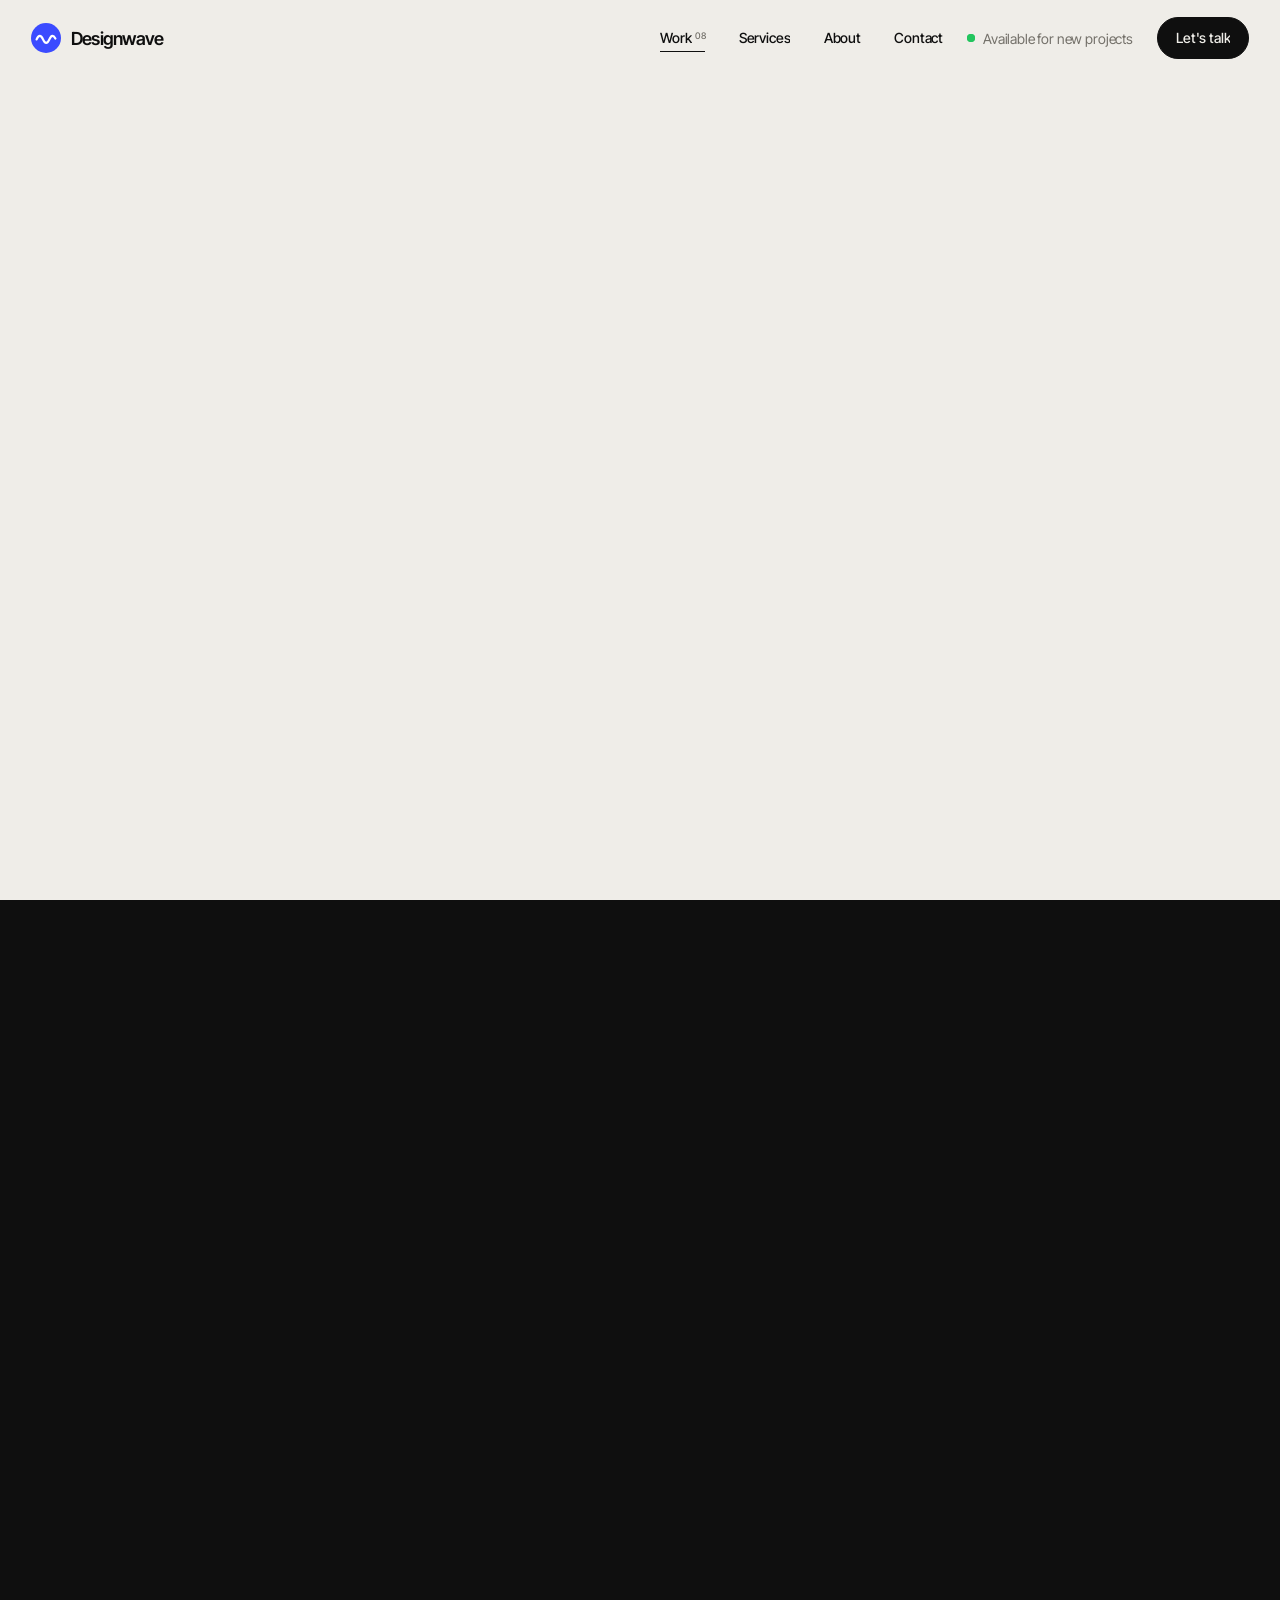
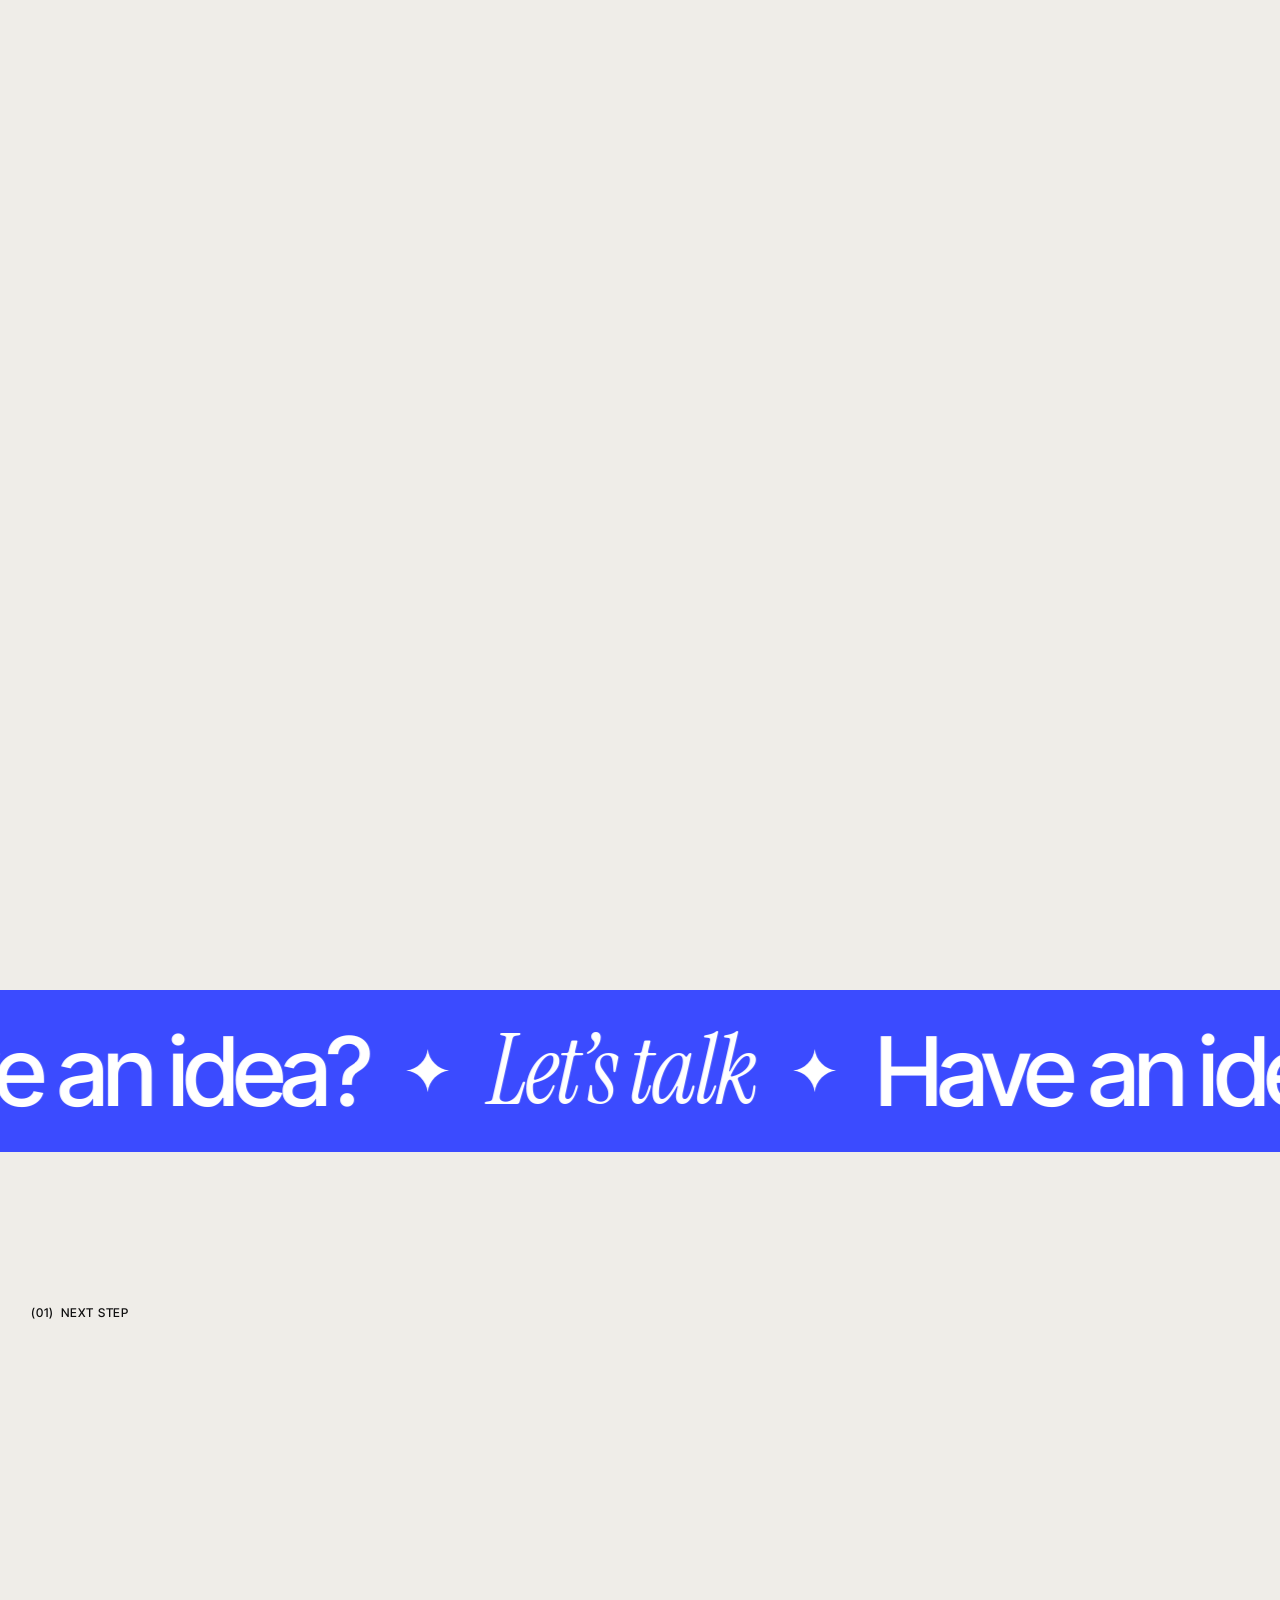
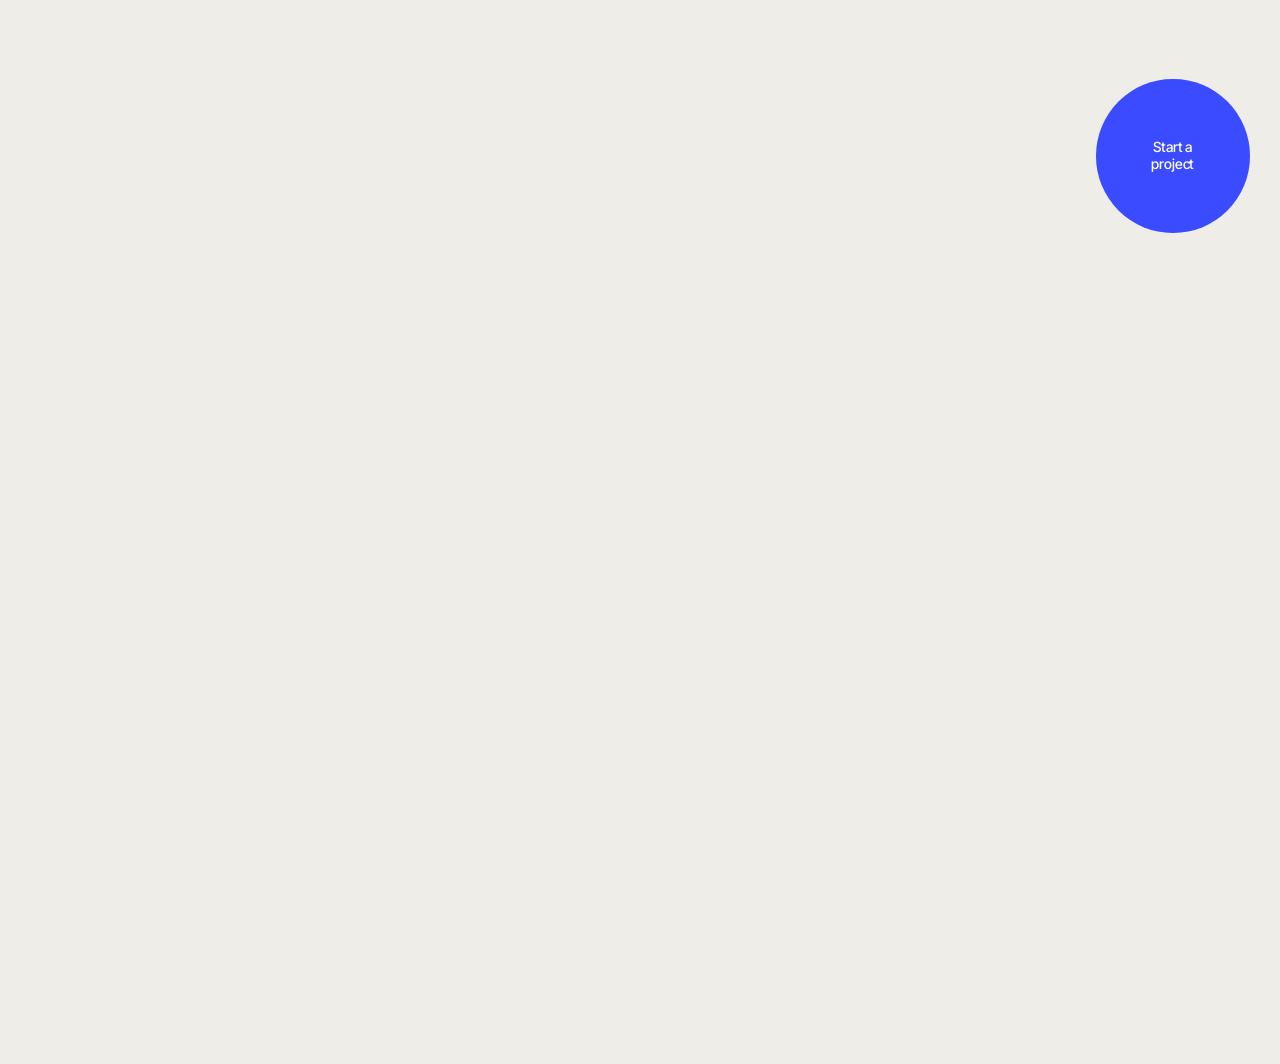
<file: work.html>
<!doctype html>
<html lang="en">
<head>
  <meta charset="utf-8">
  <meta name="viewport" content="width=device-width, initial-scale=1, viewport-fit=cover">
  <title>Work — Designwave — Ibrahim Mosnad</title>
  <meta name="description" content="Selected web design, UX/UI, brand identity, logo and motion projects by Designwave.">
  <meta name="author" content="Ibrahim Mosnad">
  <meta name="theme-color" content="#efede8">
  <meta property="og:type" content="website">
  <meta property="og:site_name" content="Designwave">
  <meta property="og:title" content="Work — Designwave — Ibrahim Mosnad">
  <meta property="og:description" content="Selected web design, UX/UI, brand identity, logo and motion projects by Designwave.">
  <meta name="twitter:card" content="summary_large_image">
  <link rel="icon" href="assets/img/favicon.svg" type="image/svg+xml">
  <link rel="preconnect" href="https://fonts.googleapis.com">
  <link rel="preconnect" href="https://fonts.gstatic.com" crossorigin>
  <link rel="stylesheet" href="https://fonts.googleapis.com/css2?family=Instrument+Serif:ital@0;1&amp;family=Inter+Tight:wght@400;500;600&amp;display=swap">
  <link rel="stylesheet" href="assets/css/style.css">
  <script>!function(d){var h=d.documentElement;h.classList.add('js');try{if(sessionStorage.getItem('dw-nav')){sessionStorage.removeItem('dw-nav');h.classList.add('is-entering')}else if(!sessionStorage.getItem('dw-loaded')){h.classList.add('is-preloading')}}catch(e){}}(document);</script>
  <script src="assets/js/main.js" defer></script>
</head>
<body data-page="work">

  <a class="skip-link" href="#main">Skip to content</a>

  <!-- Preloader: first visit per session -->
  <div class="preloader" aria-hidden="true">
    <div class="preloader__top">
      <span class="eyebrow">Designwave Studio</span>
      <span class="eyebrow">UX · Web · Brand · Motion</span>
    </div>
    <div class="preloader__bottom">
      <div class="preloader__brand"><span>Design<em>wave</em></span></div>
      <div class="preloader__count"><span data-count>00</span></div>
    </div>
    <div class="preloader__bar"><span></span></div>
  </div>

  <!-- Page transition curtain -->
  <div class="transition" aria-hidden="true">
    <div class="transition__panel"><div class="transition__label"><span>Work</span></div></div>
  </div>

  <!-- Custom cursor (desktop) -->
  <div class="cursor" aria-hidden="true"><div class="cursor__ring"><span class="cursor__label">View</span></div></div>
  <div class="cursor-dot" aria-hidden="true"></div>

  <header class="header" data-header>
    <a href="index.html" class="logo" aria-label="Designwave — home"><span class="logo__mark" aria-hidden="true"><svg viewBox="0 0 32 32"><circle cx="16" cy="16" r="16"/><path class="wave-path" pathLength="60" d="M6 17.5c2.2-5 4.6-5 6.8 0s4.6 5 6.8 0 4.4-4.6 6.4-1" fill="none" stroke-width="2.4" stroke-linecap="round"/></svg></span><span class="logo__word">Designwave</span></a>
    <nav class="nav" aria-label="Main">
      <a href="work.html" class="nav__link" aria-current="page"><span class="roll"><span data-text="Work">Work</span></span><sup>08</sup></a>
      <a href="services.html" class="nav__link"><span class="roll"><span data-text="Services">Services</span></span></a>
      <a href="about.html" class="nav__link"><span class="roll"><span data-text="About">About</span></span></a>
      <a href="contact.html" class="nav__link"><span class="roll"><span data-text="Contact">Contact</span></span></a>
    </nav>
    <span class="header__status"><span class="dot" aria-hidden="true"></span>Available for new projects</span>
    <a href="contact.html" class="btn btn--sm btn--solid header__cta" data-magnetic="0.25"><span class="roll"><span data-text="Let's talk">Let's talk</span></span></a>
    <button class="menu-btn" type="button" aria-expanded="false" aria-controls="menu" aria-label="Open menu" data-menu-toggle><span class="menu-btn__lines" aria-hidden="true"></span></button>
  </header>

  <div class="menu" id="menu" data-menu>
    <nav class="menu__nav" aria-label="Mobile">
      <a href="index.html" class="menu__link" style="--i:0"><span class="menu__num">01</span><span class="menu__label">Home</span></a>
      <a href="work.html" class="menu__link" style="--i:1" aria-current="page"><span class="menu__num">02</span><span class="menu__label">Work</span></a>
      <a href="services.html" class="menu__link" style="--i:2"><span class="menu__num">03</span><span class="menu__label">Services</span></a>
      <a href="about.html" class="menu__link" style="--i:3"><span class="menu__num">04</span><span class="menu__label">About</span></a>
      <a href="contact.html" class="menu__link" style="--i:4"><span class="menu__num">05</span><span class="menu__label">Contact</span></a>
    </nav>
    <div class="menu__foot">
      <div><a href="mailto:designwave36@gmail.com" data-email>designwave36@gmail.com</a></div>
      <div class="menu__socials"><a href="https://instagram.com/" target="_blank" rel="noopener">Instagram</a><a href="https://linkedin.com/" target="_blank" rel="noopener">LinkedIn</a><a href="https://behance.net/" target="_blank" rel="noopener">Behance</a><a href="https://dribbble.com/" target="_blank" rel="noopener">Dribbble</a></div>
    </div>
  </div>

  <main id="main" tabindex="-1">

    <section class="page-hero container">
      <div class="page-hero__meta">
        <p class="eyebrow" data-reveal="fade"><span>Index</span> Work 2023 — 2026</p>
        <p class="eyebrow" data-reveal="fade">Web · UX · Brand · Motion</p>
      </div>
      <h1 class="display page-hero__title"><span class="line" data-split="chars">Selected</span><span class="line line--indent" data-split="chars" style="--d:120ms"><em>work</em><sup>(08)</sup></span></h1>
      <div class="page-hero__intro">
        <p class="lead" data-split="words" style="--d:300ms">A selection of websites, products, identities and motion pieces designed under the Designwave name. Every project starts with a question and ends with something people remember.</p>
      </div>
    </section>

    <section class="container" style="padding-bottom: var(--section)">
      <div class="toolbar" data-reveal="fade">
        <div class="filters" data-filters role="group" aria-label="Filter projects">
          <button type="button" class="chip" data-filter="all" aria-pressed="true">All <sup>00</sup></button>
          <button type="button" class="chip" data-filter="web" aria-pressed="false">Web Design <sup>00</sup></button>
          <button type="button" class="chip" data-filter="ux" aria-pressed="false">UX/UI <sup>00</sup></button>
          <button type="button" class="chip" data-filter="brand" aria-pressed="false">Branding <sup>00</sup></button>
          <button type="button" class="chip" data-filter="logo" aria-pressed="false">Logo <sup>00</sup></button>
          <button type="button" class="chip" data-filter="motion" aria-pressed="false">Motion <sup>00</sup></button>
          <button type="button" class="chip" data-filter="graphic" aria-pressed="false">Graphic <sup>00</sup></button>
        </div>
        <div class="view-toggle" data-view-toggle role="group" aria-label="Layout">
          <button type="button" data-view="grid" aria-pressed="true">Grid</button>
          <button type="button" data-view="list" aria-pressed="false">List</button>
        </div>
      </div>
      <div class="work-grid" data-work-grid>
        <article class="card" data-cats="web ux" data-pos="0" data-reveal="up">
          <a class="card__link" href="project.html?p=aurora" data-cursor="view" data-cursor-label="View case">
            <div class="media card__media" data-parallax="0.08"><div class="ph ph--1" data-ph="Aurora — cover image"></div></div>
            <div class="card__meta"><h2 class="card__title">Aurora</h2><span class="card__cat">Web Design · UX/UI<br>2026</span></div>
            <p class="card__desc">Marketing website and product UX for a fintech platform.</p>
          </a>
        </article>
        <article class="card" data-cats="brand logo" data-pos="1" data-reveal="up">
          <a class="card__link" href="project.html?p=kiln" data-cursor="view" data-cursor-label="View case">
            <div class="media card__media" data-parallax="0.08"><div class="ph ph--2" data-ph="Kiln & Co. — cover image"></div></div>
            <div class="card__meta"><h2 class="card__title">Kiln & Co.</h2><span class="card__cat">Brand Identity · Logo<br>2025</span></div>
            <p class="card__desc">Identity and packaging for a specialty coffee roaster.</p>
          </a>
        </article>
        <article class="card" data-cats="ux" data-pos="2" data-reveal="up">
          <a class="card__link" href="project.html?p=pulse" data-cursor="view" data-cursor-label="View case">
            <div class="media card__media" data-parallax="0.08"><div class="ph ph--3" data-ph="Pulse — cover image"></div></div>
            <div class="card__meta"><h2 class="card__title">Pulse</h2><span class="card__cat">UX/UI · Mobile App<br>2025</span></div>
            <p class="card__desc">Habit-forming health app, from research to UI.</p>
          </a>
        </article>
        <article class="card" data-cats="web" data-pos="3" data-reveal="up">
          <a class="card__link" href="project.html?p=monolith" data-cursor="view" data-cursor-label="View case">
            <div class="media card__media" data-parallax="0.08"><div class="ph ph--4" data-ph="Monolith — cover image"></div></div>
            <div class="card__meta"><h2 class="card__title">Monolith</h2><span class="card__cat">Web Design · Art Direction<br>2025</span></div>
            <p class="card__desc">Editorial portfolio website for an architecture studio.</p>
          </a>
        </article>
        <article class="card" data-cats="motion brand" data-pos="0" data-reveal="up">
          <a class="card__link" href="project.html?p=orbit" data-cursor="view" data-cursor-label="View case">
            <div class="media card__media" data-parallax="0.08"><div class="ph ph--5" data-ph="Orbit Festival — cover image"></div></div>
            <div class="card__meta"><h2 class="card__title">Orbit Festival</h2><span class="card__cat">Motion · Brand Identity<br>2024</span></div>
            <p class="card__desc">Motion-first identity for a music festival.</p>
          </a>
        </article>
        <article class="card" data-cats="logo brand" data-pos="1" data-reveal="up">
          <a class="card__link" href="project.html?p=fieldnote" data-cursor="view" data-cursor-label="View case">
            <div class="media card__media" data-parallax="0.08"><div class="ph ph--6" data-ph="Fieldnote — cover image"></div></div>
            <div class="card__meta"><h2 class="card__title">Fieldnote</h2><span class="card__cat">Logo Design<br>2024</span></div>
            <p class="card__desc">Monogram and wordmark for a research studio.</p>
          </a>
        </article>
        <article class="card" data-cats="web brand" data-pos="2" data-reveal="up">
          <a class="card__link" href="project.html?p=halden" data-cursor="view" data-cursor-label="View case">
            <div class="media card__media" data-parallax="0.08"><div class="ph ph--7" data-ph="Halden — cover image"></div></div>
            <div class="card__meta"><h2 class="card__title">Halden</h2><span class="card__cat">Web Design · Branding<br>2024</span></div>
            <p class="card__desc">Brand refresh and online store for outdoor gear.</p>
          </a>
        </article>
        <article class="card" data-cats="motion graphic" data-pos="3" data-reveal="up">
          <a class="card__link" href="project.html?p=verde" data-cursor="view" data-cursor-label="View case">
            <div class="media card__media" data-parallax="0.08"><div class="ph ph--8" data-ph="Verde — cover image"></div></div>
            <div class="card__meta"><h2 class="card__title">Verde</h2><span class="card__cat">Graphic Design · Motion<br>2023</span></div>
            <p class="card__desc">Seasonal campaign across print, packaging and social.</p>
          </a>
        </article>
      </div>
      <p class="empty-state" data-empty>No projects in this category yet — check back soon.</p>
    </section>

    <div class="marquee marquee--accent" data-marquee="1.2" data-direction="left" aria-label="Have an idea?, Let’s talk, Have an idea?, Let’s talk">
      <div class="marquee__track">
        <div class="marquee__group">
          <span class="marquee__item">Have an idea?<svg class="marquee__star" viewBox="0 0 24 24" aria-hidden="true" fill="currentColor"><path d="M12 0c.6 6.2 5.8 11.4 12 12-6.2.6-11.4 5.8-12 12-.6-6.2-5.8-11.4-12-12C6.2 11.4 11.4 6.2 12 0z"/></svg></span>
          <span class="marquee__item">Let’s talk<svg class="marquee__star" viewBox="0 0 24 24" aria-hidden="true" fill="currentColor"><path d="M12 0c.6 6.2 5.8 11.4 12 12-6.2.6-11.4 5.8-12 12-.6-6.2-5.8-11.4-12-12C6.2 11.4 11.4 6.2 12 0z"/></svg></span>
          <span class="marquee__item">Have an idea?<svg class="marquee__star" viewBox="0 0 24 24" aria-hidden="true" fill="currentColor"><path d="M12 0c.6 6.2 5.8 11.4 12 12-6.2.6-11.4 5.8-12 12-.6-6.2-5.8-11.4-12-12C6.2 11.4 11.4 6.2 12 0z"/></svg></span>
          <span class="marquee__item">Let’s talk<svg class="marquee__star" viewBox="0 0 24 24" aria-hidden="true" fill="currentColor"><path d="M12 0c.6 6.2 5.8 11.4 12 12-6.2.6-11.4 5.8-12 12-.6-6.2-5.8-11.4-12-12C6.2 11.4 11.4 6.2 12 0z"/></svg></span>
        </div>
      </div>
    </div>

    <section class="section cta">
      <div class="container cta__inner">
        <p class="eyebrow"><span>(01)</span> Next step</p>
        <a href="contact.html" class="display cta__title" data-cursor="view" data-cursor-label="Let’s talk">
          <span class="line" data-split="chars">Let’s make</span>
          <span class="line" data-split="chars"><em>waves</em> together.</span>
        </a>
        <div class="cta__row">
          <p data-reveal="up">Tell me about your project — a new website, a product, a brand or something in motion. I reply within one working day.</p>
          <a href="contact.html" class="btn-circle" data-magnetic="0.4">Start a<br>project</a>
        </div>
      </div>
    </section>
  </main>

  <footer class="footer">
    <div class="container footer__top">
      <div class="footer__cta">
        <p class="eyebrow">Have a project in mind?</p>
        <a href="contact.html" class="footer__big" data-cursor="view" data-cursor-label="Say hello">Let’s make <em>waves</em><br>together <svg class="icon" viewBox="0 0 24 24" aria-hidden="true"><path d="M4 12h16M14 6l6 6-6 6"/></svg></a>
      </div>
      <div class="footer__cols">
        <div>
          <p class="eyebrow">Sitemap</p>
          <ul>
            <li><a class="link-u" href="index.html">Home</a></li>
            <li><a class="link-u" href="work.html">Work</a></li>
            <li><a class="link-u" href="services.html">Services</a></li>
            <li><a class="link-u" href="about.html">About</a></li>
            <li><a class="link-u" href="contact.html">Contact</a></li>
          </ul>
        </div>
        <div>
          <p class="eyebrow">Social</p>
          <ul>
            <li><a class="link-u" href="https://instagram.com/" target="_blank" rel="noopener">Instagram</a></li>
            <li><a class="link-u" href="https://linkedin.com/" target="_blank" rel="noopener">LinkedIn</a></li>
            <li><a class="link-u" href="https://behance.net/" target="_blank" rel="noopener">Behance</a></li>
            <li><a class="link-u" href="https://dribbble.com/" target="_blank" rel="noopener">Dribbble</a></li>
          </ul>
        </div>
        <div>
          <p class="eyebrow">Contact</p>
          <ul>
            <li><a class="link-u" href="mailto:designwave36@gmail.com" data-email>designwave36@gmail.com</a></li>
            <li><p>Remote — working worldwide</p></li>
            <li><p>Local time <span data-clock>--:--</span></p></li>
          </ul>
        </div>
      </div>
    </div>
    <div class="footer__wordmark" data-split="chars">Designwave</div>
    <div class="container footer__bottom">
      <span>© <span data-year>2026</span> Designwave — Ibrahim Mosnad</span>
      <span>UX · Web · Brand · Logo · Motion</span>
      <button class="to-top" type="button" data-to-top>Back to top <svg class="icon" viewBox="0 0 24 24" aria-hidden="true"><path d="M4 12h16M14 6l6 6-6 6"/></svg></button>
    </div>
  </footer>

</body>
</html>
</file>
<file: assets/css/style.css>
/* ==========================================================================
   Designwave — Ibrahim Mosnad
   Core stylesheet
   --------------------------------------------------------------------------
   1. Tokens            8. Buttons & links       15. Clients
   2. Reset             9. Media & placeholders  16. Testimonials
   3. Typography       10. Hero & reel           17. CTA & footer
   4. Layout           11. Intro & marquee       18. Inner pages
   5. Preloader        12. Work list & grid      19. Forms
   6. Transitions      13. Services accordion    20. Motion states
   7. Header & menu    14. Numbers & process     21. Responsive
   ========================================================================== */

/* 1. Tokens ---------------------------------------------------------------- */
:root {
  --bg: #efede8;
  --bg-2: #e4e1d9;
  --fg: #0f0f0f;
  --muted: #74716a;
  --line: rgba(15, 15, 15, 0.14);
  --accent: #3b4bff;
  --accent-fg: #ffffff;

  --dark: #0f0f0f;
  --dark-2: #1a1a1a;
  --dark-fg: #efede8;
  --dark-muted: #8e8b84;
  --dark-line: rgba(239, 237, 232, 0.16);

  --font-sans: "Inter Tight", system-ui, -apple-system, "Segoe UI", Roboto, sans-serif;
  --font-serif: "Instrument Serif", Georgia, "Times New Roman", serif;

  --fs-xs: 0.75rem;
  --fs-sm: 0.875rem;
  --fs-base: 1rem;
  --fs-md: clamp(1.125rem, 0.6rem + 1.1vw, 1.5rem);
  --fs-lg: clamp(1.625rem, 0.9rem + 2.2vw, 3rem);
  --fs-xl: clamp(2.5rem, 1rem + 5vw, 6.25rem);
  --fs-display: clamp(3.6rem, 13.2vw, 15.5rem);

  --ease-out: cubic-bezier(0.16, 1, 0.3, 1);
  --ease-inout: cubic-bezier(0.76, 0, 0.24, 1);
  --ease-soft: cubic-bezier(0.33, 1, 0.68, 1);

  --gutter: clamp(16px, 2.4vw, 40px);
  --section: clamp(96px, 12vw, 200px);
  --radius: clamp(10px, 1vw, 16px);
  --header-h: 76px;
}

/* 2. Reset ----------------------------------------------------------------- */
*, *::before, *::after { box-sizing: border-box; }
html { -webkit-text-size-adjust: 100%; text-size-adjust: 100%; scroll-behavior: auto; }
body {
  margin: 0;
  background: var(--bg);
  color: var(--fg);
  font-family: var(--font-sans);
  font-size: var(--fs-base);
  line-height: 1.5;
  letter-spacing: -0.01em;
  -webkit-font-smoothing: antialiased;
  -moz-osx-font-smoothing: grayscale;
  overflow-x: hidden;
}
img, video, svg, canvas { display: block; max-width: 100%; }
a { color: inherit; text-decoration: none; }
button { font: inherit; color: inherit; background: none; border: 0; padding: 0; cursor: pointer; }
input, textarea, select { font: inherit; color: inherit; }
h1, h2, h3, h4, p, ul, ol, figure, blockquote, dl, dd { margin: 0; }
ul, ol { padding: 0; list-style: none; }
::selection { background: var(--accent); color: var(--accent-fg); }
:focus-visible { outline: 2px solid var(--accent); outline-offset: 3px; border-radius: 4px; }

.sr-only {
  position: absolute !important; width: 1px; height: 1px; padding: 0; margin: -1px;
  overflow: hidden; clip: rect(0, 0, 0, 0); white-space: nowrap; border: 0;
}
.skip-link {
  position: fixed; left: var(--gutter); top: -60px; z-index: 1000;
  padding: 10px 16px; border-radius: 99px; background: var(--fg); color: var(--bg);
  transition: top 0.3s var(--ease-out);
}
.skip-link:focus { top: 12px; }

/* 3. Typography ------------------------------------------------------------ */
.display {
  font-size: var(--fs-display);
  font-weight: 500;
  line-height: 0.86;
  letter-spacing: -0.058em;
}
.h1 { font-size: var(--fs-xl); font-weight: 500; line-height: 0.95; letter-spacing: -0.045em; }
.h2 { font-size: var(--fs-lg); font-weight: 500; line-height: 1.05; letter-spacing: -0.035em; }
.h3 { font-size: var(--fs-md); font-weight: 500; line-height: 1.2; letter-spacing: -0.02em; }
.lead { font-size: var(--fs-md); line-height: 1.35; letter-spacing: -0.02em; }
.muted { color: var(--muted); }
.display em, .h1 em, .h2 em, .h3 em, .lead em, .serif {
  font-family: var(--font-serif);
  font-style: italic;
  font-weight: 400;
  letter-spacing: -0.02em;
}
.display em { letter-spacing: -0.035em; padding-right: 0.04em; }

.eyebrow {
  display: inline-flex;
  align-items: center;
  gap: 0.6em;
  font-size: var(--fs-xs);
  font-weight: 500;
  line-height: 1.2;
  letter-spacing: 0.08em;
  text-transform: uppercase;
}
.eyebrow > span:first-child:not(:only-child) { color: var(--muted); }
.section--dark .eyebrow > span:first-child:not(:only-child) { color: var(--dark-muted); }

.rich p + p { margin-top: 1em; }

/* 4. Layout ---------------------------------------------------------------- */
.container { width: 100%; max-width: 1920px; margin-inline: auto; padding-inline: var(--gutter); }
.grid { display: grid; grid-template-columns: repeat(12, minmax(0, 1fr)); column-gap: var(--gutter); }
.section { padding-block: var(--section); position: relative; }
.section--tight { padding-block: calc(var(--section) * 0.6); }
.section--dark { background: var(--dark); color: var(--dark-fg); --line: var(--dark-line); --muted: var(--dark-muted); }
.section--accent { background: var(--accent); color: var(--accent-fg); }
main { position: relative; z-index: 2; background: var(--bg); }

.section-head {
  display: grid;
  grid-template-columns: repeat(12, minmax(0, 1fr));
  column-gap: var(--gutter);
  row-gap: 24px;
  align-items: end;
  margin-bottom: clamp(48px, 7vw, 120px);
}
.section-head .eyebrow { grid-column: 1 / span 3; align-self: start; padding-top: 0.9em; }
.section-head > .h1,
.section-head > .h2 { grid-column: 4 / span 9; }
.section-head__aside { grid-column: 4 / -1; display: flex; justify-content: space-between; align-items: end; gap: 24px; flex-wrap: wrap; }

.rule { height: 1px; background: var(--line); border: 0; margin: 0; }

/* 5. Preloader ------------------------------------------------------------- */
.preloader {
  position: fixed; inset: 0; z-index: 900;
  display: none;
  flex-direction: column;
  justify-content: space-between;
  padding: var(--gutter);
  background: var(--dark);
  color: var(--dark-fg);
  clip-path: inset(0 0 0 0);
  transition: clip-path 1.1s var(--ease-inout);
}
.is-preloading .preloader { display: flex; animation: failsafe-hide 0s linear 7s forwards; }
.preloader.is-done { clip-path: inset(0 0 100% 0); }
.preloader__top, .preloader__bottom { display: flex; justify-content: space-between; align-items: end; gap: 24px; }
.preloader__brand { overflow: hidden; font-size: clamp(2.8rem, 9vw, 9rem); font-weight: 500; letter-spacing: -0.055em; line-height: 0.9; }
.preloader__brand span { display: inline-block; transform: translateY(105%); animation: rise 1s var(--ease-out) 0.15s forwards; }
.preloader__brand em { font-family: var(--font-serif); font-weight: 400; letter-spacing: -0.03em; }
.preloader__count { font-size: clamp(3rem, 12vw, 12rem); font-weight: 400; letter-spacing: -0.06em; line-height: 0.8; font-variant-numeric: tabular-nums; }
.preloader__bar { position: absolute; left: 0; right: 0; bottom: 0; height: 3px; background: var(--dark-line); }
.preloader__bar span { display: block; height: 100%; width: 100%; background: var(--accent); transform-origin: 0 50%; transform: scaleX(var(--p, 0)); }
@keyframes rise { to { transform: translateY(0); } }
@keyframes failsafe-hide { to { visibility: hidden; pointer-events: none; } }

/* 6. Page transitions ------------------------------------------------------ */
.transition { position: fixed; inset: 0; z-index: 890; pointer-events: none; }
.transition__panel {
  position: absolute; inset: 0;
  background: var(--dark);
  transform: translateY(100%);
  display: grid; place-items: center;
}
.transition__label {
  color: var(--dark-fg);
  font-size: clamp(2rem, 6vw, 5rem); font-weight: 500; letter-spacing: -0.05em;
  overflow: hidden;
}
.transition__label span { display: inline-block; transform: translateY(105%); transition: transform 0.6s var(--ease-out) 0.25s; }
.transition__label em { font-family: var(--font-serif); font-weight: 400; }
.is-leaving .transition { pointer-events: all; }
.is-leaving .transition__panel { transform: translateY(0); transition: transform 0.75s var(--ease-inout); }
.is-leaving .transition__label span { transform: translateY(0); }
.is-entering .transition__panel { transform: translateY(0); transition: none; animation: failsafe-hide 0s linear 5s forwards; }
.is-entering .transition__label span { transform: translateY(0); transition: none; }
.is-entered .transition__panel { transform: translateY(-100%); transition: transform 0.9s var(--ease-inout); }
.is-entered .transition__label span { transform: translateY(-105%); transition: transform 0.5s var(--ease-inout); }

/* 7. Header & menu --------------------------------------------------------- */
.header {
  position: fixed; top: 0; left: 0; right: 0; z-index: 100;
  height: var(--header-h);
  display: flex; align-items: center; gap: 24px;
  padding-inline: var(--gutter);
  color: var(--fg);
  transition: transform 0.6s var(--ease-out), background-color 0.4s, color 0.4s;
}
.header::before {
  content: ""; position: absolute; inset: 0; z-index: -1;
  background: color-mix(in srgb, var(--bg) 82%, transparent);
  backdrop-filter: blur(14px); -webkit-backdrop-filter: blur(14px);
  border-bottom: 1px solid var(--line);
  opacity: 0; transition: opacity 0.4s;
}
.header.is-scrolled::before { opacity: 1; }
.header.is-hidden { transform: translateY(-100%); }
.menu-open .header { transform: none; color: var(--dark-fg); }
.menu-open .header::before { opacity: 0; }
.header--light:not(.is-scrolled) { color: var(--dark-fg); }

.logo { display: inline-flex; align-items: center; gap: 10px; font-weight: 600; font-size: 1.125rem; letter-spacing: -0.04em; margin-right: auto; position: relative; z-index: 2; }
.logo__mark { width: 30px; height: 30px; flex: none; }
.logo__mark svg { width: 100%; height: 100%; }
.logo__mark circle { fill: var(--accent); }
.logo__mark .wave-path { stroke: #fff; stroke-dasharray: 60; stroke-dashoffset: 0; animation: wave-draw 4s var(--ease-inout) infinite; }
@keyframes wave-draw { 0% { stroke-dashoffset: 60; } 45%, 60% { stroke-dashoffset: 0; } 100% { stroke-dashoffset: -60; } }

.nav { display: flex; gap: clamp(20px, 2.6vw, 44px); }
.nav__link { position: relative; display: inline-flex; align-items: flex-start; gap: 3px; font-size: var(--fs-sm); font-weight: 500; }
.nav__link sup { font-size: 0.65em; color: var(--muted); top: 0; line-height: 1; margin-top: 1px; }
.nav__link[aria-current="page"]::after {
  content: ""; position: absolute; left: 0; right: 0; bottom: -6px; height: 1px; background: currentColor;
}

/* text roll effect — duplicated label slides in on hover */
.roll { display: inline-block; position: relative; overflow: hidden; vertical-align: top; line-height: 1.2; }
.roll > span { display: block; transition: transform 0.55s var(--ease-out); }
.roll > span::after { content: attr(data-text); position: absolute; left: 0; top: 100%; }
a:hover .roll > span, button:hover .roll > span, .roll:hover > span { transform: translateY(-100%); }

.header__status { display: inline-flex; align-items: center; gap: 8px; font-size: var(--fs-sm); color: var(--muted); }
.menu-open .header__status { color: var(--dark-muted); }
.dot { width: 8px; height: 8px; border-radius: 50%; background: #22c55e; position: relative; flex: none; }
.dot::after { content: ""; position: absolute; inset: 0; border-radius: inherit; background: inherit; animation: ping 2s var(--ease-out) infinite; }
@keyframes ping { 0% { transform: scale(1); opacity: 0.7; } 100% { transform: scale(3); opacity: 0; } }

.menu-btn {
  display: none; position: relative; z-index: 2;
  width: 48px; height: 48px; border-radius: 50%;
  background: var(--fg); color: var(--bg);
}
.menu-btn__lines { position: absolute; left: 15px; right: 15px; top: 50%; height: 8px; transform: translateY(-50%); }
.menu-btn__lines::before, .menu-btn__lines::after {
  content: ""; position: absolute; left: 0; right: 0; height: 1.5px; background: currentColor;
  transition: transform 0.5s var(--ease-out), top 0.5s var(--ease-out);
}
.menu-btn__lines::before { top: 0; }
.menu-btn__lines::after { top: 100%; transform: translateY(-100%); }
.menu-open .menu-btn { background: var(--dark-fg); color: var(--dark); }
.menu-open .menu-btn__lines::before { top: 50%; transform: translateY(-50%) rotate(45deg); }
.menu-open .menu-btn__lines::after { top: 50%; transform: translateY(-50%) rotate(-45deg); }

.menu {
  position: fixed; inset: 0; z-index: 90;
  background: var(--dark); color: var(--dark-fg);
  display: flex; flex-direction: column; justify-content: space-between;
  padding: calc(var(--header-h) + 32px) var(--gutter) var(--gutter);
  clip-path: inset(0 0 100% 0);
  visibility: hidden;
  transition: clip-path 0.8s var(--ease-inout), visibility 0s linear 0.8s;
}
.menu-open .menu { clip-path: inset(0 0 0 0); visibility: visible; transition: clip-path 0.8s var(--ease-inout), visibility 0s; }
.menu__nav { display: flex; flex-direction: column; }
.menu__link { display: flex; align-items: baseline; gap: 16px; padding-block: 6px; border-bottom: 1px solid var(--dark-line); overflow: hidden; }
.menu__link > * { transform: translateY(110%); transition: transform 0.8s var(--ease-out); transition-delay: calc(0.25s + var(--i, 0) * 0.06s); }
.menu-open .menu__link > * { transform: none; }
.menu__num { font-size: var(--fs-xs); color: var(--dark-muted); width: 2em; }
.menu__label { font-size: clamp(2.8rem, 13vw, 6rem); font-weight: 500; letter-spacing: -0.05em; line-height: 1; }
.menu__link[aria-current="page"] .menu__label { font-family: var(--font-serif); font-style: italic; font-weight: 400; }
.menu__foot { display: flex; justify-content: space-between; align-items: end; gap: 24px; flex-wrap: wrap; font-size: var(--fs-sm); color: var(--dark-muted); opacity: 0; transition: opacity 0.6s 0.5s; }
.menu-open .menu__foot { opacity: 1; }
.menu__foot a { color: var(--dark-fg); }
.menu__socials { display: flex; gap: 18px; }

/* Custom cursor */
.cursor, .cursor-dot { position: fixed; left: 0; top: 0; z-index: 950; pointer-events: none; display: none; }
.has-cursor .cursor, .has-cursor .cursor-dot { display: block; }
.has-cursor, .has-cursor a, .has-cursor button, .has-cursor label, .has-cursor [data-cursor] { cursor: none; }
.has-cursor input, .has-cursor textarea { cursor: text; }
.cursor-dot {
  z-index: 951; width: 8px; height: 8px; margin: -4px 0 0 -4px; border-radius: 50%;
  background: #fff; mix-blend-mode: difference; will-change: transform;
  transition: opacity 0.3s, scale 0.4s var(--ease-out);
}
.cursor-dot.is-hover { scale: 0; }
.cursor-dot.is-hidden { opacity: 0; }
.cursor__ring {
  position: absolute; left: 0; top: 0; border-radius: 50%; will-change: transform;
  width: 38px; height: 38px; margin: -19px 0 0 -19px;
  border: 1px solid rgba(128, 128, 128, 0.5);
  display: grid; place-items: center;
  transition: width 0.45s var(--ease-out), height 0.45s var(--ease-out), margin 0.45s var(--ease-out), background-color 0.35s, border-color 0.35s, opacity 0.3s, scale 0.3s var(--ease-out);
}
.cursor__label { font-size: var(--fs-xs); font-weight: 500; letter-spacing: 0.02em; color: var(--accent-fg); opacity: 0; transform: scale(0.6); transition: opacity 0.3s, transform 0.4s var(--ease-out); white-space: nowrap; }
.cursor.is-hover .cursor__ring { width: 64px; height: 64px; margin: -32px 0 0 -32px; border-color: transparent; background: rgba(59, 75, 255, 0.12); }
.cursor.is-view .cursor__ring { width: 104px; height: 104px; margin: -52px 0 0 -52px; background: var(--accent); border-color: var(--accent); }
.cursor.is-view .cursor__label { opacity: 1; transform: none; }
.cursor.is-down .cursor__ring { scale: 0.85; }
.cursor.is-hidden .cursor__ring { opacity: 0; }

/* 8. Buttons & links ------------------------------------------------------- */
.btn {
  position: relative; isolation: isolate; overflow: hidden;
  display: inline-flex; align-items: center; gap: 12px;
  height: 52px; padding: 0 24px;
  border: 1px solid currentColor; border-radius: 99px;
  font-size: var(--fs-sm); font-weight: 500;
  transition: color 0.5s var(--ease-out), border-color 0.5s;
}
.btn::before {
  content: ""; position: absolute; inset: -1px; z-index: -1;
  background: var(--fg); border-radius: inherit;
  transform: translateY(101%); transition: transform 0.55s var(--ease-out);
}
.btn:hover { color: var(--bg); border-color: var(--fg); }
.btn:hover::before { transform: none; }
.section--dark .btn::before { background: var(--dark-fg); }
.section--dark .btn:hover { color: var(--dark); border-color: var(--dark-fg); }
.btn--solid { background: var(--fg); color: var(--bg); border-color: var(--fg); }
.btn--solid::before { background: var(--accent); }
.btn--solid:hover { border-color: var(--accent); color: var(--accent-fg); }
.btn--sm { height: 42px; padding: 0 18px; }
.btn .icon { width: 16px; height: 16px; transition: transform 0.5s var(--ease-out); }
.btn:hover .icon { transform: translateX(3px); }

.btn-circle {
  position: relative; isolation: isolate; overflow: hidden;
  display: inline-grid; place-items: center; text-align: center;
  width: clamp(120px, 12vw, 180px); aspect-ratio: 1; border-radius: 50%;
  background: var(--accent); color: var(--accent-fg);
  font-size: var(--fs-sm); font-weight: 500; line-height: 1.2; padding: 16px;
}
.btn-circle::before {
  content: ""; position: absolute; inset: 0; z-index: -1; border-radius: 50%;
  background: var(--fg); transform: scale(0); transition: transform 0.6s var(--ease-out);
}
.btn-circle:hover::before { transform: scale(1); }
.section--dark .btn-circle::before { background: var(--dark-fg); }
.section--dark .btn-circle:hover { color: var(--dark); }

.link-u { position: relative; display: inline-block; }
.link-u::after {
  content: ""; position: absolute; left: 0; right: 0; bottom: -2px; height: 1px; background: currentColor;
  transform: scaleX(0); transform-origin: right; transition: transform 0.55s var(--ease-out);
}
.link-u:hover::after { transform: scaleX(1); transform-origin: left; }
.link-u--on::after { transform: scaleX(1); transform-origin: left; }
.link-u--on:hover::after { transform: scaleX(0); transform-origin: right; }

.icon { width: 1em; height: 1em; flex: none; fill: none; stroke: currentColor; stroke-width: 1.5; stroke-linecap: round; stroke-linejoin: round; }

.tags { display: flex; flex-wrap: wrap; gap: 8px; }
.tags li { font-size: var(--fs-xs); padding: 7px 12px; border: 1px solid var(--line); border-radius: 99px; line-height: 1; }
.badge {
  display: inline-flex; align-items: center; gap: 6px;
  font-size: var(--fs-xs); font-weight: 500; letter-spacing: 0.02em;
  padding: 6px 10px; border-radius: 99px; background: var(--accent); color: var(--accent-fg); line-height: 1; white-space: nowrap;
}

[data-magnetic] { will-change: transform; }
[data-magnetic] > * { pointer-events: none; }

/* 9. Media & placeholders -------------------------------------------------- */
/* Every placeholder is a `.ph` inside a `.media` box. To use real assets,
   replace the `.ph` element with an <img> or <video> — sizing is handled. */
.media {
  position: relative; overflow: hidden;
  aspect-ratio: var(--ratio, 4 / 3);
  border-radius: var(--radius);
  background: var(--bg-2);
  isolation: isolate;
}
.media > img, .media > video, .media > .ph { position: absolute; inset: 0; width: 100%; height: 100%; object-fit: cover; }
.media[data-parallax] > img, .media[data-parallax] > video, .media[data-parallax] > .ph { inset: -10% 0; height: 120%; }

.ph {
  --ph-a: #d8d4ca; --ph-b: #c6c0b3; --ph-fg: rgba(15, 15, 15, 0.6);
  display: grid; place-items: center;
  background: linear-gradient(135deg, var(--ph-a), var(--ph-b));
  color: var(--ph-fg);
  overflow: hidden;
}
.ph::before {
  content: ""; position: absolute; inset: 0;
  background: repeating-linear-gradient(-45deg, transparent 0 16px, rgba(255, 255, 255, 0.14) 16px 17px);
}
.ph::after {
  content: attr(data-ph);
  position: relative;
  max-width: 82%;
  padding: 0.55em 1em;
  border: 1px solid currentColor; border-radius: 99px;
  font-family: var(--font-sans); font-style: normal; font-weight: 500;
  font-size: 0.6875rem; letter-spacing: 0.08em; text-transform: uppercase; line-height: 1.3; text-align: center;
  background: rgba(255, 255, 255, 0.28);
}
.ph[data-ph=""]::after { display: none; }
.ph--1 { --ph-a: #3b4bff; --ph-b: #8e97ff; --ph-fg: rgba(255, 255, 255, 0.9); }
.ph--2 { --ph-a: #e9562f; --ph-b: #f5a37c; --ph-fg: rgba(255, 255, 255, 0.92); }
.ph--3 { --ph-a: #1f1f1f; --ph-b: #4a4a48; --ph-fg: rgba(255, 255, 255, 0.8); }
.ph--4 { --ph-a: #c9d9c3; --ph-b: #8fae88; --ph-fg: rgba(15, 15, 15, 0.65); }
.ph--5 { --ph-a: #f1d86a; --ph-b: #e7b93e; --ph-fg: rgba(15, 15, 15, 0.65); }
.ph--6 { --ph-a: #b9b3f5; --ph-b: #e5c9f0; --ph-fg: rgba(15, 15, 15, 0.6); }
.ph--7 { --ph-a: #0e3b36; --ph-b: #2c6d63; --ph-fg: rgba(255, 255, 255, 0.85); }
.ph--8 { --ph-a: #d9c7b0; --ph-b: #a88d6f; --ph-fg: rgba(255, 255, 255, 0.9); }
.ph--dark { --ph-a: #141414; --ph-b: #2a2a2a; --ph-fg: rgba(255, 255, 255, 0.7); }
.ph--3::after, .ph--7::after, .ph--dark::after, .ph--1::after, .ph--2::after, .ph--8::after { background: rgba(0, 0, 0, 0.12); }

/* Icon placeholders — simple geometric glyphs, swap for your own icon set */
.glyph { width: 44px; height: 44px; flex: none; }
.glyph svg { width: 100%; height: 100%; fill: none; stroke: currentColor; stroke-width: 1.25; }

/* 10. Hero & reel ---------------------------------------------------------- */
.hero {
  position: relative;
  min-height: 100svh;
  display: flex; flex-direction: column;
  padding-top: calc(var(--header-h) + 24px);
  padding-bottom: clamp(24px, 3vw, 48px);
  overflow: hidden;
}
.hero__waves { position: absolute; inset: 0; width: 100%; height: 100%; z-index: 0; pointer-events: none; }
.hero__inner { position: relative; z-index: 1; flex: 1; display: flex; flex-direction: column; justify-content: space-between; gap: 40px; }
.hero__top { display: flex; justify-content: space-between; gap: 24px; flex-wrap: wrap; }
.hero__title { margin-block: auto; padding-block: 4vh; }
.hero__title .line { display: block; white-space: nowrap; }
.hero__title .line--indent { padding-left: 16vw; }
.hero__title .line--right { text-align: right; }
.hero__bottom { display: grid; grid-template-columns: repeat(12, minmax(0, 1fr)); column-gap: var(--gutter); align-items: end; }
.hero__lead { grid-column: 1 / span 4; font-size: var(--fs-md); line-height: 1.3; letter-spacing: -0.02em; max-width: 30ch; }
.hero__services { grid-column: 6 / span 4; display: flex; flex-wrap: wrap; gap: 6px 18px; font-size: var(--fs-sm); color: var(--muted); }
.hero__services li { display: inline-flex; align-items: center; gap: 8px; }
.hero__services li::before { content: ""; width: 5px; height: 5px; border-radius: 50%; background: var(--line); }
.hero__services li.is-focus { color: var(--fg); }
.hero__services li.is-focus::before { background: var(--accent); }
.hero__scroll { grid-column: 11 / span 2; justify-self: end; position: relative; width: 112px; height: 112px; display: grid; place-items: center; }
.hero__scroll svg.ring { position: absolute; inset: 0; width: 100%; height: 100%; animation: spin 14s linear infinite; }
.hero__scroll svg.ring text { font-size: 9.6px; letter-spacing: 0.24em; text-transform: uppercase; fill: currentColor; font-weight: 500; }
.hero__scroll .arrow { width: 22px; height: 22px; animation: bob 2.2s var(--ease-inout) infinite; }
@keyframes spin { to { transform: rotate(360deg); } }
@keyframes bob { 0%, 100% { transform: translateY(-3px); } 50% { transform: translateY(4px); } }

.reel { position: relative; height: 180vh; }
.reel__sticky { position: sticky; top: 0; height: 100svh; display: grid; place-items: center; overflow: hidden; }
.reel__frame {
  --p: 0;
  position: relative; width: 100%; height: 100%;
  clip-path: inset(calc((1 - var(--p)) * 22%) calc((1 - var(--p)) * 28%) round calc((1 - var(--p)) * 28px + 0px));
  will-change: clip-path;
}
/* Modal (showreel lightbox) */
.modal {
  position: fixed; inset: 0; z-index: 800;
  display: grid; place-items: center; padding: var(--gutter);
  background: rgba(10, 10, 10, 0.92);
  opacity: 0; visibility: hidden;
  transition: opacity 0.5s var(--ease-out), visibility 0s linear 0.5s;
}
.modal.is-open { opacity: 1; visibility: visible; transition: opacity 0.5s var(--ease-out), visibility 0s; }
.modal__box { width: min(1400px, 100%); transform: scale(0.94) translateY(20px); transition: transform 0.7s var(--ease-out); }
.modal.is-open .modal__box { transform: none; }
.modal__box .media { --ratio: 16 / 9; }
.modal__close {
  position: absolute; top: var(--gutter); right: var(--gutter);
  width: 52px; height: 52px; border-radius: 50%; background: var(--dark-fg); color: var(--dark);
  display: grid; place-items: center;
}
.modal__close .icon { width: 20px; height: 20px; }

/* 11. Intro & marquee ------------------------------------------------------ */
.intro__label { grid-column: 1 / span 3; padding-top: 0.9em; }
.intro__body { grid-column: 4 / -1; }
.intro__text {
  font-size: clamp(1.75rem, 0.8rem + 3.1vw, 4.1rem);
  font-weight: 500; line-height: 1.08; letter-spacing: -0.04em;
  text-indent: 18%;
}
.intro__text em { font-family: var(--font-serif); font-weight: 400; font-style: italic; }
[data-highlight] .hl-w { color: var(--line); transition: color 0.35s linear; }
[data-highlight] .hl-w.is-on { color: inherit; }
.section--dark [data-highlight] .hl-w { color: rgba(239, 237, 232, 0.2); }
.section--dark [data-highlight] .hl-w.is-on { color: var(--dark-fg); }
.intro__foot { margin-top: clamp(40px, 5vw, 72px); display: flex; gap: 12px; flex-wrap: wrap; align-items: center; }
.intro__portrait { width: 64px; height: 64px; border-radius: 50%; overflow: hidden; --ratio: 1; }

.marquee {
  overflow: hidden; white-space: nowrap;
  padding-block: clamp(20px, 2.6vw, 40px);
  border-block: 1px solid var(--line);
  user-select: none;
}
.marquee__track { display: inline-flex; will-change: transform; }
.marquee__group { display: inline-flex; align-items: center; flex: none; }
.marquee__item {
  display: inline-flex; align-items: center; gap: clamp(20px, 3vw, 48px); padding-right: clamp(20px, 3vw, 48px);
  font-size: clamp(2.6rem, 7.5vw, 8.5rem); font-weight: 500; letter-spacing: -0.05em; line-height: 1;
}
.marquee__item:nth-child(even) { font-family: var(--font-serif); font-style: italic; font-weight: 400; letter-spacing: -0.03em; }
.marquee__star { width: 0.45em; height: 0.45em; color: var(--accent); animation: spin 8s linear infinite; }
.marquee--small .marquee__item { font-size: clamp(1.25rem, 2.4vw, 2rem); letter-spacing: -0.03em; }
.marquee--accent { background: var(--accent); color: var(--accent-fg); border: 0; }
.marquee--accent .marquee__star { color: var(--accent-fg); }

/* 12. Work list & grid ----------------------------------------------------- */
.work-list { border-top: 1px solid var(--line); }
.work-row {
  position: relative;
  display: grid; grid-template-columns: repeat(12, minmax(0, 1fr)); column-gap: var(--gutter);
  align-items: center;
  padding-block: clamp(22px, 2.6vw, 44px);
  border-bottom: 1px solid var(--line);
  transition: color 0.4s;
}
.work-list:hover .work-row { color: var(--muted); }
.work-list .work-row:hover { color: var(--fg); }
.work-row__num { grid-column: 1 / span 1; font-size: var(--fs-xs); color: var(--muted); font-variant-numeric: tabular-nums; }
.work-row__title {
  grid-column: 2 / span 5;
  font-size: clamp(2rem, 1rem + 4vw, 5.25rem); font-weight: 500; letter-spacing: -0.05em; line-height: 1;
  transition: transform 0.6s var(--ease-out);
}
.work-row:hover .work-row__title { transform: translateX(clamp(8px, 1.5vw, 24px)); }
.work-row:hover .work-row__title em { color: var(--accent); }
.work-row__cat { grid-column: 7 / span 3; font-size: var(--fs-sm); }
.work-row__year { grid-column: 10 / span 2; font-size: var(--fs-sm); font-variant-numeric: tabular-nums; }
.work-row__arrow { grid-column: 12; justify-self: end; width: 44px; height: 44px; border-radius: 50%; border: 1px solid var(--line); display: grid; place-items: center; transition: background-color 0.4s, color 0.4s, transform 0.5s var(--ease-out), border-color 0.4s; }
.work-row__arrow .icon { width: 16px; height: 16px; transform: rotate(-45deg); transition: transform 0.5s var(--ease-out); }
.work-row:hover .work-row__arrow { background: var(--accent); color: var(--accent-fg); border-color: var(--accent); }
.work-row:hover .work-row__arrow .icon { transform: rotate(0); }
.work-row__thumb { display: none; }

.hover-preview {
  position: fixed; left: 0; top: 0; z-index: 60; pointer-events: none;
  width: clamp(260px, 22vw, 380px); aspect-ratio: 4 / 5;
  margin: calc(clamp(260px, 22vw, 380px) * -0.625) 0 0 calc(clamp(260px, 22vw, 380px) * -0.5);
  border-radius: var(--radius); overflow: hidden;
  opacity: 0; scale: 0.6;
  transition: opacity 0.35s var(--ease-out), scale 0.5s var(--ease-out);
  will-change: transform;
}
.hover-preview.is-active { opacity: 1; scale: 1; }
.hover-preview__inner { position: absolute; inset: 0; transition: transform 0.75s var(--ease-inout); }
.hover-preview__item { position: absolute; left: 0; right: 0; height: 100%; }

.work-foot { margin-top: clamp(40px, 5vw, 72px); display: flex; justify-content: center; }

/* Work grid (work page) */
.filters { display: flex; flex-wrap: wrap; gap: 8px; }
.chip {
  display: inline-flex; align-items: center; gap: 8px;
  height: 40px; padding: 0 16px; border-radius: 99px;
  border: 1px solid var(--line); font-size: var(--fs-sm); font-weight: 500;
  transition: background-color 0.35s, color 0.35s, border-color 0.35s;
}
.chip sup { font-size: 0.7em; color: var(--muted); top: 0; }
.chip:hover { border-color: var(--fg); }
.chip.is-active, .chip[aria-pressed="true"] { background: var(--fg); color: var(--bg); border-color: var(--fg); }
.chip.is-active sup, .chip[aria-pressed="true"] sup { color: inherit; opacity: 0.6; }

.view-toggle { display: inline-flex; padding: 4px; border: 1px solid var(--line); border-radius: 99px; }
.view-toggle button { height: 32px; padding: 0 14px; border-radius: 99px; font-size: var(--fs-sm); transition: background-color 0.3s, color 0.3s; }
.view-toggle button[aria-pressed="true"] { background: var(--fg); color: var(--bg); }

.toolbar { display: flex; justify-content: space-between; align-items: center; gap: 16px; flex-wrap: wrap; padding-block: 24px; border-block: 1px solid var(--line); margin-bottom: clamp(40px, 5vw, 80px); }

.work-grid { display: grid; grid-template-columns: repeat(12, minmax(0, 1fr)); gap: clamp(48px, 6vw, 112px) var(--gutter); }
.card { grid-column: span 6; }
.card[data-pos="0"] { grid-column: 1 / span 7; }
.card[data-pos="1"] { grid-column: 9 / span 4; margin-top: 30%; }
.card[data-pos="2"] { grid-column: 2 / span 5; }
.card[data-pos="3"] { grid-column: 7 / span 6; margin-top: 18%; }
.work-grid { transition: opacity 0.38s var(--ease-soft), translate 0.38s var(--ease-soft); }
.work-grid.is-switching { opacity: 0; translate: 0 24px; }
.card.is-filtered { display: none; }
.card__link { display: block; }
.card__media { --ratio: 4 / 5; }
.card[data-pos="0"] .card__media, .card[data-pos="3"] .card__media { --ratio: 5 / 4; }
.card__media > .ph, .card__media > img { transition: scale 1.2s var(--ease-out); }
.card__link:hover .card__media > .ph, .card__link:hover .card__media > img { scale: 1.06; }
.card__meta { display: flex; justify-content: space-between; align-items: baseline; gap: 16px; margin-top: 18px; }
.card__title { font-size: var(--fs-lg); font-weight: 500; letter-spacing: -0.04em; line-height: 1; }
.card__title em { font-family: var(--font-serif); font-weight: 400; }
.card__cat { font-size: var(--fs-sm); color: var(--muted); text-align: right; }
.card__desc { margin-top: 8px; color: var(--muted); font-size: var(--fs-sm); max-width: 44ch; }

.work-grid.is-list { grid-template-columns: 1fr; gap: 0; border-top: 1px solid var(--line); }
.work-grid.is-list .card { grid-column: 1 / -1 !important; margin-top: 0 !important; }
.work-grid.is-list .card__link { display: grid; grid-template-columns: 120px 1fr; gap: var(--gutter); align-items: center; padding-block: 20px; border-bottom: 1px solid var(--line); }
.work-grid.is-list .card__media { --ratio: 4 / 3 !important; border-radius: 8px; }
.work-grid.is-list .card__media > .ph::after { display: none; }
.work-grid.is-list .card__meta { margin: 0; }
.work-grid.is-list .card__desc { display: none; }

.empty-state { display: none; padding-block: 80px; text-align: center; color: var(--muted); }
.empty-state.is-visible { display: block; }

/* 13. Services accordion --------------------------------------------------- */
.accordion { border-top: 1px solid var(--line); }
.acc-item { border-bottom: 1px solid var(--line); }
.acc-item__head { margin: 0; font: inherit; }
.acc-item__btn {
  width: 100%; text-align: left;
  display: grid; grid-template-columns: repeat(12, minmax(0, 1fr)); column-gap: var(--gutter); align-items: center;
  padding-block: clamp(22px, 2.4vw, 40px);
}
.acc-item__num { grid-column: 1 / span 1; font-size: var(--fs-xs); color: var(--muted); }
.acc-item__title {
  grid-column: 2 / span 8; display: flex; align-items: center; gap: 16px; flex-wrap: wrap;
  font-size: clamp(1.9rem, 1rem + 3.4vw, 4.5rem); font-weight: 500; letter-spacing: -0.045em; line-height: 1;
  transition: transform 0.6s var(--ease-out);
}
.acc-item__btn:hover .acc-item__title { transform: translateX(clamp(6px, 1vw, 16px)); }
.acc-item__plus { grid-column: 12; justify-self: end; position: relative; width: 44px; height: 44px; border-radius: 50%; border: 1px solid var(--line); transition: background-color 0.4s, border-color 0.4s, transform 0.6s var(--ease-out); }
.acc-item__plus::before, .acc-item__plus::after { content: ""; position: absolute; left: 50%; top: 50%; width: 14px; height: 1.5px; margin: -0.75px 0 0 -7px; background: currentColor; transition: transform 0.5s var(--ease-out); }
.acc-item__plus::after { transform: rotate(90deg); }
.acc-item.is-open .acc-item__plus { transform: rotate(45deg); background: var(--accent); border-color: var(--accent); color: var(--accent-fg); }
.acc-item__panel { display: grid; grid-template-rows: 0fr; transition: grid-template-rows 0.7s var(--ease-out); }
.acc-item.is-open .acc-item__panel { grid-template-rows: 1fr; }
.acc-item__panel > div { overflow: hidden; min-height: 0; }
.acc-item__body {
  display: grid; grid-template-columns: repeat(12, minmax(0, 1fr)); column-gap: var(--gutter); row-gap: 28px;
  padding-bottom: clamp(28px, 3vw, 48px);
  opacity: 0; transform: translateY(16px); transition: opacity 0.5s, transform 0.7s var(--ease-out);
}
.acc-item.is-open .acc-item__body { opacity: 1; transform: none; transition-delay: 0.15s; }
.acc-item__media { grid-column: 2 / span 3; --ratio: 4 / 3; }
.acc-item__visual { grid-column: 2 / span 5; min-width: 0; }
.acc-item__text { grid-column: 8 / span 5; display: flex; flex-direction: column; gap: 24px; }
.acc-item__text p { font-size: var(--fs-md); line-height: 1.35; letter-spacing: -0.02em; max-width: 36ch; }

/* FAQ variant */
.faq .acc-item__title { font-size: clamp(1.25rem, 0.9rem + 1.2vw, 2rem); letter-spacing: -0.025em; grid-column: 1 / span 10; }
.faq .acc-item__body p { grid-column: 1 / span 8; color: var(--muted); font-size: var(--fs-md); line-height: 1.4; }
.faq .acc-item__btn:hover .acc-item__title { transform: none; }

/* 14. Numbers & process ---------------------------------------------------- */
.numbers__grid { display: grid; grid-template-columns: repeat(4, minmax(0, 1fr)); gap: var(--gutter); }
.stat { display: flex; flex-direction: column; gap: 14px; padding-top: 20px; border-top: 1px solid var(--line); }
.stat__num { font-size: clamp(3.4rem, 2rem + 5vw, 8rem); font-weight: 400; letter-spacing: -0.06em; line-height: 0.9; font-variant-numeric: tabular-nums; }
.stat__num sup { font-size: 0.4em; top: -0.9em; color: var(--accent); margin-left: 2px; }
.stat__label { font-size: var(--fs-sm); color: var(--muted); max-width: 22ch; }

.process { position: relative; background: var(--dark); color: var(--dark-fg); --line: var(--dark-line); --muted: var(--dark-muted); }
.process__sticky { position: sticky; top: 0; height: 100svh; overflow: hidden; display: flex; flex-direction: column; justify-content: center; gap: clamp(32px, 5vh, 72px); padding-block: calc(var(--header-h) + 16px) 40px; }
.process__head { display: flex; justify-content: space-between; align-items: end; gap: 24px; flex-wrap: wrap; }
.process__progress { flex: 1; max-width: 360px; height: 2px; background: var(--dark-line); border-radius: 2px; overflow: hidden; }
.process__progress span { display: block; height: 100%; background: var(--accent); transform-origin: 0 50%; transform: scaleX(var(--p, 0)); }
.process__track { display: flex; gap: var(--gutter); padding-inline: var(--gutter); width: max-content; will-change: transform; }
.step {
  flex: none; width: clamp(300px, 34vw, 540px);
  min-height: clamp(360px, 52vh, 520px);
  display: flex; flex-direction: column; gap: 20px;
  padding: clamp(24px, 2.4vw, 40px);
  border: 1px solid var(--dark-line); border-radius: var(--radius);
  background: var(--dark-2);
  transition: background-color 0.5s, border-color 0.5s;
}
.step:hover { border-color: var(--accent); }
.step__top { display: flex; justify-content: space-between; align-items: start; }
.step__num { font-size: clamp(3rem, 5vw, 5rem); font-weight: 400; letter-spacing: -0.06em; line-height: 0.85; font-family: var(--font-serif); font-style: italic; color: var(--accent); }
.step__title { font-size: var(--fs-lg); font-weight: 500; letter-spacing: -0.04em; line-height: 1; margin-top: auto; }
.step p { color: var(--dark-muted); font-size: var(--fs-base); max-width: 38ch; min-height: 6em; }
.step .tags li { border-color: var(--dark-line); }
.step--end { background: var(--accent); border-color: var(--accent); color: var(--accent-fg); justify-content: space-between; }
.step--end p { color: rgba(255, 255, 255, 0.8); }
.step--end .step__title { font-size: var(--fs-xl); }

/* 15. Clients -------------------------------------------------------------- */
.clients__grid { display: grid; grid-template-columns: repeat(4, minmax(0, 1fr)); border-top: 1px solid var(--line); border-left: 1px solid var(--line); }
.client {
  position: relative; overflow: hidden;
  aspect-ratio: 16 / 10;
  display: grid; place-items: center;
  border-right: 1px solid var(--line); border-bottom: 1px solid var(--line);
  font-size: var(--fs-sm); font-weight: 600; letter-spacing: -0.02em; color: var(--muted);
  transition: color 0.4s;
}
.client::before { content: ""; position: absolute; inset: 0; background: var(--fg); transform: translateY(101%); transition: transform 0.55s var(--ease-out); }
.client:hover { color: var(--bg); }
.client:hover::before { transform: none; }
.client__logo { position: relative; display: inline-flex; align-items: center; gap: 10px; }
.client__logo .glyph { width: 26px; height: 26px; }
.client__hint { position: absolute; left: 14px; bottom: 12px; font-size: 0.6875rem; letter-spacing: 0.08em; text-transform: uppercase; font-weight: 500; opacity: 0; transform: translateY(8px); transition: opacity 0.4s, transform 0.5s var(--ease-out); }
.client:hover .client__hint { opacity: 0.6; transform: none; }

/* 16. Testimonials --------------------------------------------------------- */
.slider { overflow-x: auto; overflow-y: hidden; scrollbar-width: none; scroll-snap-type: x mandatory; overscroll-behavior-x: contain; }
.slider::-webkit-scrollbar { display: none; }
.slider.is-dragging { scroll-snap-type: none; }
.slider.is-dragging * { user-select: none; pointer-events: none; }
.slider__track { display: flex; gap: var(--gutter); padding-inline: var(--gutter); width: max-content; }
.quote {
  flex: none; width: clamp(290px, 42vw, 680px);
  scroll-snap-align: start; scroll-margin-inline: var(--gutter);
  display: flex; flex-direction: column; justify-content: space-between; gap: 48px;
  padding: clamp(24px, 3vw, 48px);
  border: 1px solid var(--line); border-radius: var(--radius);
  min-height: clamp(320px, 30vw, 440px);
}
.quote__mark { font-family: var(--font-serif); font-size: 5rem; line-height: 0.5; color: var(--accent); height: 0.4em; }
.quote blockquote { font-size: clamp(1.3rem, 0.8rem + 1.4vw, 2.125rem); line-height: 1.2; letter-spacing: -0.03em; }
.quote figcaption { display: flex; align-items: center; gap: 14px; font-size: var(--fs-sm); }
.quote figcaption b { display: block; font-weight: 500; }
.quote figcaption small { color: var(--muted); font-size: inherit; }
.quote__avatar { width: 48px; height: 48px; border-radius: 50%; --ratio: 1; flex: none; }
.quote__avatar .ph::after { display: none; }
.slider-nav { display: flex; gap: 8px; }
.slider-nav button { width: 52px; height: 52px; border-radius: 50%; border: 1px solid var(--line); display: grid; place-items: center; transition: background-color 0.35s, color 0.35s, border-color 0.35s; }
.slider-nav button:hover { background: var(--dark-fg); color: var(--dark); border-color: var(--dark-fg); }
.slider-nav .icon { width: 18px; height: 18px; }
.slider-nav button:first-child .icon { transform: rotate(180deg); }
.slider-progress { margin: clamp(32px, 4vw, 56px) var(--gutter) 0; height: 1px; background: var(--line); }
.slider-progress span { display: block; height: 100%; width: 100%; background: currentColor; transform-origin: 0 50%; transform: scaleX(var(--p, 0.25)); transition: transform 0.2s linear; }

/* 17. CTA & footer --------------------------------------------------------- */
.cta { overflow: hidden; }
.cta__inner { display: flex; flex-direction: column; gap: clamp(32px, 4vw, 64px); }
.cta__title { display: block; font-size: clamp(3.4rem, 11.5vw, 13.5rem); }
.cta__title .line { display: block; white-space: nowrap; }
.cta__title .line:nth-child(2) { padding-left: 12vw; }
.cta__title:hover em { color: var(--accent); }
.cta__title em { transition: color 0.4s; }
.cta__row { display: flex; justify-content: space-between; align-items: end; gap: 24px; flex-wrap: wrap; }
.cta__row p { max-width: 32ch; font-size: var(--fs-md); line-height: 1.3; letter-spacing: -0.02em; }

.footer { position: relative; z-index: 1; background: var(--dark); color: var(--dark-fg); --line: var(--dark-line); --muted: var(--dark-muted); overflow: hidden; }
.footer.is-reveal { position: sticky; bottom: 0; z-index: 0; }
.footer__top { display: grid; grid-template-columns: repeat(12, minmax(0, 1fr)); column-gap: var(--gutter); row-gap: 48px; padding-top: clamp(72px, 9vw, 140px); }
.footer__cta { grid-column: 1 / span 6; display: flex; flex-direction: column; gap: 24px; align-items: start; }
.footer__big { font-size: clamp(2.4rem, 1rem + 4.4vw, 5.5rem); font-weight: 500; letter-spacing: -0.05em; line-height: 0.95; }
.footer__big em { font-family: var(--font-serif); font-weight: 400; transition: color 0.4s; }
.footer__big:hover em { color: var(--accent); }
.footer__big .icon { display: inline-block; width: 0.6em; height: 0.6em; vertical-align: 0.05em; stroke-width: 1.25; transform: rotate(-45deg); transition: transform 0.5s var(--ease-out); }
.footer__big:hover .icon { transform: rotate(0); }
.footer__cols { grid-column: 8 / -1; display: grid; grid-template-columns: repeat(3, minmax(0, 1fr)); gap: var(--gutter); }
.footer__cols .eyebrow { color: var(--dark-muted); margin-bottom: 18px; display: flex; }
.footer__cols li + li { margin-top: 6px; }
.footer__cols a, .footer__cols p { font-size: var(--fs-sm); }
.footer__wordmark {
  display: block; margin-top: clamp(56px, 7vw, 120px);
  font-size: 19.2vw; font-weight: 500; letter-spacing: -0.065em; line-height: 0.74;
  white-space: nowrap; text-align: center;
  padding-bottom: 0.2em;
  user-select: none;
  color: var(--dark-fg);
}
.footer__wordmark .split-c { transition: transform 0.6s var(--ease-out), color 0.4s; }
.footer__wordmark .split-c:hover { transform: translateY(-12%); color: var(--accent); }
.footer__bottom { display: flex; justify-content: space-between; align-items: center; gap: 16px; flex-wrap: wrap; padding-block: 22px; border-top: 1px solid var(--dark-line); font-size: var(--fs-xs); color: var(--dark-muted); letter-spacing: 0.02em; }
.footer__bottom a, .footer__bottom button { color: var(--dark-fg); }
.to-top { display: inline-flex; align-items: center; gap: 8px; }
.to-top .icon { transform: rotate(-90deg); }

/* 18. Inner pages ---------------------------------------------------------- */
.page-hero { padding-top: calc(var(--header-h) + clamp(64px, 10vw, 160px)); padding-bottom: clamp(48px, 6vw, 96px); position: relative; }
.page-hero__meta { display: flex; justify-content: space-between; gap: 24px; flex-wrap: wrap; margin-bottom: clamp(24px, 3vw, 48px); }
.page-hero__title { font-size: clamp(3.4rem, 12vw, 14rem); }
.page-hero__title sup { font-family: var(--font-sans); font-style: normal; font-size: 0.16em; letter-spacing: 0; font-weight: 500; vertical-align: top; position: relative; top: 0.7em; margin-left: 0.2em; color: var(--muted); }
.page-hero__title .line { display: block; white-space: nowrap; }
.page-hero__title .line--indent { padding-left: 14vw; }
.page-hero__intro { display: grid; grid-template-columns: repeat(12, minmax(0, 1fr)); column-gap: var(--gutter); margin-top: clamp(40px, 5vw, 80px); }
.page-hero__intro .lead { grid-column: 7 / span 5; }

/* Case study */
.case-hero .page-hero__title { font-size: clamp(3.6rem, 14vw, 16rem); }
.case-meta { display: grid; grid-template-columns: repeat(4, minmax(0, 1fr)); gap: var(--gutter); border-top: 1px solid var(--line); padding-top: 20px; margin-top: clamp(40px, 5vw, 80px); }
.case-meta dt { font-size: var(--fs-xs); text-transform: uppercase; letter-spacing: 0.08em; color: var(--muted); margin-bottom: 8px; font-weight: 500; }
.case-meta dd { font-size: var(--fs-sm); }
.case-cover { --ratio: 16 / 9; border-radius: 0; }
.case-block { display: grid; grid-template-columns: repeat(12, minmax(0, 1fr)); column-gap: var(--gutter); row-gap: 24px; }
.case-block .eyebrow { grid-column: 1 / span 3; padding-top: 0.6em; align-self: start; }
.case-block .case-block__body { grid-column: 4 / span 8; }
.case-block .h2 { margin-bottom: 28px; }
.case-block p { font-size: var(--fs-md); line-height: 1.4; letter-spacing: -0.015em; color: var(--muted); max-width: 52ch; }
.gallery { display: grid; grid-template-columns: repeat(12, minmax(0, 1fr)); gap: var(--gutter); }
.gallery > .media:nth-child(1) { grid-column: 1 / -1; --ratio: 21 / 9; }
.gallery > .media:nth-child(2) { grid-column: 1 / span 5; --ratio: 4 / 5; }
.gallery > .media:nth-child(3) { grid-column: 6 / span 7; --ratio: 4 / 3; align-self: end; }
.gallery > .media:nth-child(4) { grid-column: 3 / span 8; --ratio: 16 / 9; }
.gallery > .media:nth-child(5) { grid-column: 1 / span 6; --ratio: 1; }
.gallery > .media:nth-child(6) { grid-column: 7 / span 6; --ratio: 1; }
.results { display: grid; grid-template-columns: repeat(3, minmax(0, 1fr)); gap: var(--gutter); }

.next-project { display: block; text-align: center; padding-block: clamp(80px, 12vw, 200px); position: relative; overflow: hidden; }
.next-project .eyebrow { justify-content: center; margin-bottom: 24px; display: flex; }
.next-project__title { font-size: clamp(3.6rem, 15vw, 17rem); transition: letter-spacing 0.8s var(--ease-out); }
.next-project:hover .next-project__title { letter-spacing: -0.035em; }
.next-project__bar { width: min(420px, 60%); height: 2px; margin: 32px auto 0; background: var(--line); overflow: hidden; }
.next-project__bar span { display: block; height: 100%; background: var(--accent); transform: scaleX(0); transform-origin: 0 50%; transition: transform 1.2s var(--ease-inout); }
.next-project:hover .next-project__bar span { transform: scaleX(1); }

/* Services page */
.svc { display: grid; grid-template-columns: repeat(12, minmax(0, 1fr)); column-gap: var(--gutter); row-gap: 32px; padding-block: clamp(56px, 7vw, 120px); border-top: 1px solid var(--line); }
.svc__aside { grid-column: 1 / span 5; position: sticky; top: calc(var(--header-h) + 24px); align-self: start; display: flex; flex-direction: column; gap: 20px; }
.svc__num { font-family: var(--font-serif); font-style: italic; font-size: clamp(3rem, 6vw, 6rem); line-height: 0.8; color: var(--accent); }
.svc__title { font-size: clamp(2.2rem, 1rem + 3.6vw, 4.75rem); font-weight: 500; letter-spacing: -0.045em; line-height: 0.95; }
.svc__main { grid-column: 7 / -1; display: flex; flex-direction: column; gap: 32px; }
.svc__main .lead { max-width: 34ch; }
.svc__main .media { --ratio: 16 / 10; }
.svc__list { display: grid; grid-template-columns: 1fr 1fr; border-top: 1px solid var(--line); }
.svc__list li { padding: 14px 0; border-bottom: 1px solid var(--line); font-size: var(--fs-sm); display: flex; gap: 12px; align-items: center; }
.svc__list li::before { content: ""; width: 6px; height: 6px; border-radius: 50%; background: var(--accent); flex: none; }
.svc__list li:nth-child(odd) { padding-right: 16px; }

.plans { display: grid; grid-template-columns: repeat(3, minmax(0, 1fr)); gap: var(--gutter); }
.plan { display: flex; flex-direction: column; gap: 24px; padding: clamp(24px, 2.6vw, 40px); border: 1px solid var(--line); border-radius: var(--radius); min-height: 440px; transition: transform 0.6s var(--ease-out), background-color 0.4s, color 0.4s; }
.plan:hover { transform: translateY(-8px); }
.plan--featured { background: var(--fg); color: var(--bg); border-color: var(--fg); --line: rgba(239, 237, 232, 0.18); }
.plan--featured .muted { color: rgba(239, 237, 232, 0.6); }
.plan__head { display: flex; justify-content: space-between; align-items: start; gap: 16px; }
.plan__title { font-size: var(--fs-lg); font-weight: 500; letter-spacing: -0.04em; line-height: 1; }
.plan ul { display: flex; flex-direction: column; gap: 10px; font-size: var(--fs-sm); margin-top: auto; }
.plan ul li { display: flex; gap: 10px; }
.plan ul li::before { content: "↳"; color: var(--accent); }

/* About page */
.about-hero { display: grid; grid-template-columns: repeat(12, minmax(0, 1fr)); column-gap: var(--gutter); row-gap: 40px; align-items: end; }
.about-hero__portrait { grid-column: 1 / span 5; --ratio: 4 / 5; }
.about-hero__text { grid-column: 7 / -1; display: flex; flex-direction: column; gap: 32px; }
.principles { display: grid; grid-template-columns: repeat(4, minmax(0, 1fr)); gap: var(--gutter); }
.principle { display: flex; flex-direction: column; gap: 18px; padding-top: 20px; border-top: 1px solid var(--line); }
.principle .glyph { color: var(--accent); }
.principle h3 { font-size: var(--fs-md); font-weight: 500; letter-spacing: -0.02em; }
.principle p { color: var(--muted); font-size: var(--fs-sm); }
.timeline { border-top: 1px solid var(--line); }
.timeline li { display: grid; grid-template-columns: repeat(12, minmax(0, 1fr)); column-gap: var(--gutter); padding-block: 24px; border-bottom: 1px solid var(--line); align-items: baseline; transition: padding 0.5s var(--ease-out); }
.timeline li:hover { padding-left: 12px; }
.timeline__year { grid-column: 1 / span 2; font-size: var(--fs-sm); color: var(--muted); font-variant-numeric: tabular-nums; }
.timeline__role { grid-column: 3 / span 5; font-size: var(--fs-md); font-weight: 500; letter-spacing: -0.02em; }
.timeline__place { grid-column: 8 / span 5; font-size: var(--fs-sm); color: var(--muted); }
.tools { display: grid; grid-template-columns: repeat(6, minmax(0, 1fr)); gap: var(--gutter); }
.tool { display: flex; flex-direction: column; gap: 14px; align-items: start; padding: 20px; border: 1px solid var(--line); border-radius: var(--radius); transition: background-color 0.4s, color 0.4s, transform 0.5s var(--ease-out); }
.tool:hover { background: var(--accent); color: var(--accent-fg); border-color: var(--accent); transform: translateY(-4px); }
.tool .glyph { width: 32px; height: 32px; }
.tool span { font-size: var(--fs-sm); font-weight: 500; }
.tool small { font-size: var(--fs-xs); opacity: 0.6; margin-top: -10px; }

/* Contact page */
.contact-grid { display: grid; grid-template-columns: repeat(12, minmax(0, 1fr)); column-gap: var(--gutter); row-gap: 64px; }
.contact-aside { grid-column: 1 / span 4; display: flex; flex-direction: column; gap: 40px; }
.contact-aside dl { display: flex; flex-direction: column; gap: 28px; }
.contact-aside dt { font-size: var(--fs-xs); text-transform: uppercase; letter-spacing: 0.08em; color: var(--muted); margin-bottom: 8px; font-weight: 500; }
.contact-aside dd { font-size: var(--fs-md); letter-spacing: -0.02em; }
.contact-form-wrap { grid-column: 6 / -1; }
.big-mail {
  display: inline-flex; align-items: center; gap: 0.3em;
  font-size: clamp(1.9rem, 0.6rem + 4.6vw, 6rem); font-weight: 500; letter-spacing: -0.05em; line-height: 1;
  word-break: break-all;
}
.big-mail .icon { width: 0.55em; height: 0.55em; transform: rotate(-45deg); transition: transform 0.5s var(--ease-out); flex: none; }
.big-mail:hover .icon { transform: rotate(0); }
.copy-btn { display: inline-flex; align-items: center; gap: 8px; margin-top: 18px; font-size: var(--fs-sm); color: var(--muted); }
.copy-btn:hover { color: var(--fg); }

.toast {
  position: fixed; left: 50%; bottom: 28px; z-index: 850;
  padding: 12px 20px; border-radius: 99px; background: var(--fg); color: var(--bg); font-size: var(--fs-sm);
  transform: translate(-50%, 150%); transition: transform 0.6s var(--ease-out);
}
.toast.is-visible { transform: translate(-50%, 0); }

/* 404 */
.notfound { min-height: 100svh; display: grid; place-items: center; text-align: center; padding: calc(var(--header-h) + 40px) var(--gutter) 60px; position: relative; overflow: hidden; }
.notfound__code { font-size: clamp(8rem, 36vw, 34rem); font-weight: 500; letter-spacing: -0.07em; line-height: 0.8; }
.notfound__code em { font-family: var(--font-serif); font-weight: 400; color: var(--accent); }

/* 19. Forms ---------------------------------------------------------------- */
.form { display: flex; flex-direction: column; gap: clamp(36px, 4vw, 56px); }
.form fieldset { border: 0; margin: 0; padding: 0; min-width: 0; }
.form legend, .field label { display: block; font-size: var(--fs-xs); text-transform: uppercase; letter-spacing: 0.08em; color: var(--muted); font-weight: 500; margin-bottom: 14px; padding: 0; }
.form legend span, .field label span { color: var(--fg); }
.field-row { display: grid; grid-template-columns: 1fr 1fr; gap: var(--gutter); }
.field { position: relative; }
.field input, .field textarea {
  width: 100%; padding: 8px 0 16px;
  border: 0; border-bottom: 1px solid var(--line); border-radius: 0;
  background: transparent;
  font-size: var(--fs-md); letter-spacing: -0.02em;
  transition: border-color 0.3s;
}
.field textarea { resize: vertical; min-height: 140px; }
.field input::placeholder, .field textarea::placeholder { color: color-mix(in srgb, var(--fg) 30%, transparent); }
.field input:focus, .field textarea:focus { outline: none; border-color: var(--fg); }
.field__line { position: absolute; left: 0; right: 0; bottom: 0; height: 2px; background: var(--accent); transform: scaleX(0); transform-origin: left; transition: transform 0.6s var(--ease-out); }
.field input:focus ~ .field__line, .field textarea:focus ~ .field__line { transform: scaleX(1); }
.field.is-invalid input, .field.is-invalid textarea { border-color: #e5484d; }
.field__error { display: none; margin-top: 8px; font-size: var(--fs-xs); color: #e5484d; }
.field.is-invalid .field__error { display: block; }
.choice { display: flex; flex-wrap: wrap; gap: 8px; }
.choice input { position: absolute; opacity: 0; pointer-events: none; }
.choice label {
  display: inline-flex; align-items: center; height: 44px; padding: 0 18px; border-radius: 99px;
  border: 1px solid var(--line); font-size: var(--fs-sm); font-weight: 500;
  transition: background-color 0.3s, color 0.3s, border-color 0.3s;
  cursor: pointer;
}
.choice label:hover { border-color: var(--fg); }
.choice input:checked + label { background: var(--fg); color: var(--bg); border-color: var(--fg); }
.choice input:focus-visible + label { outline: 2px solid var(--accent); outline-offset: 3px; }
.form__foot { display: flex; justify-content: space-between; align-items: center; gap: 24px; flex-wrap: wrap; }
.form__note { font-size: var(--fs-xs); color: var(--muted); max-width: 40ch; }
.form__success { display: none; padding: 28px; border-radius: var(--radius); background: var(--accent); color: var(--accent-fg); font-size: var(--fs-md); }
.form__success.is-visible { display: block; }

/* 20. Motion states -------------------------------------------------------- */
/* All hidden-before-reveal states are gated behind .has-motion, which main.js
   adds — without JavaScript the site renders fully visible. */
.split-w { display: inline-block; overflow: hidden; vertical-align: top; padding: 0 0.05em 0.2em; margin: 0 -0.05em -0.2em; }
.split-c { display: inline-block; }
.has-motion [data-split] .split-i {
  display: inline-block;
  transform: translateY(130%) rotate(5deg);
  transform-origin: 0 100%;
  transition: transform 1.1s var(--ease-out);
  transition-delay: calc(var(--d, 0ms) + var(--i, 0) * 28ms);
}
.has-motion [data-split="words"] .split-i { transition-delay: calc(var(--d, 0ms) + var(--i, 0) * 45ms); }
.has-motion [data-split].is-inview .split-i { transform: none; }

.has-motion [data-reveal] { transition: opacity 1.1s var(--ease-out), transform 1.1s var(--ease-out), clip-path 1.3s var(--ease-inout); transition-delay: var(--d, 0ms); }
.has-motion [data-reveal="fade"]:not(.is-inview) { opacity: 0; }
.has-motion [data-reveal="up"]:not(.is-inview) { opacity: 0; transform: translateY(48px); }
.has-motion [data-reveal="clip"]:not(.is-inview) { clip-path: inset(100% 0 0 0); }
.has-motion [data-reveal="clip"] > .ph, .has-motion [data-reveal="clip"] > img, .has-motion [data-reveal="clip"] > video { transition: scale 1.6s var(--ease-out); transition-delay: var(--d, 0ms); }
.has-motion [data-reveal="clip"]:not(.is-inview) > .ph,
.has-motion [data-reveal="clip"]:not(.is-inview) > img,
.has-motion [data-reveal="clip"]:not(.is-inview) > video { scale: 1.3; }
.has-motion [data-reveal="line"] { transform-origin: 0 50%; }
.has-motion [data-reveal="line"]:not(.is-inview) { transform: scaleX(0); }
.has-motion [data-reveal="stagger"] > * { transition: opacity 0.9s var(--ease-out), transform 0.9s var(--ease-out); transition-delay: calc(var(--d, 0ms) + var(--i, 0) * 70ms); }
.has-motion [data-reveal="stagger"]:not(.is-inview) > * { opacity: 0; transform: translateY(32px); }

@media (prefers-reduced-motion: reduce) {
  *, *::before, *::after { animation-duration: 0.01ms !important; animation-iteration-count: 1 !important; transition-duration: 0.01ms !important; transition-delay: 0ms !important; }
  .preloader, .transition { display: none !important; }
}

/* 21. Responsive ----------------------------------------------------------- */
@media (max-width: 1100px) {
  .header__status { display: none; }
  .hero__lead { grid-column: 1 / span 6; }
  .hero__services { grid-column: 7 / span 4; }
  .numbers__grid { grid-template-columns: repeat(2, minmax(0, 1fr)); row-gap: 48px; }
  .principles { grid-template-columns: repeat(2, minmax(0, 1fr)); row-gap: 40px; }
  .tools { grid-template-columns: repeat(3, minmax(0, 1fr)); }
  .footer__cta { grid-column: 1 / -1; }
  .footer__cols { grid-column: 1 / -1; }
  .plans { grid-template-columns: 1fr; }
  .plan { min-height: 0; }
}

@media (max-width: 900px) {
  :root { --header-h: 68px; }
  .nav, .header__cta { display: none; }
  .menu-btn { display: block; }

  .section-head .eyebrow, .section-head > .h1, .section-head > .h2, .section-head__aside { grid-column: 1 / -1; }
  .section-head .eyebrow { padding-top: 0; }

  .hero__title .line--indent { padding-left: 8vw; }
  .hero__bottom { row-gap: 32px; }
  .hero__lead { grid-column: 1 / -1; }
  .hero__services { grid-column: 1 / span 9; }
  .hero__scroll { grid-column: 10 / span 3; width: 92px; height: 92px; }

  .reel { height: 150vh; }
  .reel__frame { clip-path: inset(calc((1 - var(--p)) * 18%) calc((1 - var(--p)) * 10%) round calc((1 - var(--p)) * 20px + 0px)); }

  .intro__label, .intro__body { grid-column: 1 / -1; }
  .intro__label { margin-bottom: 24px; padding-top: 0; }
  .intro__text { text-indent: 0; }

  .work-row { grid-template-columns: 1fr auto; row-gap: 14px; }
  .work-row__num { display: none; }
  .work-row__thumb { display: block; grid-column: 1 / -1; grid-row: 1; --ratio: 16 / 10; }
  .work-row__title { grid-column: 1; grid-row: 2; }
  .work-row__arrow { grid-column: 2; grid-row: 2 / span 2; align-self: center; }
  .work-row__cat { grid-column: 1; grid-row: 3; color: var(--muted); }
  .work-row__year { display: none; }
  .work-row:hover .work-row__title { transform: none; }
  .work-list:hover .work-row { color: inherit; }
  .hover-preview { display: none; }

  .acc-item__num { display: none; }
  .acc-item__title { grid-column: 1 / span 10; }
  .acc-item__media, .acc-item__visual, .acc-item__text { grid-column: 1 / -1; }
  .acc-item__visual { max-width: 640px; }
  .acc-item__media { max-width: 420px; }

  .process__sticky { position: relative; height: auto; overflow: visible; padding-block: var(--section); }
  .process { height: auto !important; }
  .process__track { flex-direction: column; width: auto; transform: none !important; }
  .process__progress { display: none; }
  .step { width: 100%; min-height: 0; }
  .step p { min-height: 0; }
  .step__title { margin-top: 12px; }

  .clients__grid { grid-template-columns: repeat(2, minmax(0, 1fr)); }
  .quote { width: 84vw; }
  .slider-nav { display: none; }

  .cta__title .line:nth-child(2) { padding-left: 0; }

  .footer__cols { grid-template-columns: 1fr 1fr; row-gap: 40px; }

  .page-hero__intro .lead { grid-column: 1 / -1; }
  .page-hero__title .line--indent { padding-left: 6vw; }
  .case-meta { grid-template-columns: 1fr 1fr; row-gap: 28px; }
  .case-block .eyebrow, .case-block .case-block__body { grid-column: 1 / -1; }
  .gallery > .media:nth-child(n) { grid-column: 1 / -1; }
  .results { grid-template-columns: 1fr; row-gap: 40px; }

  .card[data-pos] { grid-column: 1 / -1; margin-top: 0; }
  .work-grid { row-gap: 56px; }
  .work-grid.is-list .card__link { grid-template-columns: 88px 1fr; }
  .work-grid.is-list .card__cat { display: none; }

  .svc__aside { grid-column: 1 / -1; position: static; }
  .svc__main { grid-column: 1 / -1; }
  .svc__list { grid-template-columns: 1fr; }

  .about-hero__portrait, .about-hero__text { grid-column: 1 / -1; }
  .about-hero__portrait { max-width: 520px; }
  .timeline__year { grid-column: 1 / -1; }
  .timeline__role { grid-column: 1 / -1; }
  .timeline__place { grid-column: 1 / -1; }
  .tools { grid-template-columns: repeat(2, minmax(0, 1fr)); }

  .contact-aside, .contact-form-wrap { grid-column: 1 / -1; }
  .field-row { grid-template-columns: 1fr; row-gap: clamp(36px, 4vw, 56px); }
}

@media (max-width: 560px) {
  .hero__title { font-size: 19.5vw; }
  .hero__scroll { display: none; }
  .hero__services { grid-column: 1 / -1; }
  .numbers__grid { grid-template-columns: 1fr 1fr; column-gap: 16px; }
  .principles { grid-template-columns: 1fr; }
  .footer__cols { grid-template-columns: 1fr 1fr; }
  .footer__cols > div:last-child { grid-column: 1 / -1; }
  .case-meta { grid-template-columns: 1fr; }
  .footer__bottom { flex-direction: column; align-items: start; }
}
</file>
<file: assets/css/service-anims.css>
/* ==========================================================================
   Designwave — homepage service animations
   Six inline-SVG scenes in the services accordion, choreographed on a shared
   10 s loop. main.js adds .is-playing when a scene's service is open and on
   screen, and .is-paused when it scrolls away. Without .is-playing (and with
   reduced motion) every scene shows its finished, composed state.
   ========================================================================== */
@property --br-acc { syntax: '<color>'; inherits: true; initial-value: #5a67ff; }

.svc-anim {
  --sa-loop: 10s;
  --sa-bg: #121212; --sa-p1: #1a1a1a; --sa-p2: #212121; --sa-p3: #2c2c2c;
  --sa-l1: rgba(239, 237, 232, 0.09); --sa-l2: rgba(239, 237, 232, 0.2);
  --sa-fg: #efede8; --sa-mu: rgba(239, 237, 232, 0.5); --sa-mu2: rgba(239, 237, 232, 0.2);
  --sa-ac: #5a67ff; --sa-or: #ee6a44; --sa-ye: #f1d86a; --sa-li: #b9b3f5; --sa-gr: #8fb489;
}
.svc-anim__stage {
  --ratio: 4 / 3;
  background: radial-gradient(120% 90% at 50% 0%, #1c1c1c 0%, #101010 72%);
  box-shadow: inset 0 0 0 1px var(--dark-line);
}
/* Keep the 4:3 stage wherever a scene is placed (overrides page media ratios). */
.svc-anim .svc-anim__stage { --ratio: 4 / 3; }
.svc-anim__stage svg { position: absolute; inset: 0; width: 100%; height: 100%; }
.svc-anim text { font-family: var(--font-sans); }
.svc-anim .serif { font-family: var(--font-serif); font-style: italic; }
.svc-anim .mono { font-family: ui-monospace, "SF Mono", Menlo, Consolas, monospace; }

.svc-anim .f-bg { fill: var(--sa-bg); }   .svc-anim .f-p1 { fill: var(--sa-p1); }
.svc-anim .f-p2 { fill: var(--sa-p2); }   .svc-anim .f-p3 { fill: var(--sa-p3); }
.svc-anim .f-fg { fill: var(--sa-fg); }   .svc-anim .f-mu { fill: var(--sa-mu); }
.svc-anim .f-mu2 { fill: var(--sa-mu2); } .svc-anim .f-ac { fill: var(--sa-ac); }
.svc-anim .f-or { fill: var(--sa-or); }   .svc-anim .f-ye { fill: var(--sa-ye); }
.svc-anim .f-li { fill: var(--sa-li); }   .svc-anim .f-gr { fill: var(--sa-gr); }
.svc-anim .f-no { fill: none; }
.svc-anim .s-l1 { stroke: var(--sa-l1); } .svc-anim .s-l2 { stroke: var(--sa-l2); }
.svc-anim .s-fg { stroke: var(--sa-fg); } .svc-anim .s-mu { stroke: var(--sa-mu); }
.svc-anim .s-mu2 { stroke: var(--sa-mu2); } .svc-anim .s-ac { stroke: var(--sa-ac); }
.svc-anim .s-or { stroke: var(--sa-or); }
.svc-anim .br-acc { fill: var(--br-acc); }

.svc-anim.is-paused *, .svc-anim.is-paused .svc-anim__bar i { animation-play-state: paused !important; }

.svc-anim__cap {
  display: flex; align-items: center; gap: 14px;
  margin-top: 14px;
  font-size: var(--fs-xs); color: var(--muted); letter-spacing: 0.01em;
}
.svc-anim__cap b { color: var(--fg); font-weight: 500; margin-right: 6px; }
.svc-anim__cap > span:first-child { flex: 0 1 auto; }
.svc-anim__cap > span:last-child { flex: none; font-variant-numeric: tabular-nums; }
.svc-anim__bar { flex: 1 1 40px; height: 1px; background: var(--line); overflow: hidden; }
.svc-anim__bar i { display: block; height: 100%; background: var(--fg); transform-origin: 0 50%; transform: scaleX(0); }
.svc-anim.is-playing .svc-anim__bar i { animation: sa-progress var(--sa-loop) linear infinite; }
/* Captions sit on light pages and dark sections alike */
.section--dark .svc-anim__cap b { color: var(--dark-fg); }
.section--dark .svc-anim__bar i { background: var(--dark-fg); }
@keyframes sa-progress { from { transform: scaleX(0); } to { transform: scaleX(1); } }

@media (max-width: 560px) {
  .svc-anim__cap { flex-wrap: wrap; row-gap: 10px; }
  .svc-anim__cap > span:first-child { flex: 1 1 100%; }
}

/* Generated keyframes for the homepage service animations (10s loop). */
@keyframes sa0{0%{opacity:0;transform:scaleY(0)}2%{opacity:0;transform:scaleY(0);animation-timing-function:cubic-bezier(.16,1,.3,1)}10%{opacity:1;transform:scaleY(1)}30%{opacity:1;transform:scaleY(1);animation-timing-function:cubic-bezier(.65,0,.35,1)}38%{opacity:0;transform:scaleY(1)}100%{opacity:0;transform:scaleY(1)}}
@keyframes sa1{0%{opacity:0;transform:scaleY(0)}2.8%{opacity:0;transform:scaleY(0);animation-timing-function:cubic-bezier(.16,1,.3,1)}10.8%{opacity:1;transform:scaleY(1)}30%{opacity:1;transform:scaleY(1);animation-timing-function:cubic-bezier(.65,0,.35,1)}38%{opacity:0;transform:scaleY(1)}100%{opacity:0;transform:scaleY(1)}}
@keyframes sa2{0%{opacity:0;transform:scaleY(0)}3.6%{opacity:0;transform:scaleY(0);animation-timing-function:cubic-bezier(.16,1,.3,1)}11.6%{opacity:1;transform:scaleY(1)}30%{opacity:1;transform:scaleY(1);animation-timing-function:cubic-bezier(.65,0,.35,1)}38%{opacity:0;transform:scaleY(1)}100%{opacity:0;transform:scaleY(1)}}
@keyframes sa3{0%{opacity:0;transform:scaleY(0)}4.4%{opacity:0;transform:scaleY(0);animation-timing-function:cubic-bezier(.16,1,.3,1)}12.4%{opacity:1;transform:scaleY(1)}30%{opacity:1;transform:scaleY(1);animation-timing-function:cubic-bezier(.65,0,.35,1)}38%{opacity:0;transform:scaleY(1)}100%{opacity:0;transform:scaleY(1)}}
@keyframes sa4{0%{opacity:0;transform:scaleY(0)}5.2%{opacity:0;transform:scaleY(0);animation-timing-function:cubic-bezier(.16,1,.3,1)}13.2%{opacity:1;transform:scaleY(1)}30%{opacity:1;transform:scaleY(1);animation-timing-function:cubic-bezier(.65,0,.35,1)}38%{opacity:0;transform:scaleY(1)}100%{opacity:0;transform:scaleY(1)}}
@keyframes sa5{0%{opacity:0;transform:scaleY(0)}6%{opacity:0;transform:scaleY(0);animation-timing-function:cubic-bezier(.16,1,.3,1)}14%{opacity:1;transform:scaleY(1)}30%{opacity:1;transform:scaleY(1);animation-timing-function:cubic-bezier(.65,0,.35,1)}38%{opacity:0;transform:scaleY(1)}100%{opacity:0;transform:scaleY(1)}}
@keyframes sa6{0%{opacity:1;transform:scaleX(0);animation-timing-function:cubic-bezier(.16,1,.3,1)}12%{opacity:1;transform:scaleX(1)}16%{opacity:0;transform:scaleX(1)}100%{opacity:0;transform:scaleX(1)}}
@keyframes sa7{0%{opacity:0;transform:translate(0px,-8px)}8%{opacity:0;transform:translate(0px,-8px);animation-timing-function:cubic-bezier(.16,1,.3,1)}15%{opacity:1;transform:none}100%{opacity:1;transform:none}}
@keyframes sa8{0%{opacity:0;transform:translate(0px,-8px)}9.2%{opacity:0;transform:translate(0px,-8px);animation-timing-function:cubic-bezier(.16,1,.3,1)}16.2%{opacity:1;transform:none}100%{opacity:1;transform:none}}
@keyframes sa9{0%{opacity:0;transform:translate(0px,-8px)}10.4%{opacity:0;transform:translate(0px,-8px);animation-timing-function:cubic-bezier(.16,1,.3,1)}17.4%{opacity:1;transform:none}100%{opacity:1;transform:none}}
@keyframes saa{0%{opacity:0;transform:translate(0px,-8px)}11.6%{opacity:0;transform:translate(0px,-8px);animation-timing-function:cubic-bezier(.16,1,.3,1)}18.6%{opacity:1;transform:none}100%{opacity:1;transform:none}}
@keyframes sab{0%{opacity:0;transform:translate(0px,-8px)}12.8%{opacity:0;transform:translate(0px,-8px);animation-timing-function:cubic-bezier(.16,1,.3,1)}19.8%{opacity:1;transform:none}100%{opacity:1;transform:none}}
@keyframes sac{0%{opacity:0;transform:translate(0px,-8px)}14%{opacity:0;transform:translate(0px,-8px);animation-timing-function:cubic-bezier(.16,1,.3,1)}21%{opacity:1;transform:none}100%{opacity:1;transform:none}}
@keyframes sad{0%{transform:translate(0px,46px)}12%{transform:translate(0px,46px);animation-timing-function:cubic-bezier(.16,1,.3,1)}21%{opacity:1;transform:none}100%{opacity:1;transform:none}}
@keyframes sae{0%{transform:translate(0px,46px)}14%{transform:translate(0px,46px);animation-timing-function:cubic-bezier(.16,1,.3,1)}23%{opacity:1;transform:none}100%{opacity:1;transform:none}}
@keyframes saf{0%{transform:scaleX(0)}20%{transform:scaleX(0);animation-timing-function:cubic-bezier(.16,1,.3,1)}27%{opacity:1;transform:none}100%{opacity:1;transform:none}}
@keyframes sag{0%{transform:scaleX(0)}21.5%{transform:scaleX(0);animation-timing-function:cubic-bezier(.16,1,.3,1)}28.5%{opacity:1;transform:none}100%{opacity:1;transform:none}}
@keyframes sah{0%{opacity:0;transform:scale(.6)}24%{opacity:0;transform:scale(.6);animation-timing-function:cubic-bezier(.34,1.56,.64,1)}30%{opacity:1;transform:scale(1)}42.5%{opacity:1;transform:scale(1);animation-timing-function:cubic-bezier(.16,1,.3,1)}43.5%{opacity:1;transform:scale(.92);animation-timing-function:cubic-bezier(.34,1.56,.64,1)}46.5%{opacity:1;transform:scale(1)}100%{opacity:1;transform:scale(1)}}
@keyframes sai{0%{opacity:0;transform:scale(.6)}25.5%{opacity:0;transform:scale(.6);animation-timing-function:cubic-bezier(.34,1.56,.64,1)}31.5%{opacity:1;transform:none}100%{opacity:1;transform:none}}
@keyframes saj{0%{opacity:0;transform:translate(0px,16px) scale(.96)}22%{opacity:0;transform:translate(0px,16px) scale(.96);animation-timing-function:cubic-bezier(.16,1,.3,1)}33%{opacity:1;transform:none}100%{opacity:1;transform:none}}
@keyframes sak{0%{stroke-dashoffset:1;opacity:0}30%{stroke-dashoffset:1;opacity:0;animation-timing-function:cubic-bezier(.65,0,.35,1)}30.3%{opacity:1}42%{stroke-dashoffset:0}100%{stroke-dashoffset:0;opacity:1}}
@keyframes sal{0%{stroke-dashoffset:1;opacity:0}33%{stroke-dashoffset:1;opacity:0;animation-timing-function:cubic-bezier(.65,0,.35,1)}33.3%{opacity:1}45%{stroke-dashoffset:0}100%{stroke-dashoffset:0;opacity:1}}
@keyframes sam{0%{opacity:0;transform:translate(0px,6px)}31%{opacity:0;transform:translate(0px,6px);animation-timing-function:cubic-bezier(.16,1,.3,1)}36%{opacity:1;transform:none}100%{opacity:1;transform:none}}
@keyframes san{0%{opacity:0;transform:translate(0px,6px)}32%{opacity:0;transform:translate(0px,6px);animation-timing-function:cubic-bezier(.16,1,.3,1)}38%{opacity:1;transform:none}100%{opacity:1;transform:none}}
@keyframes sao{0%{opacity:0;transform:translate(0px,6px)}32.8%{opacity:0;transform:translate(0px,6px);animation-timing-function:cubic-bezier(.16,1,.3,1)}38.8%{opacity:1;transform:none}100%{opacity:1;transform:none}}
@keyframes sap{0%{opacity:0;transform:translate(0px,6px)}33.6%{opacity:0;transform:translate(0px,6px);animation-timing-function:cubic-bezier(.16,1,.3,1)}39.6%{opacity:1;transform:none}100%{opacity:1;transform:none}}
@keyframes saq{0%{opacity:0;transform:translate(0px,6px)}34.4%{opacity:0;transform:translate(0px,6px);animation-timing-function:cubic-bezier(.16,1,.3,1)}40.4%{opacity:1;transform:none}100%{opacity:1;transform:none}}
@keyframes sar{0%{opacity:0;transform:translate(0px,6px)}35.2%{opacity:0;transform:translate(0px,6px);animation-timing-function:cubic-bezier(.16,1,.3,1)}41.2%{opacity:1;transform:none}100%{opacity:1;transform:none}}
@keyframes sas{0%{opacity:0;transform:translate(0px,12px)}50%{opacity:0;transform:translate(0px,12px);animation-timing-function:cubic-bezier(.16,1,.3,1)}57%{opacity:1;transform:none}100%{opacity:1;transform:none}}
@keyframes sat{0%{opacity:0;transform:translate(0px,12px)}51%{opacity:0;transform:translate(0px,12px);animation-timing-function:cubic-bezier(.16,1,.3,1)}58%{opacity:1;transform:none}100%{opacity:1;transform:none}}
@keyframes sau{0%{opacity:0;transform:translate(0px,22px)}53%{opacity:0;transform:translate(0px,22px);animation-timing-function:cubic-bezier(.16,1,.3,1)}61%{opacity:1;transform:none}100%{opacity:1;transform:none}}
@keyframes sav{0%{opacity:0;transform:translate(0px,22px)}56%{opacity:0;transform:translate(0px,22px);animation-timing-function:cubic-bezier(.16,1,.3,1)}64%{opacity:1;transform:none}100%{opacity:1;transform:none}}
@keyframes saw{0%{opacity:0;transform:translate(0px,22px)}54.5%{opacity:0;transform:translate(0px,22px);animation-timing-function:cubic-bezier(.16,1,.3,1)}62.5%{opacity:1;transform:translate(0px,0px)}68%{opacity:1;transform:translate(0px,0px);animation-timing-function:cubic-bezier(.16,1,.3,1)}71%{opacity:1;transform:translate(0px,-6px)}80%{opacity:1;transform:translate(0px,-6px);animation-timing-function:cubic-bezier(.16,1,.3,1)}83%{opacity:1;transform:translate(0px,0px)}100%{opacity:1;transform:translate(0px,0px)}}
@keyframes sax{0%{opacity:0}68%{opacity:0;animation-timing-function:cubic-bezier(.16,1,.3,1)}71%{opacity:.16}80%{opacity:.16;animation-timing-function:cubic-bezier(.16,1,.3,1)}83%{opacity:0}100%{opacity:0}}
@keyframes say{0%{transform:translate(0px,0px)}50%{transform:translate(0px,0px);animation-timing-function:cubic-bezier(.65,0,.35,1)}60%{transform:translate(0px,-112px)}82%{transform:translate(0px,-112px);animation-timing-function:cubic-bezier(.65,0,.35,1)}90%{transform:translate(0px,0px)}100%{transform:translate(0px,0px)}}
@keyframes saz{0%{opacity:0;transform:translate(470px,340px) scale(1)}30%{opacity:0;transform:translate(440px,330px) scale(1);animation-timing-function:cubic-bezier(.65,0,.35,1)}32%{opacity:1}40%{transform:translate(99px,233px) scale(1)}42%{transform:translate(99px,233px) scale(1);animation-timing-function:cubic-bezier(.16,1,.3,1)}43.5%{transform:translate(99px,233px) scale(0.82);animation-timing-function:cubic-bezier(.34,1.56,.64,1)}46%{transform:translate(99px,233px) scale(1);animation-timing-function:cubic-bezier(.65,0,.35,1)}52%{transform:translate(300px,250px) scale(1)}62%{transform:translate(300px,250px) scale(1);animation-timing-function:cubic-bezier(.65,0,.35,1)}68%{transform:translate(238px,258px) scale(1)}80%{transform:translate(238px,258px) scale(1);animation-timing-function:cubic-bezier(.65,0,.35,1)}88%{opacity:1;transform:translate(360px,190px) scale(1);animation-timing-function:cubic-bezier(.55,0,.75,.2)}93%{opacity:0;transform:translate(470px,330px) scale(1)}100%{opacity:0;transform:translate(470px,340px) scale(1)}}
@keyframes sa10{0%{opacity:0;transform:scale(.3)}43%{opacity:0;transform:scale(.3)}43.5%{opacity:.9;transform:scale(.3);animation-timing-function:cubic-bezier(.16,1,.3,1)}51%{opacity:0;transform:scale(1.9)}100%{opacity:0;transform:scale(1.9)}}
@keyframes sa11{0%{opacity:1}93%{opacity:1;animation-timing-function:cubic-bezier(.65,0,.35,1)}98%{opacity:0}100%{opacity:0}}
@keyframes sa12{0%{opacity:0;transform:translate(0px,8px)}3%{opacity:0;transform:translate(0px,8px);animation-timing-function:cubic-bezier(.16,1,.3,1)}9%{opacity:1;transform:none}100%{opacity:1;transform:none}}
@keyframes sa13{0%{opacity:0}4%{opacity:0;animation-timing-function:cubic-bezier(.16,1,.3,1)}6%{opacity:1}22%{opacity:1;animation-timing-function:cubic-bezier(.16,1,.3,1)}24%{opacity:0}100%{opacity:0}}
@keyframes sa14{0%{opacity:0;transform:translate(0px,8px)}24%{opacity:0;transform:translate(0px,8px);animation-timing-function:cubic-bezier(.16,1,.3,1)}30%{opacity:1;transform:none}100%{opacity:1;transform:none}}
@keyframes sa15{0%{opacity:0}22%{opacity:0;animation-timing-function:cubic-bezier(.16,1,.3,1)}24%{opacity:1}46%{opacity:1;animation-timing-function:cubic-bezier(.16,1,.3,1)}48%{opacity:0}100%{opacity:0}}
@keyframes sa16{0%{opacity:0;transform:translate(0px,8px)}48%{opacity:0;transform:translate(0px,8px);animation-timing-function:cubic-bezier(.16,1,.3,1)}54%{opacity:1;transform:none}100%{opacity:1;transform:none}}
@keyframes sa17{0%{opacity:0}46%{opacity:0;animation-timing-function:cubic-bezier(.16,1,.3,1)}48%{opacity:1}58%{opacity:1;animation-timing-function:cubic-bezier(.16,1,.3,1)}60%{opacity:0}100%{opacity:0}}
@keyframes sa18{0%{opacity:0;transform:translate(0px,8px)}60%{opacity:0;transform:translate(0px,8px);animation-timing-function:cubic-bezier(.16,1,.3,1)}66%{opacity:1;transform:none}100%{opacity:1;transform:none}}
@keyframes sa19{0%{opacity:0}58%{opacity:0;animation-timing-function:cubic-bezier(.16,1,.3,1)}60%{opacity:1;transform:none}100%{opacity:1;transform:none}}
@keyframes sa1a{0%{stroke-dashoffset:1;opacity:0}18%{stroke-dashoffset:1;opacity:0;animation-timing-function:cubic-bezier(.65,0,.35,1)}18.3%{opacity:1}24%{stroke-dashoffset:0}100%{stroke-dashoffset:0;opacity:1}}
@keyframes sa1b{0%{opacity:0}23%{opacity:0;animation-timing-function:cubic-bezier(.16,1,.3,1)}25%{opacity:1;transform:none}100%{opacity:1;transform:none}}
@keyframes sa1c{0%{stroke-dashoffset:1;opacity:0}42%{stroke-dashoffset:1;opacity:0;animation-timing-function:cubic-bezier(.65,0,.35,1)}42.3%{opacity:1}48%{stroke-dashoffset:0}100%{stroke-dashoffset:0;opacity:1}}
@keyframes sa1d{0%{opacity:0}47%{opacity:0;animation-timing-function:cubic-bezier(.16,1,.3,1)}49%{opacity:1;transform:none}100%{opacity:1;transform:none}}
@keyframes sa1e{0%{stroke-dashoffset:1;opacity:0}54%{stroke-dashoffset:1;opacity:0;animation-timing-function:cubic-bezier(.65,0,.35,1)}54.3%{opacity:1}60%{stroke-dashoffset:0}100%{stroke-dashoffset:0;opacity:1}}
@keyframes sa1f{0%{opacity:0}59%{opacity:0;animation-timing-function:cubic-bezier(.16,1,.3,1)}61%{opacity:1;transform:none}100%{opacity:1;transform:none}}
@keyframes sa1g{0%{opacity:0;transform:translate(0px,6px)}30%{opacity:0;transform:translate(0px,6px);animation-timing-function:cubic-bezier(.16,1,.3,1)}36%{opacity:1;transform:none}100%{opacity:1;transform:none}}
@keyframes sa1h{0%{stroke-dashoffset:1;opacity:0}28%{stroke-dashoffset:1;opacity:0;animation-timing-function:cubic-bezier(.65,0,.35,1)}28.3%{opacity:1}32%{stroke-dashoffset:0}100%{stroke-dashoffset:0;opacity:1}}
@keyframes sa1i{0%{opacity:0;transform:translate(0px,-6px)}1%{opacity:0;transform:translate(0px,-6px);animation-timing-function:cubic-bezier(.16,1,.3,1)}7%{opacity:1;transform:none}100%{opacity:1;transform:none}}
@keyframes sa1j{0%{opacity:0;transform:scale(.7) rotate(-6deg)}72%{opacity:0;transform:scale(.7) rotate(-6deg);animation-timing-function:cubic-bezier(.34,1.56,.64,1)}77%{opacity:1;transform:none}100%{opacity:1;transform:none}}
@keyframes sa1k{0%{opacity:0;transform:translate(0px,6px)}74%{opacity:0;transform:translate(0px,6px);animation-timing-function:cubic-bezier(.16,1,.3,1)}79%{opacity:1;transform:none}100%{opacity:1;transform:none}}
@keyframes sa1l{0%{transform:scaleX(0)}76%{transform:scaleX(0);animation-timing-function:cubic-bezier(.65,0,.35,1)}88%{opacity:1;transform:none}100%{opacity:1;transform:none}}
@keyframes sa1m{0%{opacity:0;transform:translate(0px,4px)}80%{opacity:0;transform:translate(0px,4px);animation-timing-function:cubic-bezier(.16,1,.3,1)}84%{opacity:1;transform:none}100%{opacity:1;transform:none}}
@keyframes sa1n{0%{opacity:0;transform:translate(0px,6px)}5%{opacity:0;transform:translate(0px,6px);animation-timing-function:cubic-bezier(.16,1,.3,1)}10%{opacity:1;transform:none}23.2%{opacity:1;transform:none;animation-timing-function:cubic-bezier(.65,0,.35,1)}24.4%{opacity:0;transform:none}100%{opacity:0;transform:none}}
@keyframes sa1o{0%{opacity:0}23.2%{opacity:0;animation-timing-function:cubic-bezier(.16,1,.3,1)}24.8%{opacity:1}100%{opacity:1}}
@keyframes sa1p{0%{opacity:0;transform:translate(0px,6px)}7%{opacity:0;transform:translate(0px,6px);animation-timing-function:cubic-bezier(.16,1,.3,1)}12%{opacity:1;transform:none}25.4%{opacity:1;transform:none;animation-timing-function:cubic-bezier(.65,0,.35,1)}26.6%{opacity:0;transform:none}100%{opacity:0;transform:none}}
@keyframes sa1q{0%{opacity:0}25.4%{opacity:0;animation-timing-function:cubic-bezier(.16,1,.3,1)}27%{opacity:1}100%{opacity:1}}
@keyframes sa1r{0%{opacity:0;transform:translate(0px,6px)}9%{opacity:0;transform:translate(0px,6px);animation-timing-function:cubic-bezier(.16,1,.3,1)}14%{opacity:1;transform:none}27.7%{opacity:1;transform:none;animation-timing-function:cubic-bezier(.65,0,.35,1)}28.9%{opacity:0;transform:none}100%{opacity:0;transform:none}}
@keyframes sa1s{0%{opacity:0}27.7%{opacity:0;animation-timing-function:cubic-bezier(.16,1,.3,1)}29.3%{opacity:1}100%{opacity:1}}
@keyframes sa1t{0%{opacity:0;transform:translate(0px,6px)}11%{opacity:0;transform:translate(0px,6px);animation-timing-function:cubic-bezier(.16,1,.3,1)}16%{opacity:1;transform:none}30.2%{opacity:1;transform:none;animation-timing-function:cubic-bezier(.65,0,.35,1)}31.4%{opacity:0;transform:none}100%{opacity:0;transform:none}}
@keyframes sa1u{0%{opacity:0}30.2%{opacity:0;animation-timing-function:cubic-bezier(.16,1,.3,1)}31.8%{opacity:1}100%{opacity:1}}
@keyframes sa1v{0%{opacity:0;transform:translate(0px,6px)}13%{opacity:0;transform:translate(0px,6px);animation-timing-function:cubic-bezier(.16,1,.3,1)}18%{opacity:1;transform:none}32.8%{opacity:1;transform:none;animation-timing-function:cubic-bezier(.65,0,.35,1)}34%{opacity:0;transform:none}100%{opacity:0;transform:none}}
@keyframes sa1w{0%{opacity:0;transform:scale(1)}32.8%{opacity:0;transform:scale(1);animation-timing-function:cubic-bezier(.16,1,.3,1)}34.4%{opacity:1;transform:scale(1)}50.5%{opacity:1;transform:scale(1);animation-timing-function:cubic-bezier(.16,1,.3,1)}51.5%{opacity:1;transform:scale(.95);animation-timing-function:cubic-bezier(.34,1.56,.64,1)}53.5%{opacity:1;transform:scale(1)}100%{opacity:1;transform:scale(1)}}
@keyframes sa1x{0%{opacity:0;transform:translate(0px,0px)}21.5%{opacity:0;transform:translate(0px,0px)}22%{opacity:1;transform:translate(0px,0px);animation-timing-function:linear}34%{opacity:1;transform:translate(0px,290px)}35%{opacity:0;transform:translate(0px,290px)}100%{opacity:0;transform:translate(0px,290px)}}
@keyframes sa1y{0%{opacity:0}35%{opacity:0;animation-timing-function:cubic-bezier(.16,1,.3,1)}39%{opacity:1;transform:none}46%{opacity:1;transform:none;animation-timing-function:cubic-bezier(.65,0,.35,1)}49%{opacity:0}100%{opacity:0}}
@keyframes sa1z{0%{opacity:0;transform:scale(.5)}50.2%{opacity:0;transform:scale(.5)}50.5%{opacity:.55;transform:scale(.6);animation-timing-function:cubic-bezier(.16,1,.3,1)}55%{opacity:0;transform:scale(1.6)}100%{opacity:0;transform:scale(1.6)}}
@keyframes sa20{0%{transform:translate(0px,0px)}54%{transform:translate(0px,0px);animation-timing-function:cubic-bezier(.65,0,.35,1)}60%{transform:translate(-140px,0px)}100%{transform:translate(-140px,0px)}}
@keyframes sa21{0%{transform:translate(140px,0px)}54%{transform:translate(140px,0px);animation-timing-function:cubic-bezier(.65,0,.35,1)}60%{transform:translate(0px,0px)}100%{transform:translate(0px,0px)}}
@keyframes sa22{0%{opacity:0;transform:scale(0)}59%{opacity:0;transform:scale(0);animation-timing-function:cubic-bezier(.34,1.56,.64,1)}64%{opacity:1;transform:none}100%{opacity:1;transform:none}}
@keyframes sa23{0%{stroke-dashoffset:1;opacity:0}60%{stroke-dashoffset:1;opacity:0;animation-timing-function:cubic-bezier(.65,0,.35,1)}60.3%{opacity:1}68%{stroke-dashoffset:0}100%{stroke-dashoffset:0;opacity:1}}
@keyframes sa24{0%{stroke-dashoffset:1;opacity:0}65.5%{stroke-dashoffset:1;opacity:0;animation-timing-function:cubic-bezier(.16,1,.3,1)}65.8%{opacity:1}70.5%{stroke-dashoffset:0}100%{stroke-dashoffset:0;opacity:1}}
@keyframes sa25{0%{opacity:0;transform:translate(0px,8px)}66%{opacity:0;transform:translate(0px,8px);animation-timing-function:cubic-bezier(.16,1,.3,1)}72%{opacity:1;transform:none}100%{opacity:1;transform:none}}
@keyframes sa26{0%{opacity:0;transform:translate(0px,8px)}67.5%{opacity:0;transform:translate(0px,8px);animation-timing-function:cubic-bezier(.16,1,.3,1)}73.5%{opacity:1;transform:none}100%{opacity:1;transform:none}}
@keyframes sa27{0%{opacity:0;transform:translate(0px,10px)}69%{opacity:0;transform:translate(0px,10px);animation-timing-function:cubic-bezier(.16,1,.3,1)}76%{opacity:1;transform:none}100%{opacity:1;transform:none}}
@keyframes sa28{0%{opacity:0;transform:translate(0px,10px)}71%{opacity:0;transform:translate(0px,10px);animation-timing-function:cubic-bezier(.16,1,.3,1)}77%{opacity:1;transform:none}100%{opacity:1;transform:none}}
@keyframes sa29{0%{opacity:1}93%{opacity:1;animation-timing-function:cubic-bezier(.65,0,.35,1)}98%{opacity:0}100%{opacity:0}}
@keyframes sa2a{0%{opacity:0;transform:translate(0px,0px) scale(1)}65.95%{opacity:0;transform:translate(0px,0px) scale(1)}66%{opacity:1;transform:translate(0px,0px) scale(1);animation-timing-function:cubic-bezier(.16,1,.3,1)}72%{opacity:0;transform:translate(27.6px,10.1px) scale(.3)}100%{opacity:0;transform:translate(0px,0px) scale(.3)}}
@keyframes sa2b{0%{opacity:0;transform:translate(0px,0px) scale(1)}65.95%{opacity:0;transform:translate(0px,0px) scale(1)}66%{opacity:1;transform:translate(0px,0px) scale(1);animation-timing-function:cubic-bezier(.16,1,.3,1)}72%{opacity:0;transform:translate(15.1px,32.4px) scale(.3)}100%{opacity:0;transform:translate(0px,0px) scale(.3)}}
@keyframes sa2c{0%{opacity:0;transform:translate(0px,0px) scale(1)}65.95%{opacity:0;transform:translate(0px,0px) scale(1)}66%{opacity:1;transform:translate(0px,0px) scale(1);animation-timing-function:cubic-bezier(.16,1,.3,1)}72%{opacity:0;transform:translate(-14.4px,39.5px) scale(.3)}100%{opacity:0;transform:translate(0px,0px) scale(.3)}}
@keyframes sa2d{0%{opacity:0;transform:translate(0px,0px) scale(1)}65.95%{opacity:0;transform:translate(0px,0px) scale(1)}66%{opacity:1;transform:translate(0px,0px) scale(1);animation-timing-function:cubic-bezier(.16,1,.3,1)}72%{opacity:0;transform:translate(-29.5px,13.7px) scale(.3)}100%{opacity:0;transform:translate(0px,0px) scale(.3)}}
@keyframes sa2e{0%{opacity:0;transform:translate(0px,0px) scale(1)}65.95%{opacity:0;transform:translate(0px,0px) scale(1)}66%{opacity:1;transform:translate(0px,0px) scale(1);animation-timing-function:cubic-bezier(.16,1,.3,1)}72%{opacity:0;transform:translate(-36.5px,-13.3px) scale(.3)}100%{opacity:0;transform:translate(0px,0px) scale(.3)}}
@keyframes sa2f{0%{opacity:0;transform:translate(0px,0px) scale(1)}65.95%{opacity:0;transform:translate(0px,0px) scale(1)}66%{opacity:1;transform:translate(0px,0px) scale(1);animation-timing-function:cubic-bezier(.16,1,.3,1)}72%{opacity:0;transform:translate(-12.4px,-26.7px) scale(.3)}100%{opacity:0;transform:translate(0px,0px) scale(.3)}}
@keyframes sa2g{0%{opacity:0;transform:translate(0px,0px) scale(1)}65.95%{opacity:0;transform:translate(0px,0px) scale(1)}66%{opacity:1;transform:translate(0px,0px) scale(1);animation-timing-function:cubic-bezier(.16,1,.3,1)}72%{opacity:0;transform:translate(12.2px,-33.5px) scale(.3)}100%{opacity:0;transform:translate(0px,0px) scale(.3)}}
@keyframes sa2h{0%{opacity:0;transform:translate(0px,0px) scale(1)}65.95%{opacity:0;transform:translate(0px,0px) scale(1)}66%{opacity:1;transform:translate(0px,0px) scale(1);animation-timing-function:cubic-bezier(.16,1,.3,1)}72%{opacity:0;transform:translate(38.1px,-17.7px) scale(.3)}100%{opacity:0;transform:translate(0px,0px) scale(.3)}}
@keyframes sa2i{0%{opacity:0;transform:translate(0px,10px)}1%{opacity:0;transform:translate(0px,10px);animation-timing-function:cubic-bezier(.16,1,.3,1)}7%{opacity:1;transform:none}100%{opacity:1;transform:none}}
@keyframes sa2j{0%{opacity:0;transform:translate(0px,10px)}1.9%{opacity:0;transform:translate(0px,10px);animation-timing-function:cubic-bezier(.16,1,.3,1)}7.9%{opacity:1;transform:none}100%{opacity:1;transform:none}}
@keyframes sa2k{0%{opacity:0;transform:translate(0px,10px)}2.8%{opacity:0;transform:translate(0px,10px);animation-timing-function:cubic-bezier(.16,1,.3,1)}8.8%{opacity:1;transform:none}100%{opacity:1;transform:none}}
@keyframes sa2l{0%{opacity:0;transform:translate(0px,10px)}3.7%{opacity:0;transform:translate(0px,10px);animation-timing-function:cubic-bezier(.16,1,.3,1)}9.7%{opacity:1;transform:none}100%{opacity:1;transform:none}}
@keyframes sa2m{0%{opacity:0;transform:translate(0px,10px)}4.6%{opacity:0;transform:translate(0px,10px);animation-timing-function:cubic-bezier(.16,1,.3,1)}10.6%{opacity:1;transform:none}100%{opacity:1;transform:none}}
@keyframes sa2n{0%{opacity:0;transform:translate(0px,10px)}5.5%{opacity:0;transform:translate(0px,10px);animation-timing-function:cubic-bezier(.16,1,.3,1)}11.5%{opacity:1;transform:none}100%{opacity:1;transform:none}}
@keyframes sa2o{0%{opacity:0;transform:translate(0px,10px)}6.4%{opacity:0;transform:translate(0px,10px);animation-timing-function:cubic-bezier(.16,1,.3,1)}12.4%{opacity:1;transform:none}100%{opacity:1;transform:none}}
@keyframes sa2p{0%{opacity:0;transform:scale(0)}6%{opacity:0;transform:scale(0);animation-timing-function:cubic-bezier(.34,1.56,.64,1)}14%{opacity:1;transform:none}100%{opacity:1;transform:none}}
@keyframes sa2q{0%{transform:scaleX(0)}12%{transform:scaleX(0);animation-timing-function:cubic-bezier(.16,1,.3,1)}18%{opacity:1;transform:none}100%{opacity:1;transform:none}}
@keyframes sa2r{0%{transform:scaleX(0)}13.5%{transform:scaleX(0);animation-timing-function:cubic-bezier(.16,1,.3,1)}19.5%{opacity:1;transform:none}100%{opacity:1;transform:none}}
@keyframes sa2s{0%{transform:scaleX(0)}15%{transform:scaleX(0);animation-timing-function:cubic-bezier(.16,1,.3,1)}21%{opacity:1;transform:none}100%{opacity:1;transform:none}}
@keyframes sa2t{0%{transform:translate(0px,32px)}16%{transform:translate(0px,32px);animation-timing-function:cubic-bezier(.16,1,.3,1)}24%{opacity:1;transform:none}100%{opacity:1;transform:none}}
@keyframes sa2u{0%{opacity:0}22%{opacity:0;animation-timing-function:cubic-bezier(.16,1,.3,1)}28%{opacity:1;transform:none}100%{opacity:1;transform:none}}
@keyframes sa2v{0%{opacity:0}28%{opacity:0;animation-timing-function:cubic-bezier(.16,1,.3,1)}32%{opacity:1;transform:none}44%{opacity:1;transform:none;animation-timing-function:cubic-bezier(.65,0,.35,1)}50%{opacity:0}100%{opacity:0}}
@keyframes sa2w{0%{transform:scaleY(0)}12%{transform:scaleY(0);animation-timing-function:cubic-bezier(.16,1,.3,1)}18%{opacity:1;transform:none}100%{opacity:1;transform:none}}
@keyframes sa2x{0%{transform:scaleY(0)}13.5%{transform:scaleY(0);animation-timing-function:cubic-bezier(.16,1,.3,1)}19.5%{opacity:1;transform:none}100%{opacity:1;transform:none}}
@keyframes sa2y{0%{opacity:0}16.5%{opacity:0;animation-timing-function:cubic-bezier(.16,1,.3,1)}20.5%{opacity:1;transform:none}100%{opacity:1;transform:none}}
@keyframes sa2z{0%{transform:scaleY(0)}15%{transform:scaleY(0);animation-timing-function:cubic-bezier(.16,1,.3,1)}21%{opacity:1;transform:none}100%{opacity:1;transform:none}}
@keyframes sa30{0%{opacity:0}18%{opacity:0;animation-timing-function:cubic-bezier(.16,1,.3,1)}22%{opacity:1;transform:none}100%{opacity:1;transform:none}}
@keyframes sa31{0%{transform:scaleY(0)}16.5%{transform:scaleY(0);animation-timing-function:cubic-bezier(.16,1,.3,1)}22.5%{opacity:1;transform:none}100%{opacity:1;transform:none}}
@keyframes sa32{0%{opacity:0}19.5%{opacity:0;animation-timing-function:cubic-bezier(.16,1,.3,1)}23.5%{opacity:1;transform:none}100%{opacity:1;transform:none}}
@keyframes sa33{0%{transform:scaleY(0)}18%{transform:scaleY(0);animation-timing-function:cubic-bezier(.16,1,.3,1)}24%{opacity:1;transform:none}100%{opacity:1;transform:none}}
@keyframes sa34{0%{opacity:0}21%{opacity:0;animation-timing-function:cubic-bezier(.16,1,.3,1)}25%{opacity:1;transform:none}100%{opacity:1;transform:none}}
@keyframes sa35{0%{opacity:0}13%{opacity:0}17%{opacity:1}64%{opacity:1;animation-timing-function:cubic-bezier(.65,0,.35,1)}68%{opacity:0}86%{opacity:0;animation-timing-function:cubic-bezier(.65,0,.35,1)}90%{opacity:1}100%{opacity:1}}
@keyframes sa36{0%{opacity:0}64%{opacity:0;animation-timing-function:cubic-bezier(.65,0,.35,1)}68%{opacity:1}86%{opacity:1;animation-timing-function:cubic-bezier(.65,0,.35,1)}90%{opacity:0}100%{opacity:0}}
@keyframes sa37{0%{opacity:0;transform:translate(0px,-4px)}62%{opacity:0;transform:translate(0px,-4px);animation-timing-function:cubic-bezier(.16,1,.3,1)}66%{opacity:1;transform:none}86%{opacity:1;transform:none;animation-timing-function:cubic-bezier(.65,0,.35,1)}90%{opacity:0;transform:translate(0px,-4px)}100%{opacity:0;transform:translate(0px,-4px)}}
@keyframes sa38{0%{opacity:0;transform:translate(0px,30px)}18%{opacity:0;transform:translate(0px,30px);animation-timing-function:cubic-bezier(.16,1,.3,1)}24%{opacity:1;transform:none}38%{opacity:1;transform:none;animation-timing-function:cubic-bezier(.65,0,.35,1)}41%{opacity:0;transform:none}56%{opacity:0;transform:none;animation-timing-function:cubic-bezier(.65,0,.35,1)}59%{opacity:1;transform:none}100%{opacity:1;transform:none}}
@keyframes sa39{0%{opacity:0}38%{opacity:0;animation-timing-function:cubic-bezier(.65,0,.35,1)}41%{opacity:1}56%{opacity:1;animation-timing-function:cubic-bezier(.65,0,.35,1)}59%{opacity:0}100%{opacity:0}}
@keyframes sa3a{0%{opacity:0}22%{opacity:0}26%{opacity:1}38%{opacity:1;animation-timing-function:cubic-bezier(.65,0,.35,1)}41%{opacity:0}56%{opacity:0;animation-timing-function:cubic-bezier(.65,0,.35,1)}59%{opacity:1}100%{opacity:1}}
@keyframes sa3b{0%{opacity:0}38%{opacity:0;animation-timing-function:cubic-bezier(.65,0,.35,1)}41%{opacity:1}56%{opacity:1;animation-timing-function:cubic-bezier(.65,0,.35,1)}59%{opacity:0}100%{opacity:0}}
@keyframes sa3c{0%{opacity:0;transform:rotate(0deg) scale(0)}20%{opacity:0;transform:rotate(0deg) scale(0);animation-timing-function:cubic-bezier(.34,1.56,.64,1)}25%{opacity:1;transform:rotate(0deg) scale(1)}44%{opacity:1;transform:rotate(0deg) scale(1);animation-timing-function:cubic-bezier(.65,0,.35,1)}48%{opacity:1;transform:rotate(90deg) scale(1)}76%{opacity:1;transform:rotate(90deg) scale(1);animation-timing-function:cubic-bezier(.65,0,.35,1)}80%{opacity:1;transform:rotate(180deg) scale(1)}100%{opacity:1;transform:rotate(180deg) scale(1)}}
@keyframes sa3d{0%{opacity:0;transform:rotate(0deg) scale(0)}20.8%{opacity:0;transform:rotate(0deg) scale(0);animation-timing-function:cubic-bezier(.34,1.56,.64,1)}25.8%{opacity:1;transform:rotate(0deg) scale(1)}45.5%{opacity:1;transform:rotate(0deg) scale(1);animation-timing-function:cubic-bezier(.65,0,.35,1)}49.5%{opacity:1;transform:rotate(90deg) scale(1)}77%{opacity:1;transform:rotate(90deg) scale(1);animation-timing-function:cubic-bezier(.65,0,.35,1)}81%{opacity:1;transform:rotate(180deg) scale(1)}100%{opacity:1;transform:rotate(180deg) scale(1)}}
@keyframes sa3e{0%{opacity:0;transform:rotate(0deg) scale(0)}21.6%{opacity:0;transform:rotate(0deg) scale(0);animation-timing-function:cubic-bezier(.34,1.56,.64,1)}26.6%{opacity:1;transform:rotate(0deg) scale(1)}47%{opacity:1;transform:rotate(0deg) scale(1);animation-timing-function:cubic-bezier(.65,0,.35,1)}51%{opacity:1;transform:rotate(90deg) scale(1)}78%{opacity:1;transform:rotate(90deg) scale(1);animation-timing-function:cubic-bezier(.65,0,.35,1)}82%{opacity:1;transform:rotate(180deg) scale(1)}100%{opacity:1;transform:rotate(180deg) scale(1)}}
@keyframes sa3f{0%{opacity:0;transform:rotate(0deg) scale(0)}22.4%{opacity:0;transform:rotate(0deg) scale(0);animation-timing-function:cubic-bezier(.34,1.56,.64,1)}27.4%{opacity:1;transform:rotate(0deg) scale(1)}48.5%{opacity:1;transform:rotate(0deg) scale(1);animation-timing-function:cubic-bezier(.65,0,.35,1)}52.5%{opacity:1;transform:rotate(90deg) scale(1)}79%{opacity:1;transform:rotate(90deg) scale(1);animation-timing-function:cubic-bezier(.65,0,.35,1)}83%{opacity:1;transform:rotate(180deg) scale(1)}100%{opacity:1;transform:rotate(180deg) scale(1)}}
@keyframes sa3g{0%{opacity:0;transform:rotate(0deg) scale(0)}23.2%{opacity:0;transform:rotate(0deg) scale(0);animation-timing-function:cubic-bezier(.34,1.56,.64,1)}28.2%{opacity:1;transform:rotate(0deg) scale(1)}50%{opacity:1;transform:rotate(0deg) scale(1);animation-timing-function:cubic-bezier(.65,0,.35,1)}54%{opacity:1;transform:rotate(90deg) scale(1)}80%{opacity:1;transform:rotate(90deg) scale(1);animation-timing-function:cubic-bezier(.65,0,.35,1)}84%{opacity:1;transform:rotate(180deg) scale(1)}100%{opacity:1;transform:rotate(180deg) scale(1)}}
@keyframes sa3h{0%{opacity:0;transform:rotate(0deg) scale(0)}24%{opacity:0;transform:rotate(0deg) scale(0);animation-timing-function:cubic-bezier(.34,1.56,.64,1)}29%{opacity:1;transform:rotate(0deg) scale(1)}51.5%{opacity:1;transform:rotate(0deg) scale(1);animation-timing-function:cubic-bezier(.65,0,.35,1)}55.5%{opacity:1;transform:rotate(90deg) scale(1)}81%{opacity:1;transform:rotate(90deg) scale(1);animation-timing-function:cubic-bezier(.65,0,.35,1)}85%{opacity:1;transform:rotate(180deg) scale(1)}100%{opacity:1;transform:rotate(180deg) scale(1)}}
@keyframes sa3i{0%{opacity:0;transform:rotate(0deg) scale(0)}24.8%{opacity:0;transform:rotate(0deg) scale(0);animation-timing-function:cubic-bezier(.34,1.56,.64,1)}29.8%{opacity:1;transform:rotate(0deg) scale(1)}53%{opacity:1;transform:rotate(0deg) scale(1);animation-timing-function:cubic-bezier(.65,0,.35,1)}57%{opacity:1;transform:rotate(90deg) scale(1)}82%{opacity:1;transform:rotate(90deg) scale(1);animation-timing-function:cubic-bezier(.65,0,.35,1)}86%{opacity:1;transform:rotate(180deg) scale(1)}100%{opacity:1;transform:rotate(180deg) scale(1)}}
@keyframes sa3j{0%{opacity:0;transform:rotate(0deg) scale(0)}25.6%{opacity:0;transform:rotate(0deg) scale(0);animation-timing-function:cubic-bezier(.34,1.56,.64,1)}30.6%{opacity:1;transform:rotate(0deg) scale(1)}54.5%{opacity:1;transform:rotate(0deg) scale(1);animation-timing-function:cubic-bezier(.65,0,.35,1)}58.5%{opacity:1;transform:rotate(90deg) scale(1)}83%{opacity:1;transform:rotate(90deg) scale(1);animation-timing-function:cubic-bezier(.65,0,.35,1)}87%{opacity:1;transform:rotate(180deg) scale(1)}100%{opacity:1;transform:rotate(180deg) scale(1)}}
@keyframes sa3k{0%{opacity:0;transform:rotate(0deg) scale(0)}26.4%{opacity:0;transform:rotate(0deg) scale(0);animation-timing-function:cubic-bezier(.34,1.56,.64,1)}31.4%{opacity:1;transform:rotate(0deg) scale(1)}56%{opacity:1;transform:rotate(0deg) scale(1);animation-timing-function:cubic-bezier(.65,0,.35,1)}60%{opacity:1;transform:rotate(90deg) scale(1)}84%{opacity:1;transform:rotate(90deg) scale(1);animation-timing-function:cubic-bezier(.65,0,.35,1)}88%{opacity:1;transform:rotate(180deg) scale(1)}100%{opacity:1;transform:rotate(180deg) scale(1)}}
@keyframes sa3l{0%{opacity:0;transform:translate(-10px,40px)}26%{opacity:0;transform:translate(-10px,40px);animation-timing-function:cubic-bezier(.16,1,.3,1)}34%{opacity:1;transform:none}100%{opacity:1;transform:none}}
@keyframes sa3m{0%{opacity:0;transform:translate(10px,40px) scaleX(1)}28%{opacity:0;transform:translate(10px,40px) scaleX(1);animation-timing-function:cubic-bezier(.16,1,.3,1)}36%{opacity:1;transform:translate(0px,0px) scaleX(1)}62%{opacity:1;transform:translate(0px,0px) scaleX(1);animation-timing-function:cubic-bezier(.55,0,.75,.2)}65%{opacity:1;transform:translate(0px,0px) scaleX(0);animation-timing-function:cubic-bezier(.16,1,.3,1)}68%{opacity:1;transform:translate(0px,0px) scaleX(1)}84%{opacity:1;transform:translate(0px,0px) scaleX(1);animation-timing-function:cubic-bezier(.55,0,.75,.2)}87%{opacity:1;transform:translate(0px,0px) scaleX(0);animation-timing-function:cubic-bezier(.16,1,.3,1)}90%{opacity:1;transform:translate(0px,0px) scaleX(1)}100%{opacity:1;transform:translate(0px,0px) scaleX(1)}}
@keyframes sa3n{0%{opacity:1}64.9%{opacity:1}65%{opacity:0}86.9%{opacity:0}87%{opacity:1}100%{opacity:1}}
@keyframes sa3o{0%{opacity:0}64.9%{opacity:0}65%{opacity:1}86.9%{opacity:1}87%{opacity:0}100%{opacity:0}}
@keyframes sa3p{0%{opacity:0;transform:scale(0)}30%{opacity:0;transform:scale(0);animation-timing-function:cubic-bezier(.34,1.56,.64,1)}36%{opacity:1;transform:none}100%{opacity:1;transform:none}}
@keyframes sa3q{0%{opacity:0;transform:translate(0px,4px)}34%{opacity:0;transform:translate(0px,4px);animation-timing-function:cubic-bezier(.16,1,.3,1)}38%{opacity:1;transform:none}100%{opacity:1;transform:none}}
@keyframes sa3r{0%{opacity:0;transform:scale(0)}70%{opacity:0;transform:scale(0);animation-timing-function:cubic-bezier(.34,1.56,.64,1)}73%{opacity:1;transform:none}100%{opacity:1;transform:none}}
@keyframes sa3s{0%{transform:translate(0px,18px)}38%{transform:translate(0px,18px);animation-timing-function:cubic-bezier(.16,1,.3,1)}44%{opacity:1;transform:none}100%{opacity:1;transform:none}}
@keyframes sa3t{0%{transform:translate(0px,18px)}40%{transform:translate(0px,18px);animation-timing-function:cubic-bezier(.16,1,.3,1)}46%{opacity:1;transform:none}100%{opacity:1;transform:none}}
@keyframes sa3u{0%{transform:translate(0px,18px)}42%{transform:translate(0px,18px);animation-timing-function:cubic-bezier(.16,1,.3,1)}48%{opacity:1;transform:none}100%{opacity:1;transform:none}}
@keyframes sa3v{0%{stroke-dashoffset:1;opacity:0}46%{stroke-dashoffset:1;opacity:0;animation-timing-function:cubic-bezier(.65,0,.35,1)}46.3%{opacity:1}52%{stroke-dashoffset:0}100%{stroke-dashoffset:0;opacity:1}}
@keyframes sa3w{0%{opacity:0}48%{opacity:0;animation-timing-function:cubic-bezier(.16,1,.3,1)}52%{opacity:1;transform:none}100%{opacity:1;transform:none}}
@keyframes sa3x{0%{--br-acc:#5a67ff}64%{--br-acc:#5a67ff;animation-timing-function:cubic-bezier(.65,0,.35,1)}70%{--br-acc:#ee6a44}84%{--br-acc:#ee6a44;animation-timing-function:cubic-bezier(.65,0,.35,1)}90%{--br-acc:#5a67ff}100%{--br-acc:#5a67ff}}
@keyframes sa3y{0%{opacity:1}93%{opacity:1;animation-timing-function:cubic-bezier(.65,0,.35,1)}98%{opacity:0}100%{opacity:0}}
@keyframes sa3z{0%{opacity:0}6%{opacity:1}64%{opacity:1;animation-timing-function:cubic-bezier(.65,0,.35,1)}72%{opacity:.3}100%{opacity:.3}}
@keyframes sa40{0%{opacity:1}62%{opacity:1;animation-timing-function:cubic-bezier(.65,0,.35,1)}70%{opacity:0}100%{opacity:0}}
@keyframes sa41{0%{opacity:1}60%{opacity:1;animation-timing-function:cubic-bezier(.65,0,.35,1)}66%{opacity:0}100%{opacity:0}}
@keyframes sa42{0%{stroke-dashoffset:1;opacity:0}4%{stroke-dashoffset:1;opacity:0;animation-timing-function:cubic-bezier(.65,0,.35,1)}4.3%{opacity:1}14%{stroke-dashoffset:0}100%{stroke-dashoffset:0;opacity:1}}
@keyframes sa43{0%{stroke-dashoffset:1;opacity:0}6%{stroke-dashoffset:1;opacity:0;animation-timing-function:cubic-bezier(.65,0,.35,1)}6.3%{opacity:1}14%{stroke-dashoffset:0}100%{stroke-dashoffset:0;opacity:1}}
@keyframes sa44{0%{stroke-dashoffset:1;opacity:0}7%{stroke-dashoffset:1;opacity:0;animation-timing-function:cubic-bezier(.65,0,.35,1)}7.3%{opacity:1}15%{stroke-dashoffset:0}100%{stroke-dashoffset:0;opacity:1}}
@keyframes sa45{0%{stroke-dashoffset:1;opacity:0}8%{stroke-dashoffset:1;opacity:0;animation-timing-function:cubic-bezier(.65,0,.35,1)}8.3%{opacity:1}16%{stroke-dashoffset:0}100%{stroke-dashoffset:0;opacity:1}}
@keyframes sa46{0%{stroke-dashoffset:1;opacity:0}9%{stroke-dashoffset:1;opacity:0;animation-timing-function:cubic-bezier(.65,0,.35,1)}9.3%{opacity:1}17%{stroke-dashoffset:0}100%{stroke-dashoffset:0;opacity:1}}
@keyframes sa47{0%{stroke-dashoffset:1;opacity:0}12%{stroke-dashoffset:1;opacity:0;animation-timing-function:cubic-bezier(.65,0,.35,1)}12.3%{opacity:1}24%{stroke-dashoffset:0}100%{stroke-dashoffset:0;opacity:1}}
@keyframes sa48{0%{stroke-dashoffset:1;opacity:0}16%{stroke-dashoffset:1;opacity:0;animation-timing-function:cubic-bezier(.65,0,.35,1)}16.3%{opacity:1}26%{stroke-dashoffset:0}100%{stroke-dashoffset:0;opacity:1}}
@keyframes sa49{0%{stroke-dashoffset:1;opacity:0}18%{stroke-dashoffset:1;opacity:0;animation-timing-function:cubic-bezier(.65,0,.35,1)}18.3%{opacity:1}28%{stroke-dashoffset:0}100%{stroke-dashoffset:0;opacity:1}}
@keyframes sa4a{0%{opacity:0;transform:scale(.6)}22%{opacity:0;transform:scale(.6);animation-timing-function:cubic-bezier(.16,1,.3,1)}30%{opacity:1;transform:none}100%{opacity:1;transform:none}}
@keyframes sa4b{0%{opacity:0;transform:scale(.6)}24%{opacity:0;transform:scale(.6);animation-timing-function:cubic-bezier(.16,1,.3,1)}30%{opacity:1;transform:none}100%{opacity:1;transform:none}}
@keyframes sa4c{0%{opacity:0;transform:scale(0)}26%{opacity:0;transform:scale(0);animation-timing-function:cubic-bezier(.34,1.56,.64,1)}30%{opacity:1;transform:none}100%{opacity:1;transform:none}}
@keyframes sa4d{0%{opacity:0;transform:scale(0)}26.6%{opacity:0;transform:scale(0);animation-timing-function:cubic-bezier(.34,1.56,.64,1)}30.6%{opacity:1;transform:none}100%{opacity:1;transform:none}}
@keyframes sa4e{0%{opacity:0;transform:scale(0)}27.2%{opacity:0;transform:scale(0);animation-timing-function:cubic-bezier(.34,1.56,.64,1)}31.2%{opacity:1;transform:none}100%{opacity:1;transform:none}}
@keyframes sa4f{0%{opacity:0;transform:scale(0)}27.8%{opacity:0;transform:scale(0);animation-timing-function:cubic-bezier(.34,1.56,.64,1)}31.8%{opacity:1;transform:none}100%{opacity:1;transform:none}}
@keyframes sa4g{0%{opacity:0;transform:scale(0)}28.4%{opacity:0;transform:scale(0);animation-timing-function:cubic-bezier(.34,1.56,.64,1)}32.4%{opacity:1;transform:none}100%{opacity:1;transform:none}}
@keyframes sa4h{0%{opacity:0;transform:scale(0)}29%{opacity:0;transform:scale(0);animation-timing-function:cubic-bezier(.34,1.56,.64,1)}33%{opacity:1;transform:none}100%{opacity:1;transform:none}}
@keyframes sa4i{0%{opacity:0;transform:scale(0)}29.6%{opacity:0;transform:scale(0);animation-timing-function:cubic-bezier(.34,1.56,.64,1)}33.6%{opacity:1;transform:none}100%{opacity:1;transform:none}}
@keyframes sa4j{0%{opacity:0;transform:translate(0px,4px)}20%{opacity:0;transform:translate(0px,4px);animation-timing-function:cubic-bezier(.16,1,.3,1)}26%{opacity:1;transform:none}100%{opacity:1;transform:none}}
@keyframes sa4k{0%{opacity:0}26%{opacity:0;animation-timing-function:cubic-bezier(.16,1,.3,1)}31%{opacity:1;transform:none}100%{opacity:1;transform:none}}
@keyframes sa4l{0%{opacity:0}28%{opacity:0;animation-timing-function:cubic-bezier(.16,1,.3,1)}33%{opacity:1;transform:none}100%{opacity:1;transform:none}}
@keyframes sa4m{0%{opacity:0}30%{opacity:0;animation-timing-function:cubic-bezier(.16,1,.3,1)}35%{opacity:1;transform:none}100%{opacity:1;transform:none}}
@keyframes sa4n{0%{opacity:0}34%{opacity:0;animation-timing-function:cubic-bezier(.16,1,.3,1)}40%{opacity:1;transform:none}58%{opacity:1;transform:none;animation-timing-function:cubic-bezier(.65,0,.35,1)}64%{opacity:0}100%{opacity:0}}
@keyframes sa4o{0%{stroke-dashoffset:1;opacity:0}38%{stroke-dashoffset:1;opacity:0;animation-timing-function:linear}38.3%{opacity:1}56%{stroke-dashoffset:0;opacity:1}60%{opacity:1;animation-timing-function:cubic-bezier(.65,0,.35,1)}66%{stroke-dashoffset:0;opacity:0}100%{stroke-dashoffset:0;opacity:0}}
@keyframes sa4p{0%{opacity:0}55%{opacity:0;animation-timing-function:cubic-bezier(.16,1,.3,1)}62%{opacity:1;transform:none}100%{opacity:1;transform:none}}
@keyframes sa4q{0%{opacity:0;transform:scale(0)}58%{opacity:0;transform:scale(0);animation-timing-function:cubic-bezier(.34,1.56,.64,1)}63%{opacity:1;transform:none}100%{opacity:1;transform:none}}
@keyframes sa4r{0%{opacity:0;transform:scale(.6)}30%{opacity:0;transform:scale(.6);animation-timing-function:cubic-bezier(.16,1,.3,1)}35%{opacity:1;transform:none}100%{opacity:1;transform:none}}
@keyframes sa4s{0%{opacity:0;letter-spacing:14px}64%{opacity:0;letter-spacing:14px;animation-timing-function:cubic-bezier(.16,1,.3,1)}76%{opacity:1;letter-spacing:-0.8px}100%{opacity:1;letter-spacing:-0.8px}}
@keyframes sa4t{0%{opacity:0;transform:translate(0px,4px)}74%{opacity:0;transform:translate(0px,4px);animation-timing-function:cubic-bezier(.16,1,.3,1)}80%{opacity:1;transform:none}100%{opacity:1;transform:none}}
@keyframes sa4u{0%{opacity:0;transform:scale(1)}79.9%{opacity:0;transform:scale(1)}80%{opacity:.9;transform:scale(1);animation-timing-function:cubic-bezier(.16,1,.3,1)}92%{opacity:0;transform:scale(2.6)}100%{opacity:0;transform:scale(2.6)}}
@keyframes sa4v{0%{opacity:0}1%{opacity:0;animation-timing-function:cubic-bezier(.16,1,.3,1)}7%{opacity:1;transform:none}100%{opacity:1;transform:none}}
@keyframes sa4w{0%{opacity:1}93%{opacity:1;animation-timing-function:cubic-bezier(.65,0,.35,1)}98%{opacity:0}100%{opacity:0}}
@keyframes sa4x{0%{fill:var(--sa-mu2);transform:scale(1)}29.8%{fill:var(--sa-mu2);transform:scale(1)}30%{fill:#5a67ff;transform:scale(1.9);animation-timing-function:cubic-bezier(.16,1,.3,1)}33%{fill:var(--sa-fg);transform:scale(1)}100%{fill:var(--sa-fg);transform:scale(1)}}
@keyframes sa4y{0%{fill:var(--sa-mu2);transform:scale(1)}34.8%{fill:var(--sa-mu2);transform:scale(1)}35%{fill:#5a67ff;transform:scale(1.9);animation-timing-function:cubic-bezier(.16,1,.3,1)}38%{fill:var(--sa-fg);transform:scale(1)}100%{fill:var(--sa-fg);transform:scale(1)}}
@keyframes sa4z{0%{fill:var(--sa-mu2);transform:scale(1)}57.8%{fill:var(--sa-mu2);transform:scale(1)}58%{fill:#5a67ff;transform:scale(1.9);animation-timing-function:cubic-bezier(.16,1,.3,1)}61%{fill:var(--sa-fg);transform:scale(1)}100%{fill:var(--sa-fg);transform:scale(1)}}
@keyframes sa50{0%{fill:var(--sa-mu2);transform:scale(1)}62.8%{fill:var(--sa-mu2);transform:scale(1)}63%{fill:#5a67ff;transform:scale(1.9);animation-timing-function:cubic-bezier(.16,1,.3,1)}66%{fill:var(--sa-fg);transform:scale(1)}100%{fill:var(--sa-fg);transform:scale(1)}}
@keyframes sa51{0%{fill:var(--sa-mu2);transform:scale(1)}83.8%{fill:var(--sa-mu2);transform:scale(1)}84%{fill:#5a67ff;transform:scale(1.9);animation-timing-function:cubic-bezier(.16,1,.3,1)}87%{fill:var(--sa-fg);transform:scale(1)}100%{fill:var(--sa-fg);transform:scale(1)}}
@keyframes sa52{0%{fill:var(--sa-mu2);transform:scale(1)}88.8%{fill:var(--sa-mu2);transform:scale(1)}89%{fill:#5a67ff;transform:scale(1.9);animation-timing-function:cubic-bezier(.16,1,.3,1)}92%{fill:var(--sa-fg);transform:scale(1)}100%{fill:var(--sa-fg);transform:scale(1)}}
@keyframes sa53{0%{fill:var(--sa-mu2);transform:scale(1)}4.8%{fill:var(--sa-mu2);transform:scale(1)}5%{fill:#ee6a44;transform:scale(1.9);animation-timing-function:cubic-bezier(.16,1,.3,1)}8%{fill:var(--sa-fg);transform:scale(1)}100%{fill:var(--sa-fg);transform:scale(1)}}
@keyframes sa54{0%{fill:var(--sa-mu2);transform:scale(1)}27.8%{fill:var(--sa-mu2);transform:scale(1)}28%{fill:#ee6a44;transform:scale(1.9);animation-timing-function:cubic-bezier(.16,1,.3,1)}31%{fill:var(--sa-fg);transform:scale(1)}100%{fill:var(--sa-fg);transform:scale(1)}}
@keyframes sa55{0%{fill:var(--sa-mu2);transform:scale(1)}35.8%{fill:var(--sa-mu2);transform:scale(1)}36%{fill:#ee6a44;transform:scale(1.9);animation-timing-function:cubic-bezier(.16,1,.3,1)}39%{fill:var(--sa-fg);transform:scale(1)}100%{fill:var(--sa-fg);transform:scale(1)}}
@keyframes sa56{0%{fill:var(--sa-mu2);transform:scale(1)}55.8%{fill:var(--sa-mu2);transform:scale(1)}56%{fill:#ee6a44;transform:scale(1.9);animation-timing-function:cubic-bezier(.16,1,.3,1)}59%{fill:var(--sa-fg);transform:scale(1)}100%{fill:var(--sa-fg);transform:scale(1)}}
@keyframes sa57{0%{fill:var(--sa-mu2);transform:scale(1)}63.8%{fill:var(--sa-mu2);transform:scale(1)}64%{fill:#ee6a44;transform:scale(1.9);animation-timing-function:cubic-bezier(.16,1,.3,1)}67%{fill:var(--sa-fg);transform:scale(1)}100%{fill:var(--sa-fg);transform:scale(1)}}
@keyframes sa58{0%{fill:var(--sa-mu2);transform:scale(1)}81.8%{fill:var(--sa-mu2);transform:scale(1)}82%{fill:#ee6a44;transform:scale(1.9);animation-timing-function:cubic-bezier(.16,1,.3,1)}85%{fill:var(--sa-fg);transform:scale(1)}100%{fill:var(--sa-fg);transform:scale(1)}}
@keyframes sa59{0%{fill:#f1d86a;transform:scale(1.9);animation-timing-function:cubic-bezier(.16,1,.3,1)}3%{fill:var(--sa-fg);transform:scale(1)}100%{fill:var(--sa-fg);transform:scale(1)}}
@keyframes sa5a{0%{fill:var(--sa-mu2);transform:scale(1)}3.8%{fill:var(--sa-mu2);transform:scale(1)}4%{fill:#f1d86a;transform:scale(1.9);animation-timing-function:cubic-bezier(.16,1,.3,1)}7%{fill:var(--sa-fg);transform:scale(1)}100%{fill:var(--sa-fg);transform:scale(1)}}
@keyframes sa5b{0%{fill:var(--sa-mu2);transform:scale(1)}27.8%{fill:var(--sa-mu2);transform:scale(1)}28%{fill:#f1d86a;transform:scale(1.9);animation-timing-function:cubic-bezier(.16,1,.3,1)}31%{fill:var(--sa-fg);transform:scale(1)}100%{fill:var(--sa-fg);transform:scale(1)}}
@keyframes sa5c{0%{fill:var(--sa-mu2);transform:scale(1)}55.8%{fill:var(--sa-mu2);transform:scale(1)}56%{fill:#f1d86a;transform:scale(1.9);animation-timing-function:cubic-bezier(.16,1,.3,1)}59%{fill:var(--sa-fg);transform:scale(1)}100%{fill:var(--sa-fg);transform:scale(1)}}
@keyframes sa5d{0%{fill:var(--sa-mu2);transform:scale(1)}81.8%{fill:var(--sa-mu2);transform:scale(1)}82%{fill:#f1d86a;transform:scale(1.9);animation-timing-function:cubic-bezier(.16,1,.3,1)}85%{fill:var(--sa-fg);transform:scale(1)}100%{fill:var(--sa-fg);transform:scale(1)}}
@keyframes sa5e{0%{fill:var(--sa-mu2);transform:scale(1)}89.8%{fill:var(--sa-mu2);transform:scale(1)}90%{fill:#f1d86a;transform:scale(1.9);animation-timing-function:cubic-bezier(.16,1,.3,1)}93%{fill:var(--sa-fg);transform:scale(1)}100%{fill:var(--sa-fg);transform:scale(1)}}
@keyframes sa5f{0%{fill:var(--sa-mu2);transform:scale(1)}94.8%{fill:var(--sa-mu2);transform:scale(1)}95%{fill:#f1d86a;transform:scale(1.9);animation-timing-function:cubic-bezier(.16,1,.3,1)}98%{fill:var(--sa-fg);transform:scale(1)}100%{fill:var(--sa-fg);transform:scale(1)}}
@keyframes sa5g{0%{fill:var(--sa-mu2);transform:scale(1)}56.8%{fill:var(--sa-mu2);transform:scale(1)}57%{fill:#b9b3f5;transform:scale(1.9);animation-timing-function:cubic-bezier(.16,1,.3,1)}60%{fill:var(--sa-fg);transform:scale(1)}100%{fill:var(--sa-fg);transform:scale(1)}}
@keyframes sa5h{0%{fill:var(--sa-mu2);transform:scale(1)}68.8%{fill:var(--sa-mu2);transform:scale(1)}69%{fill:#b9b3f5;transform:scale(1.9);animation-timing-function:cubic-bezier(.16,1,.3,1)}72%{fill:var(--sa-fg);transform:scale(1)}100%{fill:var(--sa-fg);transform:scale(1)}}
@keyframes sa5i{0%{fill:var(--sa-mu2);transform:scale(1)}87.8%{fill:var(--sa-mu2);transform:scale(1)}88%{fill:#b9b3f5;transform:scale(1.9);animation-timing-function:cubic-bezier(.16,1,.3,1)}91%{fill:var(--sa-fg);transform:scale(1)}100%{fill:var(--sa-fg);transform:scale(1)}}
@keyframes sa5j{0%{fill:var(--sa-mu2);transform:scale(1)}93.8%{fill:var(--sa-mu2);transform:scale(1)}94%{fill:#b9b3f5;transform:scale(1.9);animation-timing-function:cubic-bezier(.16,1,.3,1)}97%{fill:var(--sa-fg);transform:scale(1)}100%{fill:var(--sa-fg);transform:scale(1)}}
@keyframes sa5k{0%{opacity:0;transform:translate(0px,22px) rotate(14deg)}57%{opacity:0;transform:translate(0px,22px) rotate(14deg);animation-timing-function:cubic-bezier(.34,1.56,.64,1)}61%{opacity:1;transform:translate(0px,0px) rotate(0deg)}88%{opacity:1;transform:translate(0px,0px) rotate(0deg);animation-timing-function:cubic-bezier(.55,0,.75,.2)}91%{opacity:0;transform:translate(0px,-20px) rotate(-8deg)}100%{opacity:0;transform:translate(0px,-20px) rotate(-8deg)}}
@keyframes sa5l{0%{opacity:0;transform:translate(0px,22px) rotate(14deg)}58.1%{opacity:0;transform:translate(0px,22px) rotate(14deg);animation-timing-function:cubic-bezier(.34,1.56,.64,1)}62.1%{opacity:1;transform:translate(0px,0px) rotate(0deg)}88.5%{opacity:1;transform:translate(0px,0px) rotate(0deg);animation-timing-function:cubic-bezier(.55,0,.75,.2)}91.5%{opacity:0;transform:translate(0px,-20px) rotate(-8deg)}100%{opacity:0;transform:translate(0px,-20px) rotate(-8deg)}}
@keyframes sa5m{0%{opacity:0;transform:translate(0px,22px) rotate(14deg)}59.2%{opacity:0;transform:translate(0px,22px) rotate(14deg);animation-timing-function:cubic-bezier(.34,1.56,.64,1)}63.2%{opacity:1;transform:translate(0px,0px) rotate(0deg)}89%{opacity:1;transform:translate(0px,0px) rotate(0deg);animation-timing-function:cubic-bezier(.55,0,.75,.2)}92%{opacity:0;transform:translate(0px,-20px) rotate(-8deg)}100%{opacity:0;transform:translate(0px,-20px) rotate(-8deg)}}
@keyframes sa5n{0%{opacity:0;transform:translate(0px,22px) rotate(14deg)}60.3%{opacity:0;transform:translate(0px,22px) rotate(14deg);animation-timing-function:cubic-bezier(.34,1.56,.64,1)}64.3%{opacity:1;transform:translate(0px,0px) rotate(0deg)}89.5%{opacity:1;transform:translate(0px,0px) rotate(0deg);animation-timing-function:cubic-bezier(.55,0,.75,.2)}92.5%{opacity:0;transform:translate(0px,-20px) rotate(-8deg)}100%{opacity:0;transform:translate(0px,-20px) rotate(-8deg)}}
@keyframes sa5o{0%{opacity:0;transform:translate(0px,22px) rotate(14deg)}61.4%{opacity:0;transform:translate(0px,22px) rotate(14deg);animation-timing-function:cubic-bezier(.34,1.56,.64,1)}65.4%{opacity:1;transform:translate(0px,0px) rotate(0deg)}90%{opacity:1;transform:translate(0px,0px) rotate(0deg);animation-timing-function:cubic-bezier(.55,0,.75,.2)}93%{opacity:0;transform:translate(0px,-20px) rotate(-8deg)}100%{opacity:0;transform:translate(0px,-20px) rotate(-8deg)}}
@keyframes sa5p{0%{opacity:0;transform:translate(0px,22px) rotate(14deg)}62.5%{opacity:0;transform:translate(0px,22px) rotate(14deg);animation-timing-function:cubic-bezier(.34,1.56,.64,1)}66.5%{opacity:1;transform:translate(0px,0px) rotate(0deg)}90.5%{opacity:1;transform:translate(0px,0px) rotate(0deg);animation-timing-function:cubic-bezier(.55,0,.75,.2)}93.5%{opacity:0;transform:translate(0px,-20px) rotate(-8deg)}100%{opacity:0;transform:translate(0px,-20px) rotate(-8deg)}}
@keyframes sa5q{0%{transform:scaleX(0)}64%{transform:scaleX(0);animation-timing-function:cubic-bezier(.16,1,.3,1)}70%{transform:scaleX(1)}88%{transform:scaleX(1);animation-timing-function:cubic-bezier(.55,0,.75,.2)}91%{transform:scaleX(0)}100%{transform:scaleX(0)}}
@keyframes sa5r{0%{opacity:1}49.9%{opacity:1}50%{opacity:.25}100%{opacity:.25}}
@keyframes sa5s{0%{opacity:0;transform:scale(.4)}27.9%{opacity:0;transform:scale(.4)}28%{opacity:.8;transform:scale(.4);animation-timing-function:cubic-bezier(.16,1,.3,1)}34%{opacity:0;transform:scale(1.6)}100%{opacity:0;transform:scale(1.6)}}
@keyframes sa5t{0%{opacity:0;transform:scale(.4)}55.9%{opacity:0;transform:scale(.4)}56%{opacity:.8;transform:scale(.4);animation-timing-function:cubic-bezier(.16,1,.3,1)}62%{opacity:0;transform:scale(1.6)}100%{opacity:0;transform:scale(1.6)}}
@keyframes sa5u{0%{opacity:0;transform:scale(.4)}81.9%{opacity:0;transform:scale(.4)}82%{opacity:.8;transform:scale(.4);animation-timing-function:cubic-bezier(.16,1,.3,1)}88%{opacity:0;transform:scale(1.6)}100%{opacity:0;transform:scale(1.6)}}
@keyframes sa5v{0%{opacity:0;transform:translate(0px,0px) scale(1)}55.95%{opacity:0;transform:translate(0px,0px) scale(1)}56%{opacity:1;transform:translate(0px,0px) scale(1);animation-timing-function:cubic-bezier(.16,1,.3,1)}62%{opacity:0;transform:translate(26.3px,9.6px) scale(.3)}100%{opacity:0;transform:translate(0px,0px) scale(.3)}}
@keyframes sa5w{0%{opacity:0;transform:translate(0px,0px) scale(1)}55.95%{opacity:0;transform:translate(0px,0px) scale(1)}56%{opacity:1;transform:translate(0px,0px) scale(1);animation-timing-function:cubic-bezier(.16,1,.3,1)}62%{opacity:0;transform:translate(21.8px,26.1px) scale(.3)}100%{opacity:0;transform:translate(0px,0px) scale(.3)}}
@keyframes sa5x{0%{opacity:0;transform:translate(0px,0px) scale(1)}55.95%{opacity:0;transform:translate(0px,0px) scale(1)}56%{opacity:1;transform:translate(0px,0px) scale(1);animation-timing-function:cubic-bezier(.16,1,.3,1)}62%{opacity:0;transform:translate(6.9px,39.4px) scale(.3)}100%{opacity:0;transform:translate(0px,0px) scale(.3)}}
@keyframes sa5y{0%{opacity:0;transform:translate(0px,0px) scale(1)}55.95%{opacity:0;transform:translate(0px,0px) scale(1)}56%{opacity:1;transform:translate(0px,0px) scale(1);animation-timing-function:cubic-bezier(.16,1,.3,1)}62%{opacity:0;transform:translate(-10.6px,29.1px) scale(.3)}100%{opacity:0;transform:translate(0px,0px) scale(.3)}}
@keyframes sa5z{0%{opacity:0;transform:translate(0px,0px) scale(1)}55.95%{opacity:0;transform:translate(0px,0px) scale(1)}56%{opacity:1;transform:translate(0px,0px) scale(1);animation-timing-function:cubic-bezier(.16,1,.3,1)}62%{opacity:0;transform:translate(-28.4px,23.8px) scale(.3)}100%{opacity:0;transform:translate(0px,0px) scale(.3)}}
@keyframes sa60{0%{opacity:0;transform:translate(0px,0px) scale(1)}55.95%{opacity:0;transform:translate(0px,0px) scale(1)}56%{opacity:1;transform:translate(0px,0px) scale(1);animation-timing-function:cubic-bezier(.16,1,.3,1)}62%{opacity:0;transform:translate(-27.6px,4.8px) scale(.3)}100%{opacity:0;transform:translate(0px,0px) scale(.3)}}
@keyframes sa61{0%{opacity:0;transform:translate(0px,0px) scale(1)}55.95%{opacity:0;transform:translate(0px,0px) scale(1)}56%{opacity:1;transform:translate(0px,0px) scale(1);animation-timing-function:cubic-bezier(.16,1,.3,1)}62%{opacity:0;transform:translate(-31.9px,-11.7px) scale(.3)}100%{opacity:0;transform:translate(0px,0px) scale(.3)}}
@keyframes sa62{0%{opacity:0;transform:translate(0px,0px) scale(1)}55.95%{opacity:0;transform:translate(0px,0px) scale(1)}56%{opacity:1;transform:translate(0px,0px) scale(1);animation-timing-function:cubic-bezier(.16,1,.3,1)}62%{opacity:0;transform:translate(-25.7px,-30.7px) scale(.3)}100%{opacity:0;transform:translate(0px,0px) scale(.3)}}
@keyframes sa63{0%{opacity:0;transform:translate(0px,0px) scale(1)}55.95%{opacity:0;transform:translate(0px,0px) scale(1)}56%{opacity:1;transform:translate(0px,0px) scale(1);animation-timing-function:cubic-bezier(.16,1,.3,1)}62%{opacity:0;transform:translate(-5.4px,-30.5px) scale(.3)}100%{opacity:0;transform:translate(0px,0px) scale(.3)}}
@keyframes sa64{0%{opacity:0;transform:translate(0px,0px) scale(1)}55.95%{opacity:0;transform:translate(0px,0px) scale(1)}56%{opacity:1;transform:translate(0px,0px) scale(1);animation-timing-function:cubic-bezier(.16,1,.3,1)}62%{opacity:0;transform:translate(12.7px,-34.8px) scale(.3)}100%{opacity:0;transform:translate(0px,0px) scale(.3)}}
@keyframes sa65{0%{opacity:0;transform:translate(0px,0px) scale(1)}55.95%{opacity:0;transform:translate(0px,0px) scale(1)}56%{opacity:1;transform:translate(0px,0px) scale(1);animation-timing-function:cubic-bezier(.16,1,.3,1)}62%{opacity:0;transform:translate(21.5px,-18.0px) scale(.3)}100%{opacity:0;transform:translate(0px,0px) scale(.3)}}
@keyframes sa66{0%{opacity:0;transform:translate(0px,0px) scale(1)}55.95%{opacity:0;transform:translate(0px,0px) scale(1)}56%{opacity:1;transform:translate(0px,0px) scale(1);animation-timing-function:cubic-bezier(.16,1,.3,1)}62%{opacity:0;transform:translate(33.5px,-5.9px) scale(.3)}100%{opacity:0;transform:translate(0px,0px) scale(.3)}}
@keyframes sa67{0%{transform:scale(1.5)}50%{transform:scale(1.5);animation-timing-function:cubic-bezier(.65,0,.35,1)}60%{transform:scale(1)}100%{transform:scale(1)}}
@keyframes sa68{0%{opacity:0;transform:scale(.96)}2%{opacity:0;transform:scale(.96);animation-timing-function:cubic-bezier(.16,1,.3,1)}8%{opacity:1;transform:none}100%{opacity:1;transform:none}}
@keyframes sa69{0%{opacity:0}6%{opacity:0;animation-timing-function:cubic-bezier(.16,1,.3,1)}12%{opacity:1;transform:none}44%{opacity:1;transform:none;animation-timing-function:cubic-bezier(.65,0,.35,1)}50%{opacity:0}100%{opacity:0}}
@keyframes sa6a{0%{transform:translate(-26px,110px)}12%{transform:translate(-26px,110px);animation-timing-function:cubic-bezier(.16,1,.3,1)}22%{transform:translate(-26px,0px)}36%{transform:translate(-26px,0px);animation-timing-function:cubic-bezier(.65,0,.35,1)}44%{transform:translate(0px,0px)}100%{transform:translate(0px,0px)}}
@keyframes sa6b{0%{transform:translate(-26px,0px)}12%{transform:translate(-26px,0px);animation-timing-function:cubic-bezier(.16,1,.3,1)}22%{transform:translate(-26px,0px)}36%{transform:translate(-26px,0px);animation-timing-function:cubic-bezier(.65,0,.35,1)}44%{transform:translate(0px,0px)}100%{transform:translate(0px,0px)}}
@keyframes sa6c{0%{opacity:0}30%{opacity:0;animation-timing-function:cubic-bezier(.16,1,.3,1)}32%{opacity:1;transform:none}46%{opacity:1;transform:none;animation-timing-function:cubic-bezier(.65,0,.35,1)}48%{opacity:0}100%{opacity:0}}
@keyframes sa6d{0%{opacity:0;transform:translate(360px,250px)}27%{opacity:0;transform:translate(330px,220px);animation-timing-function:cubic-bezier(.65,0,.35,1)}29%{opacity:1}31%{transform:translate(269px,163px)}36%{transform:translate(269px,163px);animation-timing-function:cubic-bezier(.65,0,.35,1)}44%{transform:translate(295px,163px)}48%{opacity:1;transform:translate(295px,163px);animation-timing-function:cubic-bezier(.55,0,.75,.2)}52%{opacity:0;transform:translate(340px,220px)}100%{opacity:0;transform:translate(340px,220px)}}
@keyframes sa6e{0%{transform:translate(0px,44px)}22%{transform:translate(0px,44px);animation-timing-function:cubic-bezier(.16,1,.3,1)}30%{opacity:1;transform:none}100%{opacity:1;transform:none}}
@keyframes sa6f{0%{opacity:0;transform:translate(-6px,0px)}27%{opacity:0;transform:translate(-6px,0px);animation-timing-function:cubic-bezier(.16,1,.3,1)}32%{opacity:1;transform:none}100%{opacity:1;transform:none}}
@keyframes sa6g{0%{stroke-dashoffset:1;opacity:0}30%{stroke-dashoffset:1;opacity:0;animation-timing-function:cubic-bezier(.65,0,.35,1)}30.3%{opacity:1}36%{stroke-dashoffset:0}100%{stroke-dashoffset:0;opacity:1}}
@keyframes sa6h{0%{opacity:0}32%{opacity:0;animation-timing-function:cubic-bezier(.16,1,.3,1)}37%{opacity:1;transform:none}100%{opacity:1;transform:none}}
@keyframes sa6i{0%{opacity:0}33%{opacity:0;animation-timing-function:cubic-bezier(.16,1,.3,1)}38%{opacity:1;transform:none}100%{opacity:1;transform:none}}
@keyframes sa6j{0%{opacity:0;transform:translate(0px,-6px)}8%{opacity:0;transform:translate(0px,-6px);animation-timing-function:cubic-bezier(.16,1,.3,1)}12%{opacity:1;transform:none}24%{opacity:1;transform:none;animation-timing-function:cubic-bezier(.65,0,.35,1)}28%{opacity:0;transform:translate(0px,-6px)}100%{opacity:0;transform:translate(0px,-6px)}}
@keyframes sa6k{0%{transform:translate(15px,0px)}14%{transform:translate(15px,0px);animation-timing-function:cubic-bezier(.65,0,.35,1)}17%{transform:translate(0px,0px)}100%{transform:translate(0px,0px)}}
@keyframes sa6l{0%{opacity:0;transform:translate(-24px,0px)}52%{opacity:0;transform:translate(-24px,0px);animation-timing-function:cubic-bezier(.16,1,.3,1)}60%{opacity:1;transform:none}100%{opacity:1;transform:none}}
@keyframes sa6m{0%{opacity:0;transform:translate(24px,0px)}53%{opacity:0;transform:translate(24px,0px);animation-timing-function:cubic-bezier(.16,1,.3,1)}61%{opacity:1;transform:none}100%{opacity:1;transform:none}}
@keyframes sa6n{0%{transform:translate(0px,110px)}60%{transform:translate(0px,110px);animation-timing-function:cubic-bezier(.16,1,.3,1)}70%{opacity:1;transform:none}100%{opacity:1;transform:none}}
@keyframes sa6o{0%{transform:translate(0px,110px)}61%{transform:translate(0px,110px);animation-timing-function:cubic-bezier(.16,1,.3,1)}71%{opacity:1;transform:none}100%{opacity:1;transform:none}}
@keyframes sa6p{0%{opacity:0}60%{opacity:0;animation-timing-function:cubic-bezier(.16,1,.3,1)}66%{opacity:1;transform:none}100%{opacity:1;transform:none}}
@keyframes sa6q{0%{opacity:0;transform:scale(0)}74%{opacity:0;transform:scale(0);animation-timing-function:cubic-bezier(.34,1.56,.64,1)}78%{opacity:1;transform:none}100%{opacity:1;transform:none}}
@keyframes sa6r{0%{opacity:1}93%{opacity:1;animation-timing-function:cubic-bezier(.65,0,.35,1)}98%{opacity:0}100%{opacity:0}}
.svc-anim.is-playing .wd-col0{animation:sa0 var(--sa-loop) linear infinite}
.wd-col0{transform-box:fill-box;transform-origin:center top;opacity:0}
.svc-anim.is-playing .wd-col1{animation:sa1 var(--sa-loop) linear infinite}
.wd-col1{transform-box:fill-box;transform-origin:center top;opacity:0}
.svc-anim.is-playing .wd-col2{animation:sa2 var(--sa-loop) linear infinite}
.wd-col2{transform-box:fill-box;transform-origin:center top;opacity:0}
.svc-anim.is-playing .wd-col3{animation:sa3 var(--sa-loop) linear infinite}
.wd-col3{transform-box:fill-box;transform-origin:center top;opacity:0}
.svc-anim.is-playing .wd-col4{animation:sa4 var(--sa-loop) linear infinite}
.wd-col4{transform-box:fill-box;transform-origin:center top;opacity:0}
.svc-anim.is-playing .wd-col5{animation:sa5 var(--sa-loop) linear infinite}
.wd-col5{transform-box:fill-box;transform-origin:center top;opacity:0}
.svc-anim.is-playing .wd-load{animation:sa6 var(--sa-loop) linear infinite}
.wd-load{transform-box:fill-box;transform-origin:left center;opacity:0}
.svc-anim.is-playing .wd-n0{animation:sa7 var(--sa-loop) linear infinite}
.svc-anim.is-playing .wd-n1{animation:sa8 var(--sa-loop) linear infinite}
.svc-anim.is-playing .wd-n2{animation:sa9 var(--sa-loop) linear infinite}
.svc-anim.is-playing .wd-n3{animation:saa var(--sa-loop) linear infinite}
.svc-anim.is-playing .wd-n4{animation:sab var(--sa-loop) linear infinite}
.svc-anim.is-playing .wd-n5{animation:sac var(--sa-loop) linear infinite}
.svc-anim.is-playing .wd-h1{animation:sad var(--sa-loop) linear infinite}
.svc-anim.is-playing .wd-h2{animation:sae var(--sa-loop) linear infinite}
.svc-anim.is-playing .wd-s1{animation:saf var(--sa-loop) linear infinite}
.wd-s1{transform-box:fill-box;transform-origin:left center}
.svc-anim.is-playing .wd-s2{animation:sag var(--sa-loop) linear infinite}
.wd-s2{transform-box:fill-box;transform-origin:left center}
.svc-anim.is-playing .wd-cta{animation:sah var(--sa-loop) linear infinite}
.wd-cta{transform-box:fill-box;transform-origin:center}
.svc-anim.is-playing .wd-cta2{animation:sai var(--sa-loop) linear infinite}
.wd-cta2{transform-box:fill-box;transform-origin:center}
.svc-anim.is-playing .wd-img{animation:saj var(--sa-loop) linear infinite}
.wd-img{transform-box:fill-box;transform-origin:center}
.svc-anim.is-playing .wd-img-c{animation:sak var(--sa-loop) linear infinite}
.wd-img-c{stroke-dasharray:1 1}
.svc-anim.is-playing .wd-img-w{animation:sal var(--sa-loop) linear infinite}
.wd-img-w{stroke-dasharray:1 1}
.svc-anim.is-playing .wd-tb{animation:sam var(--sa-loop) linear infinite}
.svc-anim.is-playing .wd-lg0{animation:san var(--sa-loop) linear infinite}
.svc-anim.is-playing .wd-lg1{animation:sao var(--sa-loop) linear infinite}
.svc-anim.is-playing .wd-lg2{animation:sap var(--sa-loop) linear infinite}
.svc-anim.is-playing .wd-lg3{animation:saq var(--sa-loop) linear infinite}
.svc-anim.is-playing .wd-lg4{animation:sar var(--sa-loop) linear infinite}
.svc-anim.is-playing .wd-sec{animation:sas var(--sa-loop) linear infinite}
.svc-anim.is-playing .wd-sec2{animation:sat var(--sa-loop) linear infinite}
.svc-anim.is-playing .wd-c0{animation:sau var(--sa-loop) linear infinite}
.svc-anim.is-playing .wd-c2{animation:sav var(--sa-loop) linear infinite}
.svc-anim.is-playing .wd-c1{animation:saw var(--sa-loop) linear infinite}
.svc-anim.is-playing .wd-hov{animation:sax var(--sa-loop) linear infinite}
.wd-hov{opacity:0}
.svc-anim.is-playing .wd-page{animation:say var(--sa-loop) linear infinite}
.svc-anim.is-playing .wd-cur{animation:saz var(--sa-loop) linear infinite}
.wd-cur{opacity:0}
.svc-anim.is-playing .wd-rip{animation:sa10 var(--sa-loop) linear infinite}
.wd-rip{transform-box:fill-box;transform-origin:center;opacity:0}
.svc-anim.is-playing .wd-content{animation:sa11 var(--sa-loop) linear infinite}
.svc-anim.is-playing .ux-nd0{animation:sa12 var(--sa-loop) linear infinite}
.svc-anim.is-playing .ux-act0{animation:sa13 var(--sa-loop) linear infinite}
.ux-act0{opacity:0}
.svc-anim.is-playing .ux-nd1{animation:sa14 var(--sa-loop) linear infinite}
.svc-anim.is-playing .ux-act1{animation:sa15 var(--sa-loop) linear infinite}
.ux-act1{opacity:0}
.svc-anim.is-playing .ux-nd2{animation:sa16 var(--sa-loop) linear infinite}
.svc-anim.is-playing .ux-act2{animation:sa17 var(--sa-loop) linear infinite}
.ux-act2{opacity:0}
.svc-anim.is-playing .ux-nd3{animation:sa18 var(--sa-loop) linear infinite}
.svc-anim.is-playing .ux-act3{animation:sa19 var(--sa-loop) linear infinite}
.svc-anim.is-playing .ux-c0{animation:sa1a var(--sa-loop) linear infinite}
.ux-c0{stroke-dasharray:1 1}
.svc-anim.is-playing .ux-a0{animation:sa1b var(--sa-loop) linear infinite}
.svc-anim.is-playing .ux-c1{animation:sa1c var(--sa-loop) linear infinite}
.ux-c1{stroke-dasharray:1 1}
.svc-anim.is-playing .ux-a1{animation:sa1d var(--sa-loop) linear infinite}
.svc-anim.is-playing .ux-c2{animation:sa1e var(--sa-loop) linear infinite}
.ux-c2{stroke-dasharray:1 1}
.svc-anim.is-playing .ux-a2{animation:sa1f var(--sa-loop) linear infinite}
.svc-anim.is-playing .ux-ghost{animation:sa1g var(--sa-loop) linear infinite}
.svc-anim.is-playing .ux-gc{animation:sa1h var(--sa-loop) linear infinite}
.ux-gc{stroke-dasharray:1 1}
.svc-anim.is-playing .ux-persona{animation:sa1i var(--sa-loop) linear infinite}
.svc-anim.is-playing .ux-note{animation:sa1j var(--sa-loop) linear infinite}
.ux-note{transform-box:fill-box;transform-origin:center}
.svc-anim.is-playing .ux-met{animation:sa1k var(--sa-loop) linear infinite}
.svc-anim.is-playing .ux-bar{animation:sa1l var(--sa-loop) linear infinite}
.ux-bar{transform-box:fill-box;transform-origin:left center}
.svc-anim.is-playing .ux-val{animation:sa1m var(--sa-loop) linear infinite}
.svc-anim.is-playing .ux-wf0{animation:sa1n var(--sa-loop) linear infinite}
.ux-wf0{opacity:0}
.svc-anim.is-playing .ux-ui0{animation:sa1o var(--sa-loop) linear infinite}
.svc-anim.is-playing .ux-wf1{animation:sa1p var(--sa-loop) linear infinite}
.ux-wf1{opacity:0}
.svc-anim.is-playing .ux-ui1{animation:sa1q var(--sa-loop) linear infinite}
.svc-anim.is-playing .ux-wf2{animation:sa1r var(--sa-loop) linear infinite}
.ux-wf2{opacity:0}
.svc-anim.is-playing .ux-ui2{animation:sa1s var(--sa-loop) linear infinite}
.svc-anim.is-playing .ux-wf3{animation:sa1t var(--sa-loop) linear infinite}
.ux-wf3{opacity:0}
.svc-anim.is-playing .ux-ui3{animation:sa1u var(--sa-loop) linear infinite}
.svc-anim.is-playing .ux-wf4{animation:sa1v var(--sa-loop) linear infinite}
.ux-wf4{opacity:0}
.svc-anim.is-playing .ux-ui4{animation:sa1w var(--sa-loop) linear infinite}
.ux-ui4{transform-box:fill-box;transform-origin:center}
.svc-anim.is-playing .ux-scan{animation:sa1x var(--sa-loop) linear infinite}
.ux-scan{opacity:0}
.svc-anim.is-playing .ux-spec{animation:sa1y var(--sa-loop) linear infinite}
.ux-spec{opacity:0}
.svc-anim.is-playing .ux-tap{animation:sa1z var(--sa-loop) linear infinite}
.ux-tap{transform-box:fill-box;transform-origin:center;opacity:0}
.svc-anim.is-playing .ux-uiw{animation:sa20 var(--sa-loop) linear infinite}
.svc-anim.is-playing .ux-done{animation:sa21 var(--sa-loop) linear infinite}
.ux-done{transform:translate(140px,0px)}
.svc-anim.is-playing .ux-okbg{animation:sa22 var(--sa-loop) linear infinite}
.ux-okbg{transform-box:fill-box;transform-origin:center}
.svc-anim.is-playing .ux-okc{animation:sa23 var(--sa-loop) linear infinite}
.ux-okc{stroke-dasharray:1 1}
.svc-anim.is-playing .ux-okm{animation:sa24 var(--sa-loop) linear infinite}
.ux-okm{stroke-dasharray:1 1}
.svc-anim.is-playing .ux-d0{animation:sa25 var(--sa-loop) linear infinite}
.svc-anim.is-playing .ux-d1{animation:sa26 var(--sa-loop) linear infinite}
.svc-anim.is-playing .ux-d2{animation:sa27 var(--sa-loop) linear infinite}
.svc-anim.is-playing .ux-d3{animation:sa28 var(--sa-loop) linear infinite}
.svc-anim.is-playing .ux-content{animation:sa29 var(--sa-loop) linear infinite}
.svc-anim.is-playing .ux-p0{animation:sa2a var(--sa-loop) linear infinite}
.ux-p0{transform-box:fill-box;transform-origin:center;opacity:0}
.svc-anim.is-playing .ux-p1{animation:sa2b var(--sa-loop) linear infinite}
.ux-p1{transform-box:fill-box;transform-origin:center;opacity:0}
.svc-anim.is-playing .ux-p2{animation:sa2c var(--sa-loop) linear infinite}
.ux-p2{transform-box:fill-box;transform-origin:center;opacity:0}
.svc-anim.is-playing .ux-p3{animation:sa2d var(--sa-loop) linear infinite}
.ux-p3{transform-box:fill-box;transform-origin:center;opacity:0}
.svc-anim.is-playing .ux-p4{animation:sa2e var(--sa-loop) linear infinite}
.ux-p4{transform-box:fill-box;transform-origin:center;opacity:0}
.svc-anim.is-playing .ux-p5{animation:sa2f var(--sa-loop) linear infinite}
.ux-p5{transform-box:fill-box;transform-origin:center;opacity:0}
.svc-anim.is-playing .ux-p6{animation:sa2g var(--sa-loop) linear infinite}
.ux-p6{transform-box:fill-box;transform-origin:center;opacity:0}
.svc-anim.is-playing .ux-p7{animation:sa2h var(--sa-loop) linear infinite}
.ux-p7{transform-box:fill-box;transform-origin:center;opacity:0}
.svc-anim.is-playing .br-t0{animation:sa2i var(--sa-loop) linear infinite}
.svc-anim.is-playing .br-t1{animation:sa2j var(--sa-loop) linear infinite}
.svc-anim.is-playing .br-t2{animation:sa2k var(--sa-loop) linear infinite}
.svc-anim.is-playing .br-t3{animation:sa2l var(--sa-loop) linear infinite}
.svc-anim.is-playing .br-t4{animation:sa2m var(--sa-loop) linear infinite}
.svc-anim.is-playing .br-t5{animation:sa2n var(--sa-loop) linear infinite}
.svc-anim.is-playing .br-t6{animation:sa2o var(--sa-loop) linear infinite}
.svc-anim.is-playing .br-mk .br-disc{animation:sa2p var(--sa-loop) linear infinite}
.br-mk .br-disc{transform-box:fill-box;transform-origin:center bottom}
.svc-anim.is-playing .br-st0{animation:sa2q var(--sa-loop) linear infinite}
.br-st0{transform-box:fill-box;transform-origin:center}
.svc-anim.is-playing .br-st1{animation:sa2r var(--sa-loop) linear infinite}
.br-st1{transform-box:fill-box;transform-origin:center}
.svc-anim.is-playing .br-st2{animation:sa2s var(--sa-loop) linear infinite}
.br-st2{transform-box:fill-box;transform-origin:center}
.svc-anim.is-playing .br-word{animation:sa2t var(--sa-loop) linear infinite}
.svc-anim.is-playing .br-tag{animation:sa2u var(--sa-loop) linear infinite}
.svc-anim.is-playing .br-clear{animation:sa2v var(--sa-loop) linear infinite}
.br-clear{opacity:0}
.svc-anim.is-playing .br-sw0{animation:sa2w var(--sa-loop) linear infinite}
.br-sw0{transform-box:fill-box;transform-origin:center bottom}
.svc-anim.is-playing .br-sw1{animation:sa2x var(--sa-loop) linear infinite}
.br-sw1{transform-box:fill-box;transform-origin:center bottom}
.svc-anim.is-playing .br-hx1{animation:sa2y var(--sa-loop) linear infinite}
.svc-anim.is-playing .br-sw2{animation:sa2z var(--sa-loop) linear infinite}
.br-sw2{transform-box:fill-box;transform-origin:center bottom}
.svc-anim.is-playing .br-hx2{animation:sa30 var(--sa-loop) linear infinite}
.svc-anim.is-playing .br-sw3{animation:sa31 var(--sa-loop) linear infinite}
.br-sw3{transform-box:fill-box;transform-origin:center bottom}
.svc-anim.is-playing .br-hx3{animation:sa32 var(--sa-loop) linear infinite}
.svc-anim.is-playing .br-sw4{animation:sa33 var(--sa-loop) linear infinite}
.br-sw4{transform-box:fill-box;transform-origin:center bottom}
.svc-anim.is-playing .br-hx4{animation:sa34 var(--sa-loop) linear infinite}
.svc-anim.is-playing .br-hx0a{animation:sa35 var(--sa-loop) linear infinite}
.svc-anim.is-playing .br-hx0b{animation:sa36 var(--sa-loop) linear infinite}
.br-hx0b{opacity:0}
.svc-anim.is-playing .br-token{animation:sa37 var(--sa-loop) linear infinite}
.br-token{opacity:0}
.svc-anim.is-playing .br-aa1{animation:sa38 var(--sa-loop) linear infinite}
.svc-anim.is-playing .br-aa2{animation:sa39 var(--sa-loop) linear infinite}
.br-aa2{opacity:0}
.svc-anim.is-playing .br-tn1{animation:sa3a var(--sa-loop) linear infinite}
.svc-anim.is-playing .br-tn2{animation:sa3b var(--sa-loop) linear infinite}
.br-tn2{opacity:0}
.svc-anim.is-playing .br-pc0{animation:sa3c var(--sa-loop) linear infinite}
.br-pc0{transform-box:view-box;transform-origin:387.5px 158.5px}
.svc-anim.is-playing .br-pc1{animation:sa3d var(--sa-loop) linear infinite}
.br-pc1{transform-box:view-box;transform-origin:408.5px 158.5px}
.svc-anim.is-playing .br-pc2{animation:sa3e var(--sa-loop) linear infinite}
.br-pc2{transform-box:view-box;transform-origin:429.5px 158.5px}
.svc-anim.is-playing .br-pc3{animation:sa3f var(--sa-loop) linear infinite}
.br-pc3{transform-box:view-box;transform-origin:387.5px 179.5px}
.svc-anim.is-playing .br-pc4{animation:sa3g var(--sa-loop) linear infinite}
.br-pc4{transform-box:view-box;transform-origin:408.5px 179.5px}
.svc-anim.is-playing .br-pc5{animation:sa3h var(--sa-loop) linear infinite}
.br-pc5{transform-box:view-box;transform-origin:429.5px 179.5px}
.svc-anim.is-playing .br-pc6{animation:sa3i var(--sa-loop) linear infinite}
.br-pc6{transform-box:view-box;transform-origin:387.5px 200.5px}
.svc-anim.is-playing .br-pc7{animation:sa3j var(--sa-loop) linear infinite}
.br-pc7{transform-box:view-box;transform-origin:408.5px 200.5px}
.svc-anim.is-playing .br-pc8{animation:sa3k var(--sa-loop) linear infinite}
.br-pc8{transform-box:view-box;transform-origin:429.5px 200.5px}
.svc-anim.is-playing .br-bc1{animation:sa3l var(--sa-loop) linear infinite}
.svc-anim.is-playing .br-bc2{animation:sa3m var(--sa-loop) linear infinite}
.br-bc2{transform-box:fill-box;transform-origin:center}
.svc-anim.is-playing .br-f1{animation:sa3n var(--sa-loop) linear infinite}
.svc-anim.is-playing .br-f2{animation:sa3o var(--sa-loop) linear infinite}
.br-f2{opacity:0}
.svc-anim.is-playing .br-app{animation:sa3p var(--sa-loop) linear infinite}
.br-app{transform-box:fill-box;transform-origin:center}
.svc-anim.is-playing .br-appn{animation:sa3q var(--sa-loop) linear infinite}
.svc-anim.is-playing .br-badge{animation:sa3r var(--sa-loop) linear infinite}
.br-badge{transform-box:fill-box;transform-origin:center}
.svc-anim.is-playing .br-v0{animation:sa3s var(--sa-loop) linear infinite}
.svc-anim.is-playing .br-v1{animation:sa3t var(--sa-loop) linear infinite}
.svc-anim.is-playing .br-v2{animation:sa3u var(--sa-loop) linear infinite}
.svc-anim.is-playing .br-vr{animation:sa3v var(--sa-loop) linear infinite}
.br-vr{stroke-dasharray:1 1}
.svc-anim.is-playing .br-vt{animation:sa3w var(--sa-loop) linear infinite}
.svc-anim.is-playing .br-root{animation:sa3x var(--sa-loop) linear infinite}
.svc-anim.is-playing .br-content{animation:sa3y var(--sa-loop) linear infinite}
.svc-anim.is-playing .lg-grid{animation:sa3z var(--sa-loop) linear infinite}
.lg-grid{opacity:.3}
.svc-anim.is-playing .lg-cons{animation:sa40 var(--sa-loop) linear infinite}
.lg-cons{opacity:0}
.svc-anim.is-playing .lg-ann{animation:sa41 var(--sa-loop) linear infinite}
.lg-ann{opacity:0}
.svc-anim.is-playing .lg-sq{animation:sa42 var(--sa-loop) linear infinite}
.lg-sq{stroke-dasharray:1 1}
.svc-anim.is-playing .lg-cx{animation:sa43 var(--sa-loop) linear infinite}
.lg-cx{stroke-dasharray:1 1}
.svc-anim.is-playing .lg-cy{animation:sa44 var(--sa-loop) linear infinite}
.lg-cy{stroke-dasharray:1 1}
.svc-anim.is-playing .lg-d1{animation:sa45 var(--sa-loop) linear infinite}
.lg-d1{stroke-dasharray:1 1}
.svc-anim.is-playing .lg-d2{animation:sa46 var(--sa-loop) linear infinite}
.lg-d2{stroke-dasharray:1 1}
.svc-anim.is-playing .lg-cR{animation:sa47 var(--sa-loop) linear infinite}
.lg-cR{stroke-dasharray:1 1}
.svc-anim.is-playing .lg-cl{animation:sa48 var(--sa-loop) linear infinite}
.lg-cl{stroke-dasharray:1 1}
.svc-anim.is-playing .lg-cr{animation:sa49 var(--sa-loop) linear infinite}
.lg-cr{stroke-dasharray:1 1}
.svc-anim.is-playing .lg-phi{animation:sa4a var(--sa-loop) linear infinite}
.lg-phi{transform-box:fill-box;transform-origin:center}
.svc-anim.is-playing .lg-small{animation:sa4b var(--sa-loop) linear infinite}
.lg-small{transform-box:fill-box;transform-origin:center}
.svc-anim.is-playing .lg-dot0{animation:sa4c var(--sa-loop) linear infinite}
.lg-dot0{transform-box:fill-box;transform-origin:center}
.svc-anim.is-playing .lg-dot1{animation:sa4d var(--sa-loop) linear infinite}
.lg-dot1{transform-box:fill-box;transform-origin:center}
.svc-anim.is-playing .lg-dot2{animation:sa4e var(--sa-loop) linear infinite}
.lg-dot2{transform-box:fill-box;transform-origin:center}
.svc-anim.is-playing .lg-dot3{animation:sa4f var(--sa-loop) linear infinite}
.lg-dot3{transform-box:fill-box;transform-origin:center}
.svc-anim.is-playing .lg-dot4{animation:sa4g var(--sa-loop) linear infinite}
.lg-dot4{transform-box:fill-box;transform-origin:center}
.svc-anim.is-playing .lg-dot5{animation:sa4h var(--sa-loop) linear infinite}
.lg-dot5{transform-box:fill-box;transform-origin:center}
.svc-anim.is-playing .lg-dot6{animation:sa4i var(--sa-loop) linear infinite}
.lg-dot6{transform-box:fill-box;transform-origin:center}
.svc-anim.is-playing .lg-dim{animation:sa4j var(--sa-loop) linear infinite}
.svc-anim.is-playing .lg-a1{animation:sa4k var(--sa-loop) linear infinite}
.svc-anim.is-playing .lg-a2{animation:sa4l var(--sa-loop) linear infinite}
.svc-anim.is-playing .lg-a3{animation:sa4m var(--sa-loop) linear infinite}
.svc-anim.is-playing .lg-pen{animation:sa4n var(--sa-loop) linear infinite}
.lg-pen{opacity:0}
.svc-anim.is-playing .lg-ms{animation:sa4o var(--sa-loop) linear infinite}
.lg-ms{stroke-dasharray:1 1;opacity:0}
.svc-anim.is-playing .lg-mf{animation:sa4p var(--sa-loop) linear infinite}
.svc-anim.is-playing .lg-sun{animation:sa4q var(--sa-loop) linear infinite}
.lg-sun{transform-box:fill-box;transform-origin:center}
.svc-anim.is-playing .lg-sunc{animation:sa4r var(--sa-loop) linear infinite}
.lg-sunc{transform-box:fill-box;transform-origin:center}
.svc-anim.is-playing .lg-word{animation:sa4s var(--sa-loop) linear infinite}
.svc-anim.is-playing .lg-cap{animation:sa4t var(--sa-loop) linear infinite}
.svc-anim.is-playing .lg-pulse{animation:sa4u var(--sa-loop) linear infinite}
.lg-pulse{transform-box:view-box;transform-origin:275px 103px;opacity:0}
.svc-anim.is-playing .lg-hud{animation:sa4v var(--sa-loop) linear infinite}
.svc-anim.is-playing .lg-content{animation:sa4w var(--sa-loop) linear infinite}
.svc-anim.is-playing .mo-k00{animation:sa4x var(--sa-loop) linear infinite}
.mo-k00{transform-box:fill-box;transform-origin:center}
.svc-anim.is-playing .mo-k01{animation:sa4y var(--sa-loop) linear infinite}
.mo-k01{transform-box:fill-box;transform-origin:center}
.svc-anim.is-playing .mo-k02{animation:sa4z var(--sa-loop) linear infinite}
.mo-k02{transform-box:fill-box;transform-origin:center}
.svc-anim.is-playing .mo-k03{animation:sa50 var(--sa-loop) linear infinite}
.mo-k03{transform-box:fill-box;transform-origin:center}
.svc-anim.is-playing .mo-k04{animation:sa51 var(--sa-loop) linear infinite}
.mo-k04{transform-box:fill-box;transform-origin:center}
.svc-anim.is-playing .mo-k05{animation:sa52 var(--sa-loop) linear infinite}
.mo-k05{transform-box:fill-box;transform-origin:center}
.svc-anim.is-playing .mo-k10{animation:sa53 var(--sa-loop) linear infinite}
.mo-k10{transform-box:fill-box;transform-origin:center}
.svc-anim.is-playing .mo-k11{animation:sa54 var(--sa-loop) linear infinite}
.mo-k11{transform-box:fill-box;transform-origin:center}
.svc-anim.is-playing .mo-k12{animation:sa55 var(--sa-loop) linear infinite}
.mo-k12{transform-box:fill-box;transform-origin:center}
.svc-anim.is-playing .mo-k13{animation:sa56 var(--sa-loop) linear infinite}
.mo-k13{transform-box:fill-box;transform-origin:center}
.svc-anim.is-playing .mo-k14{animation:sa57 var(--sa-loop) linear infinite}
.mo-k14{transform-box:fill-box;transform-origin:center}
.svc-anim.is-playing .mo-k15{animation:sa58 var(--sa-loop) linear infinite}
.mo-k15{transform-box:fill-box;transform-origin:center}
.svc-anim.is-playing .mo-k20{animation:sa59 var(--sa-loop) linear infinite}
.mo-k20{transform-box:fill-box;transform-origin:center}
.svc-anim.is-playing .mo-k21{animation:sa5a var(--sa-loop) linear infinite}
.mo-k21{transform-box:fill-box;transform-origin:center}
.svc-anim.is-playing .mo-k22{animation:sa5b var(--sa-loop) linear infinite}
.mo-k22{transform-box:fill-box;transform-origin:center}
.svc-anim.is-playing .mo-k23{animation:sa5c var(--sa-loop) linear infinite}
.mo-k23{transform-box:fill-box;transform-origin:center}
.svc-anim.is-playing .mo-k24{animation:sa5d var(--sa-loop) linear infinite}
.mo-k24{transform-box:fill-box;transform-origin:center}
.svc-anim.is-playing .mo-k25{animation:sa5e var(--sa-loop) linear infinite}
.mo-k25{transform-box:fill-box;transform-origin:center}
.svc-anim.is-playing .mo-k26{animation:sa5f var(--sa-loop) linear infinite}
.mo-k26{transform-box:fill-box;transform-origin:center}
.svc-anim.is-playing .mo-k30{animation:sa5g var(--sa-loop) linear infinite}
.mo-k30{transform-box:fill-box;transform-origin:center}
.svc-anim.is-playing .mo-k31{animation:sa5h var(--sa-loop) linear infinite}
.mo-k31{transform-box:fill-box;transform-origin:center}
.svc-anim.is-playing .mo-k32{animation:sa5i var(--sa-loop) linear infinite}
.mo-k32{transform-box:fill-box;transform-origin:center}
.svc-anim.is-playing .mo-k33{animation:sa5j var(--sa-loop) linear infinite}
.mo-k33{transform-box:fill-box;transform-origin:center}
.svc-anim.is-playing .mo-l0{animation:sa5k var(--sa-loop) linear infinite}
.mo-l0{transform-box:fill-box;transform-origin:center}
.svc-anim.is-playing .mo-l1{animation:sa5l var(--sa-loop) linear infinite}
.mo-l1{transform-box:fill-box;transform-origin:center}
.svc-anim.is-playing .mo-l2{animation:sa5m var(--sa-loop) linear infinite}
.mo-l2{transform-box:fill-box;transform-origin:center}
.svc-anim.is-playing .mo-l3{animation:sa5n var(--sa-loop) linear infinite}
.mo-l3{transform-box:fill-box;transform-origin:center}
.svc-anim.is-playing .mo-l4{animation:sa5o var(--sa-loop) linear infinite}
.mo-l4{transform-box:fill-box;transform-origin:center}
.svc-anim.is-playing .mo-l5{animation:sa5p var(--sa-loop) linear infinite}
.mo-l5{transform-box:fill-box;transform-origin:center}
.svc-anim.is-playing .mo-ul{animation:sa5q var(--sa-loop) linear infinite}
.mo-ul{transform-box:fill-box;transform-origin:left center}
.svc-anim.is-playing .mo-rec{animation:sa5r var(--sa-loop) linear infinite}
.svc-anim.is-playing .mo-rec{animation-duration:1s}
.svc-anim.is-playing .mo-r1{animation:sa5s var(--sa-loop) linear infinite}
.mo-r1{transform-box:fill-box;transform-origin:center;opacity:0}
.svc-anim.is-playing .mo-r2{animation:sa5t var(--sa-loop) linear infinite}
.mo-r2{transform-box:fill-box;transform-origin:center;opacity:0}
.svc-anim.is-playing .mo-r3{animation:sa5u var(--sa-loop) linear infinite}
.mo-r3{transform-box:fill-box;transform-origin:center;opacity:0}
.svc-anim.is-playing .mo-p0{animation:sa5v var(--sa-loop) linear infinite}
.mo-p0{transform-box:fill-box;transform-origin:center;opacity:0}
.svc-anim.is-playing .mo-p1{animation:sa5w var(--sa-loop) linear infinite}
.mo-p1{transform-box:fill-box;transform-origin:center;opacity:0}
.svc-anim.is-playing .mo-p2{animation:sa5x var(--sa-loop) linear infinite}
.mo-p2{transform-box:fill-box;transform-origin:center;opacity:0}
.svc-anim.is-playing .mo-p3{animation:sa5y var(--sa-loop) linear infinite}
.mo-p3{transform-box:fill-box;transform-origin:center;opacity:0}
.svc-anim.is-playing .mo-p4{animation:sa5z var(--sa-loop) linear infinite}
.mo-p4{transform-box:fill-box;transform-origin:center;opacity:0}
.svc-anim.is-playing .mo-p5{animation:sa60 var(--sa-loop) linear infinite}
.mo-p5{transform-box:fill-box;transform-origin:center;opacity:0}
.svc-anim.is-playing .mo-p6{animation:sa61 var(--sa-loop) linear infinite}
.mo-p6{transform-box:fill-box;transform-origin:center;opacity:0}
.svc-anim.is-playing .mo-p7{animation:sa62 var(--sa-loop) linear infinite}
.mo-p7{transform-box:fill-box;transform-origin:center;opacity:0}
.svc-anim.is-playing .mo-p8{animation:sa63 var(--sa-loop) linear infinite}
.mo-p8{transform-box:fill-box;transform-origin:center;opacity:0}
.svc-anim.is-playing .mo-p9{animation:sa64 var(--sa-loop) linear infinite}
.mo-p9{transform-box:fill-box;transform-origin:center;opacity:0}
.svc-anim.is-playing .mo-p10{animation:sa65 var(--sa-loop) linear infinite}
.mo-p10{transform-box:fill-box;transform-origin:center;opacity:0}
.svc-anim.is-playing .mo-p11{animation:sa66 var(--sa-loop) linear infinite}
.mo-p11{transform-box:fill-box;transform-origin:center;opacity:0}
.svc-anim.is-playing .ad-cam{animation:sa67 var(--sa-loop) linear infinite}
.ad-cam{transform-box:view-box;transform-origin:240px 160px}
.svc-anim.is-playing .ad-p0{animation:sa68 var(--sa-loop) linear infinite}
.ad-p0{transform-box:fill-box;transform-origin:center}
.svc-anim.is-playing .ad-grid{animation:sa69 var(--sa-loop) linear infinite}
.ad-grid{opacity:0}
.svc-anim.is-playing .ad-sun-c{animation:sa6a var(--sa-loop) linear infinite}
.svc-anim.is-playing .ad-selm{animation:sa6b var(--sa-loop) linear infinite}
.svc-anim.is-playing .ad-sel{animation:sa6c var(--sa-loop) linear infinite}
.ad-sel{opacity:0}
.svc-anim.is-playing .ad-cur{animation:sa6d var(--sa-loop) linear infinite}
.ad-cur{opacity:0}
.svc-anim.is-playing .ad-title{animation:sa6e var(--sa-loop) linear infinite}
.svc-anim.is-playing .ad-sub{animation:sa6f var(--sa-loop) linear infinite}
.svc-anim.is-playing .ad-rule{animation:sa6g var(--sa-loop) linear infinite}
.ad-rule{stroke-dasharray:1 1}
.svc-anim.is-playing .ad-body{animation:sa6h var(--sa-loop) linear infinite}
.svc-anim.is-playing .ad-top{animation:sa6i var(--sa-loop) linear infinite}
.svc-anim.is-playing .ad-pick{animation:sa6j var(--sa-loop) linear infinite}
.ad-pick{opacity:0}
.svc-anim.is-playing .ad-ring{animation:sa6k var(--sa-loop) linear infinite}
.svc-anim.is-playing .ad-p1{animation:sa6l var(--sa-loop) linear infinite}
.svc-anim.is-playing .ad-p2{animation:sa6m var(--sa-loop) linear infinite}
.svc-anim.is-playing .ad-sun-l{animation:sa6n var(--sa-loop) linear infinite}
.svc-anim.is-playing .ad-sun-r{animation:sa6o var(--sa-loop) linear infinite}
.svc-anim.is-playing .ad-print{animation:sa6p var(--sa-loop) linear infinite}
.svc-anim.is-playing .ad-ok{animation:sa6q var(--sa-loop) linear infinite}
.ad-ok{transform-box:fill-box;transform-origin:center}
.svc-anim.is-playing .ad-content{animation:sa6r var(--sa-loop) linear infinite}
</file>
<file: assets/css/reel.css>
/* ==========================================================================
   Designwave — one-line showreel
   A single stroke travels through every discipline (UX/UI, web, brand,
   motion, art direction, the journal) and resolves into the Designwave logo.
   main.js (initLineReel) plays the timeline; this file styles the world,
   the colour/type that blooms after the line, and the player controls.
   ========================================================================== */
.reel { height: 240vh; }
.reel__frame { background: #0c0c0c; }

.rl-svg { position: absolute; inset: 0; width: 100%; height: 100%; display: block; }
.rl-svg text { font-family: var(--font-sans); }
.rl-serif { font-family: var(--font-serif); font-style: italic; }
.rl-mono { font-family: ui-monospace, "SF Mono", Menlo, Consolas, monospace; }

.rl-fg, .rl-fgf { fill: #efede8; }
.rl-mu { fill: rgba(239, 237, 232, 0.5); }
.rl-mu2f { fill: rgba(239, 237, 232, 0.2); }
.rl-ac, .rl-acf { fill: #5a67ff; }
.rl-acs { stroke: #5a67ff; fill: none; }
.rl-mu2s { stroke: rgba(239, 237, 232, 0.24); fill: none; }
.rl-panel { fill: #161616; }
.rl-panel2 { fill: #232323; }
.rl-screen { fill: #101010; }

/* The line */
.rl-seg {
  fill: none;
  stroke: #efede8;
  stroke-width: var(--rl-sw, 2.4);
  stroke-linecap: round;
  stroke-linejoin: round;
}

/* The pen tip */
.rl-pen { transition: opacity 0.8s var(--ease-out); }
.rl-pen.is-hidden { opacity: 0; }
.rl-pen__dot { fill: #fff; }
.rl-pen__glow { fill: #5a67ff; opacity: 0.35; }
.rl-pen__ring { fill: none; stroke: #5a67ff; stroke-width: 1.5; transform-box: fill-box; transform-origin: center; animation: rl-ping 1.6s var(--ease-out) infinite; }
@keyframes rl-ping { from { transform: scale(1); opacity: 0.9; } to { transform: scale(2.8); opacity: 0; } }

/* Colour and type that bloom once the line has passed */
.rl-fx { opacity: 0; transition: opacity 0.9s var(--ease-out), transform 1.1s var(--ease-out); }
.rl-fx.is-on { opacity: 1; transform: none; }
.rl-fx--up { transform: translate(0, 18px); }
.rl-fx--pop { transform: scale(0.3); transform-box: fill-box; transform-origin: center; }
.rl-svg.is-seeking .rl-fx,
.rl-svg.is-seeking .rl-journey,
.rl-svg.is-seeking .rl-fx .rl-logo-wave,
.rl-svg.is-seeking .rl-word { transition: none !important; }

/* Finale: the journey recedes, the logo takes the stage */
.rl-journey { transition: opacity 1.6s var(--ease-inout); }
.rl-svg.is-final .rl-journey { opacity: 0.1; }
.rl-logo-mark { transform: scale(0.92); transform-box: fill-box; transform-origin: center; }
.rl-logo-wave { stroke-dasharray: 1 1; stroke-dashoffset: 1; transition: stroke-dashoffset 1.3s var(--ease-inout) 0.3s; }
.rl-logo-mark.is-on .rl-logo-wave { stroke-dashoffset: 0; }
.rl-word { fill: #efede8; letter-spacing: 36px; transition: opacity 1.2s var(--ease-out), letter-spacing 1.8s var(--ease-out); }
.rl-word.is-on { letter-spacing: -5px; }

/* Player UI */
.reel__ui {
  position: absolute; inset: 0; z-index: 2;
  pointer-events: none;
  color: #efede8;
  opacity: clamp(0, calc((var(--p, 0) - 0.55) * 3), 1);
}
.reel__ui button { pointer-events: auto; }
.reel__top {
  position: absolute; left: var(--gutter); right: var(--gutter); top: calc(var(--header-h) + 12px);
  display: flex; justify-content: space-between; gap: 16px;
  font-size: var(--fs-xs); letter-spacing: 0.08em; text-transform: uppercase; color: rgba(239, 237, 232, 0.55);
}
.reel__time { font-variant-numeric: tabular-nums; }
.reel__chapter { position: absolute; left: var(--gutter); bottom: 104px; max-width: min(560px, 70vw); transition: opacity 0.8s var(--ease-out), transform 0.8s var(--ease-out); }
.reel__frame.is-resolved .reel__chapter { opacity: 0; transform: translateY(12px); }
.reel__chapter > * { transition: opacity 0.45s var(--ease-out), transform 0.7s var(--ease-out); }
.reel__chapter > :nth-child(2) { transition-delay: 0.04s; }
.reel__chapter > :nth-child(3) { transition-delay: 0.08s; }
.reel__chapter.is-changing > * { opacity: 0; transform: translateY(14px); transition-delay: 0s; }
.reel__num { display: block; min-height: 1.2em; font-family: var(--font-serif); font-style: italic; font-size: 1.75rem; line-height: 1; color: #7c87ff; }
.reel__title { margin-top: 6px; font-size: clamp(1.5rem, 0.9rem + 1.8vw, 2.6rem); font-weight: 500; line-height: 1; letter-spacing: -0.045em; }
.reel__sub { margin-top: 12px; font-size: var(--fs-sm); color: rgba(239, 237, 232, 0.6); }

.reel__controls {
  position: absolute; left: var(--gutter); right: var(--gutter); bottom: 32px;
  display: flex; align-items: center; justify-content: space-between; gap: 20px;
}
.reel__steps { display: flex; flex-wrap: wrap; gap: 6px; }
.reel__step {
  display: inline-flex; align-items: center; gap: 6px;
  height: 32px; padding: 0 13px; border-radius: 99px;
  border: 1px solid rgba(239, 237, 232, 0.18);
  font-size: 12px; color: rgba(239, 237, 232, 0.55);
  transition: background-color 0.4s, color 0.4s, border-color 0.4s;
}
.reel__step span { font-family: var(--font-serif); font-style: italic; font-size: 14px; }
.reel__step:hover { border-color: rgba(239, 237, 232, 0.6); color: #efede8; }
.reel__step.is-done { color: rgba(239, 237, 232, 0.85); border-color: rgba(239, 237, 232, 0.35); }
.reel__step.is-active { background: #efede8; border-color: #efede8; color: #0c0c0c; }
.reel__toggle {
  flex: none; display: inline-flex; align-items: center; gap: 10px;
  height: 42px; padding: 0 18px 0 14px; border-radius: 99px;
  background: rgba(239, 237, 232, 0.1); border: 1px solid rgba(239, 237, 232, 0.18);
  -webkit-backdrop-filter: blur(10px); backdrop-filter: blur(10px);
  font-size: var(--fs-sm); color: #efede8;
  transition: background-color 0.3s, color 0.3s;
}
.reel__toggle:hover { background: #efede8; color: #0c0c0c; }
.reel__icon { position: relative; width: 12px; height: 12px; }
.reel__icon::before, .reel__icon::after { content: ""; position: absolute; top: 0; bottom: 0; background: currentColor; transition: clip-path 0.3s var(--ease-out); }
/* play ▶ by default, pause ❚❚ while playing */
.reel__icon::before { left: 0; width: 12px; clip-path: polygon(0 0, 100% 50%, 0 100%); }
.reel__icon::after { display: none; }
[data-state="playing"] .reel__icon::before { width: 4px; clip-path: none; }
[data-state="playing"] .reel__icon::after { display: block; right: 0; width: 4px; }

.reel__progress { position: absolute; left: 0; right: 0; bottom: 0; height: 2px; background: rgba(239, 237, 232, 0.12); }
.reel__progress i { display: block; height: 100%; background: #5a67ff; transform-origin: 0 50%; transform: scaleX(0); }

@media (max-width: 900px) {
  .reel { height: 200vh; }
  .reel__chapter { bottom: 118px; }
  .reel__step { padding: 0 10px; font-size: 0; gap: 0; }
  .reel__step span { font-size: 14px; }
  .reel__toggle span:last-child { display: none; }
  .reel__toggle { padding: 0 14px; }
}
@media (max-width: 560px) {
  .reel__top-more { display: none; }
}
</file>
